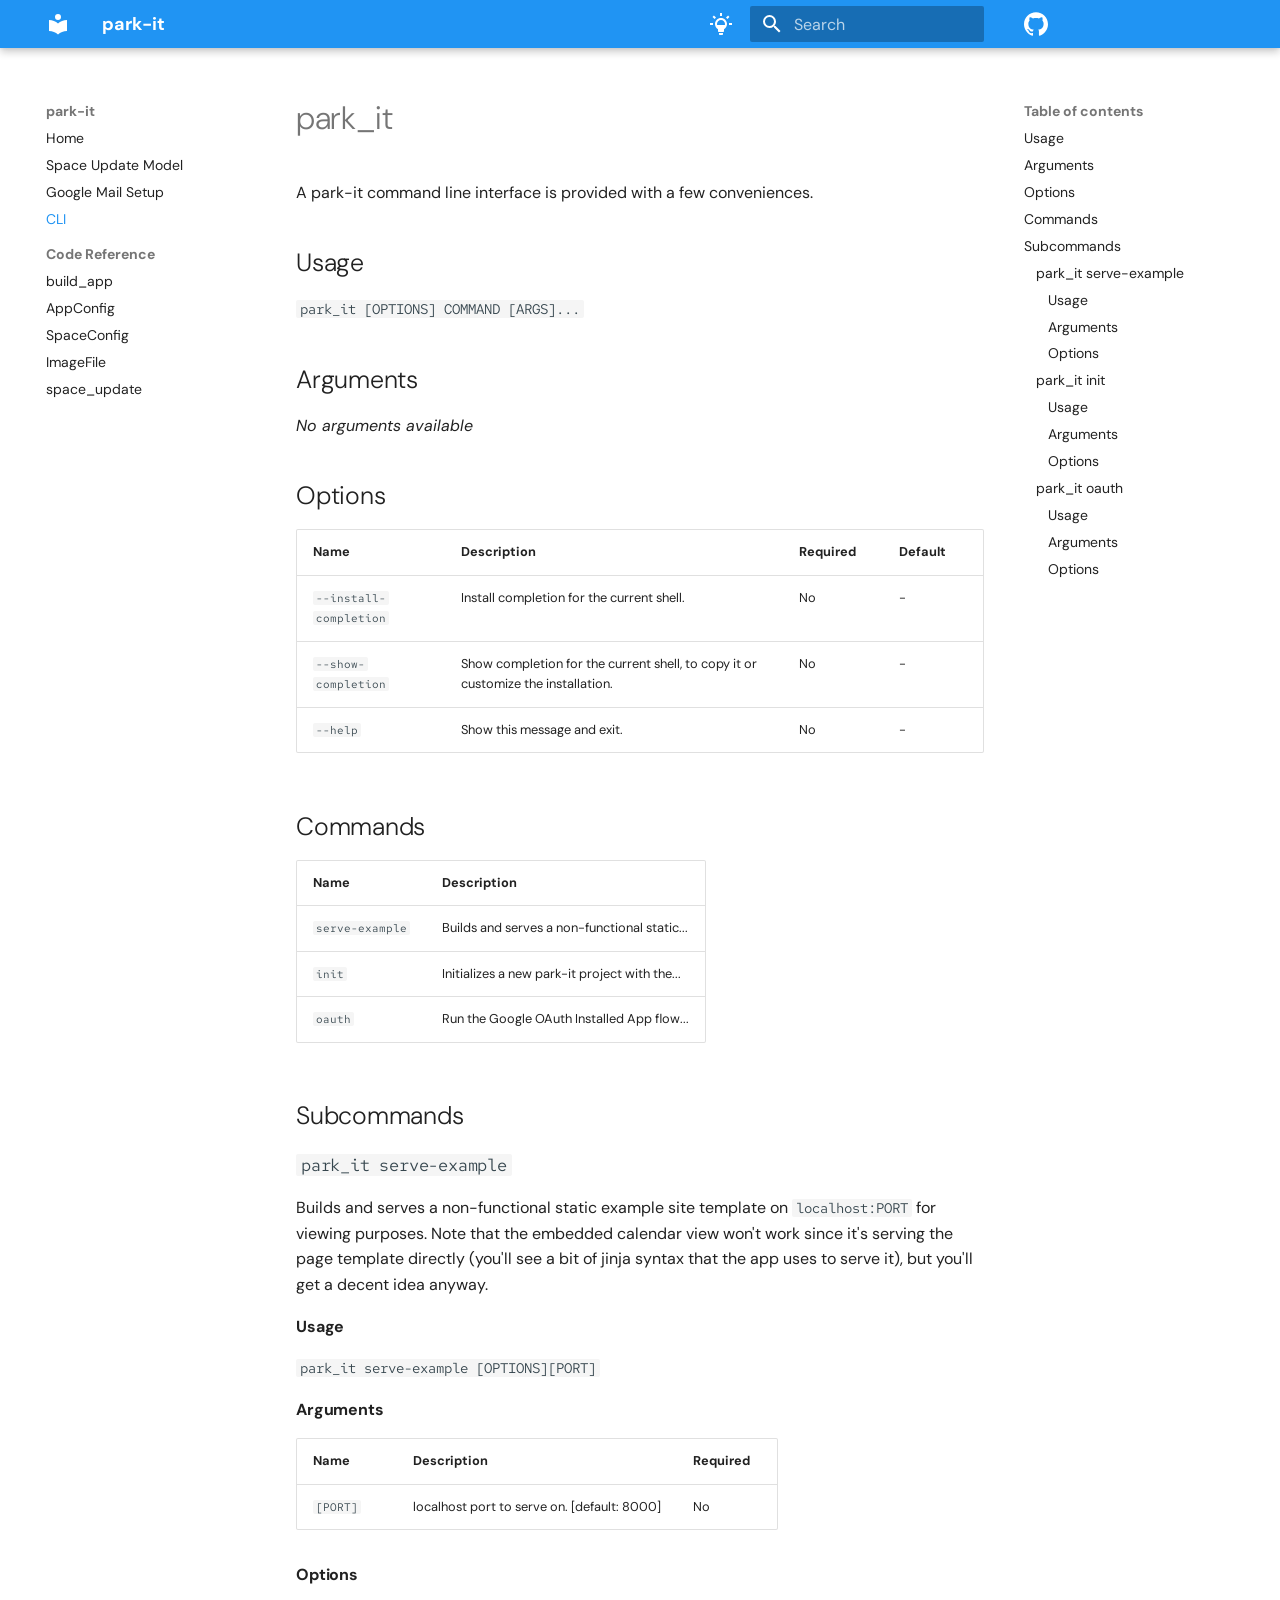
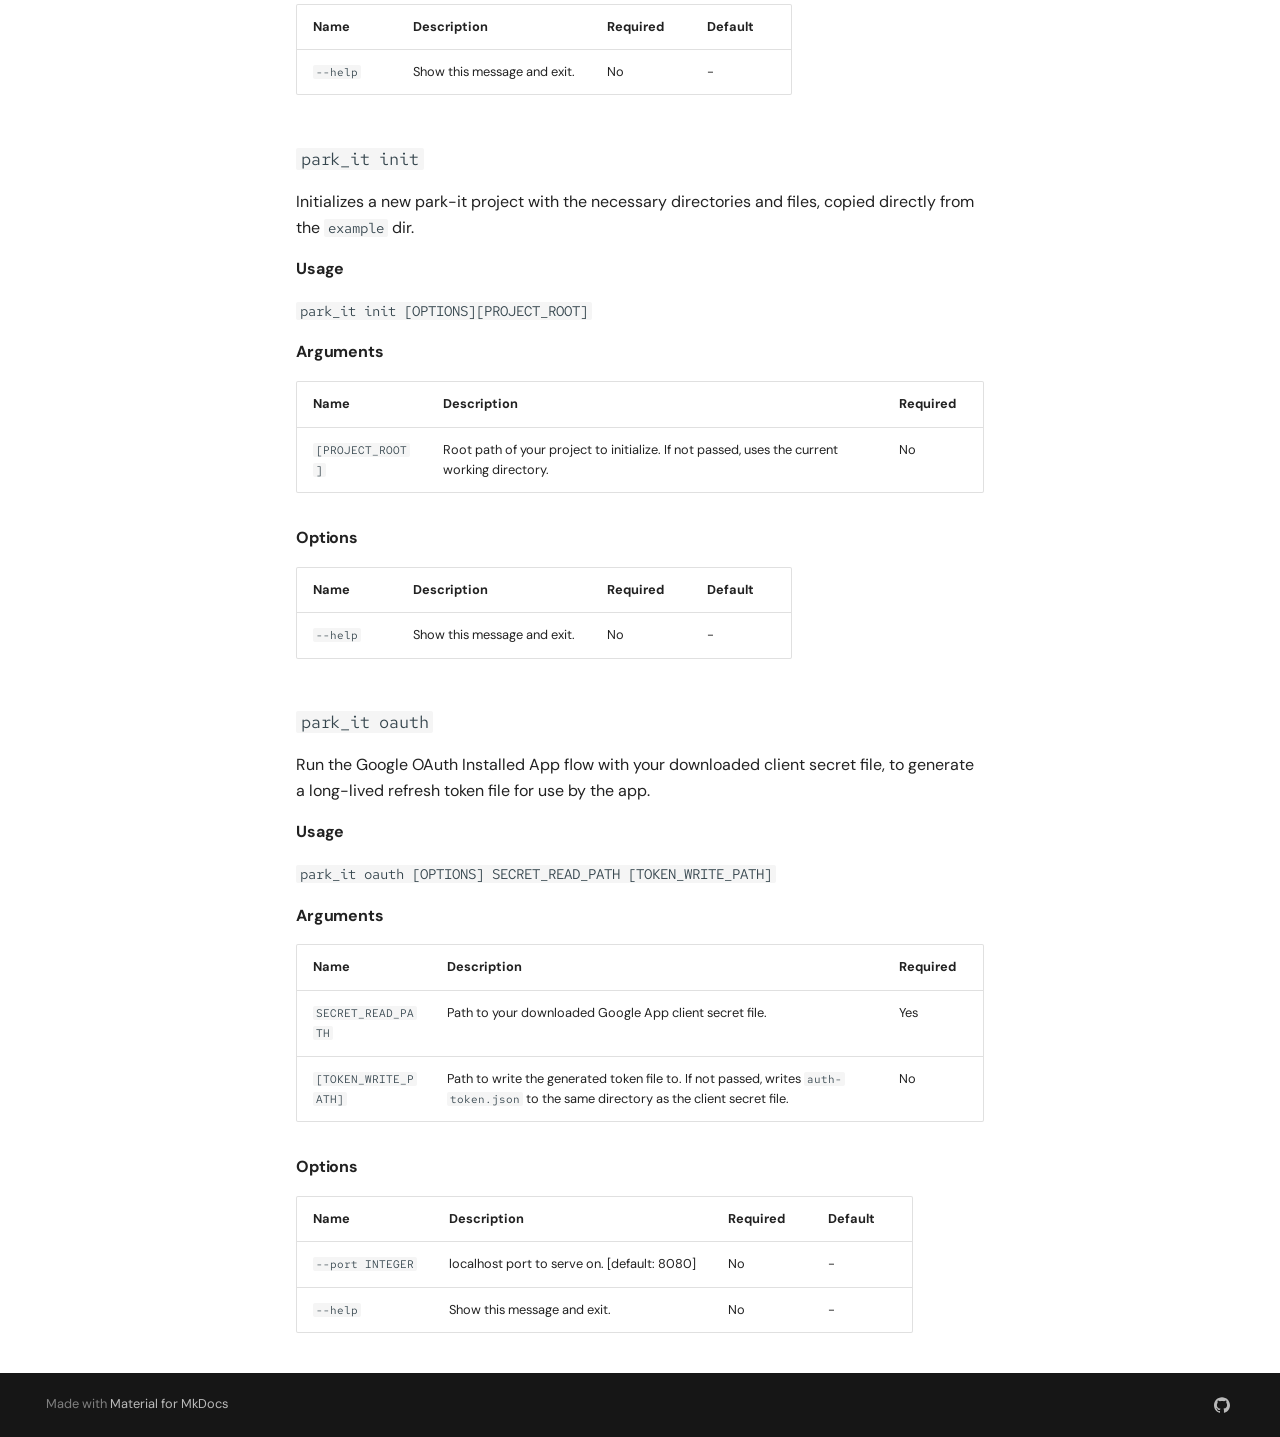
<file: cli/index.html>
<!doctype html>
<html lang="en" class="no-js">
  <head>
    
      <meta charset="utf-8">
      <meta name="viewport" content="width=device-width,initial-scale=1">
      
      
      
        <link rel="canonical" href="https://joshhubert-dsp.github.io/park-it/cli/">
      
      
        <link rel="prev" href="../gmail-setup/">
      
      
        <link rel="next" href="../reference/build_app/">
      
      
        
      
      
      <link rel="icon" href="../assets/images/favicon.png">
      <meta name="generator" content="mkdocs-1.6.1, mkdocs-material-9.7.6">
    
    
      
        <title>CLI - park-it</title>
      
    
    
      <link rel="stylesheet" href="../assets/stylesheets/main.484c7ddc.min.css">
      
        
        <link rel="stylesheet" href="../assets/stylesheets/palette.ab4e12ef.min.css">
      
      


    
    
      
    
    
      
        
        
        <link rel="preconnect" href="https://fonts.gstatic.com" crossorigin>
        <link rel="stylesheet" href="https://fonts.googleapis.com/css?family=DM+Sans:300,300i,400,400i,700,700i%7CRed+Hat+Mono:400,400i,700,700i&display=fallback">
        <style>:root{--md-text-font:"DM Sans";--md-code-font:"Red Hat Mono"}</style>
      
    
    
      <link rel="stylesheet" href="../assets/_mkdocstrings.css">
    
      <link rel="stylesheet" href="../stylesheets/extra.css">
    
    <script>__md_scope=new URL("..",location),__md_hash=e=>[...e].reduce(((e,_)=>(e<<5)-e+_.charCodeAt(0)),0),__md_get=(e,_=localStorage,t=__md_scope)=>JSON.parse(_.getItem(t.pathname+"."+e)),__md_set=(e,_,t=localStorage,a=__md_scope)=>{try{t.setItem(a.pathname+"."+e,JSON.stringify(_))}catch(e){}}</script>
    
      

    
    
  </head>
  
  
    
    
      
    
    
    
    
    <body dir="ltr" data-md-color-scheme="default" data-md-color-primary="blue" data-md-color-accent="deep-purple">
  
    
    <input class="md-toggle" data-md-toggle="drawer" type="checkbox" id="__drawer" autocomplete="off">
    <input class="md-toggle" data-md-toggle="search" type="checkbox" id="__search" autocomplete="off">
    <label class="md-overlay" for="__drawer"></label>
    <div data-md-component="skip">
      
        
        <a href="#park_it" class="md-skip">
          Skip to content
        </a>
      
    </div>
    <div data-md-component="announce">
      
    </div>
    
    
      

  

<header class="md-header md-header--shadow" data-md-component="header">
  <nav class="md-header__inner md-grid" aria-label="Header">
    <a href=".." title="park-it" class="md-header__button md-logo" aria-label="park-it" data-md-component="logo">
      
  
  <svg xmlns="http://www.w3.org/2000/svg" viewBox="0 0 24 24"><path d="M12 8a3 3 0 0 0 3-3 3 3 0 0 0-3-3 3 3 0 0 0-3 3 3 3 0 0 0 3 3m0 3.54C9.64 9.35 6.5 8 3 8v11c3.5 0 6.64 1.35 9 3.54 2.36-2.19 5.5-3.54 9-3.54V8c-3.5 0-6.64 1.35-9 3.54"/></svg>

    </a>
    <label class="md-header__button md-icon" for="__drawer">
      
      <svg xmlns="http://www.w3.org/2000/svg" viewBox="0 0 24 24"><path d="M3 6h18v2H3zm0 5h18v2H3zm0 5h18v2H3z"/></svg>
    </label>
    <div class="md-header__title" data-md-component="header-title">
      <div class="md-header__ellipsis">
        <div class="md-header__topic">
          <span class="md-ellipsis">
            park-it
          </span>
        </div>
        <div class="md-header__topic" data-md-component="header-topic">
          <span class="md-ellipsis">
            
              CLI
            
          </span>
        </div>
      </div>
    </div>
    
      
        <form class="md-header__option" data-md-component="palette">
  
    
    
    
    <input class="md-option" data-md-color-media="(prefers-color-scheme)" data-md-color-scheme="default" data-md-color-primary="blue" data-md-color-accent="deep-purple"  aria-label="Using system preference. Switch to dark mode"  type="radio" name="__palette" id="__palette_0">
    
      <label class="md-header__button md-icon" title="Using system preference. Switch to dark mode" for="__palette_1" hidden>
        <svg xmlns="http://www.w3.org/2000/svg" viewBox="0 0 24 24"><path d="M1 11h3v2H1zm9 11c0 .6.4 1 1 1h2c.6 0 1-.4 1-1v-1h-4zm3-21h-2v3h2zM4.9 3.5 3.5 4.9 5.6 7 7 5.6zM20 11v2h3v-2zm-.9-7.5L17 5.6 18.4 7l2.1-2.1zM18 12c0 2.2-1.2 4.2-3 5.2V19c0 .6-.4 1-1 1h-4c-.6 0-1-.4-1-1v-1.8c-1.8-1-3-3-3-5.2 0-3.3 2.7-6 6-6s6 2.7 6 6M8 12c0 .35.05.68.14 1h7.72c.09-.32.14-.65.14-1 0-2.21-1.79-4-4-4s-4 1.79-4 4"/></svg>
      </label>
    
  
    
    
    
    <input class="md-option" data-md-color-media="(prefers-color-scheme: dark)" data-md-color-scheme="slate" data-md-color-primary="blue" data-md-color-accent="deep-purple"  aria-label="Using dark mode. Switch to light mode."  type="radio" name="__palette" id="__palette_1">
    
      <label class="md-header__button md-icon" title="Using dark mode. Switch to light mode." for="__palette_2" hidden>
        <svg xmlns="http://www.w3.org/2000/svg" viewBox="0 0 24 24"><path d="M20 11h3v2h-3zM1 11h3v2H1zM13 1v3h-2V1zM4.92 3.5l2.13 2.14-1.42 1.41L3.5 4.93zm12.03 2.13 2.12-2.13 1.43 1.43-2.13 2.12zM12 6a6 6 0 0 1 6 6c0 2.22-1.21 4.16-3 5.2V19a1 1 0 0 1-1 1h-4a1 1 0 0 1-1-1v-1.8c-1.79-1.04-3-2.98-3-5.2a6 6 0 0 1 6-6m2 15v1a1 1 0 0 1-1 1h-2a1 1 0 0 1-1-1v-1zm-3-3h2v-2.13c1.73-.44 3-2.01 3-3.87a4 4 0 0 0-4-4 4 4 0 0 0-4 4c0 1.86 1.27 3.43 3 3.87z"/></svg>
      </label>
    
  
    
    
    
    <input class="md-option" data-md-color-media="(prefers-color-scheme: light)" data-md-color-scheme="default" data-md-color-primary="blue" data-md-color-accent="deep-purple"  aria-label="Using light mode. Switch to system preference."  type="radio" name="__palette" id="__palette_2">
    
      <label class="md-header__button md-icon" title="Using light mode. Switch to system preference." for="__palette_0" hidden>
        <svg xmlns="http://www.w3.org/2000/svg" viewBox="0 0 24 24"><path d="M12 6a6 6 0 0 1 6 6c0 2.22-1.21 4.16-3 5.2V19a1 1 0 0 1-1 1h-4a1 1 0 0 1-1-1v-1.8c-1.79-1.04-3-2.98-3-5.2a6 6 0 0 1 6-6m2 15v1a1 1 0 0 1-1 1h-2a1 1 0 0 1-1-1v-1zm6-10h3v2h-3zM1 11h3v2H1zM13 1v3h-2V1zM4.92 3.5l2.13 2.14-1.42 1.41L3.5 4.93zm12.03 2.13 2.12-2.13 1.43 1.43-2.13 2.12z"/></svg>
      </label>
    
  
</form>
      
    
    
      <script>var palette=__md_get("__palette");if(palette&&palette.color){if("(prefers-color-scheme)"===palette.color.media){var media=matchMedia("(prefers-color-scheme: light)"),input=document.querySelector(media.matches?"[data-md-color-media='(prefers-color-scheme: light)']":"[data-md-color-media='(prefers-color-scheme: dark)']");palette.color.media=input.getAttribute("data-md-color-media"),palette.color.scheme=input.getAttribute("data-md-color-scheme"),palette.color.primary=input.getAttribute("data-md-color-primary"),palette.color.accent=input.getAttribute("data-md-color-accent")}for(var[key,value]of Object.entries(palette.color))document.body.setAttribute("data-md-color-"+key,value)}</script>
    
    
    
      
      
        <label class="md-header__button md-icon" for="__search">
          
          <svg xmlns="http://www.w3.org/2000/svg" viewBox="0 0 24 24"><path d="M9.5 3A6.5 6.5 0 0 1 16 9.5c0 1.61-.59 3.09-1.56 4.23l.27.27h.79l5 5-1.5 1.5-5-5v-.79l-.27-.27A6.52 6.52 0 0 1 9.5 16 6.5 6.5 0 0 1 3 9.5 6.5 6.5 0 0 1 9.5 3m0 2C7 5 5 7 5 9.5S7 14 9.5 14 14 12 14 9.5 12 5 9.5 5"/></svg>
        </label>
        <div class="md-search" data-md-component="search" role="dialog">
  <label class="md-search__overlay" for="__search"></label>
  <div class="md-search__inner" role="search">
    <form class="md-search__form" name="search">
      <input type="text" class="md-search__input" name="query" aria-label="Search" placeholder="Search" autocapitalize="off" autocorrect="off" autocomplete="off" spellcheck="false" data-md-component="search-query" required>
      <label class="md-search__icon md-icon" for="__search">
        
        <svg xmlns="http://www.w3.org/2000/svg" viewBox="0 0 24 24"><path d="M9.5 3A6.5 6.5 0 0 1 16 9.5c0 1.61-.59 3.09-1.56 4.23l.27.27h.79l5 5-1.5 1.5-5-5v-.79l-.27-.27A6.52 6.52 0 0 1 9.5 16 6.5 6.5 0 0 1 3 9.5 6.5 6.5 0 0 1 9.5 3m0 2C7 5 5 7 5 9.5S7 14 9.5 14 14 12 14 9.5 12 5 9.5 5"/></svg>
        
        <svg xmlns="http://www.w3.org/2000/svg" viewBox="0 0 24 24"><path d="M20 11v2H8l5.5 5.5-1.42 1.42L4.16 12l7.92-7.92L13.5 5.5 8 11z"/></svg>
      </label>
      <nav class="md-search__options" aria-label="Search">
        
        <button type="reset" class="md-search__icon md-icon" title="Clear" aria-label="Clear" tabindex="-1">
          
          <svg xmlns="http://www.w3.org/2000/svg" viewBox="0 0 24 24"><path d="M19 6.41 17.59 5 12 10.59 6.41 5 5 6.41 10.59 12 5 17.59 6.41 19 12 13.41 17.59 19 19 17.59 13.41 12z"/></svg>
        </button>
      </nav>
      
    </form>
    <div class="md-search__output">
      <div class="md-search__scrollwrap" tabindex="0" data-md-scrollfix>
        <div class="md-search-result" data-md-component="search-result">
          <div class="md-search-result__meta">
            Initializing search
          </div>
          <ol class="md-search-result__list" role="presentation"></ol>
        </div>
      </div>
    </div>
  </div>
</div>
      
    
    
      <div class="md-header__source">
        <a href="https://github.com/joshhubert-dsp/park-it" title="Go to repository" class="md-source" data-md-component="source">
  <div class="md-source__icon md-icon">
    
    <svg xmlns="http://www.w3.org/2000/svg" viewBox="0 0 24 24"><path d="M12 .297c-6.63 0-12 5.373-12 12 0 5.303 3.438 9.8 8.205 11.385.6.113.82-.258.82-.577 0-.285-.01-1.04-.015-2.04-3.338.724-4.042-1.61-4.042-1.61C4.422 18.07 3.633 17.7 3.633 17.7c-1.087-.744.084-.729.084-.729 1.205.084 1.838 1.236 1.838 1.236 1.07 1.835 2.809 1.305 3.495.998.108-.776.417-1.305.76-1.605-2.665-.3-5.466-1.332-5.466-5.93 0-1.31.465-2.38 1.235-3.22-.135-.303-.54-1.523.105-3.176 0 0 1.005-.322 3.3 1.23.96-.267 1.98-.399 3-.405 1.02.006 2.04.138 3 .405 2.28-1.552 3.285-1.23 3.285-1.23.645 1.653.24 2.873.12 3.176.765.84 1.23 1.91 1.23 3.22 0 4.61-2.805 5.625-5.475 5.92.42.36.81 1.096.81 2.22 0 1.606-.015 2.896-.015 3.286 0 .315.21.69.825.57C20.565 22.092 24 17.592 24 12.297c0-6.627-5.373-12-12-12"/></svg>
  </div>
  <div class="md-source__repository">
    GitHub
  </div>
</a>
      </div>
    
  </nav>
  
</header>
    
    <div class="md-container" data-md-component="container">
      
      
        
          
        
      
      <main class="md-main" data-md-component="main">
        <div class="md-main__inner md-grid">
          
            
              
              <div class="md-sidebar md-sidebar--primary" data-md-component="sidebar" data-md-type="navigation" >
                <div class="md-sidebar__scrollwrap">
                  <div class="md-sidebar__inner">
                    



<nav class="md-nav md-nav--primary" aria-label="Navigation" data-md-level="0">
  <label class="md-nav__title" for="__drawer">
    <a href=".." title="park-it" class="md-nav__button md-logo" aria-label="park-it" data-md-component="logo">
      
  
  <svg xmlns="http://www.w3.org/2000/svg" viewBox="0 0 24 24"><path d="M12 8a3 3 0 0 0 3-3 3 3 0 0 0-3-3 3 3 0 0 0-3 3 3 3 0 0 0 3 3m0 3.54C9.64 9.35 6.5 8 3 8v11c3.5 0 6.64 1.35 9 3.54 2.36-2.19 5.5-3.54 9-3.54V8c-3.5 0-6.64 1.35-9 3.54"/></svg>

    </a>
    park-it
  </label>
  
    <div class="md-nav__source">
      <a href="https://github.com/joshhubert-dsp/park-it" title="Go to repository" class="md-source" data-md-component="source">
  <div class="md-source__icon md-icon">
    
    <svg xmlns="http://www.w3.org/2000/svg" viewBox="0 0 24 24"><path d="M12 .297c-6.63 0-12 5.373-12 12 0 5.303 3.438 9.8 8.205 11.385.6.113.82-.258.82-.577 0-.285-.01-1.04-.015-2.04-3.338.724-4.042-1.61-4.042-1.61C4.422 18.07 3.633 17.7 3.633 17.7c-1.087-.744.084-.729.084-.729 1.205.084 1.838 1.236 1.838 1.236 1.07 1.835 2.809 1.305 3.495.998.108-.776.417-1.305.76-1.605-2.665-.3-5.466-1.332-5.466-5.93 0-1.31.465-2.38 1.235-3.22-.135-.303-.54-1.523.105-3.176 0 0 1.005-.322 3.3 1.23.96-.267 1.98-.399 3-.405 1.02.006 2.04.138 3 .405 2.28-1.552 3.285-1.23 3.285-1.23.645 1.653.24 2.873.12 3.176.765.84 1.23 1.91 1.23 3.22 0 4.61-2.805 5.625-5.475 5.92.42.36.81 1.096.81 2.22 0 1.606-.015 2.896-.015 3.286 0 .315.21.69.825.57C20.565 22.092 24 17.592 24 12.297c0-6.627-5.373-12-12-12"/></svg>
  </div>
  <div class="md-source__repository">
    GitHub
  </div>
</a>
    </div>
  
  <ul class="md-nav__list" data-md-scrollfix>
    
      
      
  
  
  
  
    <li class="md-nav__item">
      <a href=".." class="md-nav__link">
        
  
  
  <span class="md-ellipsis">
    
  
    Home
  

    
  </span>
  
  

      </a>
    </li>
  

    
      
      
  
  
  
  
    <li class="md-nav__item">
      <a href="../model-gen/" class="md-nav__link">
        
  
  
  <span class="md-ellipsis">
    
  
    Space Update Model
  

    
  </span>
  
  

      </a>
    </li>
  

    
      
      
  
  
  
  
    <li class="md-nav__item">
      <a href="../gmail-setup/" class="md-nav__link">
        
  
  
  <span class="md-ellipsis">
    
  
    Google Mail Setup
  

    
  </span>
  
  

      </a>
    </li>
  

    
      
      
  
  
    
  
  
  
    <li class="md-nav__item md-nav__item--active">
      
      <input class="md-nav__toggle md-toggle" type="checkbox" id="__toc">
      
      
        
      
      
        <label class="md-nav__link md-nav__link--active" for="__toc">
          
  
  
  <span class="md-ellipsis">
    
  
    CLI
  

    
  </span>
  
  

          <span class="md-nav__icon md-icon"></span>
        </label>
      
      <a href="./" class="md-nav__link md-nav__link--active">
        
  
  
  <span class="md-ellipsis">
    
  
    CLI
  

    
  </span>
  
  

      </a>
      
        

<nav class="md-nav md-nav--secondary" aria-label="Table of contents">
  
  
  
    
  
  
    <label class="md-nav__title" for="__toc">
      <span class="md-nav__icon md-icon"></span>
      Table of contents
    </label>
    <ul class="md-nav__list" data-md-component="toc" data-md-scrollfix>
      
        <li class="md-nav__item">
  <a href="#usage" class="md-nav__link">
    <span class="md-ellipsis">
      
        Usage
      
    </span>
  </a>
  
</li>
      
        <li class="md-nav__item">
  <a href="#arguments" class="md-nav__link">
    <span class="md-ellipsis">
      
        Arguments
      
    </span>
  </a>
  
</li>
      
        <li class="md-nav__item">
  <a href="#options" class="md-nav__link">
    <span class="md-ellipsis">
      
        Options
      
    </span>
  </a>
  
</li>
      
        <li class="md-nav__item">
  <a href="#commands" class="md-nav__link">
    <span class="md-ellipsis">
      
        Commands
      
    </span>
  </a>
  
</li>
      
        <li class="md-nav__item">
  <a href="#subcommands" class="md-nav__link">
    <span class="md-ellipsis">
      
        Subcommands
      
    </span>
  </a>
  
    <nav class="md-nav" aria-label="Subcommands">
      <ul class="md-nav__list">
        
          <li class="md-nav__item">
  <a href="#park_it-serve-example" class="md-nav__link">
    <span class="md-ellipsis">
      
        park_it serve-example
      
    </span>
  </a>
  
    <nav class="md-nav" aria-label="park_it serve-example">
      <ul class="md-nav__list">
        
          <li class="md-nav__item">
  <a href="#usage_1" class="md-nav__link">
    <span class="md-ellipsis">
      
        Usage
      
    </span>
  </a>
  
</li>
        
          <li class="md-nav__item">
  <a href="#arguments_1" class="md-nav__link">
    <span class="md-ellipsis">
      
        Arguments
      
    </span>
  </a>
  
</li>
        
          <li class="md-nav__item">
  <a href="#options_1" class="md-nav__link">
    <span class="md-ellipsis">
      
        Options
      
    </span>
  </a>
  
</li>
        
      </ul>
    </nav>
  
</li>
        
          <li class="md-nav__item">
  <a href="#park_it-init" class="md-nav__link">
    <span class="md-ellipsis">
      
        park_it init
      
    </span>
  </a>
  
    <nav class="md-nav" aria-label="park_it init">
      <ul class="md-nav__list">
        
          <li class="md-nav__item">
  <a href="#usage_2" class="md-nav__link">
    <span class="md-ellipsis">
      
        Usage
      
    </span>
  </a>
  
</li>
        
          <li class="md-nav__item">
  <a href="#arguments_2" class="md-nav__link">
    <span class="md-ellipsis">
      
        Arguments
      
    </span>
  </a>
  
</li>
        
          <li class="md-nav__item">
  <a href="#options_2" class="md-nav__link">
    <span class="md-ellipsis">
      
        Options
      
    </span>
  </a>
  
</li>
        
      </ul>
    </nav>
  
</li>
        
          <li class="md-nav__item">
  <a href="#park_it-oauth" class="md-nav__link">
    <span class="md-ellipsis">
      
        park_it oauth
      
    </span>
  </a>
  
    <nav class="md-nav" aria-label="park_it oauth">
      <ul class="md-nav__list">
        
          <li class="md-nav__item">
  <a href="#usage_3" class="md-nav__link">
    <span class="md-ellipsis">
      
        Usage
      
    </span>
  </a>
  
</li>
        
          <li class="md-nav__item">
  <a href="#arguments_3" class="md-nav__link">
    <span class="md-ellipsis">
      
        Arguments
      
    </span>
  </a>
  
</li>
        
          <li class="md-nav__item">
  <a href="#options_3" class="md-nav__link">
    <span class="md-ellipsis">
      
        Options
      
    </span>
  </a>
  
</li>
        
      </ul>
    </nav>
  
</li>
        
      </ul>
    </nav>
  
</li>
      
    </ul>
  
</nav>
      
    </li>
  

    
      
      
  
  
  
  
    
    
    
    
      
        
        
      
    
    
    <li class="md-nav__item md-nav__item--section md-nav__item--nested">
      
        
        
          
        
        <input class="md-nav__toggle md-toggle md-toggle--indeterminate" type="checkbox" id="__nav_5" >
        
          
          <label class="md-nav__link" for="__nav_5" id="__nav_5_label" tabindex="">
            
  
  
  <span class="md-ellipsis">
    
  
    Code Reference
  

    
  </span>
  
  

            <span class="md-nav__icon md-icon"></span>
          </label>
        
        <nav class="md-nav" data-md-level="1" aria-labelledby="__nav_5_label" aria-expanded="false">
          <label class="md-nav__title" for="__nav_5">
            <span class="md-nav__icon md-icon"></span>
            
  
    Code Reference
  

          </label>
          <ul class="md-nav__list" data-md-scrollfix>
            
              
                
  
  
  
  
    <li class="md-nav__item">
      <a href="../reference/build_app/" class="md-nav__link">
        
  
  
  <span class="md-ellipsis">
    
  
    build_app
  

    
  </span>
  
  

      </a>
    </li>
  

              
            
              
                
  
  
  
  
    <li class="md-nav__item">
      <a href="../reference/AppConfig/" class="md-nav__link">
        
  
  
  <span class="md-ellipsis">
    
  
    AppConfig
  

    
  </span>
  
  

      </a>
    </li>
  

              
            
              
                
  
  
  
  
    <li class="md-nav__item">
      <a href="../reference/SpaceConfig/" class="md-nav__link">
        
  
  
  <span class="md-ellipsis">
    
  
    SpaceConfig
  

    
  </span>
  
  

      </a>
    </li>
  

              
            
              
                
  
  
  
  
    <li class="md-nav__item">
      <a href="../reference/ImageFile/" class="md-nav__link">
        
  
  
  <span class="md-ellipsis">
    
  
    ImageFile
  

    
  </span>
  
  

      </a>
    </li>
  

              
            
              
                
  
  
  
  
    <li class="md-nav__item">
      <a href="../reference/space_update/" class="md-nav__link">
        
  
  
  <span class="md-ellipsis">
    
  
    space_update
  

    
  </span>
  
  

      </a>
    </li>
  

              
            
          </ul>
        </nav>
      
    </li>
  

    
  </ul>
</nav>
                  </div>
                </div>
              </div>
            
            
              
              <div class="md-sidebar md-sidebar--secondary" data-md-component="sidebar" data-md-type="toc" >
                <div class="md-sidebar__scrollwrap">
                  <div class="md-sidebar__inner">
                    

<nav class="md-nav md-nav--secondary" aria-label="Table of contents">
  
  
  
    
  
  
    <label class="md-nav__title" for="__toc">
      <span class="md-nav__icon md-icon"></span>
      Table of contents
    </label>
    <ul class="md-nav__list" data-md-component="toc" data-md-scrollfix>
      
        <li class="md-nav__item">
  <a href="#usage" class="md-nav__link">
    <span class="md-ellipsis">
      
        Usage
      
    </span>
  </a>
  
</li>
      
        <li class="md-nav__item">
  <a href="#arguments" class="md-nav__link">
    <span class="md-ellipsis">
      
        Arguments
      
    </span>
  </a>
  
</li>
      
        <li class="md-nav__item">
  <a href="#options" class="md-nav__link">
    <span class="md-ellipsis">
      
        Options
      
    </span>
  </a>
  
</li>
      
        <li class="md-nav__item">
  <a href="#commands" class="md-nav__link">
    <span class="md-ellipsis">
      
        Commands
      
    </span>
  </a>
  
</li>
      
        <li class="md-nav__item">
  <a href="#subcommands" class="md-nav__link">
    <span class="md-ellipsis">
      
        Subcommands
      
    </span>
  </a>
  
    <nav class="md-nav" aria-label="Subcommands">
      <ul class="md-nav__list">
        
          <li class="md-nav__item">
  <a href="#park_it-serve-example" class="md-nav__link">
    <span class="md-ellipsis">
      
        park_it serve-example
      
    </span>
  </a>
  
    <nav class="md-nav" aria-label="park_it serve-example">
      <ul class="md-nav__list">
        
          <li class="md-nav__item">
  <a href="#usage_1" class="md-nav__link">
    <span class="md-ellipsis">
      
        Usage
      
    </span>
  </a>
  
</li>
        
          <li class="md-nav__item">
  <a href="#arguments_1" class="md-nav__link">
    <span class="md-ellipsis">
      
        Arguments
      
    </span>
  </a>
  
</li>
        
          <li class="md-nav__item">
  <a href="#options_1" class="md-nav__link">
    <span class="md-ellipsis">
      
        Options
      
    </span>
  </a>
  
</li>
        
      </ul>
    </nav>
  
</li>
        
          <li class="md-nav__item">
  <a href="#park_it-init" class="md-nav__link">
    <span class="md-ellipsis">
      
        park_it init
      
    </span>
  </a>
  
    <nav class="md-nav" aria-label="park_it init">
      <ul class="md-nav__list">
        
          <li class="md-nav__item">
  <a href="#usage_2" class="md-nav__link">
    <span class="md-ellipsis">
      
        Usage
      
    </span>
  </a>
  
</li>
        
          <li class="md-nav__item">
  <a href="#arguments_2" class="md-nav__link">
    <span class="md-ellipsis">
      
        Arguments
      
    </span>
  </a>
  
</li>
        
          <li class="md-nav__item">
  <a href="#options_2" class="md-nav__link">
    <span class="md-ellipsis">
      
        Options
      
    </span>
  </a>
  
</li>
        
      </ul>
    </nav>
  
</li>
        
          <li class="md-nav__item">
  <a href="#park_it-oauth" class="md-nav__link">
    <span class="md-ellipsis">
      
        park_it oauth
      
    </span>
  </a>
  
    <nav class="md-nav" aria-label="park_it oauth">
      <ul class="md-nav__list">
        
          <li class="md-nav__item">
  <a href="#usage_3" class="md-nav__link">
    <span class="md-ellipsis">
      
        Usage
      
    </span>
  </a>
  
</li>
        
          <li class="md-nav__item">
  <a href="#arguments_3" class="md-nav__link">
    <span class="md-ellipsis">
      
        Arguments
      
    </span>
  </a>
  
</li>
        
          <li class="md-nav__item">
  <a href="#options_3" class="md-nav__link">
    <span class="md-ellipsis">
      
        Options
      
    </span>
  </a>
  
</li>
        
      </ul>
    </nav>
  
</li>
        
      </ul>
    </nav>
  
</li>
      
    </ul>
  
</nav>
                  </div>
                </div>
              </div>
            
          
          
            <div class="md-content" data-md-component="content">
              
                



  


              
              <article class="md-content__inner md-typeset">
                
                  


  
  


<div class="typer-docs">
<h1 id="park_it">park_it</h1>
<p>A park-it command line interface is provided with a few conveniences.</p>
<h2 id="usage">Usage</h2>
<p><code>park_it [OPTIONS] COMMAND [ARGS]...</code></p>
<h2 id="arguments">Arguments</h2>
<p><em>No arguments available</em></p>
<h2 id="options">Options</h2>
<table>
<thead>
<tr>
<th>Name</th>
<th>Description</th>
<th>Required</th>
<th>Default</th>
</tr>
</thead>
<tbody>
<tr>
<td><code>--install-completion</code></td>
<td>Install completion for the current shell.</td>
<td>No</td>
<td>-</td>
</tr>
<tr>
<td><code>--show-completion</code></td>
<td>Show completion for the current shell, to copy it or customize the installation.</td>
<td>No</td>
<td>-</td>
</tr>
<tr>
<td><code>--help</code></td>
<td>Show this message and exit.</td>
<td>No</td>
<td>-</td>
</tr>
</tbody>
</table>
<h2 id="commands">Commands</h2>
<table>
<thead>
<tr>
<th>Name</th>
<th>Description</th>
</tr>
</thead>
<tbody>
<tr>
<td><code>serve-example</code></td>
<td>Builds and serves a non-functional static...</td>
</tr>
<tr>
<td><code>init</code></td>
<td>Initializes a new park-it project with the...</td>
</tr>
<tr>
<td><code>oauth</code></td>
<td>Run the Google OAuth Installed App flow...</td>
</tr>
</tbody>
</table>
<h2 id="subcommands">Subcommands</h2>
<h3 id="park_it-serve-example"><code>park_it serve-example</code></h3>
<p>Builds and serves a non-functional static example site template on <code>localhost:PORT</code> for viewing purposes. Note that the embedded calendar view won't work since it's serving the page template directly (you'll see a bit of jinja syntax that the app uses to serve it), but you'll get a decent idea anyway.</p>
<h4 id="usage_1">Usage</h4>
<p><code>park_it serve-example [OPTIONS][PORT]</code></p>
<h4 id="arguments_1">Arguments</h4>
<table>
<thead>
<tr>
<th>Name</th>
<th>Description</th>
<th>Required</th>
</tr>
</thead>
<tbody>
<tr>
<td><code>[PORT]</code></td>
<td>localhost port to serve on.  [default: 8000]</td>
<td>No</td>
</tr>
</tbody>
</table>
<h4 id="options_1">Options</h4>
<table>
<thead>
<tr>
<th>Name</th>
<th>Description</th>
<th>Required</th>
<th>Default</th>
</tr>
</thead>
<tbody>
<tr>
<td><code>--help</code></td>
<td>Show this message and exit.</td>
<td>No</td>
<td>-</td>
</tr>
</tbody>
</table>
<h3 id="park_it-init"><code>park_it init</code></h3>
<p>Initializes a new park-it project with the necessary directories and files, copied directly from the <code>example</code> dir.</p>
<h4 id="usage_2">Usage</h4>
<p><code>park_it init [OPTIONS][PROJECT_ROOT]</code></p>
<h4 id="arguments_2">Arguments</h4>
<table>
<thead>
<tr>
<th>Name</th>
<th>Description</th>
<th>Required</th>
</tr>
</thead>
<tbody>
<tr>
<td><code>[PROJECT_ROOT]</code></td>
<td>Root path of your project to initialize. If not passed, uses the current working directory.</td>
<td>No</td>
</tr>
</tbody>
</table>
<h4 id="options_2">Options</h4>
<table>
<thead>
<tr>
<th>Name</th>
<th>Description</th>
<th>Required</th>
<th>Default</th>
</tr>
</thead>
<tbody>
<tr>
<td><code>--help</code></td>
<td>Show this message and exit.</td>
<td>No</td>
<td>-</td>
</tr>
</tbody>
</table>
<h3 id="park_it-oauth"><code>park_it oauth</code></h3>
<p>Run the Google OAuth Installed App flow with your downloaded client secret file, to generate a long-lived refresh token file for use by the app.</p>
<h4 id="usage_3">Usage</h4>
<p><code>park_it oauth [OPTIONS] SECRET_READ_PATH [TOKEN_WRITE_PATH]</code></p>
<h4 id="arguments_3">Arguments</h4>
<table>
<thead>
<tr>
<th>Name</th>
<th>Description</th>
<th>Required</th>
</tr>
</thead>
<tbody>
<tr>
<td><code>SECRET_READ_PATH</code></td>
<td>Path to your downloaded Google App client secret file.</td>
<td>Yes</td>
</tr>
<tr>
<td><code>[TOKEN_WRITE_PATH]</code></td>
<td>Path to write the generated token file to. If not passed, writes <code>auth-token.json</code> to the same directory as the client secret file.</td>
<td>No</td>
</tr>
</tbody>
</table>
<h4 id="options_3">Options</h4>
<table>
<thead>
<tr>
<th>Name</th>
<th>Description</th>
<th>Required</th>
<th>Default</th>
</tr>
</thead>
<tbody>
<tr>
<td><code>--port INTEGER</code></td>
<td>localhost port to serve on.  [default: 8080]</td>
<td>No</td>
<td>-</td>
</tr>
<tr>
<td><code>--help</code></td>
<td>Show this message and exit.</td>
<td>No</td>
<td>-</td>
</tr>
</tbody>
</table>
</div>












                
              </article>
            </div>
          
          
  <script>var tabs=__md_get("__tabs");if(Array.isArray(tabs))e:for(var set of document.querySelectorAll(".tabbed-set")){var labels=set.querySelector(".tabbed-labels");for(var tab of tabs)for(var label of labels.getElementsByTagName("label"))if(label.innerText.trim()===tab){var input=document.getElementById(label.htmlFor);input.checked=!0;continue e}}</script>

<script>var target=document.getElementById(location.hash.slice(1));target&&target.name&&(target.checked=target.name.startsWith("__tabbed_"))</script>
        </div>
        
      </main>
      
        <footer class="md-footer">
  
  <div class="md-footer-meta md-typeset">
    <div class="md-footer-meta__inner md-grid">
      <div class="md-copyright">
  
  
    Made with
    <a href="https://squidfunk.github.io/mkdocs-material/" target="_blank" rel="noopener">
      Material for MkDocs
    </a>
  
</div>
      
        
<div class="md-social">
  
    
    
    
    
      
      
    
    <a href="https://github.com/joshhubert-dsp/park-it" target="_blank" rel="noopener" title="github.com" class="md-social__link">
      <svg xmlns="http://www.w3.org/2000/svg" viewBox="0 0 24 24"><path d="M12 .297c-6.63 0-12 5.373-12 12 0 5.303 3.438 9.8 8.205 11.385.6.113.82-.258.82-.577 0-.285-.01-1.04-.015-2.04-3.338.724-4.042-1.61-4.042-1.61C4.422 18.07 3.633 17.7 3.633 17.7c-1.087-.744.084-.729.084-.729 1.205.084 1.838 1.236 1.838 1.236 1.07 1.835 2.809 1.305 3.495.998.108-.776.417-1.305.76-1.605-2.665-.3-5.466-1.332-5.466-5.93 0-1.31.465-2.38 1.235-3.22-.135-.303-.54-1.523.105-3.176 0 0 1.005-.322 3.3 1.23.96-.267 1.98-.399 3-.405 1.02.006 2.04.138 3 .405 2.28-1.552 3.285-1.23 3.285-1.23.645 1.653.24 2.873.12 3.176.765.84 1.23 1.91 1.23 3.22 0 4.61-2.805 5.625-5.475 5.92.42.36.81 1.096.81 2.22 0 1.606-.015 2.896-.015 3.286 0 .315.21.69.825.57C20.565 22.092 24 17.592 24 12.297c0-6.627-5.373-12-12-12"/></svg>
    </a>
  
</div>
      
    </div>
  </div>
</footer>
      
    </div>
    <div class="md-dialog" data-md-component="dialog">
      <div class="md-dialog__inner md-typeset"></div>
    </div>
    
    
    
      
      
      <script id="__config" type="application/json">{"annotate": null, "base": "..", "features": ["content.tabs.link", "content.code.copy", "navigation.sections", "navigation.expand", "navigation.path", "navigation.tracking"], "search": "../assets/javascripts/workers/search.2c215733.min.js", "tags": null, "translations": {"clipboard.copied": "Copied to clipboard", "clipboard.copy": "Copy to clipboard", "search.result.more.one": "1 more on this page", "search.result.more.other": "# more on this page", "search.result.none": "No matching documents", "search.result.one": "1 matching document", "search.result.other": "# matching documents", "search.result.placeholder": "Type to start searching", "search.result.term.missing": "Missing", "select.version": "Select version"}, "version": null}</script>
    
    
      <script src="../assets/javascripts/bundle.79ae519e.min.js"></script>
      
    
  </body>
</html>
</file>
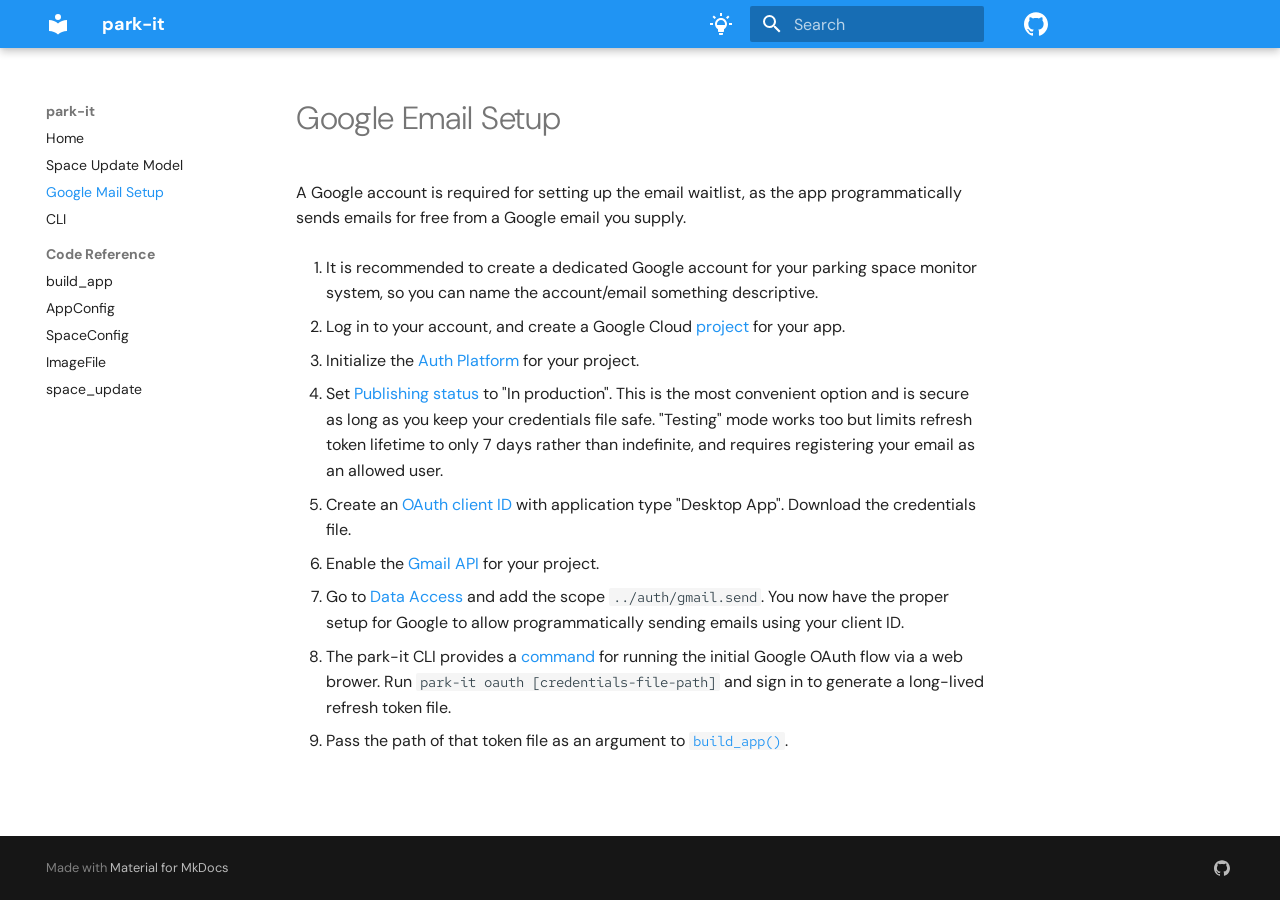
<file: gmail-setup/index.html>
<!doctype html>
<html lang="en" class="no-js">
  <head>
    
      <meta charset="utf-8">
      <meta name="viewport" content="width=device-width,initial-scale=1">
      
      
      
        <link rel="canonical" href="https://joshhubert-dsp.github.io/park-it/gmail-setup/">
      
      
        <link rel="prev" href="../model-gen/">
      
      
        <link rel="next" href="../cli/">
      
      
        
      
      
      <link rel="icon" href="../assets/images/favicon.png">
      <meta name="generator" content="mkdocs-1.6.1, mkdocs-material-9.7.6">
    
    
      
        <title>Google Mail Setup - park-it</title>
      
    
    
      <link rel="stylesheet" href="../assets/stylesheets/main.484c7ddc.min.css">
      
        
        <link rel="stylesheet" href="../assets/stylesheets/palette.ab4e12ef.min.css">
      
      


    
    
      
    
    
      
        
        
        <link rel="preconnect" href="https://fonts.gstatic.com" crossorigin>
        <link rel="stylesheet" href="https://fonts.googleapis.com/css?family=DM+Sans:300,300i,400,400i,700,700i%7CRed+Hat+Mono:400,400i,700,700i&display=fallback">
        <style>:root{--md-text-font:"DM Sans";--md-code-font:"Red Hat Mono"}</style>
      
    
    
      <link rel="stylesheet" href="../assets/_mkdocstrings.css">
    
      <link rel="stylesheet" href="../stylesheets/extra.css">
    
    <script>__md_scope=new URL("..",location),__md_hash=e=>[...e].reduce(((e,_)=>(e<<5)-e+_.charCodeAt(0)),0),__md_get=(e,_=localStorage,t=__md_scope)=>JSON.parse(_.getItem(t.pathname+"."+e)),__md_set=(e,_,t=localStorage,a=__md_scope)=>{try{t.setItem(a.pathname+"."+e,JSON.stringify(_))}catch(e){}}</script>
    
      

    
    
  </head>
  
  
    
    
      
    
    
    
    
    <body dir="ltr" data-md-color-scheme="default" data-md-color-primary="blue" data-md-color-accent="deep-purple">
  
    
    <input class="md-toggle" data-md-toggle="drawer" type="checkbox" id="__drawer" autocomplete="off">
    <input class="md-toggle" data-md-toggle="search" type="checkbox" id="__search" autocomplete="off">
    <label class="md-overlay" for="__drawer"></label>
    <div data-md-component="skip">
      
        
        <a href="#google-email-setup" class="md-skip">
          Skip to content
        </a>
      
    </div>
    <div data-md-component="announce">
      
    </div>
    
    
      

  

<header class="md-header md-header--shadow" data-md-component="header">
  <nav class="md-header__inner md-grid" aria-label="Header">
    <a href=".." title="park-it" class="md-header__button md-logo" aria-label="park-it" data-md-component="logo">
      
  
  <svg xmlns="http://www.w3.org/2000/svg" viewBox="0 0 24 24"><path d="M12 8a3 3 0 0 0 3-3 3 3 0 0 0-3-3 3 3 0 0 0-3 3 3 3 0 0 0 3 3m0 3.54C9.64 9.35 6.5 8 3 8v11c3.5 0 6.64 1.35 9 3.54 2.36-2.19 5.5-3.54 9-3.54V8c-3.5 0-6.64 1.35-9 3.54"/></svg>

    </a>
    <label class="md-header__button md-icon" for="__drawer">
      
      <svg xmlns="http://www.w3.org/2000/svg" viewBox="0 0 24 24"><path d="M3 6h18v2H3zm0 5h18v2H3zm0 5h18v2H3z"/></svg>
    </label>
    <div class="md-header__title" data-md-component="header-title">
      <div class="md-header__ellipsis">
        <div class="md-header__topic">
          <span class="md-ellipsis">
            park-it
          </span>
        </div>
        <div class="md-header__topic" data-md-component="header-topic">
          <span class="md-ellipsis">
            
              Google Mail Setup
            
          </span>
        </div>
      </div>
    </div>
    
      
        <form class="md-header__option" data-md-component="palette">
  
    
    
    
    <input class="md-option" data-md-color-media="(prefers-color-scheme)" data-md-color-scheme="default" data-md-color-primary="blue" data-md-color-accent="deep-purple"  aria-label="Using system preference. Switch to dark mode"  type="radio" name="__palette" id="__palette_0">
    
      <label class="md-header__button md-icon" title="Using system preference. Switch to dark mode" for="__palette_1" hidden>
        <svg xmlns="http://www.w3.org/2000/svg" viewBox="0 0 24 24"><path d="M1 11h3v2H1zm9 11c0 .6.4 1 1 1h2c.6 0 1-.4 1-1v-1h-4zm3-21h-2v3h2zM4.9 3.5 3.5 4.9 5.6 7 7 5.6zM20 11v2h3v-2zm-.9-7.5L17 5.6 18.4 7l2.1-2.1zM18 12c0 2.2-1.2 4.2-3 5.2V19c0 .6-.4 1-1 1h-4c-.6 0-1-.4-1-1v-1.8c-1.8-1-3-3-3-5.2 0-3.3 2.7-6 6-6s6 2.7 6 6M8 12c0 .35.05.68.14 1h7.72c.09-.32.14-.65.14-1 0-2.21-1.79-4-4-4s-4 1.79-4 4"/></svg>
      </label>
    
  
    
    
    
    <input class="md-option" data-md-color-media="(prefers-color-scheme: dark)" data-md-color-scheme="slate" data-md-color-primary="blue" data-md-color-accent="deep-purple"  aria-label="Using dark mode. Switch to light mode."  type="radio" name="__palette" id="__palette_1">
    
      <label class="md-header__button md-icon" title="Using dark mode. Switch to light mode." for="__palette_2" hidden>
        <svg xmlns="http://www.w3.org/2000/svg" viewBox="0 0 24 24"><path d="M20 11h3v2h-3zM1 11h3v2H1zM13 1v3h-2V1zM4.92 3.5l2.13 2.14-1.42 1.41L3.5 4.93zm12.03 2.13 2.12-2.13 1.43 1.43-2.13 2.12zM12 6a6 6 0 0 1 6 6c0 2.22-1.21 4.16-3 5.2V19a1 1 0 0 1-1 1h-4a1 1 0 0 1-1-1v-1.8c-1.79-1.04-3-2.98-3-5.2a6 6 0 0 1 6-6m2 15v1a1 1 0 0 1-1 1h-2a1 1 0 0 1-1-1v-1zm-3-3h2v-2.13c1.73-.44 3-2.01 3-3.87a4 4 0 0 0-4-4 4 4 0 0 0-4 4c0 1.86 1.27 3.43 3 3.87z"/></svg>
      </label>
    
  
    
    
    
    <input class="md-option" data-md-color-media="(prefers-color-scheme: light)" data-md-color-scheme="default" data-md-color-primary="blue" data-md-color-accent="deep-purple"  aria-label="Using light mode. Switch to system preference."  type="radio" name="__palette" id="__palette_2">
    
      <label class="md-header__button md-icon" title="Using light mode. Switch to system preference." for="__palette_0" hidden>
        <svg xmlns="http://www.w3.org/2000/svg" viewBox="0 0 24 24"><path d="M12 6a6 6 0 0 1 6 6c0 2.22-1.21 4.16-3 5.2V19a1 1 0 0 1-1 1h-4a1 1 0 0 1-1-1v-1.8c-1.79-1.04-3-2.98-3-5.2a6 6 0 0 1 6-6m2 15v1a1 1 0 0 1-1 1h-2a1 1 0 0 1-1-1v-1zm6-10h3v2h-3zM1 11h3v2H1zM13 1v3h-2V1zM4.92 3.5l2.13 2.14-1.42 1.41L3.5 4.93zm12.03 2.13 2.12-2.13 1.43 1.43-2.13 2.12z"/></svg>
      </label>
    
  
</form>
      
    
    
      <script>var palette=__md_get("__palette");if(palette&&palette.color){if("(prefers-color-scheme)"===palette.color.media){var media=matchMedia("(prefers-color-scheme: light)"),input=document.querySelector(media.matches?"[data-md-color-media='(prefers-color-scheme: light)']":"[data-md-color-media='(prefers-color-scheme: dark)']");palette.color.media=input.getAttribute("data-md-color-media"),palette.color.scheme=input.getAttribute("data-md-color-scheme"),palette.color.primary=input.getAttribute("data-md-color-primary"),palette.color.accent=input.getAttribute("data-md-color-accent")}for(var[key,value]of Object.entries(palette.color))document.body.setAttribute("data-md-color-"+key,value)}</script>
    
    
    
      
      
        <label class="md-header__button md-icon" for="__search">
          
          <svg xmlns="http://www.w3.org/2000/svg" viewBox="0 0 24 24"><path d="M9.5 3A6.5 6.5 0 0 1 16 9.5c0 1.61-.59 3.09-1.56 4.23l.27.27h.79l5 5-1.5 1.5-5-5v-.79l-.27-.27A6.52 6.52 0 0 1 9.5 16 6.5 6.5 0 0 1 3 9.5 6.5 6.5 0 0 1 9.5 3m0 2C7 5 5 7 5 9.5S7 14 9.5 14 14 12 14 9.5 12 5 9.5 5"/></svg>
        </label>
        <div class="md-search" data-md-component="search" role="dialog">
  <label class="md-search__overlay" for="__search"></label>
  <div class="md-search__inner" role="search">
    <form class="md-search__form" name="search">
      <input type="text" class="md-search__input" name="query" aria-label="Search" placeholder="Search" autocapitalize="off" autocorrect="off" autocomplete="off" spellcheck="false" data-md-component="search-query" required>
      <label class="md-search__icon md-icon" for="__search">
        
        <svg xmlns="http://www.w3.org/2000/svg" viewBox="0 0 24 24"><path d="M9.5 3A6.5 6.5 0 0 1 16 9.5c0 1.61-.59 3.09-1.56 4.23l.27.27h.79l5 5-1.5 1.5-5-5v-.79l-.27-.27A6.52 6.52 0 0 1 9.5 16 6.5 6.5 0 0 1 3 9.5 6.5 6.5 0 0 1 9.5 3m0 2C7 5 5 7 5 9.5S7 14 9.5 14 14 12 14 9.5 12 5 9.5 5"/></svg>
        
        <svg xmlns="http://www.w3.org/2000/svg" viewBox="0 0 24 24"><path d="M20 11v2H8l5.5 5.5-1.42 1.42L4.16 12l7.92-7.92L13.5 5.5 8 11z"/></svg>
      </label>
      <nav class="md-search__options" aria-label="Search">
        
        <button type="reset" class="md-search__icon md-icon" title="Clear" aria-label="Clear" tabindex="-1">
          
          <svg xmlns="http://www.w3.org/2000/svg" viewBox="0 0 24 24"><path d="M19 6.41 17.59 5 12 10.59 6.41 5 5 6.41 10.59 12 5 17.59 6.41 19 12 13.41 17.59 19 19 17.59 13.41 12z"/></svg>
        </button>
      </nav>
      
    </form>
    <div class="md-search__output">
      <div class="md-search__scrollwrap" tabindex="0" data-md-scrollfix>
        <div class="md-search-result" data-md-component="search-result">
          <div class="md-search-result__meta">
            Initializing search
          </div>
          <ol class="md-search-result__list" role="presentation"></ol>
        </div>
      </div>
    </div>
  </div>
</div>
      
    
    
      <div class="md-header__source">
        <a href="https://github.com/joshhubert-dsp/park-it" title="Go to repository" class="md-source" data-md-component="source">
  <div class="md-source__icon md-icon">
    
    <svg xmlns="http://www.w3.org/2000/svg" viewBox="0 0 24 24"><path d="M12 .297c-6.63 0-12 5.373-12 12 0 5.303 3.438 9.8 8.205 11.385.6.113.82-.258.82-.577 0-.285-.01-1.04-.015-2.04-3.338.724-4.042-1.61-4.042-1.61C4.422 18.07 3.633 17.7 3.633 17.7c-1.087-.744.084-.729.084-.729 1.205.084 1.838 1.236 1.838 1.236 1.07 1.835 2.809 1.305 3.495.998.108-.776.417-1.305.76-1.605-2.665-.3-5.466-1.332-5.466-5.93 0-1.31.465-2.38 1.235-3.22-.135-.303-.54-1.523.105-3.176 0 0 1.005-.322 3.3 1.23.96-.267 1.98-.399 3-.405 1.02.006 2.04.138 3 .405 2.28-1.552 3.285-1.23 3.285-1.23.645 1.653.24 2.873.12 3.176.765.84 1.23 1.91 1.23 3.22 0 4.61-2.805 5.625-5.475 5.92.42.36.81 1.096.81 2.22 0 1.606-.015 2.896-.015 3.286 0 .315.21.69.825.57C20.565 22.092 24 17.592 24 12.297c0-6.627-5.373-12-12-12"/></svg>
  </div>
  <div class="md-source__repository">
    GitHub
  </div>
</a>
      </div>
    
  </nav>
  
</header>
    
    <div class="md-container" data-md-component="container">
      
      
        
          
        
      
      <main class="md-main" data-md-component="main">
        <div class="md-main__inner md-grid">
          
            
              
              <div class="md-sidebar md-sidebar--primary" data-md-component="sidebar" data-md-type="navigation" >
                <div class="md-sidebar__scrollwrap">
                  <div class="md-sidebar__inner">
                    



<nav class="md-nav md-nav--primary" aria-label="Navigation" data-md-level="0">
  <label class="md-nav__title" for="__drawer">
    <a href=".." title="park-it" class="md-nav__button md-logo" aria-label="park-it" data-md-component="logo">
      
  
  <svg xmlns="http://www.w3.org/2000/svg" viewBox="0 0 24 24"><path d="M12 8a3 3 0 0 0 3-3 3 3 0 0 0-3-3 3 3 0 0 0-3 3 3 3 0 0 0 3 3m0 3.54C9.64 9.35 6.5 8 3 8v11c3.5 0 6.64 1.35 9 3.54 2.36-2.19 5.5-3.54 9-3.54V8c-3.5 0-6.64 1.35-9 3.54"/></svg>

    </a>
    park-it
  </label>
  
    <div class="md-nav__source">
      <a href="https://github.com/joshhubert-dsp/park-it" title="Go to repository" class="md-source" data-md-component="source">
  <div class="md-source__icon md-icon">
    
    <svg xmlns="http://www.w3.org/2000/svg" viewBox="0 0 24 24"><path d="M12 .297c-6.63 0-12 5.373-12 12 0 5.303 3.438 9.8 8.205 11.385.6.113.82-.258.82-.577 0-.285-.01-1.04-.015-2.04-3.338.724-4.042-1.61-4.042-1.61C4.422 18.07 3.633 17.7 3.633 17.7c-1.087-.744.084-.729.084-.729 1.205.084 1.838 1.236 1.838 1.236 1.07 1.835 2.809 1.305 3.495.998.108-.776.417-1.305.76-1.605-2.665-.3-5.466-1.332-5.466-5.93 0-1.31.465-2.38 1.235-3.22-.135-.303-.54-1.523.105-3.176 0 0 1.005-.322 3.3 1.23.96-.267 1.98-.399 3-.405 1.02.006 2.04.138 3 .405 2.28-1.552 3.285-1.23 3.285-1.23.645 1.653.24 2.873.12 3.176.765.84 1.23 1.91 1.23 3.22 0 4.61-2.805 5.625-5.475 5.92.42.36.81 1.096.81 2.22 0 1.606-.015 2.896-.015 3.286 0 .315.21.69.825.57C20.565 22.092 24 17.592 24 12.297c0-6.627-5.373-12-12-12"/></svg>
  </div>
  <div class="md-source__repository">
    GitHub
  </div>
</a>
    </div>
  
  <ul class="md-nav__list" data-md-scrollfix>
    
      
      
  
  
  
  
    <li class="md-nav__item">
      <a href=".." class="md-nav__link">
        
  
  
  <span class="md-ellipsis">
    
  
    Home
  

    
  </span>
  
  

      </a>
    </li>
  

    
      
      
  
  
  
  
    <li class="md-nav__item">
      <a href="../model-gen/" class="md-nav__link">
        
  
  
  <span class="md-ellipsis">
    
  
    Space Update Model
  

    
  </span>
  
  

      </a>
    </li>
  

    
      
      
  
  
    
  
  
  
    <li class="md-nav__item md-nav__item--active">
      
      <input class="md-nav__toggle md-toggle" type="checkbox" id="__toc">
      
      
        
      
      
      <a href="./" class="md-nav__link md-nav__link--active">
        
  
  
  <span class="md-ellipsis">
    
  
    Google Mail Setup
  

    
  </span>
  
  

      </a>
      
    </li>
  

    
      
      
  
  
  
  
    <li class="md-nav__item">
      <a href="../cli/" class="md-nav__link">
        
  
  
  <span class="md-ellipsis">
    
  
    CLI
  

    
  </span>
  
  

      </a>
    </li>
  

    
      
      
  
  
  
  
    
    
    
    
      
        
        
      
    
    
    <li class="md-nav__item md-nav__item--section md-nav__item--nested">
      
        
        
          
        
        <input class="md-nav__toggle md-toggle md-toggle--indeterminate" type="checkbox" id="__nav_5" >
        
          
          <label class="md-nav__link" for="__nav_5" id="__nav_5_label" tabindex="">
            
  
  
  <span class="md-ellipsis">
    
  
    Code Reference
  

    
  </span>
  
  

            <span class="md-nav__icon md-icon"></span>
          </label>
        
        <nav class="md-nav" data-md-level="1" aria-labelledby="__nav_5_label" aria-expanded="false">
          <label class="md-nav__title" for="__nav_5">
            <span class="md-nav__icon md-icon"></span>
            
  
    Code Reference
  

          </label>
          <ul class="md-nav__list" data-md-scrollfix>
            
              
                
  
  
  
  
    <li class="md-nav__item">
      <a href="../reference/build_app/" class="md-nav__link">
        
  
  
  <span class="md-ellipsis">
    
  
    build_app
  

    
  </span>
  
  

      </a>
    </li>
  

              
            
              
                
  
  
  
  
    <li class="md-nav__item">
      <a href="../reference/AppConfig/" class="md-nav__link">
        
  
  
  <span class="md-ellipsis">
    
  
    AppConfig
  

    
  </span>
  
  

      </a>
    </li>
  

              
            
              
                
  
  
  
  
    <li class="md-nav__item">
      <a href="../reference/SpaceConfig/" class="md-nav__link">
        
  
  
  <span class="md-ellipsis">
    
  
    SpaceConfig
  

    
  </span>
  
  

      </a>
    </li>
  

              
            
              
                
  
  
  
  
    <li class="md-nav__item">
      <a href="../reference/ImageFile/" class="md-nav__link">
        
  
  
  <span class="md-ellipsis">
    
  
    ImageFile
  

    
  </span>
  
  

      </a>
    </li>
  

              
            
              
                
  
  
  
  
    <li class="md-nav__item">
      <a href="../reference/space_update/" class="md-nav__link">
        
  
  
  <span class="md-ellipsis">
    
  
    space_update
  

    
  </span>
  
  

      </a>
    </li>
  

              
            
          </ul>
        </nav>
      
    </li>
  

    
  </ul>
</nav>
                  </div>
                </div>
              </div>
            
            
              
              <div class="md-sidebar md-sidebar--secondary" data-md-component="sidebar" data-md-type="toc" >
                <div class="md-sidebar__scrollwrap">
                  <div class="md-sidebar__inner">
                    

<nav class="md-nav md-nav--secondary" aria-label="Table of contents">
  
  
  
    
  
  
</nav>
                  </div>
                </div>
              </div>
            
          
          
            <div class="md-content" data-md-component="content">
              
                



  


              
              <article class="md-content__inner md-typeset">
                
                  


  
  


<h1 id="google-email-setup">Google Email Setup</h1>
<p>A Google account is required for setting up the email waitlist, as the app
programmatically sends emails for free from a Google email you supply.</p>
<ol>
<li>
<p>It is recommended to create a dedicated Google account for your parking space monitor
   system, so you can name the account/email something descriptive.</p>
</li>
<li>
<p>Log in to your account, and create a Google Cloud
   <a href="https://console.cloud.google.com/projectcreate">project</a> for
   your app.</p>
</li>
<li>
<p>Initialize the <a href="https://console.cloud.google.com/auth/overview">Auth Platform</a> for
   your project.</p>
</li>
<li>
<p>Set <a href="https://console.cloud.google.com/auth/audience">Publishing status</a> to "In
   production". This is the most convenient option and is secure as long as you keep
   your credentials file safe. "Testing" mode works too but limits refresh token
   lifetime to only 7 days rather than indefinite, and requires registering your email as
   an allowed user.</p>
</li>
<li>
<p>Create an <a href="https://console.cloud.google.com/auth/clients">OAuth client ID</a> with
   application type "Desktop App". Download the credentials file.</p>
</li>
<li>
<p>Enable the <a href="https://console.cloud.google.com/apis/library/gmail.googleapis.com">Gmail API</a> for your
   project.</p>
</li>
<li>
<p>Go to <a href="https://console.cloud.google.com/auth/scopes">Data Access</a> and add the scope
   <code>../auth/gmail.send</code>. You now have the proper setup for Google to allow programmatically
    sending emails using your client ID.</p>
</li>
<li>
<p>The park-it CLI provides a
   <a href="https://joshhubert-dsp.github.io/park-it/cli/#park_it-oauth">command</a> for running
   the initial Google OAuth flow via a web brower. Run <code>park-it oauth
   [credentials-file-path]</code> and sign in to generate a long-lived refresh token file.</p>
</li>
<li>
<p>Pass the path of that token file as an argument to <a href="../reference/build_app/"><code>build_app()</code></a>. </p>
</li>
</ol>












                
              </article>
            </div>
          
          
  <script>var tabs=__md_get("__tabs");if(Array.isArray(tabs))e:for(var set of document.querySelectorAll(".tabbed-set")){var labels=set.querySelector(".tabbed-labels");for(var tab of tabs)for(var label of labels.getElementsByTagName("label"))if(label.innerText.trim()===tab){var input=document.getElementById(label.htmlFor);input.checked=!0;continue e}}</script>

<script>var target=document.getElementById(location.hash.slice(1));target&&target.name&&(target.checked=target.name.startsWith("__tabbed_"))</script>
        </div>
        
      </main>
      
        <footer class="md-footer">
  
  <div class="md-footer-meta md-typeset">
    <div class="md-footer-meta__inner md-grid">
      <div class="md-copyright">
  
  
    Made with
    <a href="https://squidfunk.github.io/mkdocs-material/" target="_blank" rel="noopener">
      Material for MkDocs
    </a>
  
</div>
      
        
<div class="md-social">
  
    
    
    
    
      
      
    
    <a href="https://github.com/joshhubert-dsp/park-it" target="_blank" rel="noopener" title="github.com" class="md-social__link">
      <svg xmlns="http://www.w3.org/2000/svg" viewBox="0 0 24 24"><path d="M12 .297c-6.63 0-12 5.373-12 12 0 5.303 3.438 9.8 8.205 11.385.6.113.82-.258.82-.577 0-.285-.01-1.04-.015-2.04-3.338.724-4.042-1.61-4.042-1.61C4.422 18.07 3.633 17.7 3.633 17.7c-1.087-.744.084-.729.084-.729 1.205.084 1.838 1.236 1.838 1.236 1.07 1.835 2.809 1.305 3.495.998.108-.776.417-1.305.76-1.605-2.665-.3-5.466-1.332-5.466-5.93 0-1.31.465-2.38 1.235-3.22-.135-.303-.54-1.523.105-3.176 0 0 1.005-.322 3.3 1.23.96-.267 1.98-.399 3-.405 1.02.006 2.04.138 3 .405 2.28-1.552 3.285-1.23 3.285-1.23.645 1.653.24 2.873.12 3.176.765.84 1.23 1.91 1.23 3.22 0 4.61-2.805 5.625-5.475 5.92.42.36.81 1.096.81 2.22 0 1.606-.015 2.896-.015 3.286 0 .315.21.69.825.57C20.565 22.092 24 17.592 24 12.297c0-6.627-5.373-12-12-12"/></svg>
    </a>
  
</div>
      
    </div>
  </div>
</footer>
      
    </div>
    <div class="md-dialog" data-md-component="dialog">
      <div class="md-dialog__inner md-typeset"></div>
    </div>
    
    
    
      
      
      <script id="__config" type="application/json">{"annotate": null, "base": "..", "features": ["content.tabs.link", "content.code.copy", "navigation.sections", "navigation.expand", "navigation.path", "navigation.tracking"], "search": "../assets/javascripts/workers/search.2c215733.min.js", "tags": null, "translations": {"clipboard.copied": "Copied to clipboard", "clipboard.copy": "Copy to clipboard", "search.result.more.one": "1 more on this page", "search.result.more.other": "# more on this page", "search.result.none": "No matching documents", "search.result.one": "1 matching document", "search.result.other": "# matching documents", "search.result.placeholder": "Type to start searching", "search.result.term.missing": "Missing", "select.version": "Select version"}, "version": null}</script>
    
    
      <script src="../assets/javascripts/bundle.79ae519e.min.js"></script>
      
    
  </body>
</html>
</file>
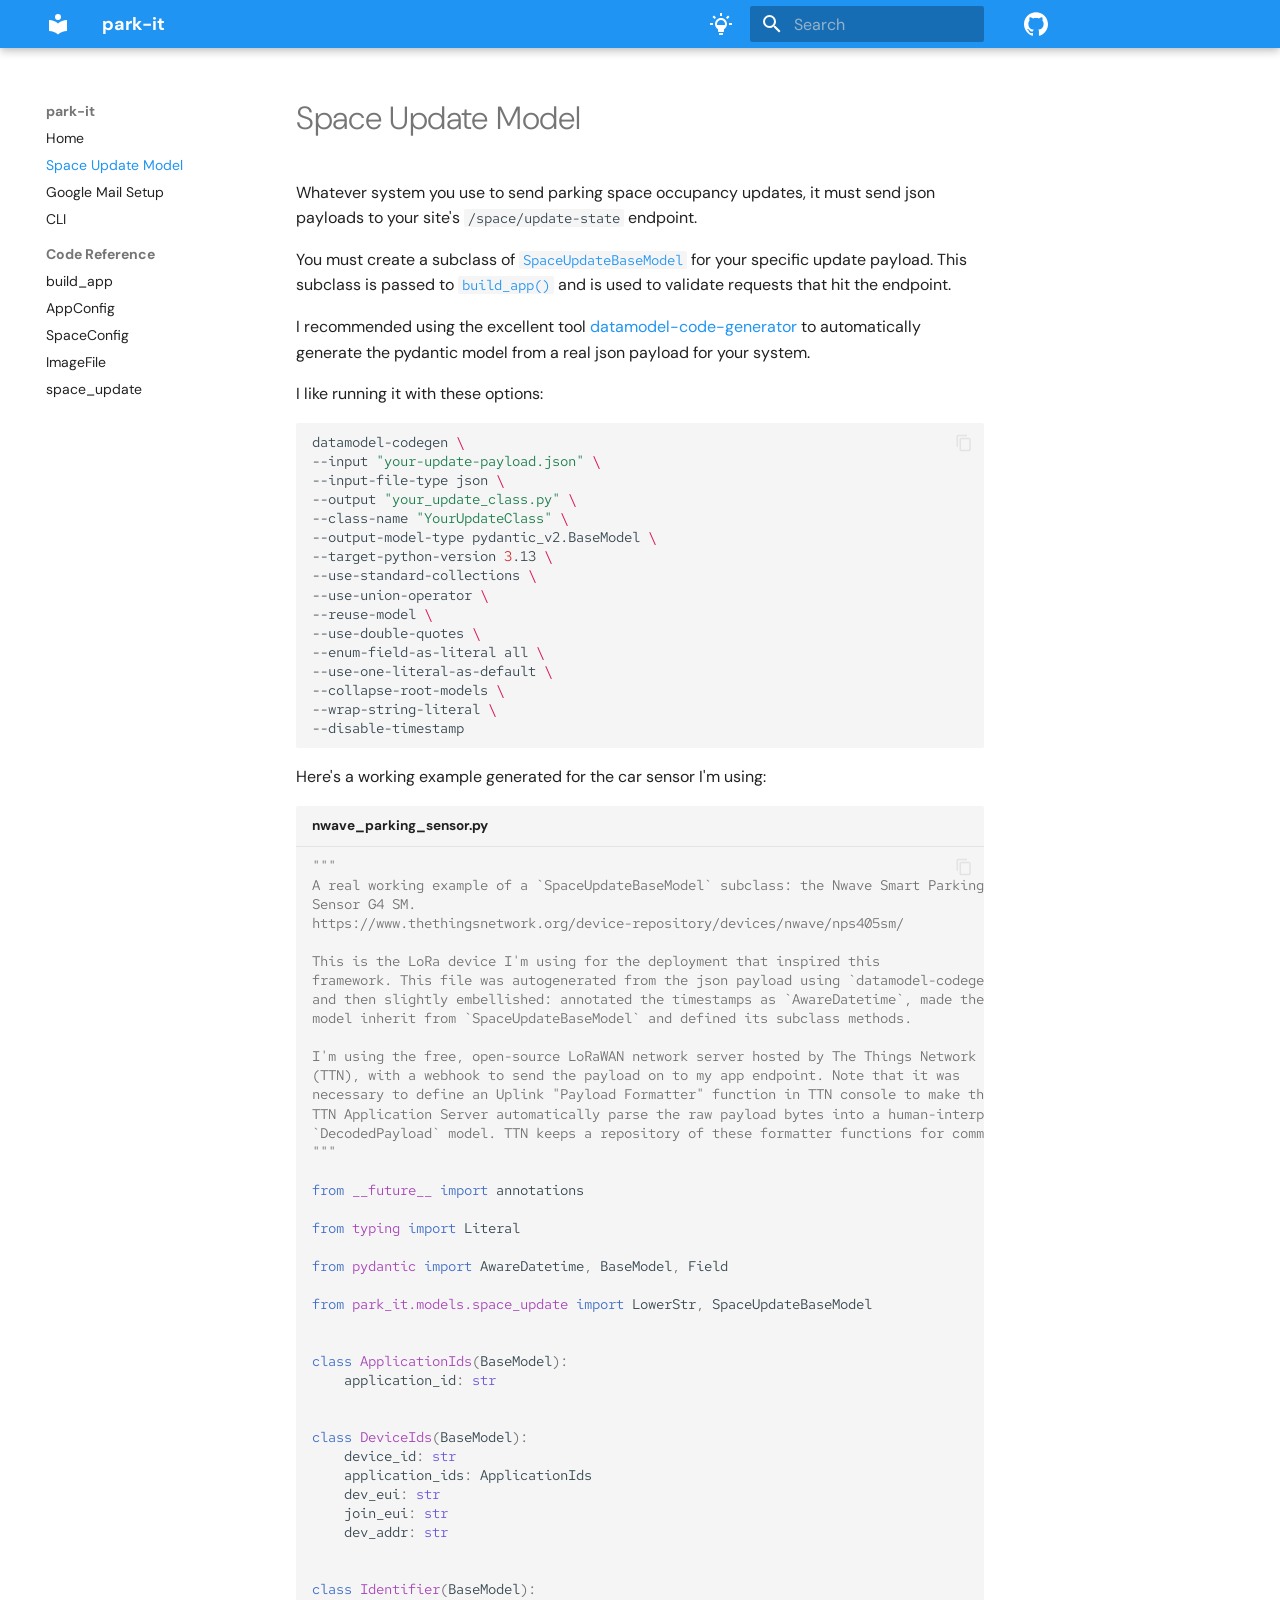
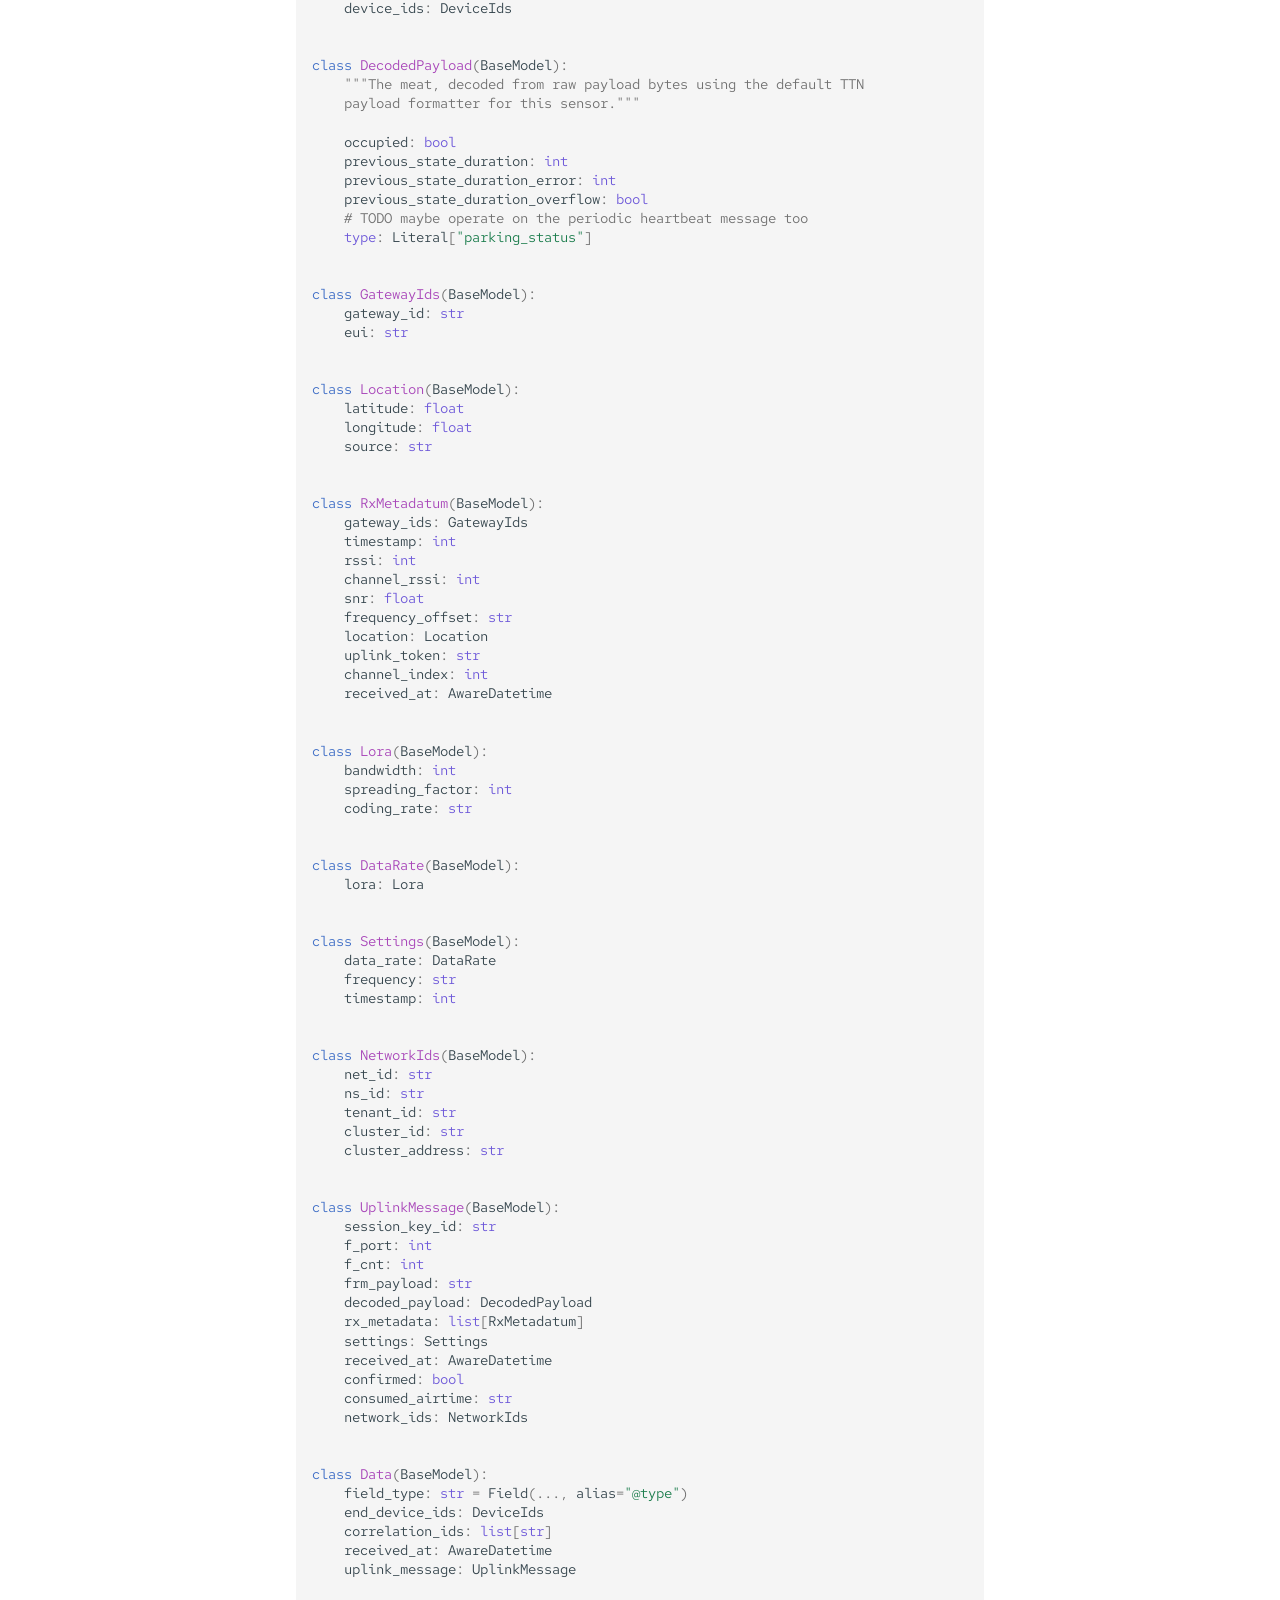
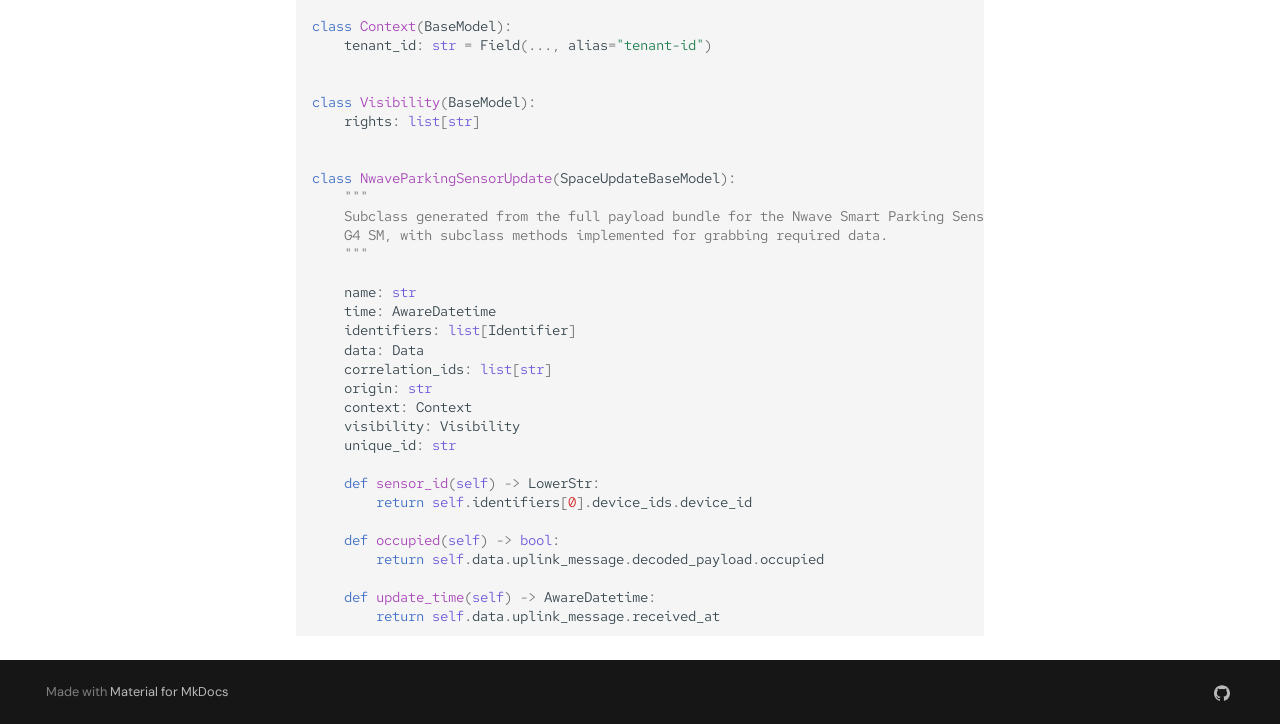
<file: model-gen/index.html>
<!doctype html>
<html lang="en" class="no-js">
  <head>
    
      <meta charset="utf-8">
      <meta name="viewport" content="width=device-width,initial-scale=1">
      
      
      
        <link rel="canonical" href="https://joshhubert-dsp.github.io/park-it/model-gen/">
      
      
        <link rel="prev" href="..">
      
      
        <link rel="next" href="../gmail-setup/">
      
      
        
      
      
      <link rel="icon" href="../assets/images/favicon.png">
      <meta name="generator" content="mkdocs-1.6.1, mkdocs-material-9.7.6">
    
    
      
        <title>Space Update Model - park-it</title>
      
    
    
      <link rel="stylesheet" href="../assets/stylesheets/main.484c7ddc.min.css">
      
        
        <link rel="stylesheet" href="../assets/stylesheets/palette.ab4e12ef.min.css">
      
      


    
    
      
    
    
      
        
        
        <link rel="preconnect" href="https://fonts.gstatic.com" crossorigin>
        <link rel="stylesheet" href="https://fonts.googleapis.com/css?family=DM+Sans:300,300i,400,400i,700,700i%7CRed+Hat+Mono:400,400i,700,700i&display=fallback">
        <style>:root{--md-text-font:"DM Sans";--md-code-font:"Red Hat Mono"}</style>
      
    
    
      <link rel="stylesheet" href="../assets/_mkdocstrings.css">
    
      <link rel="stylesheet" href="../stylesheets/extra.css">
    
    <script>__md_scope=new URL("..",location),__md_hash=e=>[...e].reduce(((e,_)=>(e<<5)-e+_.charCodeAt(0)),0),__md_get=(e,_=localStorage,t=__md_scope)=>JSON.parse(_.getItem(t.pathname+"."+e)),__md_set=(e,_,t=localStorage,a=__md_scope)=>{try{t.setItem(a.pathname+"."+e,JSON.stringify(_))}catch(e){}}</script>
    
      

    
    
  </head>
  
  
    
    
      
    
    
    
    
    <body dir="ltr" data-md-color-scheme="default" data-md-color-primary="blue" data-md-color-accent="deep-purple">
  
    
    <input class="md-toggle" data-md-toggle="drawer" type="checkbox" id="__drawer" autocomplete="off">
    <input class="md-toggle" data-md-toggle="search" type="checkbox" id="__search" autocomplete="off">
    <label class="md-overlay" for="__drawer"></label>
    <div data-md-component="skip">
      
        
        <a href="#space-update-model" class="md-skip">
          Skip to content
        </a>
      
    </div>
    <div data-md-component="announce">
      
    </div>
    
    
      

  

<header class="md-header md-header--shadow" data-md-component="header">
  <nav class="md-header__inner md-grid" aria-label="Header">
    <a href=".." title="park-it" class="md-header__button md-logo" aria-label="park-it" data-md-component="logo">
      
  
  <svg xmlns="http://www.w3.org/2000/svg" viewBox="0 0 24 24"><path d="M12 8a3 3 0 0 0 3-3 3 3 0 0 0-3-3 3 3 0 0 0-3 3 3 3 0 0 0 3 3m0 3.54C9.64 9.35 6.5 8 3 8v11c3.5 0 6.64 1.35 9 3.54 2.36-2.19 5.5-3.54 9-3.54V8c-3.5 0-6.64 1.35-9 3.54"/></svg>

    </a>
    <label class="md-header__button md-icon" for="__drawer">
      
      <svg xmlns="http://www.w3.org/2000/svg" viewBox="0 0 24 24"><path d="M3 6h18v2H3zm0 5h18v2H3zm0 5h18v2H3z"/></svg>
    </label>
    <div class="md-header__title" data-md-component="header-title">
      <div class="md-header__ellipsis">
        <div class="md-header__topic">
          <span class="md-ellipsis">
            park-it
          </span>
        </div>
        <div class="md-header__topic" data-md-component="header-topic">
          <span class="md-ellipsis">
            
              Space Update Model
            
          </span>
        </div>
      </div>
    </div>
    
      
        <form class="md-header__option" data-md-component="palette">
  
    
    
    
    <input class="md-option" data-md-color-media="(prefers-color-scheme)" data-md-color-scheme="default" data-md-color-primary="blue" data-md-color-accent="deep-purple"  aria-label="Using system preference. Switch to dark mode"  type="radio" name="__palette" id="__palette_0">
    
      <label class="md-header__button md-icon" title="Using system preference. Switch to dark mode" for="__palette_1" hidden>
        <svg xmlns="http://www.w3.org/2000/svg" viewBox="0 0 24 24"><path d="M1 11h3v2H1zm9 11c0 .6.4 1 1 1h2c.6 0 1-.4 1-1v-1h-4zm3-21h-2v3h2zM4.9 3.5 3.5 4.9 5.6 7 7 5.6zM20 11v2h3v-2zm-.9-7.5L17 5.6 18.4 7l2.1-2.1zM18 12c0 2.2-1.2 4.2-3 5.2V19c0 .6-.4 1-1 1h-4c-.6 0-1-.4-1-1v-1.8c-1.8-1-3-3-3-5.2 0-3.3 2.7-6 6-6s6 2.7 6 6M8 12c0 .35.05.68.14 1h7.72c.09-.32.14-.65.14-1 0-2.21-1.79-4-4-4s-4 1.79-4 4"/></svg>
      </label>
    
  
    
    
    
    <input class="md-option" data-md-color-media="(prefers-color-scheme: dark)" data-md-color-scheme="slate" data-md-color-primary="blue" data-md-color-accent="deep-purple"  aria-label="Using dark mode. Switch to light mode."  type="radio" name="__palette" id="__palette_1">
    
      <label class="md-header__button md-icon" title="Using dark mode. Switch to light mode." for="__palette_2" hidden>
        <svg xmlns="http://www.w3.org/2000/svg" viewBox="0 0 24 24"><path d="M20 11h3v2h-3zM1 11h3v2H1zM13 1v3h-2V1zM4.92 3.5l2.13 2.14-1.42 1.41L3.5 4.93zm12.03 2.13 2.12-2.13 1.43 1.43-2.13 2.12zM12 6a6 6 0 0 1 6 6c0 2.22-1.21 4.16-3 5.2V19a1 1 0 0 1-1 1h-4a1 1 0 0 1-1-1v-1.8c-1.79-1.04-3-2.98-3-5.2a6 6 0 0 1 6-6m2 15v1a1 1 0 0 1-1 1h-2a1 1 0 0 1-1-1v-1zm-3-3h2v-2.13c1.73-.44 3-2.01 3-3.87a4 4 0 0 0-4-4 4 4 0 0 0-4 4c0 1.86 1.27 3.43 3 3.87z"/></svg>
      </label>
    
  
    
    
    
    <input class="md-option" data-md-color-media="(prefers-color-scheme: light)" data-md-color-scheme="default" data-md-color-primary="blue" data-md-color-accent="deep-purple"  aria-label="Using light mode. Switch to system preference."  type="radio" name="__palette" id="__palette_2">
    
      <label class="md-header__button md-icon" title="Using light mode. Switch to system preference." for="__palette_0" hidden>
        <svg xmlns="http://www.w3.org/2000/svg" viewBox="0 0 24 24"><path d="M12 6a6 6 0 0 1 6 6c0 2.22-1.21 4.16-3 5.2V19a1 1 0 0 1-1 1h-4a1 1 0 0 1-1-1v-1.8c-1.79-1.04-3-2.98-3-5.2a6 6 0 0 1 6-6m2 15v1a1 1 0 0 1-1 1h-2a1 1 0 0 1-1-1v-1zm6-10h3v2h-3zM1 11h3v2H1zM13 1v3h-2V1zM4.92 3.5l2.13 2.14-1.42 1.41L3.5 4.93zm12.03 2.13 2.12-2.13 1.43 1.43-2.13 2.12z"/></svg>
      </label>
    
  
</form>
      
    
    
      <script>var palette=__md_get("__palette");if(palette&&palette.color){if("(prefers-color-scheme)"===palette.color.media){var media=matchMedia("(prefers-color-scheme: light)"),input=document.querySelector(media.matches?"[data-md-color-media='(prefers-color-scheme: light)']":"[data-md-color-media='(prefers-color-scheme: dark)']");palette.color.media=input.getAttribute("data-md-color-media"),palette.color.scheme=input.getAttribute("data-md-color-scheme"),palette.color.primary=input.getAttribute("data-md-color-primary"),palette.color.accent=input.getAttribute("data-md-color-accent")}for(var[key,value]of Object.entries(palette.color))document.body.setAttribute("data-md-color-"+key,value)}</script>
    
    
    
      
      
        <label class="md-header__button md-icon" for="__search">
          
          <svg xmlns="http://www.w3.org/2000/svg" viewBox="0 0 24 24"><path d="M9.5 3A6.5 6.5 0 0 1 16 9.5c0 1.61-.59 3.09-1.56 4.23l.27.27h.79l5 5-1.5 1.5-5-5v-.79l-.27-.27A6.52 6.52 0 0 1 9.5 16 6.5 6.5 0 0 1 3 9.5 6.5 6.5 0 0 1 9.5 3m0 2C7 5 5 7 5 9.5S7 14 9.5 14 14 12 14 9.5 12 5 9.5 5"/></svg>
        </label>
        <div class="md-search" data-md-component="search" role="dialog">
  <label class="md-search__overlay" for="__search"></label>
  <div class="md-search__inner" role="search">
    <form class="md-search__form" name="search">
      <input type="text" class="md-search__input" name="query" aria-label="Search" placeholder="Search" autocapitalize="off" autocorrect="off" autocomplete="off" spellcheck="false" data-md-component="search-query" required>
      <label class="md-search__icon md-icon" for="__search">
        
        <svg xmlns="http://www.w3.org/2000/svg" viewBox="0 0 24 24"><path d="M9.5 3A6.5 6.5 0 0 1 16 9.5c0 1.61-.59 3.09-1.56 4.23l.27.27h.79l5 5-1.5 1.5-5-5v-.79l-.27-.27A6.52 6.52 0 0 1 9.5 16 6.5 6.5 0 0 1 3 9.5 6.5 6.5 0 0 1 9.5 3m0 2C7 5 5 7 5 9.5S7 14 9.5 14 14 12 14 9.5 12 5 9.5 5"/></svg>
        
        <svg xmlns="http://www.w3.org/2000/svg" viewBox="0 0 24 24"><path d="M20 11v2H8l5.5 5.5-1.42 1.42L4.16 12l7.92-7.92L13.5 5.5 8 11z"/></svg>
      </label>
      <nav class="md-search__options" aria-label="Search">
        
        <button type="reset" class="md-search__icon md-icon" title="Clear" aria-label="Clear" tabindex="-1">
          
          <svg xmlns="http://www.w3.org/2000/svg" viewBox="0 0 24 24"><path d="M19 6.41 17.59 5 12 10.59 6.41 5 5 6.41 10.59 12 5 17.59 6.41 19 12 13.41 17.59 19 19 17.59 13.41 12z"/></svg>
        </button>
      </nav>
      
    </form>
    <div class="md-search__output">
      <div class="md-search__scrollwrap" tabindex="0" data-md-scrollfix>
        <div class="md-search-result" data-md-component="search-result">
          <div class="md-search-result__meta">
            Initializing search
          </div>
          <ol class="md-search-result__list" role="presentation"></ol>
        </div>
      </div>
    </div>
  </div>
</div>
      
    
    
      <div class="md-header__source">
        <a href="https://github.com/joshhubert-dsp/park-it" title="Go to repository" class="md-source" data-md-component="source">
  <div class="md-source__icon md-icon">
    
    <svg xmlns="http://www.w3.org/2000/svg" viewBox="0 0 24 24"><path d="M12 .297c-6.63 0-12 5.373-12 12 0 5.303 3.438 9.8 8.205 11.385.6.113.82-.258.82-.577 0-.285-.01-1.04-.015-2.04-3.338.724-4.042-1.61-4.042-1.61C4.422 18.07 3.633 17.7 3.633 17.7c-1.087-.744.084-.729.084-.729 1.205.084 1.838 1.236 1.838 1.236 1.07 1.835 2.809 1.305 3.495.998.108-.776.417-1.305.76-1.605-2.665-.3-5.466-1.332-5.466-5.93 0-1.31.465-2.38 1.235-3.22-.135-.303-.54-1.523.105-3.176 0 0 1.005-.322 3.3 1.23.96-.267 1.98-.399 3-.405 1.02.006 2.04.138 3 .405 2.28-1.552 3.285-1.23 3.285-1.23.645 1.653.24 2.873.12 3.176.765.84 1.23 1.91 1.23 3.22 0 4.61-2.805 5.625-5.475 5.92.42.36.81 1.096.81 2.22 0 1.606-.015 2.896-.015 3.286 0 .315.21.69.825.57C20.565 22.092 24 17.592 24 12.297c0-6.627-5.373-12-12-12"/></svg>
  </div>
  <div class="md-source__repository">
    GitHub
  </div>
</a>
      </div>
    
  </nav>
  
</header>
    
    <div class="md-container" data-md-component="container">
      
      
        
          
        
      
      <main class="md-main" data-md-component="main">
        <div class="md-main__inner md-grid">
          
            
              
              <div class="md-sidebar md-sidebar--primary" data-md-component="sidebar" data-md-type="navigation" >
                <div class="md-sidebar__scrollwrap">
                  <div class="md-sidebar__inner">
                    



<nav class="md-nav md-nav--primary" aria-label="Navigation" data-md-level="0">
  <label class="md-nav__title" for="__drawer">
    <a href=".." title="park-it" class="md-nav__button md-logo" aria-label="park-it" data-md-component="logo">
      
  
  <svg xmlns="http://www.w3.org/2000/svg" viewBox="0 0 24 24"><path d="M12 8a3 3 0 0 0 3-3 3 3 0 0 0-3-3 3 3 0 0 0-3 3 3 3 0 0 0 3 3m0 3.54C9.64 9.35 6.5 8 3 8v11c3.5 0 6.64 1.35 9 3.54 2.36-2.19 5.5-3.54 9-3.54V8c-3.5 0-6.64 1.35-9 3.54"/></svg>

    </a>
    park-it
  </label>
  
    <div class="md-nav__source">
      <a href="https://github.com/joshhubert-dsp/park-it" title="Go to repository" class="md-source" data-md-component="source">
  <div class="md-source__icon md-icon">
    
    <svg xmlns="http://www.w3.org/2000/svg" viewBox="0 0 24 24"><path d="M12 .297c-6.63 0-12 5.373-12 12 0 5.303 3.438 9.8 8.205 11.385.6.113.82-.258.82-.577 0-.285-.01-1.04-.015-2.04-3.338.724-4.042-1.61-4.042-1.61C4.422 18.07 3.633 17.7 3.633 17.7c-1.087-.744.084-.729.084-.729 1.205.084 1.838 1.236 1.838 1.236 1.07 1.835 2.809 1.305 3.495.998.108-.776.417-1.305.76-1.605-2.665-.3-5.466-1.332-5.466-5.93 0-1.31.465-2.38 1.235-3.22-.135-.303-.54-1.523.105-3.176 0 0 1.005-.322 3.3 1.23.96-.267 1.98-.399 3-.405 1.02.006 2.04.138 3 .405 2.28-1.552 3.285-1.23 3.285-1.23.645 1.653.24 2.873.12 3.176.765.84 1.23 1.91 1.23 3.22 0 4.61-2.805 5.625-5.475 5.92.42.36.81 1.096.81 2.22 0 1.606-.015 2.896-.015 3.286 0 .315.21.69.825.57C20.565 22.092 24 17.592 24 12.297c0-6.627-5.373-12-12-12"/></svg>
  </div>
  <div class="md-source__repository">
    GitHub
  </div>
</a>
    </div>
  
  <ul class="md-nav__list" data-md-scrollfix>
    
      
      
  
  
  
  
    <li class="md-nav__item">
      <a href=".." class="md-nav__link">
        
  
  
  <span class="md-ellipsis">
    
  
    Home
  

    
  </span>
  
  

      </a>
    </li>
  

    
      
      
  
  
    
  
  
  
    <li class="md-nav__item md-nav__item--active">
      
      <input class="md-nav__toggle md-toggle" type="checkbox" id="__toc">
      
      
        
      
      
      <a href="./" class="md-nav__link md-nav__link--active">
        
  
  
  <span class="md-ellipsis">
    
  
    Space Update Model
  

    
  </span>
  
  

      </a>
      
    </li>
  

    
      
      
  
  
  
  
    <li class="md-nav__item">
      <a href="../gmail-setup/" class="md-nav__link">
        
  
  
  <span class="md-ellipsis">
    
  
    Google Mail Setup
  

    
  </span>
  
  

      </a>
    </li>
  

    
      
      
  
  
  
  
    <li class="md-nav__item">
      <a href="../cli/" class="md-nav__link">
        
  
  
  <span class="md-ellipsis">
    
  
    CLI
  

    
  </span>
  
  

      </a>
    </li>
  

    
      
      
  
  
  
  
    
    
    
    
      
        
        
      
    
    
    <li class="md-nav__item md-nav__item--section md-nav__item--nested">
      
        
        
          
        
        <input class="md-nav__toggle md-toggle md-toggle--indeterminate" type="checkbox" id="__nav_5" >
        
          
          <label class="md-nav__link" for="__nav_5" id="__nav_5_label" tabindex="">
            
  
  
  <span class="md-ellipsis">
    
  
    Code Reference
  

    
  </span>
  
  

            <span class="md-nav__icon md-icon"></span>
          </label>
        
        <nav class="md-nav" data-md-level="1" aria-labelledby="__nav_5_label" aria-expanded="false">
          <label class="md-nav__title" for="__nav_5">
            <span class="md-nav__icon md-icon"></span>
            
  
    Code Reference
  

          </label>
          <ul class="md-nav__list" data-md-scrollfix>
            
              
                
  
  
  
  
    <li class="md-nav__item">
      <a href="../reference/build_app/" class="md-nav__link">
        
  
  
  <span class="md-ellipsis">
    
  
    build_app
  

    
  </span>
  
  

      </a>
    </li>
  

              
            
              
                
  
  
  
  
    <li class="md-nav__item">
      <a href="../reference/AppConfig/" class="md-nav__link">
        
  
  
  <span class="md-ellipsis">
    
  
    AppConfig
  

    
  </span>
  
  

      </a>
    </li>
  

              
            
              
                
  
  
  
  
    <li class="md-nav__item">
      <a href="../reference/SpaceConfig/" class="md-nav__link">
        
  
  
  <span class="md-ellipsis">
    
  
    SpaceConfig
  

    
  </span>
  
  

      </a>
    </li>
  

              
            
              
                
  
  
  
  
    <li class="md-nav__item">
      <a href="../reference/ImageFile/" class="md-nav__link">
        
  
  
  <span class="md-ellipsis">
    
  
    ImageFile
  

    
  </span>
  
  

      </a>
    </li>
  

              
            
              
                
  
  
  
  
    <li class="md-nav__item">
      <a href="../reference/space_update/" class="md-nav__link">
        
  
  
  <span class="md-ellipsis">
    
  
    space_update
  

    
  </span>
  
  

      </a>
    </li>
  

              
            
          </ul>
        </nav>
      
    </li>
  

    
  </ul>
</nav>
                  </div>
                </div>
              </div>
            
            
              
              <div class="md-sidebar md-sidebar--secondary" data-md-component="sidebar" data-md-type="toc" >
                <div class="md-sidebar__scrollwrap">
                  <div class="md-sidebar__inner">
                    

<nav class="md-nav md-nav--secondary" aria-label="Table of contents">
  
  
  
    
  
  
</nav>
                  </div>
                </div>
              </div>
            
          
          
            <div class="md-content" data-md-component="content">
              
                



  


              
              <article class="md-content__inner md-typeset">
                
                  


  
  


<h1 id="space-update-model">Space Update Model</h1>
<p>Whatever system you use to send parking space occupancy updates, it must send json payloads
to your site's <code>/space/update-state</code> endpoint.</p>
<p>You must create a subclass of
<a href="https://joshhubert-dsp.github.io/park-it/reference/space_update/#park_it.models.space_update.SpaceUpdateBaseModel"><code>SpaceUpdateBaseModel</code></a>
for your specific update payload. This subclass is passed to <a href="../reference/build_app/"><code>build_app()</code></a>
and is used to validate requests that hit the endpoint.</p>
<p>I recommended using the excellent tool
<a href="https://github.com/koxudaxi/datamodel-code-generator">datamodel-code-generator</a> to
automatically generate the pydantic model from a real json payload for your system.</p>
<p>I like running it with these options:
<div class="language-bash highlight"><pre><span></span><code><span id="__span-0-1"><a id="__codelineno-0-1" name="__codelineno-0-1" href="#__codelineno-0-1"></a>datamodel-codegen<span class="w"> </span><span class="se">\</span>
</span><span id="__span-0-2"><a id="__codelineno-0-2" name="__codelineno-0-2" href="#__codelineno-0-2"></a>--input<span class="w"> </span><span class="s2">&quot;your-update-payload.json&quot;</span><span class="w"> </span><span class="se">\</span>
</span><span id="__span-0-3"><a id="__codelineno-0-3" name="__codelineno-0-3" href="#__codelineno-0-3"></a>--input-file-type<span class="w"> </span>json<span class="w"> </span><span class="se">\</span>
</span><span id="__span-0-4"><a id="__codelineno-0-4" name="__codelineno-0-4" href="#__codelineno-0-4"></a>--output<span class="w"> </span><span class="s2">&quot;your_update_class.py&quot;</span><span class="w"> </span><span class="se">\</span>
</span><span id="__span-0-5"><a id="__codelineno-0-5" name="__codelineno-0-5" href="#__codelineno-0-5"></a>--class-name<span class="w"> </span><span class="s2">&quot;YourUpdateClass&quot;</span><span class="w"> </span><span class="se">\</span>
</span><span id="__span-0-6"><a id="__codelineno-0-6" name="__codelineno-0-6" href="#__codelineno-0-6"></a>--output-model-type<span class="w"> </span>pydantic_v2.BaseModel<span class="w"> </span><span class="se">\</span>
</span><span id="__span-0-7"><a id="__codelineno-0-7" name="__codelineno-0-7" href="#__codelineno-0-7"></a>--target-python-version<span class="w"> </span><span class="m">3</span>.13<span class="w"> </span><span class="se">\</span>
</span><span id="__span-0-8"><a id="__codelineno-0-8" name="__codelineno-0-8" href="#__codelineno-0-8"></a>--use-standard-collections<span class="w"> </span><span class="se">\</span>
</span><span id="__span-0-9"><a id="__codelineno-0-9" name="__codelineno-0-9" href="#__codelineno-0-9"></a>--use-union-operator<span class="w"> </span><span class="se">\</span>
</span><span id="__span-0-10"><a id="__codelineno-0-10" name="__codelineno-0-10" href="#__codelineno-0-10"></a>--reuse-model<span class="w"> </span><span class="se">\</span>
</span><span id="__span-0-11"><a id="__codelineno-0-11" name="__codelineno-0-11" href="#__codelineno-0-11"></a>--use-double-quotes<span class="w"> </span><span class="se">\</span>
</span><span id="__span-0-12"><a id="__codelineno-0-12" name="__codelineno-0-12" href="#__codelineno-0-12"></a>--enum-field-as-literal<span class="w"> </span>all<span class="w"> </span><span class="se">\</span>
</span><span id="__span-0-13"><a id="__codelineno-0-13" name="__codelineno-0-13" href="#__codelineno-0-13"></a>--use-one-literal-as-default<span class="w"> </span><span class="se">\</span>
</span><span id="__span-0-14"><a id="__codelineno-0-14" name="__codelineno-0-14" href="#__codelineno-0-14"></a>--collapse-root-models<span class="w"> </span><span class="se">\</span>
</span><span id="__span-0-15"><a id="__codelineno-0-15" name="__codelineno-0-15" href="#__codelineno-0-15"></a>--wrap-string-literal<span class="w"> </span><span class="se">\</span>
</span><span id="__span-0-16"><a id="__codelineno-0-16" name="__codelineno-0-16" href="#__codelineno-0-16"></a>--disable-timestamp
</span></code></pre></div></p>
<p>Here's a working example generated for the car sensor I'm using:
<div class="language-py highlight"><span class="filename">nwave_parking_sensor.py</span><pre><span></span><code><span id="__span-1-1"><a id="__codelineno-1-1" name="__codelineno-1-1" href="#__codelineno-1-1"></a><span class="sd">&quot;&quot;&quot;</span>
</span><span id="__span-1-2"><a id="__codelineno-1-2" name="__codelineno-1-2" href="#__codelineno-1-2"></a><span class="sd">A real working example of a `SpaceUpdateBaseModel` subclass: the Nwave Smart Parking</span>
</span><span id="__span-1-3"><a id="__codelineno-1-3" name="__codelineno-1-3" href="#__codelineno-1-3"></a><span class="sd">Sensor G4 SM.</span>
</span><span id="__span-1-4"><a id="__codelineno-1-4" name="__codelineno-1-4" href="#__codelineno-1-4"></a><span class="sd">https://www.thethingsnetwork.org/device-repository/devices/nwave/nps405sm/</span>
</span><span id="__span-1-5"><a id="__codelineno-1-5" name="__codelineno-1-5" href="#__codelineno-1-5"></a>
</span><span id="__span-1-6"><a id="__codelineno-1-6" name="__codelineno-1-6" href="#__codelineno-1-6"></a><span class="sd">This is the LoRa device I&#39;m using for the deployment that inspired this</span>
</span><span id="__span-1-7"><a id="__codelineno-1-7" name="__codelineno-1-7" href="#__codelineno-1-7"></a><span class="sd">framework. This file was autogenerated from the json payload using `datamodel-codegen`</span>
</span><span id="__span-1-8"><a id="__codelineno-1-8" name="__codelineno-1-8" href="#__codelineno-1-8"></a><span class="sd">and then slightly embellished: annotated the timestamps as `AwareDatetime`, made the</span>
</span><span id="__span-1-9"><a id="__codelineno-1-9" name="__codelineno-1-9" href="#__codelineno-1-9"></a><span class="sd">model inherit from `SpaceUpdateBaseModel` and defined its subclass methods.</span>
</span><span id="__span-1-10"><a id="__codelineno-1-10" name="__codelineno-1-10" href="#__codelineno-1-10"></a>
</span><span id="__span-1-11"><a id="__codelineno-1-11" name="__codelineno-1-11" href="#__codelineno-1-11"></a><span class="sd">I&#39;m using the free, open-source LoRaWAN network server hosted by The Things Network</span>
</span><span id="__span-1-12"><a id="__codelineno-1-12" name="__codelineno-1-12" href="#__codelineno-1-12"></a><span class="sd">(TTN), with a webhook to send the payload on to my app endpoint. Note that it was</span>
</span><span id="__span-1-13"><a id="__codelineno-1-13" name="__codelineno-1-13" href="#__codelineno-1-13"></a><span class="sd">necessary to define an Uplink &quot;Payload Formatter&quot; function in TTN console to make the</span>
</span><span id="__span-1-14"><a id="__codelineno-1-14" name="__codelineno-1-14" href="#__codelineno-1-14"></a><span class="sd">TTN Application Server automatically parse the raw payload bytes into a human-interpretable</span>
</span><span id="__span-1-15"><a id="__codelineno-1-15" name="__codelineno-1-15" href="#__codelineno-1-15"></a><span class="sd">`DecodedPayload` model. TTN keeps a repository of these formatter functions for common devices.</span>
</span><span id="__span-1-16"><a id="__codelineno-1-16" name="__codelineno-1-16" href="#__codelineno-1-16"></a><span class="sd">&quot;&quot;&quot;</span>
</span><span id="__span-1-17"><a id="__codelineno-1-17" name="__codelineno-1-17" href="#__codelineno-1-17"></a>
</span><span id="__span-1-18"><a id="__codelineno-1-18" name="__codelineno-1-18" href="#__codelineno-1-18"></a><span class="kn">from</span><span class="w"> </span><span class="nn">__future__</span><span class="w"> </span><span class="kn">import</span> <span class="n">annotations</span>
</span><span id="__span-1-19"><a id="__codelineno-1-19" name="__codelineno-1-19" href="#__codelineno-1-19"></a>
</span><span id="__span-1-20"><a id="__codelineno-1-20" name="__codelineno-1-20" href="#__codelineno-1-20"></a><span class="kn">from</span><span class="w"> </span><span class="nn">typing</span><span class="w"> </span><span class="kn">import</span> <span class="n">Literal</span>
</span><span id="__span-1-21"><a id="__codelineno-1-21" name="__codelineno-1-21" href="#__codelineno-1-21"></a>
</span><span id="__span-1-22"><a id="__codelineno-1-22" name="__codelineno-1-22" href="#__codelineno-1-22"></a><span class="kn">from</span><span class="w"> </span><span class="nn">pydantic</span><span class="w"> </span><span class="kn">import</span> <span class="n">AwareDatetime</span><span class="p">,</span> <span class="n">BaseModel</span><span class="p">,</span> <span class="n">Field</span>
</span><span id="__span-1-23"><a id="__codelineno-1-23" name="__codelineno-1-23" href="#__codelineno-1-23"></a>
</span><span id="__span-1-24"><a id="__codelineno-1-24" name="__codelineno-1-24" href="#__codelineno-1-24"></a><span class="kn">from</span><span class="w"> </span><span class="nn">park_it.models.space_update</span><span class="w"> </span><span class="kn">import</span> <span class="n">LowerStr</span><span class="p">,</span> <span class="n">SpaceUpdateBaseModel</span>
</span><span id="__span-1-25"><a id="__codelineno-1-25" name="__codelineno-1-25" href="#__codelineno-1-25"></a>
</span><span id="__span-1-26"><a id="__codelineno-1-26" name="__codelineno-1-26" href="#__codelineno-1-26"></a>
</span><span id="__span-1-27"><a id="__codelineno-1-27" name="__codelineno-1-27" href="#__codelineno-1-27"></a><span class="k">class</span><span class="w"> </span><span class="nc">ApplicationIds</span><span class="p">(</span><span class="n">BaseModel</span><span class="p">):</span>
</span><span id="__span-1-28"><a id="__codelineno-1-28" name="__codelineno-1-28" href="#__codelineno-1-28"></a>    <span class="n">application_id</span><span class="p">:</span> <span class="nb">str</span>
</span><span id="__span-1-29"><a id="__codelineno-1-29" name="__codelineno-1-29" href="#__codelineno-1-29"></a>
</span><span id="__span-1-30"><a id="__codelineno-1-30" name="__codelineno-1-30" href="#__codelineno-1-30"></a>
</span><span id="__span-1-31"><a id="__codelineno-1-31" name="__codelineno-1-31" href="#__codelineno-1-31"></a><span class="k">class</span><span class="w"> </span><span class="nc">DeviceIds</span><span class="p">(</span><span class="n">BaseModel</span><span class="p">):</span>
</span><span id="__span-1-32"><a id="__codelineno-1-32" name="__codelineno-1-32" href="#__codelineno-1-32"></a>    <span class="n">device_id</span><span class="p">:</span> <span class="nb">str</span>
</span><span id="__span-1-33"><a id="__codelineno-1-33" name="__codelineno-1-33" href="#__codelineno-1-33"></a>    <span class="n">application_ids</span><span class="p">:</span> <span class="n">ApplicationIds</span>
</span><span id="__span-1-34"><a id="__codelineno-1-34" name="__codelineno-1-34" href="#__codelineno-1-34"></a>    <span class="n">dev_eui</span><span class="p">:</span> <span class="nb">str</span>
</span><span id="__span-1-35"><a id="__codelineno-1-35" name="__codelineno-1-35" href="#__codelineno-1-35"></a>    <span class="n">join_eui</span><span class="p">:</span> <span class="nb">str</span>
</span><span id="__span-1-36"><a id="__codelineno-1-36" name="__codelineno-1-36" href="#__codelineno-1-36"></a>    <span class="n">dev_addr</span><span class="p">:</span> <span class="nb">str</span>
</span><span id="__span-1-37"><a id="__codelineno-1-37" name="__codelineno-1-37" href="#__codelineno-1-37"></a>
</span><span id="__span-1-38"><a id="__codelineno-1-38" name="__codelineno-1-38" href="#__codelineno-1-38"></a>
</span><span id="__span-1-39"><a id="__codelineno-1-39" name="__codelineno-1-39" href="#__codelineno-1-39"></a><span class="k">class</span><span class="w"> </span><span class="nc">Identifier</span><span class="p">(</span><span class="n">BaseModel</span><span class="p">):</span>
</span><span id="__span-1-40"><a id="__codelineno-1-40" name="__codelineno-1-40" href="#__codelineno-1-40"></a>    <span class="n">device_ids</span><span class="p">:</span> <span class="n">DeviceIds</span>
</span><span id="__span-1-41"><a id="__codelineno-1-41" name="__codelineno-1-41" href="#__codelineno-1-41"></a>
</span><span id="__span-1-42"><a id="__codelineno-1-42" name="__codelineno-1-42" href="#__codelineno-1-42"></a>
</span><span id="__span-1-43"><a id="__codelineno-1-43" name="__codelineno-1-43" href="#__codelineno-1-43"></a><span class="k">class</span><span class="w"> </span><span class="nc">DecodedPayload</span><span class="p">(</span><span class="n">BaseModel</span><span class="p">):</span>
</span><span id="__span-1-44"><a id="__codelineno-1-44" name="__codelineno-1-44" href="#__codelineno-1-44"></a><span class="w">    </span><span class="sd">&quot;&quot;&quot;The meat, decoded from raw payload bytes using the default TTN</span>
</span><span id="__span-1-45"><a id="__codelineno-1-45" name="__codelineno-1-45" href="#__codelineno-1-45"></a><span class="sd">    payload formatter for this sensor.&quot;&quot;&quot;</span>
</span><span id="__span-1-46"><a id="__codelineno-1-46" name="__codelineno-1-46" href="#__codelineno-1-46"></a>
</span><span id="__span-1-47"><a id="__codelineno-1-47" name="__codelineno-1-47" href="#__codelineno-1-47"></a>    <span class="n">occupied</span><span class="p">:</span> <span class="nb">bool</span>
</span><span id="__span-1-48"><a id="__codelineno-1-48" name="__codelineno-1-48" href="#__codelineno-1-48"></a>    <span class="n">previous_state_duration</span><span class="p">:</span> <span class="nb">int</span>
</span><span id="__span-1-49"><a id="__codelineno-1-49" name="__codelineno-1-49" href="#__codelineno-1-49"></a>    <span class="n">previous_state_duration_error</span><span class="p">:</span> <span class="nb">int</span>
</span><span id="__span-1-50"><a id="__codelineno-1-50" name="__codelineno-1-50" href="#__codelineno-1-50"></a>    <span class="n">previous_state_duration_overflow</span><span class="p">:</span> <span class="nb">bool</span>
</span><span id="__span-1-51"><a id="__codelineno-1-51" name="__codelineno-1-51" href="#__codelineno-1-51"></a>    <span class="c1"># TODO maybe operate on the periodic heartbeat message too</span>
</span><span id="__span-1-52"><a id="__codelineno-1-52" name="__codelineno-1-52" href="#__codelineno-1-52"></a>    <span class="nb">type</span><span class="p">:</span> <span class="n">Literal</span><span class="p">[</span><span class="s2">&quot;parking_status&quot;</span><span class="p">]</span>
</span><span id="__span-1-53"><a id="__codelineno-1-53" name="__codelineno-1-53" href="#__codelineno-1-53"></a>
</span><span id="__span-1-54"><a id="__codelineno-1-54" name="__codelineno-1-54" href="#__codelineno-1-54"></a>
</span><span id="__span-1-55"><a id="__codelineno-1-55" name="__codelineno-1-55" href="#__codelineno-1-55"></a><span class="k">class</span><span class="w"> </span><span class="nc">GatewayIds</span><span class="p">(</span><span class="n">BaseModel</span><span class="p">):</span>
</span><span id="__span-1-56"><a id="__codelineno-1-56" name="__codelineno-1-56" href="#__codelineno-1-56"></a>    <span class="n">gateway_id</span><span class="p">:</span> <span class="nb">str</span>
</span><span id="__span-1-57"><a id="__codelineno-1-57" name="__codelineno-1-57" href="#__codelineno-1-57"></a>    <span class="n">eui</span><span class="p">:</span> <span class="nb">str</span>
</span><span id="__span-1-58"><a id="__codelineno-1-58" name="__codelineno-1-58" href="#__codelineno-1-58"></a>
</span><span id="__span-1-59"><a id="__codelineno-1-59" name="__codelineno-1-59" href="#__codelineno-1-59"></a>
</span><span id="__span-1-60"><a id="__codelineno-1-60" name="__codelineno-1-60" href="#__codelineno-1-60"></a><span class="k">class</span><span class="w"> </span><span class="nc">Location</span><span class="p">(</span><span class="n">BaseModel</span><span class="p">):</span>
</span><span id="__span-1-61"><a id="__codelineno-1-61" name="__codelineno-1-61" href="#__codelineno-1-61"></a>    <span class="n">latitude</span><span class="p">:</span> <span class="nb">float</span>
</span><span id="__span-1-62"><a id="__codelineno-1-62" name="__codelineno-1-62" href="#__codelineno-1-62"></a>    <span class="n">longitude</span><span class="p">:</span> <span class="nb">float</span>
</span><span id="__span-1-63"><a id="__codelineno-1-63" name="__codelineno-1-63" href="#__codelineno-1-63"></a>    <span class="n">source</span><span class="p">:</span> <span class="nb">str</span>
</span><span id="__span-1-64"><a id="__codelineno-1-64" name="__codelineno-1-64" href="#__codelineno-1-64"></a>
</span><span id="__span-1-65"><a id="__codelineno-1-65" name="__codelineno-1-65" href="#__codelineno-1-65"></a>
</span><span id="__span-1-66"><a id="__codelineno-1-66" name="__codelineno-1-66" href="#__codelineno-1-66"></a><span class="k">class</span><span class="w"> </span><span class="nc">RxMetadatum</span><span class="p">(</span><span class="n">BaseModel</span><span class="p">):</span>
</span><span id="__span-1-67"><a id="__codelineno-1-67" name="__codelineno-1-67" href="#__codelineno-1-67"></a>    <span class="n">gateway_ids</span><span class="p">:</span> <span class="n">GatewayIds</span>
</span><span id="__span-1-68"><a id="__codelineno-1-68" name="__codelineno-1-68" href="#__codelineno-1-68"></a>    <span class="n">timestamp</span><span class="p">:</span> <span class="nb">int</span>
</span><span id="__span-1-69"><a id="__codelineno-1-69" name="__codelineno-1-69" href="#__codelineno-1-69"></a>    <span class="n">rssi</span><span class="p">:</span> <span class="nb">int</span>
</span><span id="__span-1-70"><a id="__codelineno-1-70" name="__codelineno-1-70" href="#__codelineno-1-70"></a>    <span class="n">channel_rssi</span><span class="p">:</span> <span class="nb">int</span>
</span><span id="__span-1-71"><a id="__codelineno-1-71" name="__codelineno-1-71" href="#__codelineno-1-71"></a>    <span class="n">snr</span><span class="p">:</span> <span class="nb">float</span>
</span><span id="__span-1-72"><a id="__codelineno-1-72" name="__codelineno-1-72" href="#__codelineno-1-72"></a>    <span class="n">frequency_offset</span><span class="p">:</span> <span class="nb">str</span>
</span><span id="__span-1-73"><a id="__codelineno-1-73" name="__codelineno-1-73" href="#__codelineno-1-73"></a>    <span class="n">location</span><span class="p">:</span> <span class="n">Location</span>
</span><span id="__span-1-74"><a id="__codelineno-1-74" name="__codelineno-1-74" href="#__codelineno-1-74"></a>    <span class="n">uplink_token</span><span class="p">:</span> <span class="nb">str</span>
</span><span id="__span-1-75"><a id="__codelineno-1-75" name="__codelineno-1-75" href="#__codelineno-1-75"></a>    <span class="n">channel_index</span><span class="p">:</span> <span class="nb">int</span>
</span><span id="__span-1-76"><a id="__codelineno-1-76" name="__codelineno-1-76" href="#__codelineno-1-76"></a>    <span class="n">received_at</span><span class="p">:</span> <span class="n">AwareDatetime</span>
</span><span id="__span-1-77"><a id="__codelineno-1-77" name="__codelineno-1-77" href="#__codelineno-1-77"></a>
</span><span id="__span-1-78"><a id="__codelineno-1-78" name="__codelineno-1-78" href="#__codelineno-1-78"></a>
</span><span id="__span-1-79"><a id="__codelineno-1-79" name="__codelineno-1-79" href="#__codelineno-1-79"></a><span class="k">class</span><span class="w"> </span><span class="nc">Lora</span><span class="p">(</span><span class="n">BaseModel</span><span class="p">):</span>
</span><span id="__span-1-80"><a id="__codelineno-1-80" name="__codelineno-1-80" href="#__codelineno-1-80"></a>    <span class="n">bandwidth</span><span class="p">:</span> <span class="nb">int</span>
</span><span id="__span-1-81"><a id="__codelineno-1-81" name="__codelineno-1-81" href="#__codelineno-1-81"></a>    <span class="n">spreading_factor</span><span class="p">:</span> <span class="nb">int</span>
</span><span id="__span-1-82"><a id="__codelineno-1-82" name="__codelineno-1-82" href="#__codelineno-1-82"></a>    <span class="n">coding_rate</span><span class="p">:</span> <span class="nb">str</span>
</span><span id="__span-1-83"><a id="__codelineno-1-83" name="__codelineno-1-83" href="#__codelineno-1-83"></a>
</span><span id="__span-1-84"><a id="__codelineno-1-84" name="__codelineno-1-84" href="#__codelineno-1-84"></a>
</span><span id="__span-1-85"><a id="__codelineno-1-85" name="__codelineno-1-85" href="#__codelineno-1-85"></a><span class="k">class</span><span class="w"> </span><span class="nc">DataRate</span><span class="p">(</span><span class="n">BaseModel</span><span class="p">):</span>
</span><span id="__span-1-86"><a id="__codelineno-1-86" name="__codelineno-1-86" href="#__codelineno-1-86"></a>    <span class="n">lora</span><span class="p">:</span> <span class="n">Lora</span>
</span><span id="__span-1-87"><a id="__codelineno-1-87" name="__codelineno-1-87" href="#__codelineno-1-87"></a>
</span><span id="__span-1-88"><a id="__codelineno-1-88" name="__codelineno-1-88" href="#__codelineno-1-88"></a>
</span><span id="__span-1-89"><a id="__codelineno-1-89" name="__codelineno-1-89" href="#__codelineno-1-89"></a><span class="k">class</span><span class="w"> </span><span class="nc">Settings</span><span class="p">(</span><span class="n">BaseModel</span><span class="p">):</span>
</span><span id="__span-1-90"><a id="__codelineno-1-90" name="__codelineno-1-90" href="#__codelineno-1-90"></a>    <span class="n">data_rate</span><span class="p">:</span> <span class="n">DataRate</span>
</span><span id="__span-1-91"><a id="__codelineno-1-91" name="__codelineno-1-91" href="#__codelineno-1-91"></a>    <span class="n">frequency</span><span class="p">:</span> <span class="nb">str</span>
</span><span id="__span-1-92"><a id="__codelineno-1-92" name="__codelineno-1-92" href="#__codelineno-1-92"></a>    <span class="n">timestamp</span><span class="p">:</span> <span class="nb">int</span>
</span><span id="__span-1-93"><a id="__codelineno-1-93" name="__codelineno-1-93" href="#__codelineno-1-93"></a>
</span><span id="__span-1-94"><a id="__codelineno-1-94" name="__codelineno-1-94" href="#__codelineno-1-94"></a>
</span><span id="__span-1-95"><a id="__codelineno-1-95" name="__codelineno-1-95" href="#__codelineno-1-95"></a><span class="k">class</span><span class="w"> </span><span class="nc">NetworkIds</span><span class="p">(</span><span class="n">BaseModel</span><span class="p">):</span>
</span><span id="__span-1-96"><a id="__codelineno-1-96" name="__codelineno-1-96" href="#__codelineno-1-96"></a>    <span class="n">net_id</span><span class="p">:</span> <span class="nb">str</span>
</span><span id="__span-1-97"><a id="__codelineno-1-97" name="__codelineno-1-97" href="#__codelineno-1-97"></a>    <span class="n">ns_id</span><span class="p">:</span> <span class="nb">str</span>
</span><span id="__span-1-98"><a id="__codelineno-1-98" name="__codelineno-1-98" href="#__codelineno-1-98"></a>    <span class="n">tenant_id</span><span class="p">:</span> <span class="nb">str</span>
</span><span id="__span-1-99"><a id="__codelineno-1-99" name="__codelineno-1-99" href="#__codelineno-1-99"></a>    <span class="n">cluster_id</span><span class="p">:</span> <span class="nb">str</span>
</span><span id="__span-1-100"><a id="__codelineno-1-100" name="__codelineno-1-100" href="#__codelineno-1-100"></a>    <span class="n">cluster_address</span><span class="p">:</span> <span class="nb">str</span>
</span><span id="__span-1-101"><a id="__codelineno-1-101" name="__codelineno-1-101" href="#__codelineno-1-101"></a>
</span><span id="__span-1-102"><a id="__codelineno-1-102" name="__codelineno-1-102" href="#__codelineno-1-102"></a>
</span><span id="__span-1-103"><a id="__codelineno-1-103" name="__codelineno-1-103" href="#__codelineno-1-103"></a><span class="k">class</span><span class="w"> </span><span class="nc">UplinkMessage</span><span class="p">(</span><span class="n">BaseModel</span><span class="p">):</span>
</span><span id="__span-1-104"><a id="__codelineno-1-104" name="__codelineno-1-104" href="#__codelineno-1-104"></a>    <span class="n">session_key_id</span><span class="p">:</span> <span class="nb">str</span>
</span><span id="__span-1-105"><a id="__codelineno-1-105" name="__codelineno-1-105" href="#__codelineno-1-105"></a>    <span class="n">f_port</span><span class="p">:</span> <span class="nb">int</span>
</span><span id="__span-1-106"><a id="__codelineno-1-106" name="__codelineno-1-106" href="#__codelineno-1-106"></a>    <span class="n">f_cnt</span><span class="p">:</span> <span class="nb">int</span>
</span><span id="__span-1-107"><a id="__codelineno-1-107" name="__codelineno-1-107" href="#__codelineno-1-107"></a>    <span class="n">frm_payload</span><span class="p">:</span> <span class="nb">str</span>
</span><span id="__span-1-108"><a id="__codelineno-1-108" name="__codelineno-1-108" href="#__codelineno-1-108"></a>    <span class="n">decoded_payload</span><span class="p">:</span> <span class="n">DecodedPayload</span>
</span><span id="__span-1-109"><a id="__codelineno-1-109" name="__codelineno-1-109" href="#__codelineno-1-109"></a>    <span class="n">rx_metadata</span><span class="p">:</span> <span class="nb">list</span><span class="p">[</span><span class="n">RxMetadatum</span><span class="p">]</span>
</span><span id="__span-1-110"><a id="__codelineno-1-110" name="__codelineno-1-110" href="#__codelineno-1-110"></a>    <span class="n">settings</span><span class="p">:</span> <span class="n">Settings</span>
</span><span id="__span-1-111"><a id="__codelineno-1-111" name="__codelineno-1-111" href="#__codelineno-1-111"></a>    <span class="n">received_at</span><span class="p">:</span> <span class="n">AwareDatetime</span>
</span><span id="__span-1-112"><a id="__codelineno-1-112" name="__codelineno-1-112" href="#__codelineno-1-112"></a>    <span class="n">confirmed</span><span class="p">:</span> <span class="nb">bool</span>
</span><span id="__span-1-113"><a id="__codelineno-1-113" name="__codelineno-1-113" href="#__codelineno-1-113"></a>    <span class="n">consumed_airtime</span><span class="p">:</span> <span class="nb">str</span>
</span><span id="__span-1-114"><a id="__codelineno-1-114" name="__codelineno-1-114" href="#__codelineno-1-114"></a>    <span class="n">network_ids</span><span class="p">:</span> <span class="n">NetworkIds</span>
</span><span id="__span-1-115"><a id="__codelineno-1-115" name="__codelineno-1-115" href="#__codelineno-1-115"></a>
</span><span id="__span-1-116"><a id="__codelineno-1-116" name="__codelineno-1-116" href="#__codelineno-1-116"></a>
</span><span id="__span-1-117"><a id="__codelineno-1-117" name="__codelineno-1-117" href="#__codelineno-1-117"></a><span class="k">class</span><span class="w"> </span><span class="nc">Data</span><span class="p">(</span><span class="n">BaseModel</span><span class="p">):</span>
</span><span id="__span-1-118"><a id="__codelineno-1-118" name="__codelineno-1-118" href="#__codelineno-1-118"></a>    <span class="n">field_type</span><span class="p">:</span> <span class="nb">str</span> <span class="o">=</span> <span class="n">Field</span><span class="p">(</span><span class="o">...</span><span class="p">,</span> <span class="n">alias</span><span class="o">=</span><span class="s2">&quot;@type&quot;</span><span class="p">)</span>
</span><span id="__span-1-119"><a id="__codelineno-1-119" name="__codelineno-1-119" href="#__codelineno-1-119"></a>    <span class="n">end_device_ids</span><span class="p">:</span> <span class="n">DeviceIds</span>
</span><span id="__span-1-120"><a id="__codelineno-1-120" name="__codelineno-1-120" href="#__codelineno-1-120"></a>    <span class="n">correlation_ids</span><span class="p">:</span> <span class="nb">list</span><span class="p">[</span><span class="nb">str</span><span class="p">]</span>
</span><span id="__span-1-121"><a id="__codelineno-1-121" name="__codelineno-1-121" href="#__codelineno-1-121"></a>    <span class="n">received_at</span><span class="p">:</span> <span class="n">AwareDatetime</span>
</span><span id="__span-1-122"><a id="__codelineno-1-122" name="__codelineno-1-122" href="#__codelineno-1-122"></a>    <span class="n">uplink_message</span><span class="p">:</span> <span class="n">UplinkMessage</span>
</span><span id="__span-1-123"><a id="__codelineno-1-123" name="__codelineno-1-123" href="#__codelineno-1-123"></a>
</span><span id="__span-1-124"><a id="__codelineno-1-124" name="__codelineno-1-124" href="#__codelineno-1-124"></a>
</span><span id="__span-1-125"><a id="__codelineno-1-125" name="__codelineno-1-125" href="#__codelineno-1-125"></a><span class="k">class</span><span class="w"> </span><span class="nc">Context</span><span class="p">(</span><span class="n">BaseModel</span><span class="p">):</span>
</span><span id="__span-1-126"><a id="__codelineno-1-126" name="__codelineno-1-126" href="#__codelineno-1-126"></a>    <span class="n">tenant_id</span><span class="p">:</span> <span class="nb">str</span> <span class="o">=</span> <span class="n">Field</span><span class="p">(</span><span class="o">...</span><span class="p">,</span> <span class="n">alias</span><span class="o">=</span><span class="s2">&quot;tenant-id&quot;</span><span class="p">)</span>
</span><span id="__span-1-127"><a id="__codelineno-1-127" name="__codelineno-1-127" href="#__codelineno-1-127"></a>
</span><span id="__span-1-128"><a id="__codelineno-1-128" name="__codelineno-1-128" href="#__codelineno-1-128"></a>
</span><span id="__span-1-129"><a id="__codelineno-1-129" name="__codelineno-1-129" href="#__codelineno-1-129"></a><span class="k">class</span><span class="w"> </span><span class="nc">Visibility</span><span class="p">(</span><span class="n">BaseModel</span><span class="p">):</span>
</span><span id="__span-1-130"><a id="__codelineno-1-130" name="__codelineno-1-130" href="#__codelineno-1-130"></a>    <span class="n">rights</span><span class="p">:</span> <span class="nb">list</span><span class="p">[</span><span class="nb">str</span><span class="p">]</span>
</span><span id="__span-1-131"><a id="__codelineno-1-131" name="__codelineno-1-131" href="#__codelineno-1-131"></a>
</span><span id="__span-1-132"><a id="__codelineno-1-132" name="__codelineno-1-132" href="#__codelineno-1-132"></a>
</span><span id="__span-1-133"><a id="__codelineno-1-133" name="__codelineno-1-133" href="#__codelineno-1-133"></a><span class="k">class</span><span class="w"> </span><span class="nc">NwaveParkingSensorUpdate</span><span class="p">(</span><span class="n">SpaceUpdateBaseModel</span><span class="p">):</span>
</span><span id="__span-1-134"><a id="__codelineno-1-134" name="__codelineno-1-134" href="#__codelineno-1-134"></a><span class="w">    </span><span class="sd">&quot;&quot;&quot;</span>
</span><span id="__span-1-135"><a id="__codelineno-1-135" name="__codelineno-1-135" href="#__codelineno-1-135"></a><span class="sd">    Subclass generated from the full payload bundle for the Nwave Smart Parking Sensor</span>
</span><span id="__span-1-136"><a id="__codelineno-1-136" name="__codelineno-1-136" href="#__codelineno-1-136"></a><span class="sd">    G4 SM, with subclass methods implemented for grabbing required data.</span>
</span><span id="__span-1-137"><a id="__codelineno-1-137" name="__codelineno-1-137" href="#__codelineno-1-137"></a><span class="sd">    &quot;&quot;&quot;</span>
</span><span id="__span-1-138"><a id="__codelineno-1-138" name="__codelineno-1-138" href="#__codelineno-1-138"></a>
</span><span id="__span-1-139"><a id="__codelineno-1-139" name="__codelineno-1-139" href="#__codelineno-1-139"></a>    <span class="n">name</span><span class="p">:</span> <span class="nb">str</span>
</span><span id="__span-1-140"><a id="__codelineno-1-140" name="__codelineno-1-140" href="#__codelineno-1-140"></a>    <span class="n">time</span><span class="p">:</span> <span class="n">AwareDatetime</span>
</span><span id="__span-1-141"><a id="__codelineno-1-141" name="__codelineno-1-141" href="#__codelineno-1-141"></a>    <span class="n">identifiers</span><span class="p">:</span> <span class="nb">list</span><span class="p">[</span><span class="n">Identifier</span><span class="p">]</span>
</span><span id="__span-1-142"><a id="__codelineno-1-142" name="__codelineno-1-142" href="#__codelineno-1-142"></a>    <span class="n">data</span><span class="p">:</span> <span class="n">Data</span>
</span><span id="__span-1-143"><a id="__codelineno-1-143" name="__codelineno-1-143" href="#__codelineno-1-143"></a>    <span class="n">correlation_ids</span><span class="p">:</span> <span class="nb">list</span><span class="p">[</span><span class="nb">str</span><span class="p">]</span>
</span><span id="__span-1-144"><a id="__codelineno-1-144" name="__codelineno-1-144" href="#__codelineno-1-144"></a>    <span class="n">origin</span><span class="p">:</span> <span class="nb">str</span>
</span><span id="__span-1-145"><a id="__codelineno-1-145" name="__codelineno-1-145" href="#__codelineno-1-145"></a>    <span class="n">context</span><span class="p">:</span> <span class="n">Context</span>
</span><span id="__span-1-146"><a id="__codelineno-1-146" name="__codelineno-1-146" href="#__codelineno-1-146"></a>    <span class="n">visibility</span><span class="p">:</span> <span class="n">Visibility</span>
</span><span id="__span-1-147"><a id="__codelineno-1-147" name="__codelineno-1-147" href="#__codelineno-1-147"></a>    <span class="n">unique_id</span><span class="p">:</span> <span class="nb">str</span>
</span><span id="__span-1-148"><a id="__codelineno-1-148" name="__codelineno-1-148" href="#__codelineno-1-148"></a>
</span><span id="__span-1-149"><a id="__codelineno-1-149" name="__codelineno-1-149" href="#__codelineno-1-149"></a>    <span class="k">def</span><span class="w"> </span><span class="nf">sensor_id</span><span class="p">(</span><span class="bp">self</span><span class="p">)</span> <span class="o">-&gt;</span> <span class="n">LowerStr</span><span class="p">:</span>
</span><span id="__span-1-150"><a id="__codelineno-1-150" name="__codelineno-1-150" href="#__codelineno-1-150"></a>        <span class="k">return</span> <span class="bp">self</span><span class="o">.</span><span class="n">identifiers</span><span class="p">[</span><span class="mi">0</span><span class="p">]</span><span class="o">.</span><span class="n">device_ids</span><span class="o">.</span><span class="n">device_id</span>
</span><span id="__span-1-151"><a id="__codelineno-1-151" name="__codelineno-1-151" href="#__codelineno-1-151"></a>
</span><span id="__span-1-152"><a id="__codelineno-1-152" name="__codelineno-1-152" href="#__codelineno-1-152"></a>    <span class="k">def</span><span class="w"> </span><span class="nf">occupied</span><span class="p">(</span><span class="bp">self</span><span class="p">)</span> <span class="o">-&gt;</span> <span class="nb">bool</span><span class="p">:</span>
</span><span id="__span-1-153"><a id="__codelineno-1-153" name="__codelineno-1-153" href="#__codelineno-1-153"></a>        <span class="k">return</span> <span class="bp">self</span><span class="o">.</span><span class="n">data</span><span class="o">.</span><span class="n">uplink_message</span><span class="o">.</span><span class="n">decoded_payload</span><span class="o">.</span><span class="n">occupied</span>
</span><span id="__span-1-154"><a id="__codelineno-1-154" name="__codelineno-1-154" href="#__codelineno-1-154"></a>
</span><span id="__span-1-155"><a id="__codelineno-1-155" name="__codelineno-1-155" href="#__codelineno-1-155"></a>    <span class="k">def</span><span class="w"> </span><span class="nf">update_time</span><span class="p">(</span><span class="bp">self</span><span class="p">)</span> <span class="o">-&gt;</span> <span class="n">AwareDatetime</span><span class="p">:</span>
</span><span id="__span-1-156"><a id="__codelineno-1-156" name="__codelineno-1-156" href="#__codelineno-1-156"></a>        <span class="k">return</span> <span class="bp">self</span><span class="o">.</span><span class="n">data</span><span class="o">.</span><span class="n">uplink_message</span><span class="o">.</span><span class="n">received_at</span>
</span></code></pre></div></p>












                
              </article>
            </div>
          
          
  <script>var tabs=__md_get("__tabs");if(Array.isArray(tabs))e:for(var set of document.querySelectorAll(".tabbed-set")){var labels=set.querySelector(".tabbed-labels");for(var tab of tabs)for(var label of labels.getElementsByTagName("label"))if(label.innerText.trim()===tab){var input=document.getElementById(label.htmlFor);input.checked=!0;continue e}}</script>

<script>var target=document.getElementById(location.hash.slice(1));target&&target.name&&(target.checked=target.name.startsWith("__tabbed_"))</script>
        </div>
        
      </main>
      
        <footer class="md-footer">
  
  <div class="md-footer-meta md-typeset">
    <div class="md-footer-meta__inner md-grid">
      <div class="md-copyright">
  
  
    Made with
    <a href="https://squidfunk.github.io/mkdocs-material/" target="_blank" rel="noopener">
      Material for MkDocs
    </a>
  
</div>
      
        
<div class="md-social">
  
    
    
    
    
      
      
    
    <a href="https://github.com/joshhubert-dsp/park-it" target="_blank" rel="noopener" title="github.com" class="md-social__link">
      <svg xmlns="http://www.w3.org/2000/svg" viewBox="0 0 24 24"><path d="M12 .297c-6.63 0-12 5.373-12 12 0 5.303 3.438 9.8 8.205 11.385.6.113.82-.258.82-.577 0-.285-.01-1.04-.015-2.04-3.338.724-4.042-1.61-4.042-1.61C4.422 18.07 3.633 17.7 3.633 17.7c-1.087-.744.084-.729.084-.729 1.205.084 1.838 1.236 1.838 1.236 1.07 1.835 2.809 1.305 3.495.998.108-.776.417-1.305.76-1.605-2.665-.3-5.466-1.332-5.466-5.93 0-1.31.465-2.38 1.235-3.22-.135-.303-.54-1.523.105-3.176 0 0 1.005-.322 3.3 1.23.96-.267 1.98-.399 3-.405 1.02.006 2.04.138 3 .405 2.28-1.552 3.285-1.23 3.285-1.23.645 1.653.24 2.873.12 3.176.765.84 1.23 1.91 1.23 3.22 0 4.61-2.805 5.625-5.475 5.92.42.36.81 1.096.81 2.22 0 1.606-.015 2.896-.015 3.286 0 .315.21.69.825.57C20.565 22.092 24 17.592 24 12.297c0-6.627-5.373-12-12-12"/></svg>
    </a>
  
</div>
      
    </div>
  </div>
</footer>
      
    </div>
    <div class="md-dialog" data-md-component="dialog">
      <div class="md-dialog__inner md-typeset"></div>
    </div>
    
    
    
      
      
      <script id="__config" type="application/json">{"annotate": null, "base": "..", "features": ["content.tabs.link", "content.code.copy", "navigation.sections", "navigation.expand", "navigation.path", "navigation.tracking"], "search": "../assets/javascripts/workers/search.2c215733.min.js", "tags": null, "translations": {"clipboard.copied": "Copied to clipboard", "clipboard.copy": "Copy to clipboard", "search.result.more.one": "1 more on this page", "search.result.more.other": "# more on this page", "search.result.none": "No matching documents", "search.result.one": "1 matching document", "search.result.other": "# matching documents", "search.result.placeholder": "Type to start searching", "search.result.term.missing": "Missing", "select.version": "Select version"}, "version": null}</script>
    
    
      <script src="../assets/javascripts/bundle.79ae519e.min.js"></script>
      
    
  </body>
</html>
</file>
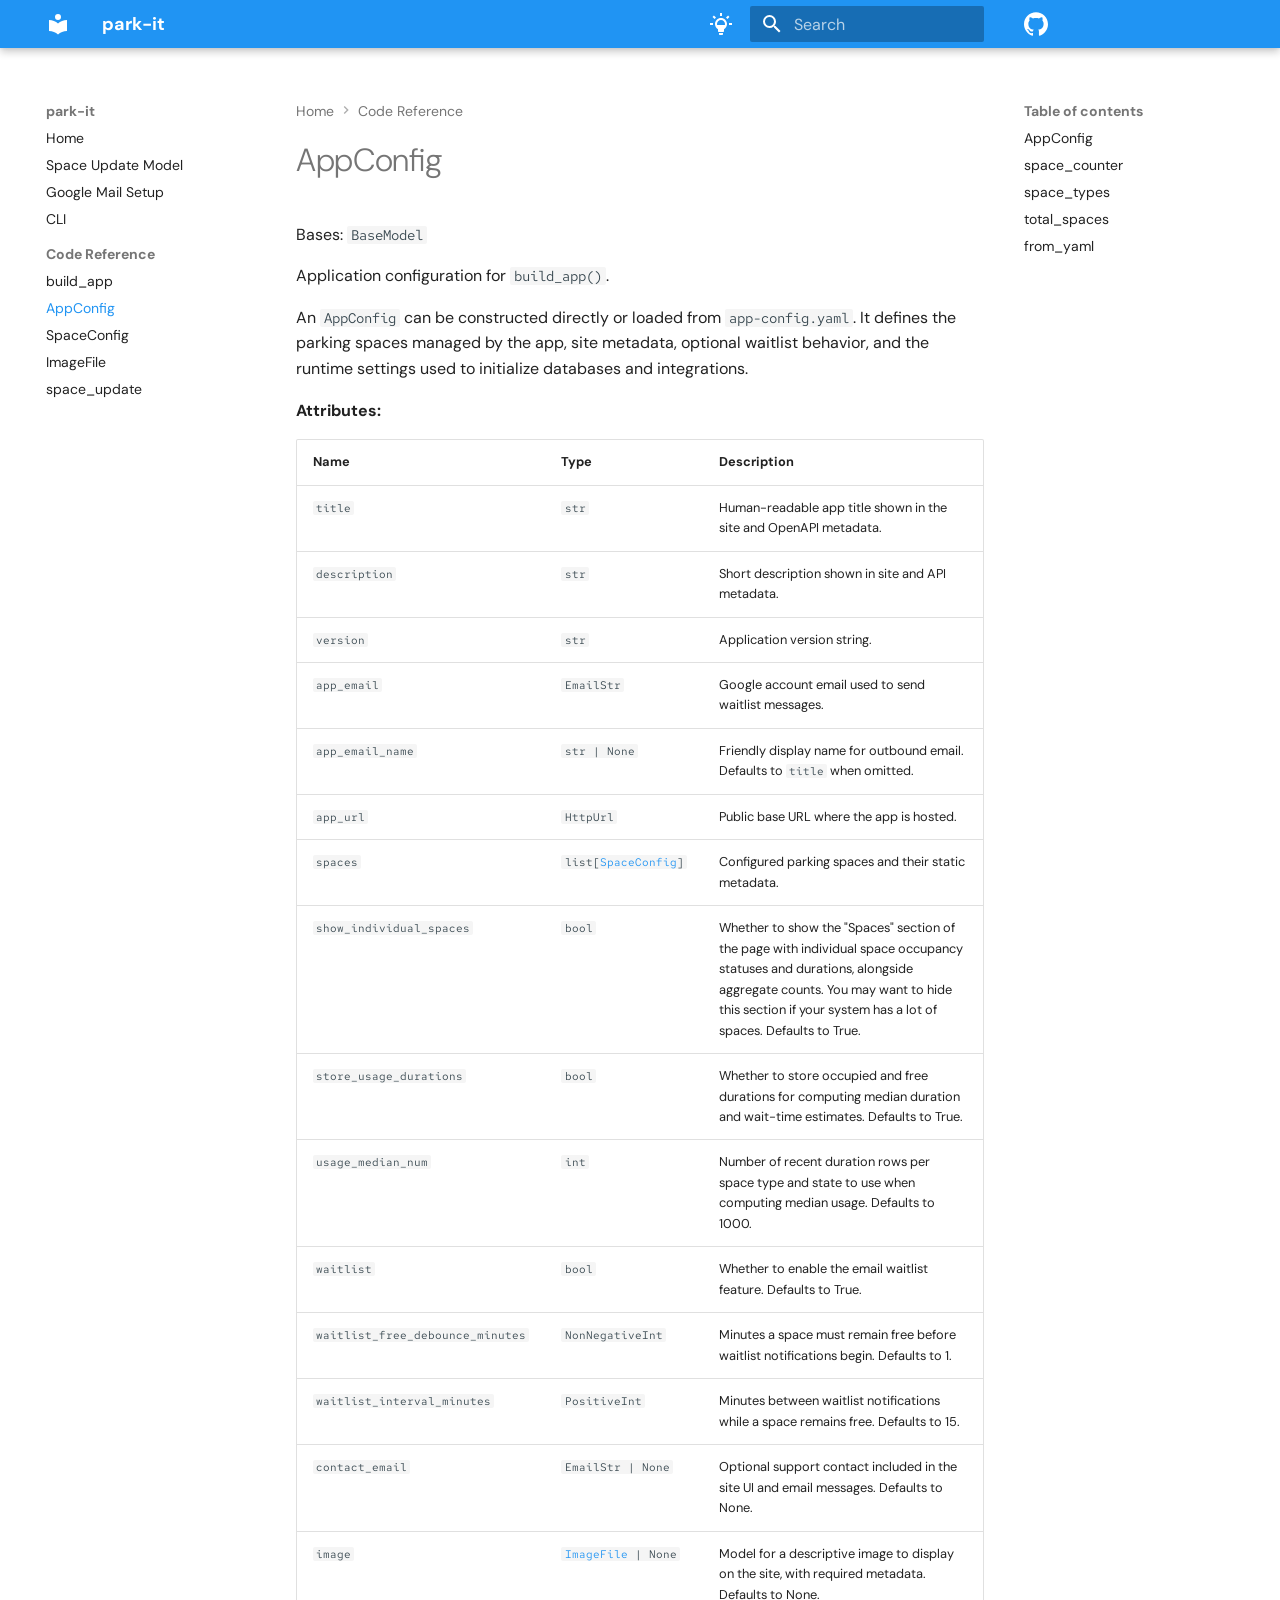
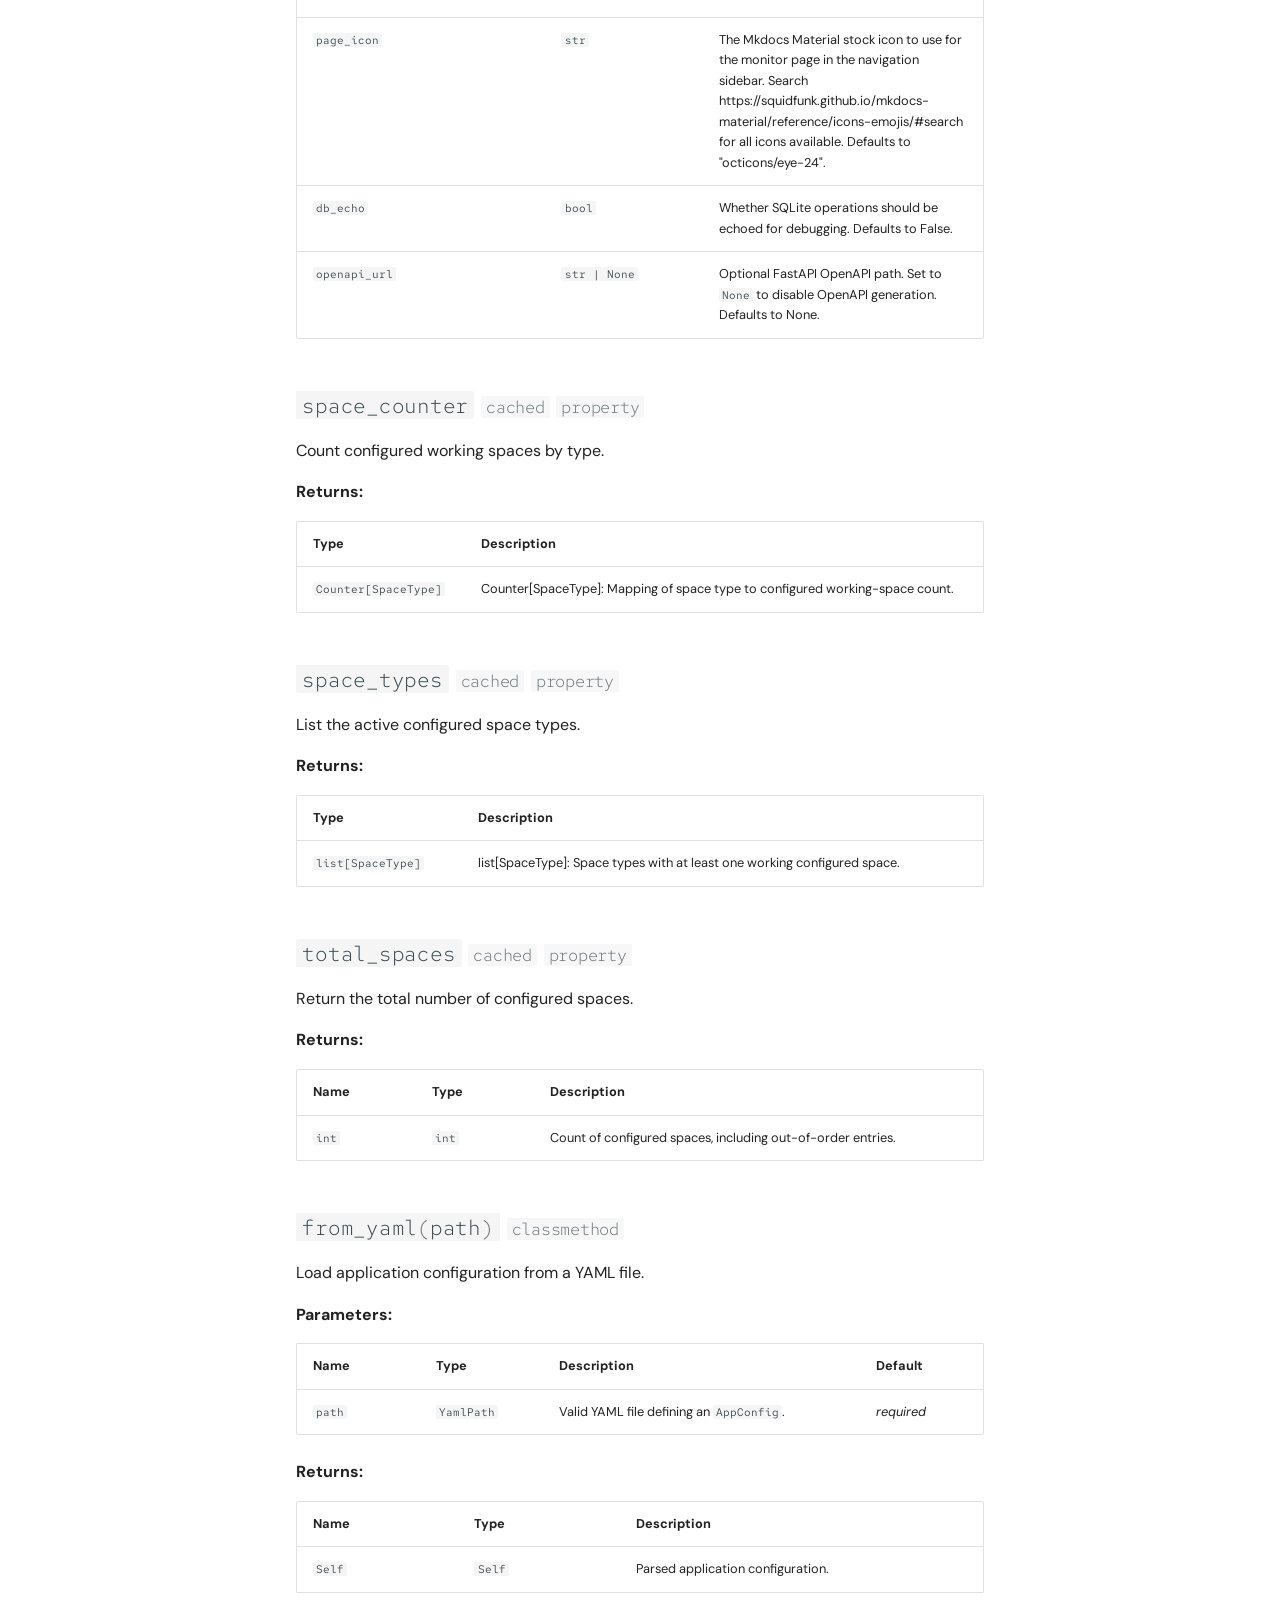
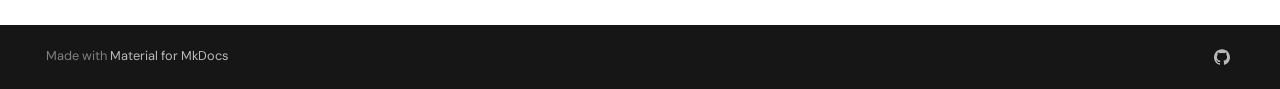
<file: reference/AppConfig/index.html>
<!doctype html>
<html lang="en" class="no-js">
  <head>
    
      <meta charset="utf-8">
      <meta name="viewport" content="width=device-width,initial-scale=1">
      
      
      
        <link rel="canonical" href="https://joshhubert-dsp.github.io/park-it/reference/AppConfig/">
      
      
        <link rel="prev" href="../build_app/">
      
      
        <link rel="next" href="../SpaceConfig/">
      
      
        
      
      
      <link rel="icon" href="../../assets/images/favicon.png">
      <meta name="generator" content="mkdocs-1.6.1, mkdocs-material-9.7.6">
    
    
      
        <title>AppConfig - park-it</title>
      
    
    
      <link rel="stylesheet" href="../../assets/stylesheets/main.484c7ddc.min.css">
      
        
        <link rel="stylesheet" href="../../assets/stylesheets/palette.ab4e12ef.min.css">
      
      


    
    
      
    
    
      
        
        
        <link rel="preconnect" href="https://fonts.gstatic.com" crossorigin>
        <link rel="stylesheet" href="https://fonts.googleapis.com/css?family=DM+Sans:300,300i,400,400i,700,700i%7CRed+Hat+Mono:400,400i,700,700i&display=fallback">
        <style>:root{--md-text-font:"DM Sans";--md-code-font:"Red Hat Mono"}</style>
      
    
    
      <link rel="stylesheet" href="../../assets/_mkdocstrings.css">
    
      <link rel="stylesheet" href="../../stylesheets/extra.css">
    
    <script>__md_scope=new URL("../..",location),__md_hash=e=>[...e].reduce(((e,_)=>(e<<5)-e+_.charCodeAt(0)),0),__md_get=(e,_=localStorage,t=__md_scope)=>JSON.parse(_.getItem(t.pathname+"."+e)),__md_set=(e,_,t=localStorage,a=__md_scope)=>{try{t.setItem(a.pathname+"."+e,JSON.stringify(_))}catch(e){}}</script>
    
      

    
    
  </head>
  
  
    
    
      
    
    
    
    
    <body dir="ltr" data-md-color-scheme="default" data-md-color-primary="blue" data-md-color-accent="deep-purple">
  
    
    <input class="md-toggle" data-md-toggle="drawer" type="checkbox" id="__drawer" autocomplete="off">
    <input class="md-toggle" data-md-toggle="search" type="checkbox" id="__search" autocomplete="off">
    <label class="md-overlay" for="__drawer"></label>
    <div data-md-component="skip">
      
        
        <a href="#park_it.models.app_config.AppConfig" class="md-skip">
          Skip to content
        </a>
      
    </div>
    <div data-md-component="announce">
      
    </div>
    
    
      

  

<header class="md-header md-header--shadow" data-md-component="header">
  <nav class="md-header__inner md-grid" aria-label="Header">
    <a href="../.." title="park-it" class="md-header__button md-logo" aria-label="park-it" data-md-component="logo">
      
  
  <svg xmlns="http://www.w3.org/2000/svg" viewBox="0 0 24 24"><path d="M12 8a3 3 0 0 0 3-3 3 3 0 0 0-3-3 3 3 0 0 0-3 3 3 3 0 0 0 3 3m0 3.54C9.64 9.35 6.5 8 3 8v11c3.5 0 6.64 1.35 9 3.54 2.36-2.19 5.5-3.54 9-3.54V8c-3.5 0-6.64 1.35-9 3.54"/></svg>

    </a>
    <label class="md-header__button md-icon" for="__drawer">
      
      <svg xmlns="http://www.w3.org/2000/svg" viewBox="0 0 24 24"><path d="M3 6h18v2H3zm0 5h18v2H3zm0 5h18v2H3z"/></svg>
    </label>
    <div class="md-header__title" data-md-component="header-title">
      <div class="md-header__ellipsis">
        <div class="md-header__topic">
          <span class="md-ellipsis">
            park-it
          </span>
        </div>
        <div class="md-header__topic" data-md-component="header-topic">
          <span class="md-ellipsis">
            
              AppConfig
            
          </span>
        </div>
      </div>
    </div>
    
      
        <form class="md-header__option" data-md-component="palette">
  
    
    
    
    <input class="md-option" data-md-color-media="(prefers-color-scheme)" data-md-color-scheme="default" data-md-color-primary="blue" data-md-color-accent="deep-purple"  aria-label="Using system preference. Switch to dark mode"  type="radio" name="__palette" id="__palette_0">
    
      <label class="md-header__button md-icon" title="Using system preference. Switch to dark mode" for="__palette_1" hidden>
        <svg xmlns="http://www.w3.org/2000/svg" viewBox="0 0 24 24"><path d="M1 11h3v2H1zm9 11c0 .6.4 1 1 1h2c.6 0 1-.4 1-1v-1h-4zm3-21h-2v3h2zM4.9 3.5 3.5 4.9 5.6 7 7 5.6zM20 11v2h3v-2zm-.9-7.5L17 5.6 18.4 7l2.1-2.1zM18 12c0 2.2-1.2 4.2-3 5.2V19c0 .6-.4 1-1 1h-4c-.6 0-1-.4-1-1v-1.8c-1.8-1-3-3-3-5.2 0-3.3 2.7-6 6-6s6 2.7 6 6M8 12c0 .35.05.68.14 1h7.72c.09-.32.14-.65.14-1 0-2.21-1.79-4-4-4s-4 1.79-4 4"/></svg>
      </label>
    
  
    
    
    
    <input class="md-option" data-md-color-media="(prefers-color-scheme: dark)" data-md-color-scheme="slate" data-md-color-primary="blue" data-md-color-accent="deep-purple"  aria-label="Using dark mode. Switch to light mode."  type="radio" name="__palette" id="__palette_1">
    
      <label class="md-header__button md-icon" title="Using dark mode. Switch to light mode." for="__palette_2" hidden>
        <svg xmlns="http://www.w3.org/2000/svg" viewBox="0 0 24 24"><path d="M20 11h3v2h-3zM1 11h3v2H1zM13 1v3h-2V1zM4.92 3.5l2.13 2.14-1.42 1.41L3.5 4.93zm12.03 2.13 2.12-2.13 1.43 1.43-2.13 2.12zM12 6a6 6 0 0 1 6 6c0 2.22-1.21 4.16-3 5.2V19a1 1 0 0 1-1 1h-4a1 1 0 0 1-1-1v-1.8c-1.79-1.04-3-2.98-3-5.2a6 6 0 0 1 6-6m2 15v1a1 1 0 0 1-1 1h-2a1 1 0 0 1-1-1v-1zm-3-3h2v-2.13c1.73-.44 3-2.01 3-3.87a4 4 0 0 0-4-4 4 4 0 0 0-4 4c0 1.86 1.27 3.43 3 3.87z"/></svg>
      </label>
    
  
    
    
    
    <input class="md-option" data-md-color-media="(prefers-color-scheme: light)" data-md-color-scheme="default" data-md-color-primary="blue" data-md-color-accent="deep-purple"  aria-label="Using light mode. Switch to system preference."  type="radio" name="__palette" id="__palette_2">
    
      <label class="md-header__button md-icon" title="Using light mode. Switch to system preference." for="__palette_0" hidden>
        <svg xmlns="http://www.w3.org/2000/svg" viewBox="0 0 24 24"><path d="M12 6a6 6 0 0 1 6 6c0 2.22-1.21 4.16-3 5.2V19a1 1 0 0 1-1 1h-4a1 1 0 0 1-1-1v-1.8c-1.79-1.04-3-2.98-3-5.2a6 6 0 0 1 6-6m2 15v1a1 1 0 0 1-1 1h-2a1 1 0 0 1-1-1v-1zm6-10h3v2h-3zM1 11h3v2H1zM13 1v3h-2V1zM4.92 3.5l2.13 2.14-1.42 1.41L3.5 4.93zm12.03 2.13 2.12-2.13 1.43 1.43-2.13 2.12z"/></svg>
      </label>
    
  
</form>
      
    
    
      <script>var palette=__md_get("__palette");if(palette&&palette.color){if("(prefers-color-scheme)"===palette.color.media){var media=matchMedia("(prefers-color-scheme: light)"),input=document.querySelector(media.matches?"[data-md-color-media='(prefers-color-scheme: light)']":"[data-md-color-media='(prefers-color-scheme: dark)']");palette.color.media=input.getAttribute("data-md-color-media"),palette.color.scheme=input.getAttribute("data-md-color-scheme"),palette.color.primary=input.getAttribute("data-md-color-primary"),palette.color.accent=input.getAttribute("data-md-color-accent")}for(var[key,value]of Object.entries(palette.color))document.body.setAttribute("data-md-color-"+key,value)}</script>
    
    
    
      
      
        <label class="md-header__button md-icon" for="__search">
          
          <svg xmlns="http://www.w3.org/2000/svg" viewBox="0 0 24 24"><path d="M9.5 3A6.5 6.5 0 0 1 16 9.5c0 1.61-.59 3.09-1.56 4.23l.27.27h.79l5 5-1.5 1.5-5-5v-.79l-.27-.27A6.52 6.52 0 0 1 9.5 16 6.5 6.5 0 0 1 3 9.5 6.5 6.5 0 0 1 9.5 3m0 2C7 5 5 7 5 9.5S7 14 9.5 14 14 12 14 9.5 12 5 9.5 5"/></svg>
        </label>
        <div class="md-search" data-md-component="search" role="dialog">
  <label class="md-search__overlay" for="__search"></label>
  <div class="md-search__inner" role="search">
    <form class="md-search__form" name="search">
      <input type="text" class="md-search__input" name="query" aria-label="Search" placeholder="Search" autocapitalize="off" autocorrect="off" autocomplete="off" spellcheck="false" data-md-component="search-query" required>
      <label class="md-search__icon md-icon" for="__search">
        
        <svg xmlns="http://www.w3.org/2000/svg" viewBox="0 0 24 24"><path d="M9.5 3A6.5 6.5 0 0 1 16 9.5c0 1.61-.59 3.09-1.56 4.23l.27.27h.79l5 5-1.5 1.5-5-5v-.79l-.27-.27A6.52 6.52 0 0 1 9.5 16 6.5 6.5 0 0 1 3 9.5 6.5 6.5 0 0 1 9.5 3m0 2C7 5 5 7 5 9.5S7 14 9.5 14 14 12 14 9.5 12 5 9.5 5"/></svg>
        
        <svg xmlns="http://www.w3.org/2000/svg" viewBox="0 0 24 24"><path d="M20 11v2H8l5.5 5.5-1.42 1.42L4.16 12l7.92-7.92L13.5 5.5 8 11z"/></svg>
      </label>
      <nav class="md-search__options" aria-label="Search">
        
        <button type="reset" class="md-search__icon md-icon" title="Clear" aria-label="Clear" tabindex="-1">
          
          <svg xmlns="http://www.w3.org/2000/svg" viewBox="0 0 24 24"><path d="M19 6.41 17.59 5 12 10.59 6.41 5 5 6.41 10.59 12 5 17.59 6.41 19 12 13.41 17.59 19 19 17.59 13.41 12z"/></svg>
        </button>
      </nav>
      
    </form>
    <div class="md-search__output">
      <div class="md-search__scrollwrap" tabindex="0" data-md-scrollfix>
        <div class="md-search-result" data-md-component="search-result">
          <div class="md-search-result__meta">
            Initializing search
          </div>
          <ol class="md-search-result__list" role="presentation"></ol>
        </div>
      </div>
    </div>
  </div>
</div>
      
    
    
      <div class="md-header__source">
        <a href="https://github.com/joshhubert-dsp/park-it" title="Go to repository" class="md-source" data-md-component="source">
  <div class="md-source__icon md-icon">
    
    <svg xmlns="http://www.w3.org/2000/svg" viewBox="0 0 24 24"><path d="M12 .297c-6.63 0-12 5.373-12 12 0 5.303 3.438 9.8 8.205 11.385.6.113.82-.258.82-.577 0-.285-.01-1.04-.015-2.04-3.338.724-4.042-1.61-4.042-1.61C4.422 18.07 3.633 17.7 3.633 17.7c-1.087-.744.084-.729.084-.729 1.205.084 1.838 1.236 1.838 1.236 1.07 1.835 2.809 1.305 3.495.998.108-.776.417-1.305.76-1.605-2.665-.3-5.466-1.332-5.466-5.93 0-1.31.465-2.38 1.235-3.22-.135-.303-.54-1.523.105-3.176 0 0 1.005-.322 3.3 1.23.96-.267 1.98-.399 3-.405 1.02.006 2.04.138 3 .405 2.28-1.552 3.285-1.23 3.285-1.23.645 1.653.24 2.873.12 3.176.765.84 1.23 1.91 1.23 3.22 0 4.61-2.805 5.625-5.475 5.92.42.36.81 1.096.81 2.22 0 1.606-.015 2.896-.015 3.286 0 .315.21.69.825.57C20.565 22.092 24 17.592 24 12.297c0-6.627-5.373-12-12-12"/></svg>
  </div>
  <div class="md-source__repository">
    GitHub
  </div>
</a>
      </div>
    
  </nav>
  
</header>
    
    <div class="md-container" data-md-component="container">
      
      
        
          
        
      
      <main class="md-main" data-md-component="main">
        <div class="md-main__inner md-grid">
          
            
              
              <div class="md-sidebar md-sidebar--primary" data-md-component="sidebar" data-md-type="navigation" >
                <div class="md-sidebar__scrollwrap">
                  <div class="md-sidebar__inner">
                    



<nav class="md-nav md-nav--primary" aria-label="Navigation" data-md-level="0">
  <label class="md-nav__title" for="__drawer">
    <a href="../.." title="park-it" class="md-nav__button md-logo" aria-label="park-it" data-md-component="logo">
      
  
  <svg xmlns="http://www.w3.org/2000/svg" viewBox="0 0 24 24"><path d="M12 8a3 3 0 0 0 3-3 3 3 0 0 0-3-3 3 3 0 0 0-3 3 3 3 0 0 0 3 3m0 3.54C9.64 9.35 6.5 8 3 8v11c3.5 0 6.64 1.35 9 3.54 2.36-2.19 5.5-3.54 9-3.54V8c-3.5 0-6.64 1.35-9 3.54"/></svg>

    </a>
    park-it
  </label>
  
    <div class="md-nav__source">
      <a href="https://github.com/joshhubert-dsp/park-it" title="Go to repository" class="md-source" data-md-component="source">
  <div class="md-source__icon md-icon">
    
    <svg xmlns="http://www.w3.org/2000/svg" viewBox="0 0 24 24"><path d="M12 .297c-6.63 0-12 5.373-12 12 0 5.303 3.438 9.8 8.205 11.385.6.113.82-.258.82-.577 0-.285-.01-1.04-.015-2.04-3.338.724-4.042-1.61-4.042-1.61C4.422 18.07 3.633 17.7 3.633 17.7c-1.087-.744.084-.729.084-.729 1.205.084 1.838 1.236 1.838 1.236 1.07 1.835 2.809 1.305 3.495.998.108-.776.417-1.305.76-1.605-2.665-.3-5.466-1.332-5.466-5.93 0-1.31.465-2.38 1.235-3.22-.135-.303-.54-1.523.105-3.176 0 0 1.005-.322 3.3 1.23.96-.267 1.98-.399 3-.405 1.02.006 2.04.138 3 .405 2.28-1.552 3.285-1.23 3.285-1.23.645 1.653.24 2.873.12 3.176.765.84 1.23 1.91 1.23 3.22 0 4.61-2.805 5.625-5.475 5.92.42.36.81 1.096.81 2.22 0 1.606-.015 2.896-.015 3.286 0 .315.21.69.825.57C20.565 22.092 24 17.592 24 12.297c0-6.627-5.373-12-12-12"/></svg>
  </div>
  <div class="md-source__repository">
    GitHub
  </div>
</a>
    </div>
  
  <ul class="md-nav__list" data-md-scrollfix>
    
      
      
  
  
  
  
    <li class="md-nav__item">
      <a href="../.." class="md-nav__link">
        
  
  
  <span class="md-ellipsis">
    
  
    Home
  

    
  </span>
  
  

      </a>
    </li>
  

    
      
      
  
  
  
  
    <li class="md-nav__item">
      <a href="../../model-gen/" class="md-nav__link">
        
  
  
  <span class="md-ellipsis">
    
  
    Space Update Model
  

    
  </span>
  
  

      </a>
    </li>
  

    
      
      
  
  
  
  
    <li class="md-nav__item">
      <a href="../../gmail-setup/" class="md-nav__link">
        
  
  
  <span class="md-ellipsis">
    
  
    Google Mail Setup
  

    
  </span>
  
  

      </a>
    </li>
  

    
      
      
  
  
  
  
    <li class="md-nav__item">
      <a href="../../cli/" class="md-nav__link">
        
  
  
  <span class="md-ellipsis">
    
  
    CLI
  

    
  </span>
  
  

      </a>
    </li>
  

    
      
      
  
  
    
  
  
  
    
    
    
    
      
        
        
      
    
    
    <li class="md-nav__item md-nav__item--active md-nav__item--section md-nav__item--nested">
      
        
        
        <input class="md-nav__toggle md-toggle " type="checkbox" id="__nav_5" checked>
        
          
          <label class="md-nav__link" for="__nav_5" id="__nav_5_label" tabindex="">
            
  
  
  <span class="md-ellipsis">
    
  
    Code Reference
  

    
  </span>
  
  

            <span class="md-nav__icon md-icon"></span>
          </label>
        
        <nav class="md-nav" data-md-level="1" aria-labelledby="__nav_5_label" aria-expanded="true">
          <label class="md-nav__title" for="__nav_5">
            <span class="md-nav__icon md-icon"></span>
            
  
    Code Reference
  

          </label>
          <ul class="md-nav__list" data-md-scrollfix>
            
              
                
  
  
  
  
    <li class="md-nav__item">
      <a href="../build_app/" class="md-nav__link">
        
  
  
  <span class="md-ellipsis">
    
  
    build_app
  

    
  </span>
  
  

      </a>
    </li>
  

              
            
              
                
  
  
    
  
  
  
    <li class="md-nav__item md-nav__item--active">
      
      <input class="md-nav__toggle md-toggle" type="checkbox" id="__toc">
      
      
      
        <label class="md-nav__link md-nav__link--active" for="__toc">
          
  
  
  <span class="md-ellipsis">
    
  
    AppConfig
  

    
  </span>
  
  

          <span class="md-nav__icon md-icon"></span>
        </label>
      
      <a href="./" class="md-nav__link md-nav__link--active">
        
  
  
  <span class="md-ellipsis">
    
  
    AppConfig
  

    
  </span>
  
  

      </a>
      
        

<nav class="md-nav md-nav--secondary" aria-label="Table of contents">
  
  
  
  
    <label class="md-nav__title" for="__toc">
      <span class="md-nav__icon md-icon"></span>
      Table of contents
    </label>
    <ul class="md-nav__list" data-md-component="toc" data-md-scrollfix>
      
        <li class="md-nav__item">
  <a href="#park_it.models.app_config.AppConfig" class="md-nav__link">
    <span class="md-ellipsis">
      
        AppConfig
      
    </span>
  </a>
  
</li>
      
        <li class="md-nav__item">
  <a href="#park_it.models.app_config.AppConfig.space_counter" class="md-nav__link">
    <span class="md-ellipsis">
      
        space_counter
      
    </span>
  </a>
  
</li>
      
        <li class="md-nav__item">
  <a href="#park_it.models.app_config.AppConfig.space_types" class="md-nav__link">
    <span class="md-ellipsis">
      
        space_types
      
    </span>
  </a>
  
</li>
      
        <li class="md-nav__item">
  <a href="#park_it.models.app_config.AppConfig.total_spaces" class="md-nav__link">
    <span class="md-ellipsis">
      
        total_spaces
      
    </span>
  </a>
  
</li>
      
        <li class="md-nav__item">
  <a href="#park_it.models.app_config.AppConfig.from_yaml" class="md-nav__link">
    <span class="md-ellipsis">
      
        from_yaml
      
    </span>
  </a>
  
</li>
      
    </ul>
  
</nav>
      
    </li>
  

              
            
              
                
  
  
  
  
    <li class="md-nav__item">
      <a href="../SpaceConfig/" class="md-nav__link">
        
  
  
  <span class="md-ellipsis">
    
  
    SpaceConfig
  

    
  </span>
  
  

      </a>
    </li>
  

              
            
              
                
  
  
  
  
    <li class="md-nav__item">
      <a href="../ImageFile/" class="md-nav__link">
        
  
  
  <span class="md-ellipsis">
    
  
    ImageFile
  

    
  </span>
  
  

      </a>
    </li>
  

              
            
              
                
  
  
  
  
    <li class="md-nav__item">
      <a href="../space_update/" class="md-nav__link">
        
  
  
  <span class="md-ellipsis">
    
  
    space_update
  

    
  </span>
  
  

      </a>
    </li>
  

              
            
          </ul>
        </nav>
      
    </li>
  

    
  </ul>
</nav>
                  </div>
                </div>
              </div>
            
            
              
              <div class="md-sidebar md-sidebar--secondary" data-md-component="sidebar" data-md-type="toc" >
                <div class="md-sidebar__scrollwrap">
                  <div class="md-sidebar__inner">
                    

<nav class="md-nav md-nav--secondary" aria-label="Table of contents">
  
  
  
  
    <label class="md-nav__title" for="__toc">
      <span class="md-nav__icon md-icon"></span>
      Table of contents
    </label>
    <ul class="md-nav__list" data-md-component="toc" data-md-scrollfix>
      
        <li class="md-nav__item">
  <a href="#park_it.models.app_config.AppConfig" class="md-nav__link">
    <span class="md-ellipsis">
      
        AppConfig
      
    </span>
  </a>
  
</li>
      
        <li class="md-nav__item">
  <a href="#park_it.models.app_config.AppConfig.space_counter" class="md-nav__link">
    <span class="md-ellipsis">
      
        space_counter
      
    </span>
  </a>
  
</li>
      
        <li class="md-nav__item">
  <a href="#park_it.models.app_config.AppConfig.space_types" class="md-nav__link">
    <span class="md-ellipsis">
      
        space_types
      
    </span>
  </a>
  
</li>
      
        <li class="md-nav__item">
  <a href="#park_it.models.app_config.AppConfig.total_spaces" class="md-nav__link">
    <span class="md-ellipsis">
      
        total_spaces
      
    </span>
  </a>
  
</li>
      
        <li class="md-nav__item">
  <a href="#park_it.models.app_config.AppConfig.from_yaml" class="md-nav__link">
    <span class="md-ellipsis">
      
        from_yaml
      
    </span>
  </a>
  
</li>
      
    </ul>
  
</nav>
                  </div>
                </div>
              </div>
            
          
          
            <div class="md-content" data-md-component="content">
              
                



  


  <nav class="md-path" aria-label="Navigation" >
    <ol class="md-path__list">
      
        
  
  
    <li class="md-path__item">
      <a href="../.." class="md-path__link">
        
  <span class="md-ellipsis">
    Home
  </span>

      </a>
    </li>
  

      
      
        
  
  
    
    
      <li class="md-path__item">
        <a href="../build_app/" class="md-path__link">
          
  <span class="md-ellipsis">
    Code Reference
  </span>

        </a>
      </li>
    
  

      
    </ol>
  </nav>

              
              <article class="md-content__inner md-typeset">
                
                  



  <h1>AppConfig</h1>

<div class="doc doc-object doc-class">



<a id="park_it.models.app_config.AppConfig"></a>
    <div class="doc doc-contents first">
            <p class="doc doc-class-bases">
              Bases: <code><span title="pydantic.BaseModel">BaseModel</span></code></p>



        <p>Application configuration for <code>build_app()</code>.</p>
<p>An <code>AppConfig</code> can be constructed directly or loaded from <code>app-config.yaml</code>. It
defines the parking spaces managed by the app, site metadata, optional waitlist
behavior, and the runtime settings used to initialize databases and integrations.</p>


<p><span class="doc-section-title">Attributes:</span></p>
    <table>
      <thead>
        <tr>
          <th>Name</th>
          <th>Type</th>
          <th>Description</th>
        </tr>
      </thead>
      <tbody>
          <tr class="doc-section-item">
            <td><code><span title="park_it.models.app_config.AppConfig.title">title</span></code></td>
            <td>
                  <code><span title="str">str</span></code>
            </td>
            <td>
              <div class="doc-md-description">
                <p>Human-readable app title shown in the site and OpenAPI metadata.</p>
              </div>
            </td>
          </tr>
          <tr class="doc-section-item">
            <td><code><span title="park_it.models.app_config.AppConfig.description">description</span></code></td>
            <td>
                  <code><span title="str">str</span></code>
            </td>
            <td>
              <div class="doc-md-description">
                <p>Short description shown in site and API metadata.</p>
              </div>
            </td>
          </tr>
          <tr class="doc-section-item">
            <td><code><span title="park_it.models.app_config.AppConfig.version">version</span></code></td>
            <td>
                  <code><span title="str">str</span></code>
            </td>
            <td>
              <div class="doc-md-description">
                <p>Application version string.</p>
              </div>
            </td>
          </tr>
          <tr class="doc-section-item">
            <td><code><span title="park_it.models.app_config.AppConfig.app_email">app_email</span></code></td>
            <td>
                  <code><span title="pydantic.EmailStr">EmailStr</span></code>
            </td>
            <td>
              <div class="doc-md-description">
                <p>Google account email used to send waitlist messages.</p>
              </div>
            </td>
          </tr>
          <tr class="doc-section-item">
            <td><code><span title="park_it.models.app_config.AppConfig.app_email_name">app_email_name</span></code></td>
            <td>
                  <code><span title="str">str</span> | None</code>
            </td>
            <td>
              <div class="doc-md-description">
                <p>Friendly display name for outbound email.
Defaults to <code>title</code> when omitted.</p>
              </div>
            </td>
          </tr>
          <tr class="doc-section-item">
            <td><code><span title="park_it.models.app_config.AppConfig.app_url">app_url</span></code></td>
            <td>
                  <code><span title="pydantic.HttpUrl">HttpUrl</span></code>
            </td>
            <td>
              <div class="doc-md-description">
                <p>Public base URL where the app is hosted.</p>
              </div>
            </td>
          </tr>
          <tr class="doc-section-item">
            <td><code><span title="park_it.models.app_config.AppConfig.spaces">spaces</span></code></td>
            <td>
                  <code><span title="list">list</span>[<a class="autorefs autorefs-internal" title="park_it.models.space.SpaceConfig" href="../SpaceConfig/#park_it.models.space.SpaceConfig">SpaceConfig</a>]</code>
            </td>
            <td>
              <div class="doc-md-description">
                <p>Configured parking spaces and their static metadata.</p>
              </div>
            </td>
          </tr>
          <tr class="doc-section-item">
            <td><code><span title="park_it.models.app_config.AppConfig.show_individual_spaces">show_individual_spaces</span></code></td>
            <td>
                  <code><span title="bool">bool</span></code>
            </td>
            <td>
              <div class="doc-md-description">
                <p>Whether to show the "Spaces" section of
the page with individual space occupancy statuses and durations, alongside aggregate
counts. You may want to hide this section if your system has a lot of
spaces. Defaults to True.</p>
              </div>
            </td>
          </tr>
          <tr class="doc-section-item">
            <td><code><span title="park_it.models.app_config.AppConfig.store_usage_durations">store_usage_durations</span></code></td>
            <td>
                  <code><span title="bool">bool</span></code>
            </td>
            <td>
              <div class="doc-md-description">
                <p>Whether to store occupied and free
durations for computing median duration and wait-time estimates. Defaults to True.</p>
              </div>
            </td>
          </tr>
          <tr class="doc-section-item">
            <td><code><span title="park_it.models.app_config.AppConfig.usage_median_num">usage_median_num</span></code></td>
            <td>
                  <code><span title="int">int</span></code>
            </td>
            <td>
              <div class="doc-md-description">
                <p>Number of recent duration rows per space type
and state to use when computing median usage. Defaults to 1000.</p>
              </div>
            </td>
          </tr>
          <tr class="doc-section-item">
            <td><code><span title="park_it.models.app_config.AppConfig.waitlist">waitlist</span></code></td>
            <td>
                  <code><span title="bool">bool</span></code>
            </td>
            <td>
              <div class="doc-md-description">
                <p>Whether to enable the email waitlist feature.
Defaults to True.</p>
              </div>
            </td>
          </tr>
          <tr class="doc-section-item">
            <td><code><span title="park_it.models.app_config.AppConfig.waitlist_free_debounce_minutes">waitlist_free_debounce_minutes</span></code></td>
            <td>
                  <code><span title="pydantic.NonNegativeInt">NonNegativeInt</span></code>
            </td>
            <td>
              <div class="doc-md-description">
                <p>Minutes a space must
remain free before waitlist notifications begin. Defaults to 1.</p>
              </div>
            </td>
          </tr>
          <tr class="doc-section-item">
            <td><code><span title="park_it.models.app_config.AppConfig.waitlist_interval_minutes">waitlist_interval_minutes</span></code></td>
            <td>
                  <code><span title="pydantic.PositiveInt">PositiveInt</span></code>
            </td>
            <td>
              <div class="doc-md-description">
                <p>Minutes between waitlist
notifications while a space remains free. Defaults to 15.</p>
              </div>
            </td>
          </tr>
          <tr class="doc-section-item">
            <td><code><span title="park_it.models.app_config.AppConfig.contact_email">contact_email</span></code></td>
            <td>
                  <code><span title="pydantic.EmailStr">EmailStr</span> | None</code>
            </td>
            <td>
              <div class="doc-md-description">
                <p>Optional support contact included in
the site UI and email messages. Defaults to None.</p>
              </div>
            </td>
          </tr>
          <tr class="doc-section-item">
            <td><code><span title="park_it.models.app_config.AppConfig.image">image</span></code></td>
            <td>
                  <code><a class="autorefs autorefs-internal" title="park_it.models.field_types.ImageFile" href="../ImageFile/#park_it.models.field_types.ImageFile">ImageFile</a> | None</code>
            </td>
            <td>
              <div class="doc-md-description">
                <p>Model for a descriptive image to display on
the site, with required metadata. Defaults to None.</p>
              </div>
            </td>
          </tr>
          <tr class="doc-section-item">
            <td><code><span title="park_it.models.app_config.AppConfig.page_icon">page_icon</span></code></td>
            <td>
                  <code><span title="str">str</span></code>
            </td>
            <td>
              <div class="doc-md-description">
                <p>The Mkdocs Material stock icon to use for the monitor page in the
navigation sidebar. Search
https://squidfunk.github.io/mkdocs-material/reference/icons-emojis/#search
for all icons available. Defaults to "octicons/eye-24".</p>
              </div>
            </td>
          </tr>
          <tr class="doc-section-item">
            <td><code><span title="park_it.models.app_config.AppConfig.db_echo">db_echo</span></code></td>
            <td>
                  <code><span title="bool">bool</span></code>
            </td>
            <td>
              <div class="doc-md-description">
                <p>Whether SQLite operations should be echoed for
debugging. Defaults to False.</p>
              </div>
            </td>
          </tr>
          <tr class="doc-section-item">
            <td><code><span title="park_it.models.app_config.AppConfig.openapi_url">openapi_url</span></code></td>
            <td>
                  <code><span title="str">str</span> | None</code>
            </td>
            <td>
              <div class="doc-md-description">
                <p>Optional FastAPI OpenAPI path. Set to <code>None</code>
to disable OpenAPI generation. Defaults to None.</p>
              </div>
            </td>
          </tr>
      </tbody>
    </table>











<div class="doc doc-children">







<div class="doc doc-object doc-attribute">



<h2 id="park_it.models.app_config.AppConfig.space_counter" class="doc doc-heading">
            <code class="highlight language-python"><span class="n">space_counter</span></code>

  <span class="doc doc-labels">
      <small class="doc doc-label doc-label-cached"><code>cached</code></small>
      <small class="doc doc-label doc-label-property"><code>property</code></small>
  </span>

</h2>


    <div class="doc doc-contents ">

        <p>Count configured working spaces by type.</p>


    <p><span class="doc-section-title">Returns:</span></p>
    <table>
      <thead>
        <tr>
          <th>Type</th>
          <th>Description</th>
        </tr>
      </thead>
      <tbody>
          <tr class="doc-section-item">
            <td>
                  <code><span title="collections.Counter">Counter</span>[<span title="park_it.models.space.SpaceType">SpaceType</span>]</code>
            </td>
            <td>
              <div class="doc-md-description">
                <p>Counter[SpaceType]: Mapping of space type to configured working-space count.</p>
              </div>
            </td>
          </tr>
      </tbody>
    </table>

    </div>

</div>

<div class="doc doc-object doc-attribute">



<h2 id="park_it.models.app_config.AppConfig.space_types" class="doc doc-heading">
            <code class="highlight language-python"><span class="n">space_types</span></code>

  <span class="doc doc-labels">
      <small class="doc doc-label doc-label-cached"><code>cached</code></small>
      <small class="doc doc-label doc-label-property"><code>property</code></small>
  </span>

</h2>


    <div class="doc doc-contents ">

        <p>List the active configured space types.</p>


    <p><span class="doc-section-title">Returns:</span></p>
    <table>
      <thead>
        <tr>
          <th>Type</th>
          <th>Description</th>
        </tr>
      </thead>
      <tbody>
          <tr class="doc-section-item">
            <td>
                  <code><span title="list">list</span>[<span title="park_it.models.space.SpaceType">SpaceType</span>]</code>
            </td>
            <td>
              <div class="doc-md-description">
                <p>list[SpaceType]: Space types with at least one working configured space.</p>
              </div>
            </td>
          </tr>
      </tbody>
    </table>

    </div>

</div>

<div class="doc doc-object doc-attribute">



<h2 id="park_it.models.app_config.AppConfig.total_spaces" class="doc doc-heading">
            <code class="highlight language-python"><span class="n">total_spaces</span></code>

  <span class="doc doc-labels">
      <small class="doc doc-label doc-label-cached"><code>cached</code></small>
      <small class="doc doc-label doc-label-property"><code>property</code></small>
  </span>

</h2>


    <div class="doc doc-contents ">

        <p>Return the total number of configured spaces.</p>


    <p><span class="doc-section-title">Returns:</span></p>
    <table>
      <thead>
        <tr>
<th>Name</th>          <th>Type</th>
          <th>Description</th>
        </tr>
      </thead>
      <tbody>
          <tr class="doc-section-item">
<td><code>int</code></td>            <td>
                  <code><span title="int">int</span></code>
            </td>
            <td>
              <div class="doc-md-description">
                <p>Count of configured spaces, including out-of-order entries.</p>
              </div>
            </td>
          </tr>
      </tbody>
    </table>

    </div>

</div>




<div class="doc doc-object doc-function">


<h2 id="park_it.models.app_config.AppConfig.from_yaml" class="doc doc-heading">
            <code class="highlight language-python"><span class="n">from_yaml</span><span class="p">(</span><span class="n">path</span><span class="p">)</span></code>

  <span class="doc doc-labels">
      <small class="doc doc-label doc-label-classmethod"><code>classmethod</code></small>
  </span>

</h2>


    <div class="doc doc-contents ">

        <p>Load application configuration from a YAML file.</p>


<p><span class="doc-section-title">Parameters:</span></p>
    <table>
      <thead>
        <tr>
          <th>Name</th>
          <th>Type</th>
          <th>Description</th>
          <th>Default</th>
        </tr>
      </thead>
      <tbody>
          <tr class="doc-section-item">
            <td>
                <code>path</code>
            </td>
            <td>
                  <code><span title="park_it.models.field_types.YamlPath">YamlPath</span></code>
            </td>
            <td>
              <div class="doc-md-description">
                <p>Valid YAML file defining an <code>AppConfig</code>.</p>
              </div>
            </td>
            <td>
                <em>required</em>
            </td>
          </tr>
      </tbody>
    </table>


    <p><span class="doc-section-title">Returns:</span></p>
    <table>
      <thead>
        <tr>
<th>Name</th>          <th>Type</th>
          <th>Description</th>
        </tr>
      </thead>
      <tbody>
          <tr class="doc-section-item">
<td><code>Self</code></td>            <td>
                  <code><span title="typing.Self">Self</span></code>
            </td>
            <td>
              <div class="doc-md-description">
                <p>Parsed application configuration.</p>
              </div>
            </td>
          </tr>
      </tbody>
    </table>


    </div>

</div>



  </div>

    </div>

</div>












                
              </article>
            </div>
          
          
  <script>var tabs=__md_get("__tabs");if(Array.isArray(tabs))e:for(var set of document.querySelectorAll(".tabbed-set")){var labels=set.querySelector(".tabbed-labels");for(var tab of tabs)for(var label of labels.getElementsByTagName("label"))if(label.innerText.trim()===tab){var input=document.getElementById(label.htmlFor);input.checked=!0;continue e}}</script>

<script>var target=document.getElementById(location.hash.slice(1));target&&target.name&&(target.checked=target.name.startsWith("__tabbed_"))</script>
        </div>
        
      </main>
      
        <footer class="md-footer">
  
  <div class="md-footer-meta md-typeset">
    <div class="md-footer-meta__inner md-grid">
      <div class="md-copyright">
  
  
    Made with
    <a href="https://squidfunk.github.io/mkdocs-material/" target="_blank" rel="noopener">
      Material for MkDocs
    </a>
  
</div>
      
        
<div class="md-social">
  
    
    
    
    
      
      
    
    <a href="https://github.com/joshhubert-dsp/park-it" target="_blank" rel="noopener" title="github.com" class="md-social__link">
      <svg xmlns="http://www.w3.org/2000/svg" viewBox="0 0 24 24"><path d="M12 .297c-6.63 0-12 5.373-12 12 0 5.303 3.438 9.8 8.205 11.385.6.113.82-.258.82-.577 0-.285-.01-1.04-.015-2.04-3.338.724-4.042-1.61-4.042-1.61C4.422 18.07 3.633 17.7 3.633 17.7c-1.087-.744.084-.729.084-.729 1.205.084 1.838 1.236 1.838 1.236 1.07 1.835 2.809 1.305 3.495.998.108-.776.417-1.305.76-1.605-2.665-.3-5.466-1.332-5.466-5.93 0-1.31.465-2.38 1.235-3.22-.135-.303-.54-1.523.105-3.176 0 0 1.005-.322 3.3 1.23.96-.267 1.98-.399 3-.405 1.02.006 2.04.138 3 .405 2.28-1.552 3.285-1.23 3.285-1.23.645 1.653.24 2.873.12 3.176.765.84 1.23 1.91 1.23 3.22 0 4.61-2.805 5.625-5.475 5.92.42.36.81 1.096.81 2.22 0 1.606-.015 2.896-.015 3.286 0 .315.21.69.825.57C20.565 22.092 24 17.592 24 12.297c0-6.627-5.373-12-12-12"/></svg>
    </a>
  
</div>
      
    </div>
  </div>
</footer>
      
    </div>
    <div class="md-dialog" data-md-component="dialog">
      <div class="md-dialog__inner md-typeset"></div>
    </div>
    
    
    
      
      
      <script id="__config" type="application/json">{"annotate": null, "base": "../..", "features": ["content.tabs.link", "content.code.copy", "navigation.sections", "navigation.expand", "navigation.path", "navigation.tracking"], "search": "../../assets/javascripts/workers/search.2c215733.min.js", "tags": null, "translations": {"clipboard.copied": "Copied to clipboard", "clipboard.copy": "Copy to clipboard", "search.result.more.one": "1 more on this page", "search.result.more.other": "# more on this page", "search.result.none": "No matching documents", "search.result.one": "1 matching document", "search.result.other": "# matching documents", "search.result.placeholder": "Type to start searching", "search.result.term.missing": "Missing", "select.version": "Select version"}, "version": null}</script>
    
    
      <script src="../../assets/javascripts/bundle.79ae519e.min.js"></script>
      
    
  </body>
</html>
</file>
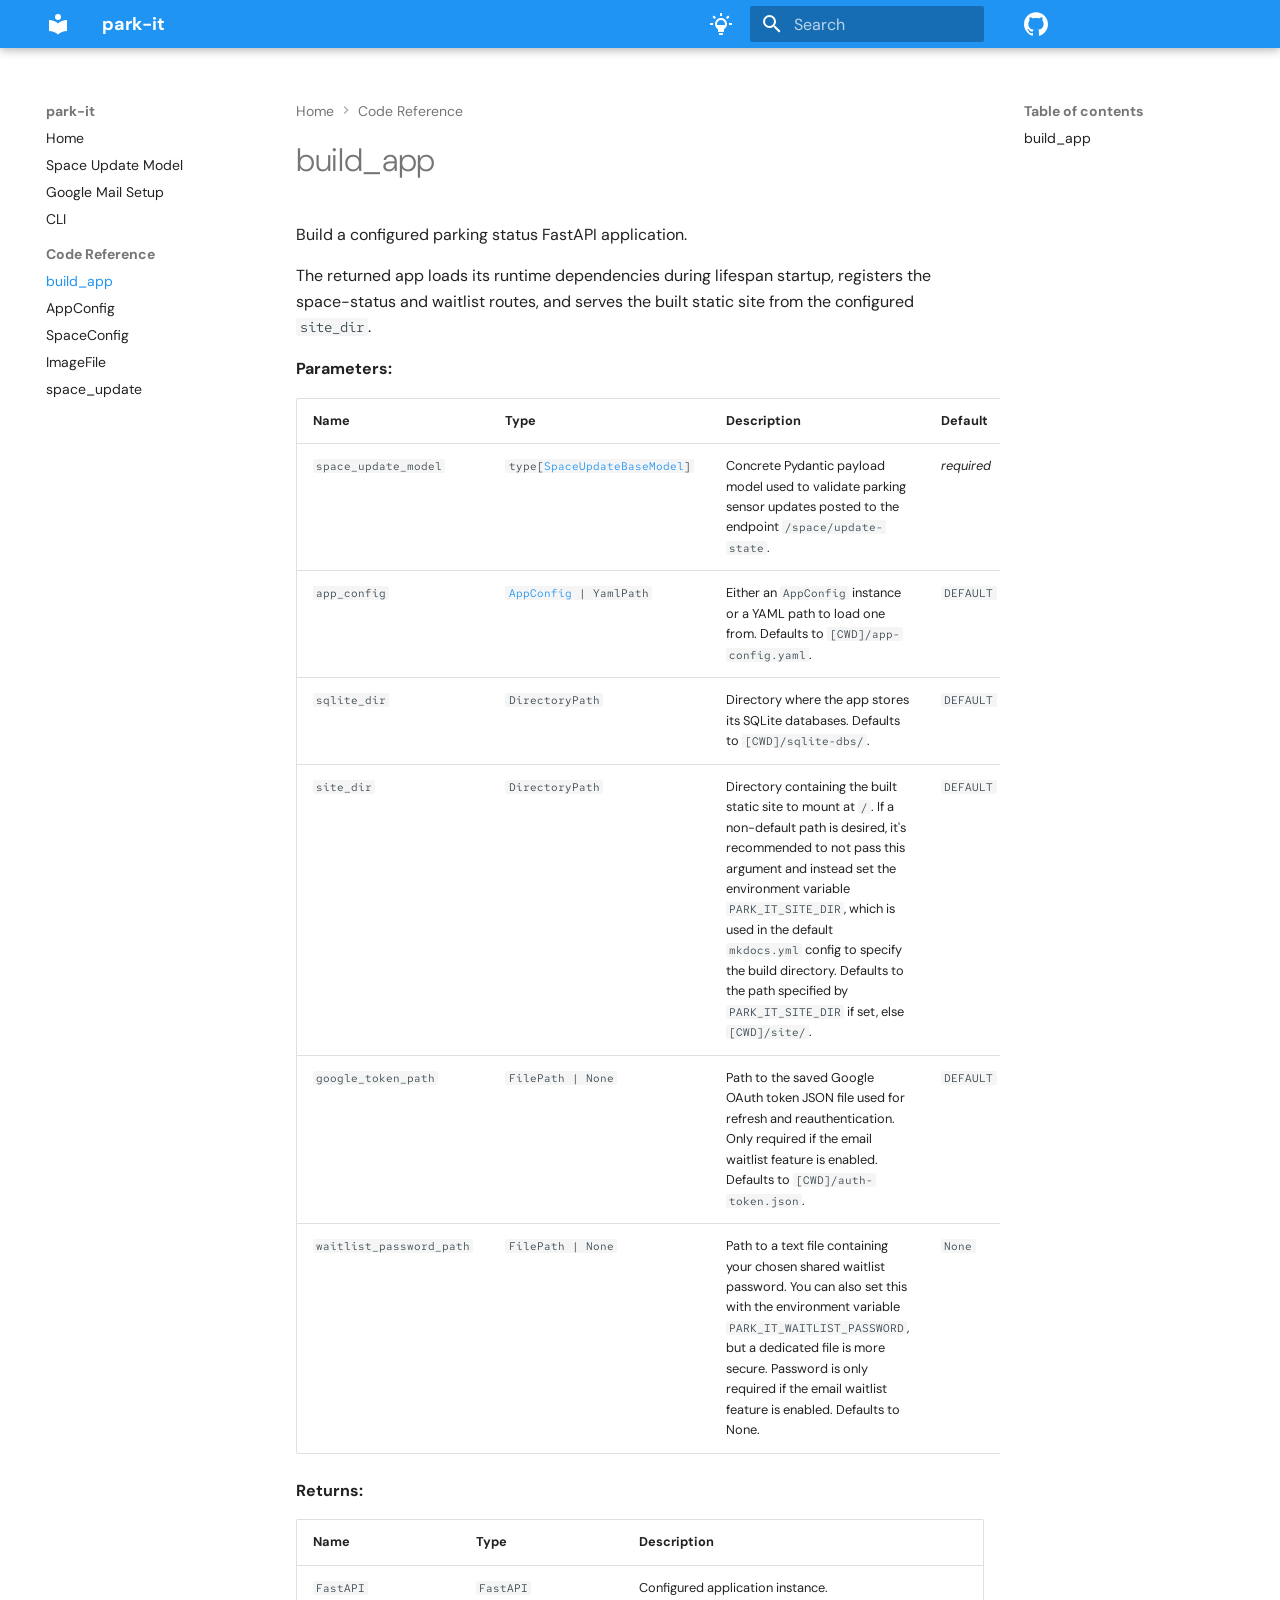
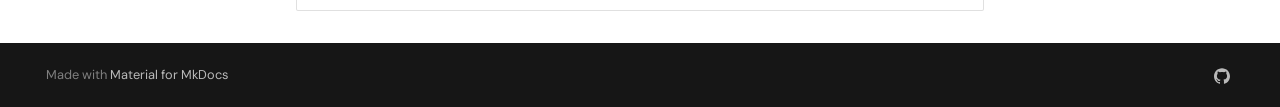
<file: reference/build_app/index.html>
<!doctype html>
<html lang="en" class="no-js">
  <head>
    
      <meta charset="utf-8">
      <meta name="viewport" content="width=device-width,initial-scale=1">
      
      
      
        <link rel="canonical" href="https://joshhubert-dsp.github.io/park-it/reference/build_app/">
      
      
        <link rel="prev" href="../../cli/">
      
      
        <link rel="next" href="../AppConfig/">
      
      
        
      
      
      <link rel="icon" href="../../assets/images/favicon.png">
      <meta name="generator" content="mkdocs-1.6.1, mkdocs-material-9.7.6">
    
    
      
        <title>build_app - park-it</title>
      
    
    
      <link rel="stylesheet" href="../../assets/stylesheets/main.484c7ddc.min.css">
      
        
        <link rel="stylesheet" href="../../assets/stylesheets/palette.ab4e12ef.min.css">
      
      


    
    
      
    
    
      
        
        
        <link rel="preconnect" href="https://fonts.gstatic.com" crossorigin>
        <link rel="stylesheet" href="https://fonts.googleapis.com/css?family=DM+Sans:300,300i,400,400i,700,700i%7CRed+Hat+Mono:400,400i,700,700i&display=fallback">
        <style>:root{--md-text-font:"DM Sans";--md-code-font:"Red Hat Mono"}</style>
      
    
    
      <link rel="stylesheet" href="../../assets/_mkdocstrings.css">
    
      <link rel="stylesheet" href="../../stylesheets/extra.css">
    
    <script>__md_scope=new URL("../..",location),__md_hash=e=>[...e].reduce(((e,_)=>(e<<5)-e+_.charCodeAt(0)),0),__md_get=(e,_=localStorage,t=__md_scope)=>JSON.parse(_.getItem(t.pathname+"."+e)),__md_set=(e,_,t=localStorage,a=__md_scope)=>{try{t.setItem(a.pathname+"."+e,JSON.stringify(_))}catch(e){}}</script>
    
      

    
    
  </head>
  
  
    
    
      
    
    
    
    
    <body dir="ltr" data-md-color-scheme="default" data-md-color-primary="blue" data-md-color-accent="deep-purple">
  
    
    <input class="md-toggle" data-md-toggle="drawer" type="checkbox" id="__drawer" autocomplete="off">
    <input class="md-toggle" data-md-toggle="search" type="checkbox" id="__search" autocomplete="off">
    <label class="md-overlay" for="__drawer"></label>
    <div data-md-component="skip">
      
        
        <a href="#park_it.app.build_app.build_app" class="md-skip">
          Skip to content
        </a>
      
    </div>
    <div data-md-component="announce">
      
    </div>
    
    
      

  

<header class="md-header md-header--shadow" data-md-component="header">
  <nav class="md-header__inner md-grid" aria-label="Header">
    <a href="../.." title="park-it" class="md-header__button md-logo" aria-label="park-it" data-md-component="logo">
      
  
  <svg xmlns="http://www.w3.org/2000/svg" viewBox="0 0 24 24"><path d="M12 8a3 3 0 0 0 3-3 3 3 0 0 0-3-3 3 3 0 0 0-3 3 3 3 0 0 0 3 3m0 3.54C9.64 9.35 6.5 8 3 8v11c3.5 0 6.64 1.35 9 3.54 2.36-2.19 5.5-3.54 9-3.54V8c-3.5 0-6.64 1.35-9 3.54"/></svg>

    </a>
    <label class="md-header__button md-icon" for="__drawer">
      
      <svg xmlns="http://www.w3.org/2000/svg" viewBox="0 0 24 24"><path d="M3 6h18v2H3zm0 5h18v2H3zm0 5h18v2H3z"/></svg>
    </label>
    <div class="md-header__title" data-md-component="header-title">
      <div class="md-header__ellipsis">
        <div class="md-header__topic">
          <span class="md-ellipsis">
            park-it
          </span>
        </div>
        <div class="md-header__topic" data-md-component="header-topic">
          <span class="md-ellipsis">
            
              build_app
            
          </span>
        </div>
      </div>
    </div>
    
      
        <form class="md-header__option" data-md-component="palette">
  
    
    
    
    <input class="md-option" data-md-color-media="(prefers-color-scheme)" data-md-color-scheme="default" data-md-color-primary="blue" data-md-color-accent="deep-purple"  aria-label="Using system preference. Switch to dark mode"  type="radio" name="__palette" id="__palette_0">
    
      <label class="md-header__button md-icon" title="Using system preference. Switch to dark mode" for="__palette_1" hidden>
        <svg xmlns="http://www.w3.org/2000/svg" viewBox="0 0 24 24"><path d="M1 11h3v2H1zm9 11c0 .6.4 1 1 1h2c.6 0 1-.4 1-1v-1h-4zm3-21h-2v3h2zM4.9 3.5 3.5 4.9 5.6 7 7 5.6zM20 11v2h3v-2zm-.9-7.5L17 5.6 18.4 7l2.1-2.1zM18 12c0 2.2-1.2 4.2-3 5.2V19c0 .6-.4 1-1 1h-4c-.6 0-1-.4-1-1v-1.8c-1.8-1-3-3-3-5.2 0-3.3 2.7-6 6-6s6 2.7 6 6M8 12c0 .35.05.68.14 1h7.72c.09-.32.14-.65.14-1 0-2.21-1.79-4-4-4s-4 1.79-4 4"/></svg>
      </label>
    
  
    
    
    
    <input class="md-option" data-md-color-media="(prefers-color-scheme: dark)" data-md-color-scheme="slate" data-md-color-primary="blue" data-md-color-accent="deep-purple"  aria-label="Using dark mode. Switch to light mode."  type="radio" name="__palette" id="__palette_1">
    
      <label class="md-header__button md-icon" title="Using dark mode. Switch to light mode." for="__palette_2" hidden>
        <svg xmlns="http://www.w3.org/2000/svg" viewBox="0 0 24 24"><path d="M20 11h3v2h-3zM1 11h3v2H1zM13 1v3h-2V1zM4.92 3.5l2.13 2.14-1.42 1.41L3.5 4.93zm12.03 2.13 2.12-2.13 1.43 1.43-2.13 2.12zM12 6a6 6 0 0 1 6 6c0 2.22-1.21 4.16-3 5.2V19a1 1 0 0 1-1 1h-4a1 1 0 0 1-1-1v-1.8c-1.79-1.04-3-2.98-3-5.2a6 6 0 0 1 6-6m2 15v1a1 1 0 0 1-1 1h-2a1 1 0 0 1-1-1v-1zm-3-3h2v-2.13c1.73-.44 3-2.01 3-3.87a4 4 0 0 0-4-4 4 4 0 0 0-4 4c0 1.86 1.27 3.43 3 3.87z"/></svg>
      </label>
    
  
    
    
    
    <input class="md-option" data-md-color-media="(prefers-color-scheme: light)" data-md-color-scheme="default" data-md-color-primary="blue" data-md-color-accent="deep-purple"  aria-label="Using light mode. Switch to system preference."  type="radio" name="__palette" id="__palette_2">
    
      <label class="md-header__button md-icon" title="Using light mode. Switch to system preference." for="__palette_0" hidden>
        <svg xmlns="http://www.w3.org/2000/svg" viewBox="0 0 24 24"><path d="M12 6a6 6 0 0 1 6 6c0 2.22-1.21 4.16-3 5.2V19a1 1 0 0 1-1 1h-4a1 1 0 0 1-1-1v-1.8c-1.79-1.04-3-2.98-3-5.2a6 6 0 0 1 6-6m2 15v1a1 1 0 0 1-1 1h-2a1 1 0 0 1-1-1v-1zm6-10h3v2h-3zM1 11h3v2H1zM13 1v3h-2V1zM4.92 3.5l2.13 2.14-1.42 1.41L3.5 4.93zm12.03 2.13 2.12-2.13 1.43 1.43-2.13 2.12z"/></svg>
      </label>
    
  
</form>
      
    
    
      <script>var palette=__md_get("__palette");if(palette&&palette.color){if("(prefers-color-scheme)"===palette.color.media){var media=matchMedia("(prefers-color-scheme: light)"),input=document.querySelector(media.matches?"[data-md-color-media='(prefers-color-scheme: light)']":"[data-md-color-media='(prefers-color-scheme: dark)']");palette.color.media=input.getAttribute("data-md-color-media"),palette.color.scheme=input.getAttribute("data-md-color-scheme"),palette.color.primary=input.getAttribute("data-md-color-primary"),palette.color.accent=input.getAttribute("data-md-color-accent")}for(var[key,value]of Object.entries(palette.color))document.body.setAttribute("data-md-color-"+key,value)}</script>
    
    
    
      
      
        <label class="md-header__button md-icon" for="__search">
          
          <svg xmlns="http://www.w3.org/2000/svg" viewBox="0 0 24 24"><path d="M9.5 3A6.5 6.5 0 0 1 16 9.5c0 1.61-.59 3.09-1.56 4.23l.27.27h.79l5 5-1.5 1.5-5-5v-.79l-.27-.27A6.52 6.52 0 0 1 9.5 16 6.5 6.5 0 0 1 3 9.5 6.5 6.5 0 0 1 9.5 3m0 2C7 5 5 7 5 9.5S7 14 9.5 14 14 12 14 9.5 12 5 9.5 5"/></svg>
        </label>
        <div class="md-search" data-md-component="search" role="dialog">
  <label class="md-search__overlay" for="__search"></label>
  <div class="md-search__inner" role="search">
    <form class="md-search__form" name="search">
      <input type="text" class="md-search__input" name="query" aria-label="Search" placeholder="Search" autocapitalize="off" autocorrect="off" autocomplete="off" spellcheck="false" data-md-component="search-query" required>
      <label class="md-search__icon md-icon" for="__search">
        
        <svg xmlns="http://www.w3.org/2000/svg" viewBox="0 0 24 24"><path d="M9.5 3A6.5 6.5 0 0 1 16 9.5c0 1.61-.59 3.09-1.56 4.23l.27.27h.79l5 5-1.5 1.5-5-5v-.79l-.27-.27A6.52 6.52 0 0 1 9.5 16 6.5 6.5 0 0 1 3 9.5 6.5 6.5 0 0 1 9.5 3m0 2C7 5 5 7 5 9.5S7 14 9.5 14 14 12 14 9.5 12 5 9.5 5"/></svg>
        
        <svg xmlns="http://www.w3.org/2000/svg" viewBox="0 0 24 24"><path d="M20 11v2H8l5.5 5.5-1.42 1.42L4.16 12l7.92-7.92L13.5 5.5 8 11z"/></svg>
      </label>
      <nav class="md-search__options" aria-label="Search">
        
        <button type="reset" class="md-search__icon md-icon" title="Clear" aria-label="Clear" tabindex="-1">
          
          <svg xmlns="http://www.w3.org/2000/svg" viewBox="0 0 24 24"><path d="M19 6.41 17.59 5 12 10.59 6.41 5 5 6.41 10.59 12 5 17.59 6.41 19 12 13.41 17.59 19 19 17.59 13.41 12z"/></svg>
        </button>
      </nav>
      
    </form>
    <div class="md-search__output">
      <div class="md-search__scrollwrap" tabindex="0" data-md-scrollfix>
        <div class="md-search-result" data-md-component="search-result">
          <div class="md-search-result__meta">
            Initializing search
          </div>
          <ol class="md-search-result__list" role="presentation"></ol>
        </div>
      </div>
    </div>
  </div>
</div>
      
    
    
      <div class="md-header__source">
        <a href="https://github.com/joshhubert-dsp/park-it" title="Go to repository" class="md-source" data-md-component="source">
  <div class="md-source__icon md-icon">
    
    <svg xmlns="http://www.w3.org/2000/svg" viewBox="0 0 24 24"><path d="M12 .297c-6.63 0-12 5.373-12 12 0 5.303 3.438 9.8 8.205 11.385.6.113.82-.258.82-.577 0-.285-.01-1.04-.015-2.04-3.338.724-4.042-1.61-4.042-1.61C4.422 18.07 3.633 17.7 3.633 17.7c-1.087-.744.084-.729.084-.729 1.205.084 1.838 1.236 1.838 1.236 1.07 1.835 2.809 1.305 3.495.998.108-.776.417-1.305.76-1.605-2.665-.3-5.466-1.332-5.466-5.93 0-1.31.465-2.38 1.235-3.22-.135-.303-.54-1.523.105-3.176 0 0 1.005-.322 3.3 1.23.96-.267 1.98-.399 3-.405 1.02.006 2.04.138 3 .405 2.28-1.552 3.285-1.23 3.285-1.23.645 1.653.24 2.873.12 3.176.765.84 1.23 1.91 1.23 3.22 0 4.61-2.805 5.625-5.475 5.92.42.36.81 1.096.81 2.22 0 1.606-.015 2.896-.015 3.286 0 .315.21.69.825.57C20.565 22.092 24 17.592 24 12.297c0-6.627-5.373-12-12-12"/></svg>
  </div>
  <div class="md-source__repository">
    GitHub
  </div>
</a>
      </div>
    
  </nav>
  
</header>
    
    <div class="md-container" data-md-component="container">
      
      
        
          
        
      
      <main class="md-main" data-md-component="main">
        <div class="md-main__inner md-grid">
          
            
              
              <div class="md-sidebar md-sidebar--primary" data-md-component="sidebar" data-md-type="navigation" >
                <div class="md-sidebar__scrollwrap">
                  <div class="md-sidebar__inner">
                    



<nav class="md-nav md-nav--primary" aria-label="Navigation" data-md-level="0">
  <label class="md-nav__title" for="__drawer">
    <a href="../.." title="park-it" class="md-nav__button md-logo" aria-label="park-it" data-md-component="logo">
      
  
  <svg xmlns="http://www.w3.org/2000/svg" viewBox="0 0 24 24"><path d="M12 8a3 3 0 0 0 3-3 3 3 0 0 0-3-3 3 3 0 0 0-3 3 3 3 0 0 0 3 3m0 3.54C9.64 9.35 6.5 8 3 8v11c3.5 0 6.64 1.35 9 3.54 2.36-2.19 5.5-3.54 9-3.54V8c-3.5 0-6.64 1.35-9 3.54"/></svg>

    </a>
    park-it
  </label>
  
    <div class="md-nav__source">
      <a href="https://github.com/joshhubert-dsp/park-it" title="Go to repository" class="md-source" data-md-component="source">
  <div class="md-source__icon md-icon">
    
    <svg xmlns="http://www.w3.org/2000/svg" viewBox="0 0 24 24"><path d="M12 .297c-6.63 0-12 5.373-12 12 0 5.303 3.438 9.8 8.205 11.385.6.113.82-.258.82-.577 0-.285-.01-1.04-.015-2.04-3.338.724-4.042-1.61-4.042-1.61C4.422 18.07 3.633 17.7 3.633 17.7c-1.087-.744.084-.729.084-.729 1.205.084 1.838 1.236 1.838 1.236 1.07 1.835 2.809 1.305 3.495.998.108-.776.417-1.305.76-1.605-2.665-.3-5.466-1.332-5.466-5.93 0-1.31.465-2.38 1.235-3.22-.135-.303-.54-1.523.105-3.176 0 0 1.005-.322 3.3 1.23.96-.267 1.98-.399 3-.405 1.02.006 2.04.138 3 .405 2.28-1.552 3.285-1.23 3.285-1.23.645 1.653.24 2.873.12 3.176.765.84 1.23 1.91 1.23 3.22 0 4.61-2.805 5.625-5.475 5.92.42.36.81 1.096.81 2.22 0 1.606-.015 2.896-.015 3.286 0 .315.21.69.825.57C20.565 22.092 24 17.592 24 12.297c0-6.627-5.373-12-12-12"/></svg>
  </div>
  <div class="md-source__repository">
    GitHub
  </div>
</a>
    </div>
  
  <ul class="md-nav__list" data-md-scrollfix>
    
      
      
  
  
  
  
    <li class="md-nav__item">
      <a href="../.." class="md-nav__link">
        
  
  
  <span class="md-ellipsis">
    
  
    Home
  

    
  </span>
  
  

      </a>
    </li>
  

    
      
      
  
  
  
  
    <li class="md-nav__item">
      <a href="../../model-gen/" class="md-nav__link">
        
  
  
  <span class="md-ellipsis">
    
  
    Space Update Model
  

    
  </span>
  
  

      </a>
    </li>
  

    
      
      
  
  
  
  
    <li class="md-nav__item">
      <a href="../../gmail-setup/" class="md-nav__link">
        
  
  
  <span class="md-ellipsis">
    
  
    Google Mail Setup
  

    
  </span>
  
  

      </a>
    </li>
  

    
      
      
  
  
  
  
    <li class="md-nav__item">
      <a href="../../cli/" class="md-nav__link">
        
  
  
  <span class="md-ellipsis">
    
  
    CLI
  

    
  </span>
  
  

      </a>
    </li>
  

    
      
      
  
  
    
  
  
  
    
    
    
    
      
        
        
      
    
    
    <li class="md-nav__item md-nav__item--active md-nav__item--section md-nav__item--nested">
      
        
        
        <input class="md-nav__toggle md-toggle " type="checkbox" id="__nav_5" checked>
        
          
          <label class="md-nav__link" for="__nav_5" id="__nav_5_label" tabindex="">
            
  
  
  <span class="md-ellipsis">
    
  
    Code Reference
  

    
  </span>
  
  

            <span class="md-nav__icon md-icon"></span>
          </label>
        
        <nav class="md-nav" data-md-level="1" aria-labelledby="__nav_5_label" aria-expanded="true">
          <label class="md-nav__title" for="__nav_5">
            <span class="md-nav__icon md-icon"></span>
            
  
    Code Reference
  

          </label>
          <ul class="md-nav__list" data-md-scrollfix>
            
              
                
  
  
    
  
  
  
    <li class="md-nav__item md-nav__item--active">
      
      <input class="md-nav__toggle md-toggle" type="checkbox" id="__toc">
      
      
      
        <label class="md-nav__link md-nav__link--active" for="__toc">
          
  
  
  <span class="md-ellipsis">
    
  
    build_app
  

    
  </span>
  
  

          <span class="md-nav__icon md-icon"></span>
        </label>
      
      <a href="./" class="md-nav__link md-nav__link--active">
        
  
  
  <span class="md-ellipsis">
    
  
    build_app
  

    
  </span>
  
  

      </a>
      
        

<nav class="md-nav md-nav--secondary" aria-label="Table of contents">
  
  
  
  
    <label class="md-nav__title" for="__toc">
      <span class="md-nav__icon md-icon"></span>
      Table of contents
    </label>
    <ul class="md-nav__list" data-md-component="toc" data-md-scrollfix>
      
        <li class="md-nav__item">
  <a href="#park_it.app.build_app.build_app" class="md-nav__link">
    <span class="md-ellipsis">
      
        build_app
      
    </span>
  </a>
  
</li>
      
    </ul>
  
</nav>
      
    </li>
  

              
            
              
                
  
  
  
  
    <li class="md-nav__item">
      <a href="../AppConfig/" class="md-nav__link">
        
  
  
  <span class="md-ellipsis">
    
  
    AppConfig
  

    
  </span>
  
  

      </a>
    </li>
  

              
            
              
                
  
  
  
  
    <li class="md-nav__item">
      <a href="../SpaceConfig/" class="md-nav__link">
        
  
  
  <span class="md-ellipsis">
    
  
    SpaceConfig
  

    
  </span>
  
  

      </a>
    </li>
  

              
            
              
                
  
  
  
  
    <li class="md-nav__item">
      <a href="../ImageFile/" class="md-nav__link">
        
  
  
  <span class="md-ellipsis">
    
  
    ImageFile
  

    
  </span>
  
  

      </a>
    </li>
  

              
            
              
                
  
  
  
  
    <li class="md-nav__item">
      <a href="../space_update/" class="md-nav__link">
        
  
  
  <span class="md-ellipsis">
    
  
    space_update
  

    
  </span>
  
  

      </a>
    </li>
  

              
            
          </ul>
        </nav>
      
    </li>
  

    
  </ul>
</nav>
                  </div>
                </div>
              </div>
            
            
              
              <div class="md-sidebar md-sidebar--secondary" data-md-component="sidebar" data-md-type="toc" >
                <div class="md-sidebar__scrollwrap">
                  <div class="md-sidebar__inner">
                    

<nav class="md-nav md-nav--secondary" aria-label="Table of contents">
  
  
  
  
    <label class="md-nav__title" for="__toc">
      <span class="md-nav__icon md-icon"></span>
      Table of contents
    </label>
    <ul class="md-nav__list" data-md-component="toc" data-md-scrollfix>
      
        <li class="md-nav__item">
  <a href="#park_it.app.build_app.build_app" class="md-nav__link">
    <span class="md-ellipsis">
      
        build_app
      
    </span>
  </a>
  
</li>
      
    </ul>
  
</nav>
                  </div>
                </div>
              </div>
            
          
          
            <div class="md-content" data-md-component="content">
              
                



  


  <nav class="md-path" aria-label="Navigation" >
    <ol class="md-path__list">
      
        
  
  
    <li class="md-path__item">
      <a href="../.." class="md-path__link">
        
  <span class="md-ellipsis">
    Home
  </span>

      </a>
    </li>
  

      
      
        
  
  
    
    
      <li class="md-path__item">
        <a href="./" class="md-path__link">
          
  <span class="md-ellipsis">
    Code Reference
  </span>

        </a>
      </li>
    
  

      
    </ol>
  </nav>

              
              <article class="md-content__inner md-typeset">
                
                  



  <h1>build_app</h1>

<div class="doc doc-object doc-function">



<a id="park_it.app.build_app.build_app"></a>
    <div class="doc doc-contents first">

        <p>Build a configured parking status FastAPI application.</p>
<p>The returned app loads its runtime dependencies during lifespan startup, registers
the space-status and waitlist routes, and serves the built static site from the
configured <code>site_dir</code>.</p>


<p><span class="doc-section-title">Parameters:</span></p>
    <table>
      <thead>
        <tr>
          <th>Name</th>
          <th>Type</th>
          <th>Description</th>
          <th>Default</th>
        </tr>
      </thead>
      <tbody>
          <tr class="doc-section-item">
            <td>
                <code>space_update_model</code>
            </td>
            <td>
                  <code><span title="type">type</span>[<a class="autorefs autorefs-internal" title="SpaceUpdateBaseModel (park_it.models.space_update.SpaceUpdateBaseModel)" href="../space_update/#park_it.models.space_update.SpaceUpdateBaseModel">SpaceUpdateBaseModel</a>]</code>
            </td>
            <td>
              <div class="doc-md-description">
                <p>Concrete Pydantic payload model
used to validate parking sensor updates posted to the endpoint <code>/space/update-state</code>.</p>
              </div>
            </td>
            <td>
                <em>required</em>
            </td>
          </tr>
          <tr class="doc-section-item">
            <td>
                <code>app_config</code>
            </td>
            <td>
                  <code><a class="autorefs autorefs-internal" title="park_it.models.app_config.AppConfig" href="../AppConfig/#park_it.models.app_config.AppConfig">AppConfig</a> | <span title="park_it.models.field_types.YamlPath">YamlPath</span></code>
            </td>
            <td>
              <div class="doc-md-description">
                <p>Either an <code>AppConfig</code> instance or a YAML path
to load one from. Defaults to <code>[CWD]/app-config.yaml</code>.</p>
              </div>
            </td>
            <td>
                  <code><span title="park_it.app.build_app.DEFAULT">DEFAULT</span></code>
            </td>
          </tr>
          <tr class="doc-section-item">
            <td>
                <code>sqlite_dir</code>
            </td>
            <td>
                  <code><span title="pydantic.DirectoryPath">DirectoryPath</span></code>
            </td>
            <td>
              <div class="doc-md-description">
                <p>Directory where the app stores its SQLite databases. Defaults to
<code>[CWD]/sqlite-dbs/</code>.</p>
              </div>
            </td>
            <td>
                  <code><span title="park_it.app.build_app.DEFAULT">DEFAULT</span></code>
            </td>
          </tr>
          <tr class="doc-section-item">
            <td>
                <code>site_dir</code>
            </td>
            <td>
                  <code><span title="pydantic.DirectoryPath">DirectoryPath</span></code>
            </td>
            <td>
              <div class="doc-md-description">
                <p>Directory containing the built static site
to mount at <code>/</code>. If a non-default path is desired, it's recommended to not
pass this argument and instead set the environment variable
<code>PARK_IT_SITE_DIR</code>, which is used in the default <code>mkdocs.yml</code> config to
specify the build directory. Defaults to the path specified by
<code>PARK_IT_SITE_DIR</code> if set, else <code>[CWD]/site/</code>.</p>
              </div>
            </td>
            <td>
                  <code><span title="park_it.app.build_app.DEFAULT">DEFAULT</span></code>
            </td>
          </tr>
          <tr class="doc-section-item">
            <td>
                <code>google_token_path</code>
            </td>
            <td>
                  <code><span title="pydantic.FilePath">FilePath</span> | None</code>
            </td>
            <td>
              <div class="doc-md-description">
                <p>Path to the saved Google OAuth
token JSON file used for refresh and reauthentication. Only required if the
email waitlist feature is enabled. Defaults to <code>[CWD]/auth-token.json</code>.</p>
              </div>
            </td>
            <td>
                  <code><span title="park_it.app.build_app.DEFAULT">DEFAULT</span></code>
            </td>
          </tr>
          <tr class="doc-section-item">
            <td>
                <code>waitlist_password_path</code>
            </td>
            <td>
                  <code><span title="pydantic.FilePath">FilePath</span> | None</code>
            </td>
            <td>
              <div class="doc-md-description">
                <p>Path to a text file
containing your chosen shared waitlist password. You can also set this with
the environment variable <code>PARK_IT_WAITLIST_PASSWORD</code>, but a dedicated file
is more secure. Password is only required if the email waitlist feature is
enabled. Defaults to None.</p>
              </div>
            </td>
            <td>
                  <code>None</code>
            </td>
          </tr>
      </tbody>
    </table>


    <p><span class="doc-section-title">Returns:</span></p>
    <table>
      <thead>
        <tr>
<th>Name</th>          <th>Type</th>
          <th>Description</th>
        </tr>
      </thead>
      <tbody>
          <tr class="doc-section-item">
<td><code>FastAPI</code></td>            <td>
                  <code><span title="fastapi.FastAPI">FastAPI</span></code>
            </td>
            <td>
              <div class="doc-md-description">
                <p>Configured application instance.</p>
              </div>
            </td>
          </tr>
      </tbody>
    </table>


    </div>

</div>












                
              </article>
            </div>
          
          
  <script>var tabs=__md_get("__tabs");if(Array.isArray(tabs))e:for(var set of document.querySelectorAll(".tabbed-set")){var labels=set.querySelector(".tabbed-labels");for(var tab of tabs)for(var label of labels.getElementsByTagName("label"))if(label.innerText.trim()===tab){var input=document.getElementById(label.htmlFor);input.checked=!0;continue e}}</script>

<script>var target=document.getElementById(location.hash.slice(1));target&&target.name&&(target.checked=target.name.startsWith("__tabbed_"))</script>
        </div>
        
      </main>
      
        <footer class="md-footer">
  
  <div class="md-footer-meta md-typeset">
    <div class="md-footer-meta__inner md-grid">
      <div class="md-copyright">
  
  
    Made with
    <a href="https://squidfunk.github.io/mkdocs-material/" target="_blank" rel="noopener">
      Material for MkDocs
    </a>
  
</div>
      
        
<div class="md-social">
  
    
    
    
    
      
      
    
    <a href="https://github.com/joshhubert-dsp/park-it" target="_blank" rel="noopener" title="github.com" class="md-social__link">
      <svg xmlns="http://www.w3.org/2000/svg" viewBox="0 0 24 24"><path d="M12 .297c-6.63 0-12 5.373-12 12 0 5.303 3.438 9.8 8.205 11.385.6.113.82-.258.82-.577 0-.285-.01-1.04-.015-2.04-3.338.724-4.042-1.61-4.042-1.61C4.422 18.07 3.633 17.7 3.633 17.7c-1.087-.744.084-.729.084-.729 1.205.084 1.838 1.236 1.838 1.236 1.07 1.835 2.809 1.305 3.495.998.108-.776.417-1.305.76-1.605-2.665-.3-5.466-1.332-5.466-5.93 0-1.31.465-2.38 1.235-3.22-.135-.303-.54-1.523.105-3.176 0 0 1.005-.322 3.3 1.23.96-.267 1.98-.399 3-.405 1.02.006 2.04.138 3 .405 2.28-1.552 3.285-1.23 3.285-1.23.645 1.653.24 2.873.12 3.176.765.84 1.23 1.91 1.23 3.22 0 4.61-2.805 5.625-5.475 5.92.42.36.81 1.096.81 2.22 0 1.606-.015 2.896-.015 3.286 0 .315.21.69.825.57C20.565 22.092 24 17.592 24 12.297c0-6.627-5.373-12-12-12"/></svg>
    </a>
  
</div>
      
    </div>
  </div>
</footer>
      
    </div>
    <div class="md-dialog" data-md-component="dialog">
      <div class="md-dialog__inner md-typeset"></div>
    </div>
    
    
    
      
      
      <script id="__config" type="application/json">{"annotate": null, "base": "../..", "features": ["content.tabs.link", "content.code.copy", "navigation.sections", "navigation.expand", "navigation.path", "navigation.tracking"], "search": "../../assets/javascripts/workers/search.2c215733.min.js", "tags": null, "translations": {"clipboard.copied": "Copied to clipboard", "clipboard.copy": "Copy to clipboard", "search.result.more.one": "1 more on this page", "search.result.more.other": "# more on this page", "search.result.none": "No matching documents", "search.result.one": "1 matching document", "search.result.other": "# matching documents", "search.result.placeholder": "Type to start searching", "search.result.term.missing": "Missing", "select.version": "Select version"}, "version": null}</script>
    
    
      <script src="../../assets/javascripts/bundle.79ae519e.min.js"></script>
      
    
  </body>
</html>
</file>
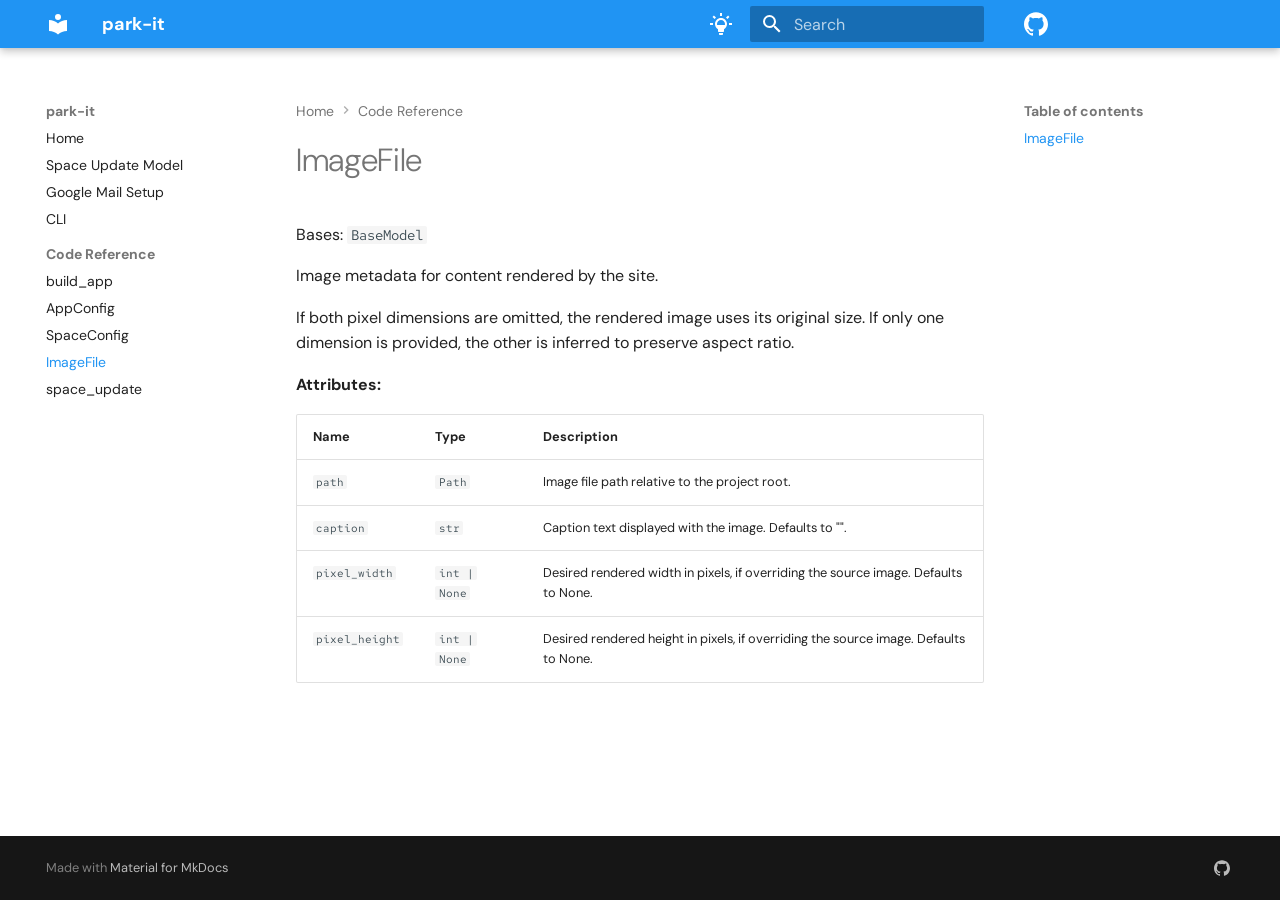
<file: reference/ImageFile/index.html>
<!doctype html>
<html lang="en" class="no-js">
  <head>
    
      <meta charset="utf-8">
      <meta name="viewport" content="width=device-width,initial-scale=1">
      
      
      
        <link rel="canonical" href="https://joshhubert-dsp.github.io/park-it/reference/ImageFile/">
      
      
        <link rel="prev" href="../SpaceConfig/">
      
      
        <link rel="next" href="../space_update/">
      
      
        
      
      
      <link rel="icon" href="../../assets/images/favicon.png">
      <meta name="generator" content="mkdocs-1.6.1, mkdocs-material-9.7.6">
    
    
      
        <title>ImageFile - park-it</title>
      
    
    
      <link rel="stylesheet" href="../../assets/stylesheets/main.484c7ddc.min.css">
      
        
        <link rel="stylesheet" href="../../assets/stylesheets/palette.ab4e12ef.min.css">
      
      


    
    
      
    
    
      
        
        
        <link rel="preconnect" href="https://fonts.gstatic.com" crossorigin>
        <link rel="stylesheet" href="https://fonts.googleapis.com/css?family=DM+Sans:300,300i,400,400i,700,700i%7CRed+Hat+Mono:400,400i,700,700i&display=fallback">
        <style>:root{--md-text-font:"DM Sans";--md-code-font:"Red Hat Mono"}</style>
      
    
    
      <link rel="stylesheet" href="../../assets/_mkdocstrings.css">
    
      <link rel="stylesheet" href="../../stylesheets/extra.css">
    
    <script>__md_scope=new URL("../..",location),__md_hash=e=>[...e].reduce(((e,_)=>(e<<5)-e+_.charCodeAt(0)),0),__md_get=(e,_=localStorage,t=__md_scope)=>JSON.parse(_.getItem(t.pathname+"."+e)),__md_set=(e,_,t=localStorage,a=__md_scope)=>{try{t.setItem(a.pathname+"."+e,JSON.stringify(_))}catch(e){}}</script>
    
      

    
    
  </head>
  
  
    
    
      
    
    
    
    
    <body dir="ltr" data-md-color-scheme="default" data-md-color-primary="blue" data-md-color-accent="deep-purple">
  
    
    <input class="md-toggle" data-md-toggle="drawer" type="checkbox" id="__drawer" autocomplete="off">
    <input class="md-toggle" data-md-toggle="search" type="checkbox" id="__search" autocomplete="off">
    <label class="md-overlay" for="__drawer"></label>
    <div data-md-component="skip">
      
        
        <a href="#park_it.models.field_types.ImageFile" class="md-skip">
          Skip to content
        </a>
      
    </div>
    <div data-md-component="announce">
      
    </div>
    
    
      

  

<header class="md-header md-header--shadow" data-md-component="header">
  <nav class="md-header__inner md-grid" aria-label="Header">
    <a href="../.." title="park-it" class="md-header__button md-logo" aria-label="park-it" data-md-component="logo">
      
  
  <svg xmlns="http://www.w3.org/2000/svg" viewBox="0 0 24 24"><path d="M12 8a3 3 0 0 0 3-3 3 3 0 0 0-3-3 3 3 0 0 0-3 3 3 3 0 0 0 3 3m0 3.54C9.64 9.35 6.5 8 3 8v11c3.5 0 6.64 1.35 9 3.54 2.36-2.19 5.5-3.54 9-3.54V8c-3.5 0-6.64 1.35-9 3.54"/></svg>

    </a>
    <label class="md-header__button md-icon" for="__drawer">
      
      <svg xmlns="http://www.w3.org/2000/svg" viewBox="0 0 24 24"><path d="M3 6h18v2H3zm0 5h18v2H3zm0 5h18v2H3z"/></svg>
    </label>
    <div class="md-header__title" data-md-component="header-title">
      <div class="md-header__ellipsis">
        <div class="md-header__topic">
          <span class="md-ellipsis">
            park-it
          </span>
        </div>
        <div class="md-header__topic" data-md-component="header-topic">
          <span class="md-ellipsis">
            
              ImageFile
            
          </span>
        </div>
      </div>
    </div>
    
      
        <form class="md-header__option" data-md-component="palette">
  
    
    
    
    <input class="md-option" data-md-color-media="(prefers-color-scheme)" data-md-color-scheme="default" data-md-color-primary="blue" data-md-color-accent="deep-purple"  aria-label="Using system preference. Switch to dark mode"  type="radio" name="__palette" id="__palette_0">
    
      <label class="md-header__button md-icon" title="Using system preference. Switch to dark mode" for="__palette_1" hidden>
        <svg xmlns="http://www.w3.org/2000/svg" viewBox="0 0 24 24"><path d="M1 11h3v2H1zm9 11c0 .6.4 1 1 1h2c.6 0 1-.4 1-1v-1h-4zm3-21h-2v3h2zM4.9 3.5 3.5 4.9 5.6 7 7 5.6zM20 11v2h3v-2zm-.9-7.5L17 5.6 18.4 7l2.1-2.1zM18 12c0 2.2-1.2 4.2-3 5.2V19c0 .6-.4 1-1 1h-4c-.6 0-1-.4-1-1v-1.8c-1.8-1-3-3-3-5.2 0-3.3 2.7-6 6-6s6 2.7 6 6M8 12c0 .35.05.68.14 1h7.72c.09-.32.14-.65.14-1 0-2.21-1.79-4-4-4s-4 1.79-4 4"/></svg>
      </label>
    
  
    
    
    
    <input class="md-option" data-md-color-media="(prefers-color-scheme: dark)" data-md-color-scheme="slate" data-md-color-primary="blue" data-md-color-accent="deep-purple"  aria-label="Using dark mode. Switch to light mode."  type="radio" name="__palette" id="__palette_1">
    
      <label class="md-header__button md-icon" title="Using dark mode. Switch to light mode." for="__palette_2" hidden>
        <svg xmlns="http://www.w3.org/2000/svg" viewBox="0 0 24 24"><path d="M20 11h3v2h-3zM1 11h3v2H1zM13 1v3h-2V1zM4.92 3.5l2.13 2.14-1.42 1.41L3.5 4.93zm12.03 2.13 2.12-2.13 1.43 1.43-2.13 2.12zM12 6a6 6 0 0 1 6 6c0 2.22-1.21 4.16-3 5.2V19a1 1 0 0 1-1 1h-4a1 1 0 0 1-1-1v-1.8c-1.79-1.04-3-2.98-3-5.2a6 6 0 0 1 6-6m2 15v1a1 1 0 0 1-1 1h-2a1 1 0 0 1-1-1v-1zm-3-3h2v-2.13c1.73-.44 3-2.01 3-3.87a4 4 0 0 0-4-4 4 4 0 0 0-4 4c0 1.86 1.27 3.43 3 3.87z"/></svg>
      </label>
    
  
    
    
    
    <input class="md-option" data-md-color-media="(prefers-color-scheme: light)" data-md-color-scheme="default" data-md-color-primary="blue" data-md-color-accent="deep-purple"  aria-label="Using light mode. Switch to system preference."  type="radio" name="__palette" id="__palette_2">
    
      <label class="md-header__button md-icon" title="Using light mode. Switch to system preference." for="__palette_0" hidden>
        <svg xmlns="http://www.w3.org/2000/svg" viewBox="0 0 24 24"><path d="M12 6a6 6 0 0 1 6 6c0 2.22-1.21 4.16-3 5.2V19a1 1 0 0 1-1 1h-4a1 1 0 0 1-1-1v-1.8c-1.79-1.04-3-2.98-3-5.2a6 6 0 0 1 6-6m2 15v1a1 1 0 0 1-1 1h-2a1 1 0 0 1-1-1v-1zm6-10h3v2h-3zM1 11h3v2H1zM13 1v3h-2V1zM4.92 3.5l2.13 2.14-1.42 1.41L3.5 4.93zm12.03 2.13 2.12-2.13 1.43 1.43-2.13 2.12z"/></svg>
      </label>
    
  
</form>
      
    
    
      <script>var palette=__md_get("__palette");if(palette&&palette.color){if("(prefers-color-scheme)"===palette.color.media){var media=matchMedia("(prefers-color-scheme: light)"),input=document.querySelector(media.matches?"[data-md-color-media='(prefers-color-scheme: light)']":"[data-md-color-media='(prefers-color-scheme: dark)']");palette.color.media=input.getAttribute("data-md-color-media"),palette.color.scheme=input.getAttribute("data-md-color-scheme"),palette.color.primary=input.getAttribute("data-md-color-primary"),palette.color.accent=input.getAttribute("data-md-color-accent")}for(var[key,value]of Object.entries(palette.color))document.body.setAttribute("data-md-color-"+key,value)}</script>
    
    
    
      
      
        <label class="md-header__button md-icon" for="__search">
          
          <svg xmlns="http://www.w3.org/2000/svg" viewBox="0 0 24 24"><path d="M9.5 3A6.5 6.5 0 0 1 16 9.5c0 1.61-.59 3.09-1.56 4.23l.27.27h.79l5 5-1.5 1.5-5-5v-.79l-.27-.27A6.52 6.52 0 0 1 9.5 16 6.5 6.5 0 0 1 3 9.5 6.5 6.5 0 0 1 9.5 3m0 2C7 5 5 7 5 9.5S7 14 9.5 14 14 12 14 9.5 12 5 9.5 5"/></svg>
        </label>
        <div class="md-search" data-md-component="search" role="dialog">
  <label class="md-search__overlay" for="__search"></label>
  <div class="md-search__inner" role="search">
    <form class="md-search__form" name="search">
      <input type="text" class="md-search__input" name="query" aria-label="Search" placeholder="Search" autocapitalize="off" autocorrect="off" autocomplete="off" spellcheck="false" data-md-component="search-query" required>
      <label class="md-search__icon md-icon" for="__search">
        
        <svg xmlns="http://www.w3.org/2000/svg" viewBox="0 0 24 24"><path d="M9.5 3A6.5 6.5 0 0 1 16 9.5c0 1.61-.59 3.09-1.56 4.23l.27.27h.79l5 5-1.5 1.5-5-5v-.79l-.27-.27A6.52 6.52 0 0 1 9.5 16 6.5 6.5 0 0 1 3 9.5 6.5 6.5 0 0 1 9.5 3m0 2C7 5 5 7 5 9.5S7 14 9.5 14 14 12 14 9.5 12 5 9.5 5"/></svg>
        
        <svg xmlns="http://www.w3.org/2000/svg" viewBox="0 0 24 24"><path d="M20 11v2H8l5.5 5.5-1.42 1.42L4.16 12l7.92-7.92L13.5 5.5 8 11z"/></svg>
      </label>
      <nav class="md-search__options" aria-label="Search">
        
        <button type="reset" class="md-search__icon md-icon" title="Clear" aria-label="Clear" tabindex="-1">
          
          <svg xmlns="http://www.w3.org/2000/svg" viewBox="0 0 24 24"><path d="M19 6.41 17.59 5 12 10.59 6.41 5 5 6.41 10.59 12 5 17.59 6.41 19 12 13.41 17.59 19 19 17.59 13.41 12z"/></svg>
        </button>
      </nav>
      
    </form>
    <div class="md-search__output">
      <div class="md-search__scrollwrap" tabindex="0" data-md-scrollfix>
        <div class="md-search-result" data-md-component="search-result">
          <div class="md-search-result__meta">
            Initializing search
          </div>
          <ol class="md-search-result__list" role="presentation"></ol>
        </div>
      </div>
    </div>
  </div>
</div>
      
    
    
      <div class="md-header__source">
        <a href="https://github.com/joshhubert-dsp/park-it" title="Go to repository" class="md-source" data-md-component="source">
  <div class="md-source__icon md-icon">
    
    <svg xmlns="http://www.w3.org/2000/svg" viewBox="0 0 24 24"><path d="M12 .297c-6.63 0-12 5.373-12 12 0 5.303 3.438 9.8 8.205 11.385.6.113.82-.258.82-.577 0-.285-.01-1.04-.015-2.04-3.338.724-4.042-1.61-4.042-1.61C4.422 18.07 3.633 17.7 3.633 17.7c-1.087-.744.084-.729.084-.729 1.205.084 1.838 1.236 1.838 1.236 1.07 1.835 2.809 1.305 3.495.998.108-.776.417-1.305.76-1.605-2.665-.3-5.466-1.332-5.466-5.93 0-1.31.465-2.38 1.235-3.22-.135-.303-.54-1.523.105-3.176 0 0 1.005-.322 3.3 1.23.96-.267 1.98-.399 3-.405 1.02.006 2.04.138 3 .405 2.28-1.552 3.285-1.23 3.285-1.23.645 1.653.24 2.873.12 3.176.765.84 1.23 1.91 1.23 3.22 0 4.61-2.805 5.625-5.475 5.92.42.36.81 1.096.81 2.22 0 1.606-.015 2.896-.015 3.286 0 .315.21.69.825.57C20.565 22.092 24 17.592 24 12.297c0-6.627-5.373-12-12-12"/></svg>
  </div>
  <div class="md-source__repository">
    GitHub
  </div>
</a>
      </div>
    
  </nav>
  
</header>
    
    <div class="md-container" data-md-component="container">
      
      
        
          
        
      
      <main class="md-main" data-md-component="main">
        <div class="md-main__inner md-grid">
          
            
              
              <div class="md-sidebar md-sidebar--primary" data-md-component="sidebar" data-md-type="navigation" >
                <div class="md-sidebar__scrollwrap">
                  <div class="md-sidebar__inner">
                    



<nav class="md-nav md-nav--primary" aria-label="Navigation" data-md-level="0">
  <label class="md-nav__title" for="__drawer">
    <a href="../.." title="park-it" class="md-nav__button md-logo" aria-label="park-it" data-md-component="logo">
      
  
  <svg xmlns="http://www.w3.org/2000/svg" viewBox="0 0 24 24"><path d="M12 8a3 3 0 0 0 3-3 3 3 0 0 0-3-3 3 3 0 0 0-3 3 3 3 0 0 0 3 3m0 3.54C9.64 9.35 6.5 8 3 8v11c3.5 0 6.64 1.35 9 3.54 2.36-2.19 5.5-3.54 9-3.54V8c-3.5 0-6.64 1.35-9 3.54"/></svg>

    </a>
    park-it
  </label>
  
    <div class="md-nav__source">
      <a href="https://github.com/joshhubert-dsp/park-it" title="Go to repository" class="md-source" data-md-component="source">
  <div class="md-source__icon md-icon">
    
    <svg xmlns="http://www.w3.org/2000/svg" viewBox="0 0 24 24"><path d="M12 .297c-6.63 0-12 5.373-12 12 0 5.303 3.438 9.8 8.205 11.385.6.113.82-.258.82-.577 0-.285-.01-1.04-.015-2.04-3.338.724-4.042-1.61-4.042-1.61C4.422 18.07 3.633 17.7 3.633 17.7c-1.087-.744.084-.729.084-.729 1.205.084 1.838 1.236 1.838 1.236 1.07 1.835 2.809 1.305 3.495.998.108-.776.417-1.305.76-1.605-2.665-.3-5.466-1.332-5.466-5.93 0-1.31.465-2.38 1.235-3.22-.135-.303-.54-1.523.105-3.176 0 0 1.005-.322 3.3 1.23.96-.267 1.98-.399 3-.405 1.02.006 2.04.138 3 .405 2.28-1.552 3.285-1.23 3.285-1.23.645 1.653.24 2.873.12 3.176.765.84 1.23 1.91 1.23 3.22 0 4.61-2.805 5.625-5.475 5.92.42.36.81 1.096.81 2.22 0 1.606-.015 2.896-.015 3.286 0 .315.21.69.825.57C20.565 22.092 24 17.592 24 12.297c0-6.627-5.373-12-12-12"/></svg>
  </div>
  <div class="md-source__repository">
    GitHub
  </div>
</a>
    </div>
  
  <ul class="md-nav__list" data-md-scrollfix>
    
      
      
  
  
  
  
    <li class="md-nav__item">
      <a href="../.." class="md-nav__link">
        
  
  
  <span class="md-ellipsis">
    
  
    Home
  

    
  </span>
  
  

      </a>
    </li>
  

    
      
      
  
  
  
  
    <li class="md-nav__item">
      <a href="../../model-gen/" class="md-nav__link">
        
  
  
  <span class="md-ellipsis">
    
  
    Space Update Model
  

    
  </span>
  
  

      </a>
    </li>
  

    
      
      
  
  
  
  
    <li class="md-nav__item">
      <a href="../../gmail-setup/" class="md-nav__link">
        
  
  
  <span class="md-ellipsis">
    
  
    Google Mail Setup
  

    
  </span>
  
  

      </a>
    </li>
  

    
      
      
  
  
  
  
    <li class="md-nav__item">
      <a href="../../cli/" class="md-nav__link">
        
  
  
  <span class="md-ellipsis">
    
  
    CLI
  

    
  </span>
  
  

      </a>
    </li>
  

    
      
      
  
  
    
  
  
  
    
    
    
    
      
        
        
      
    
    
    <li class="md-nav__item md-nav__item--active md-nav__item--section md-nav__item--nested">
      
        
        
        <input class="md-nav__toggle md-toggle " type="checkbox" id="__nav_5" checked>
        
          
          <label class="md-nav__link" for="__nav_5" id="__nav_5_label" tabindex="">
            
  
  
  <span class="md-ellipsis">
    
  
    Code Reference
  

    
  </span>
  
  

            <span class="md-nav__icon md-icon"></span>
          </label>
        
        <nav class="md-nav" data-md-level="1" aria-labelledby="__nav_5_label" aria-expanded="true">
          <label class="md-nav__title" for="__nav_5">
            <span class="md-nav__icon md-icon"></span>
            
  
    Code Reference
  

          </label>
          <ul class="md-nav__list" data-md-scrollfix>
            
              
                
  
  
  
  
    <li class="md-nav__item">
      <a href="../build_app/" class="md-nav__link">
        
  
  
  <span class="md-ellipsis">
    
  
    build_app
  

    
  </span>
  
  

      </a>
    </li>
  

              
            
              
                
  
  
  
  
    <li class="md-nav__item">
      <a href="../AppConfig/" class="md-nav__link">
        
  
  
  <span class="md-ellipsis">
    
  
    AppConfig
  

    
  </span>
  
  

      </a>
    </li>
  

              
            
              
                
  
  
  
  
    <li class="md-nav__item">
      <a href="../SpaceConfig/" class="md-nav__link">
        
  
  
  <span class="md-ellipsis">
    
  
    SpaceConfig
  

    
  </span>
  
  

      </a>
    </li>
  

              
            
              
                
  
  
    
  
  
  
    <li class="md-nav__item md-nav__item--active">
      
      <input class="md-nav__toggle md-toggle" type="checkbox" id="__toc">
      
      
      
        <label class="md-nav__link md-nav__link--active" for="__toc">
          
  
  
  <span class="md-ellipsis">
    
  
    ImageFile
  

    
  </span>
  
  

          <span class="md-nav__icon md-icon"></span>
        </label>
      
      <a href="./" class="md-nav__link md-nav__link--active">
        
  
  
  <span class="md-ellipsis">
    
  
    ImageFile
  

    
  </span>
  
  

      </a>
      
        

<nav class="md-nav md-nav--secondary" aria-label="Table of contents">
  
  
  
  
    <label class="md-nav__title" for="__toc">
      <span class="md-nav__icon md-icon"></span>
      Table of contents
    </label>
    <ul class="md-nav__list" data-md-component="toc" data-md-scrollfix>
      
        <li class="md-nav__item">
  <a href="#park_it.models.field_types.ImageFile" class="md-nav__link">
    <span class="md-ellipsis">
      
        ImageFile
      
    </span>
  </a>
  
</li>
      
    </ul>
  
</nav>
      
    </li>
  

              
            
              
                
  
  
  
  
    <li class="md-nav__item">
      <a href="../space_update/" class="md-nav__link">
        
  
  
  <span class="md-ellipsis">
    
  
    space_update
  

    
  </span>
  
  

      </a>
    </li>
  

              
            
          </ul>
        </nav>
      
    </li>
  

    
  </ul>
</nav>
                  </div>
                </div>
              </div>
            
            
              
              <div class="md-sidebar md-sidebar--secondary" data-md-component="sidebar" data-md-type="toc" >
                <div class="md-sidebar__scrollwrap">
                  <div class="md-sidebar__inner">
                    

<nav class="md-nav md-nav--secondary" aria-label="Table of contents">
  
  
  
  
    <label class="md-nav__title" for="__toc">
      <span class="md-nav__icon md-icon"></span>
      Table of contents
    </label>
    <ul class="md-nav__list" data-md-component="toc" data-md-scrollfix>
      
        <li class="md-nav__item">
  <a href="#park_it.models.field_types.ImageFile" class="md-nav__link">
    <span class="md-ellipsis">
      
        ImageFile
      
    </span>
  </a>
  
</li>
      
    </ul>
  
</nav>
                  </div>
                </div>
              </div>
            
          
          
            <div class="md-content" data-md-component="content">
              
                



  


  <nav class="md-path" aria-label="Navigation" >
    <ol class="md-path__list">
      
        
  
  
    <li class="md-path__item">
      <a href="../.." class="md-path__link">
        
  <span class="md-ellipsis">
    Home
  </span>

      </a>
    </li>
  

      
      
        
  
  
    
    
      <li class="md-path__item">
        <a href="../build_app/" class="md-path__link">
          
  <span class="md-ellipsis">
    Code Reference
  </span>

        </a>
      </li>
    
  

      
    </ol>
  </nav>

              
              <article class="md-content__inner md-typeset">
                
                  



  <h1>ImageFile</h1>

<div class="doc doc-object doc-class">



<a id="park_it.models.field_types.ImageFile"></a>
    <div class="doc doc-contents first">
            <p class="doc doc-class-bases">
              Bases: <code><span title="pydantic.BaseModel">BaseModel</span></code></p>



        <p>Image metadata for content rendered by the site.</p>
<p>If both pixel dimensions are omitted, the rendered image uses its original size. If
only one dimension is provided, the other is inferred to preserve aspect ratio.</p>


<p><span class="doc-section-title">Attributes:</span></p>
    <table>
      <thead>
        <tr>
          <th>Name</th>
          <th>Type</th>
          <th>Description</th>
        </tr>
      </thead>
      <tbody>
          <tr class="doc-section-item">
            <td><code><span title="park_it.models.field_types.ImageFile.path">path</span></code></td>
            <td>
                  <code><span title="pathlib.Path">Path</span></code>
            </td>
            <td>
              <div class="doc-md-description">
                <p>Image file path relative to the project root.</p>
              </div>
            </td>
          </tr>
          <tr class="doc-section-item">
            <td><code><span title="park_it.models.field_types.ImageFile.caption">caption</span></code></td>
            <td>
                  <code><span title="str">str</span></code>
            </td>
            <td>
              <div class="doc-md-description">
                <p>Caption text displayed with the image. Defaults to "".</p>
              </div>
            </td>
          </tr>
          <tr class="doc-section-item">
            <td><code><span title="park_it.models.field_types.ImageFile.pixel_width">pixel_width</span></code></td>
            <td>
                  <code><span title="int">int</span> | None</code>
            </td>
            <td>
              <div class="doc-md-description">
                <p>Desired rendered width in pixels, if
overriding the source image. Defaults to None.</p>
              </div>
            </td>
          </tr>
          <tr class="doc-section-item">
            <td><code><span title="park_it.models.field_types.ImageFile.pixel_height">pixel_height</span></code></td>
            <td>
                  <code><span title="int">int</span> | None</code>
            </td>
            <td>
              <div class="doc-md-description">
                <p>Desired rendered height in pixels, if
overriding the source image. Defaults to None.</p>
              </div>
            </td>
          </tr>
      </tbody>
    </table>











<div class="doc doc-children">












  </div>

    </div>

</div>












                
              </article>
            </div>
          
          
  <script>var tabs=__md_get("__tabs");if(Array.isArray(tabs))e:for(var set of document.querySelectorAll(".tabbed-set")){var labels=set.querySelector(".tabbed-labels");for(var tab of tabs)for(var label of labels.getElementsByTagName("label"))if(label.innerText.trim()===tab){var input=document.getElementById(label.htmlFor);input.checked=!0;continue e}}</script>

<script>var target=document.getElementById(location.hash.slice(1));target&&target.name&&(target.checked=target.name.startsWith("__tabbed_"))</script>
        </div>
        
      </main>
      
        <footer class="md-footer">
  
  <div class="md-footer-meta md-typeset">
    <div class="md-footer-meta__inner md-grid">
      <div class="md-copyright">
  
  
    Made with
    <a href="https://squidfunk.github.io/mkdocs-material/" target="_blank" rel="noopener">
      Material for MkDocs
    </a>
  
</div>
      
        
<div class="md-social">
  
    
    
    
    
      
      
    
    <a href="https://github.com/joshhubert-dsp/park-it" target="_blank" rel="noopener" title="github.com" class="md-social__link">
      <svg xmlns="http://www.w3.org/2000/svg" viewBox="0 0 24 24"><path d="M12 .297c-6.63 0-12 5.373-12 12 0 5.303 3.438 9.8 8.205 11.385.6.113.82-.258.82-.577 0-.285-.01-1.04-.015-2.04-3.338.724-4.042-1.61-4.042-1.61C4.422 18.07 3.633 17.7 3.633 17.7c-1.087-.744.084-.729.084-.729 1.205.084 1.838 1.236 1.838 1.236 1.07 1.835 2.809 1.305 3.495.998.108-.776.417-1.305.76-1.605-2.665-.3-5.466-1.332-5.466-5.93 0-1.31.465-2.38 1.235-3.22-.135-.303-.54-1.523.105-3.176 0 0 1.005-.322 3.3 1.23.96-.267 1.98-.399 3-.405 1.02.006 2.04.138 3 .405 2.28-1.552 3.285-1.23 3.285-1.23.645 1.653.24 2.873.12 3.176.765.84 1.23 1.91 1.23 3.22 0 4.61-2.805 5.625-5.475 5.92.42.36.81 1.096.81 2.22 0 1.606-.015 2.896-.015 3.286 0 .315.21.69.825.57C20.565 22.092 24 17.592 24 12.297c0-6.627-5.373-12-12-12"/></svg>
    </a>
  
</div>
      
    </div>
  </div>
</footer>
      
    </div>
    <div class="md-dialog" data-md-component="dialog">
      <div class="md-dialog__inner md-typeset"></div>
    </div>
    
    
    
      
      
      <script id="__config" type="application/json">{"annotate": null, "base": "../..", "features": ["content.tabs.link", "content.code.copy", "navigation.sections", "navigation.expand", "navigation.path", "navigation.tracking"], "search": "../../assets/javascripts/workers/search.2c215733.min.js", "tags": null, "translations": {"clipboard.copied": "Copied to clipboard", "clipboard.copy": "Copy to clipboard", "search.result.more.one": "1 more on this page", "search.result.more.other": "# more on this page", "search.result.none": "No matching documents", "search.result.one": "1 matching document", "search.result.other": "# matching documents", "search.result.placeholder": "Type to start searching", "search.result.term.missing": "Missing", "select.version": "Select version"}, "version": null}</script>
    
    
      <script src="../../assets/javascripts/bundle.79ae519e.min.js"></script>
      
    
  </body>
</html>
</file>
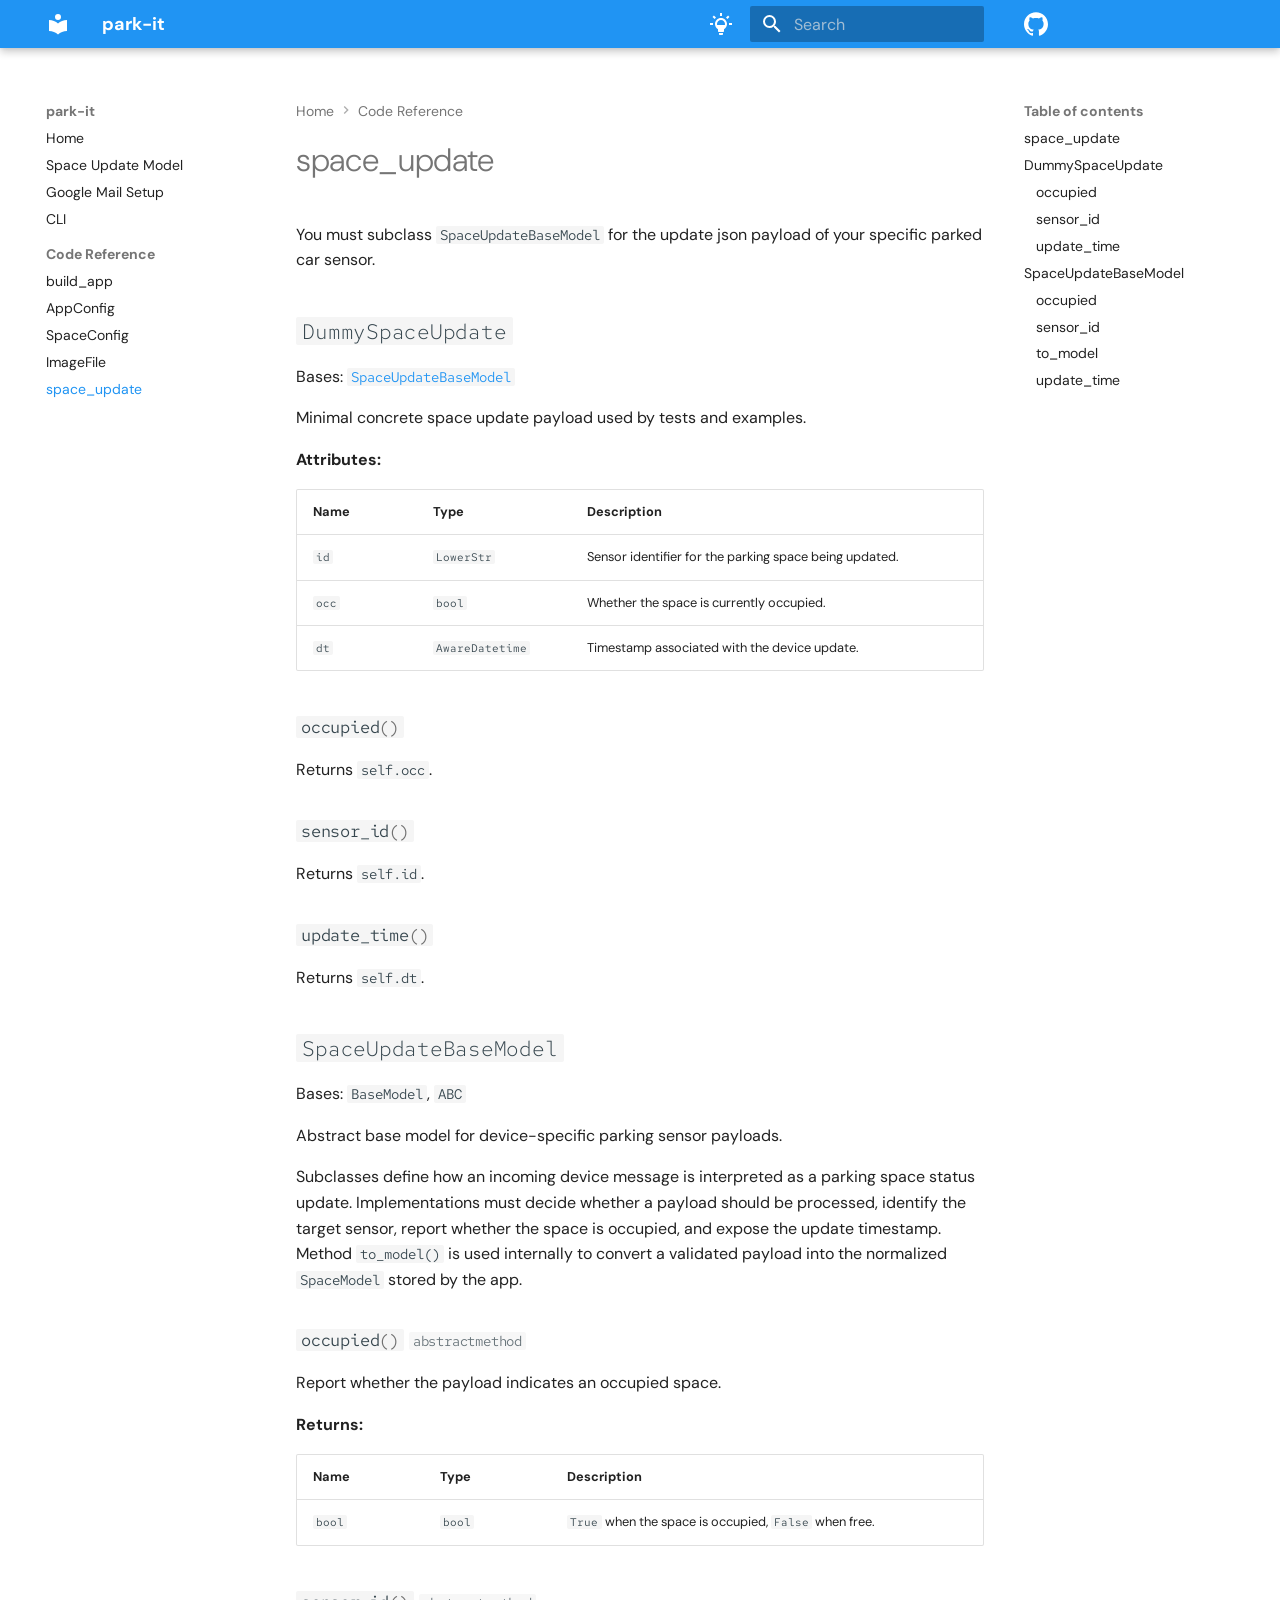
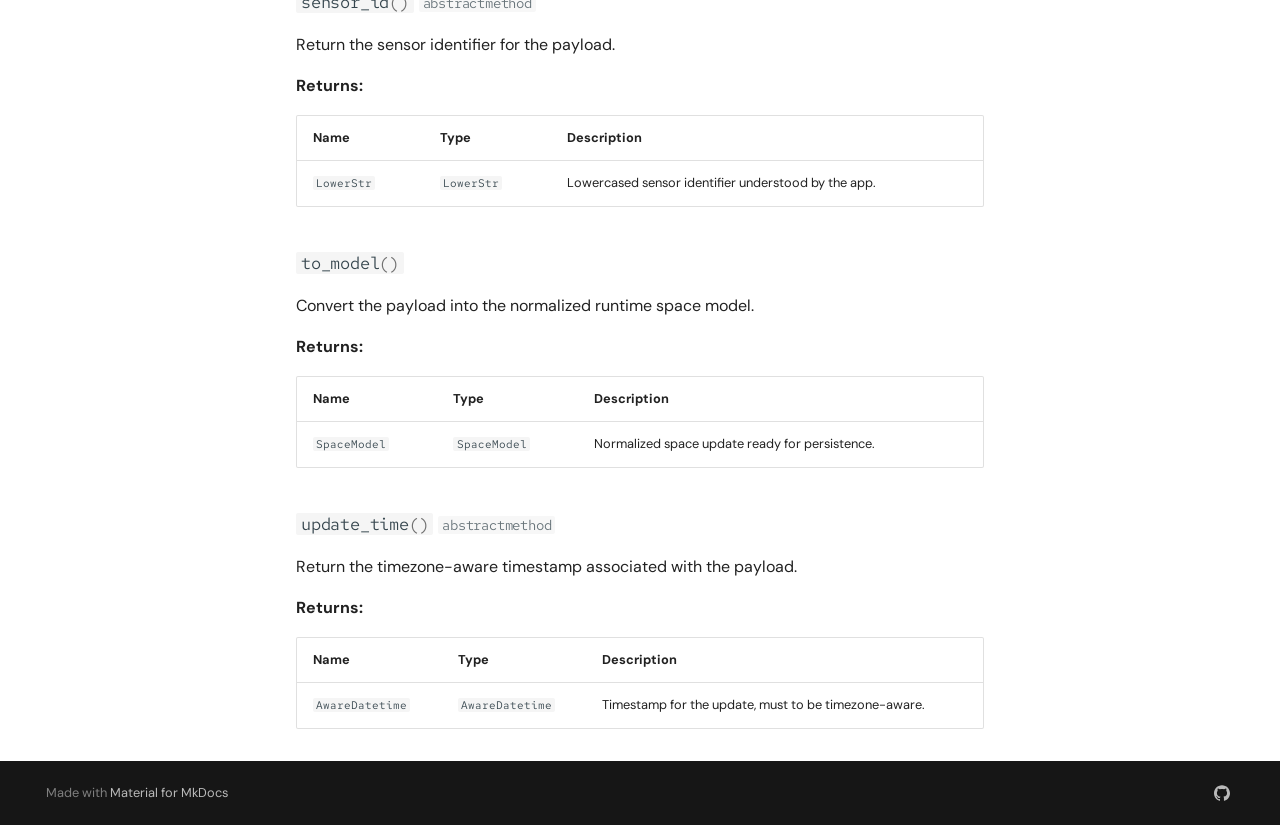
<file: reference/space_update/index.html>
<!doctype html>
<html lang="en" class="no-js">
  <head>
    
      <meta charset="utf-8">
      <meta name="viewport" content="width=device-width,initial-scale=1">
      
      
      
        <link rel="canonical" href="https://joshhubert-dsp.github.io/park-it/reference/space_update/">
      
      
        <link rel="prev" href="../ImageFile/">
      
      
      
        
      
      
      <link rel="icon" href="../../assets/images/favicon.png">
      <meta name="generator" content="mkdocs-1.6.1, mkdocs-material-9.7.6">
    
    
      
        <title>space_update - park-it</title>
      
    
    
      <link rel="stylesheet" href="../../assets/stylesheets/main.484c7ddc.min.css">
      
        
        <link rel="stylesheet" href="../../assets/stylesheets/palette.ab4e12ef.min.css">
      
      


    
    
      
    
    
      
        
        
        <link rel="preconnect" href="https://fonts.gstatic.com" crossorigin>
        <link rel="stylesheet" href="https://fonts.googleapis.com/css?family=DM+Sans:300,300i,400,400i,700,700i%7CRed+Hat+Mono:400,400i,700,700i&display=fallback">
        <style>:root{--md-text-font:"DM Sans";--md-code-font:"Red Hat Mono"}</style>
      
    
    
      <link rel="stylesheet" href="../../assets/_mkdocstrings.css">
    
      <link rel="stylesheet" href="../../stylesheets/extra.css">
    
    <script>__md_scope=new URL("../..",location),__md_hash=e=>[...e].reduce(((e,_)=>(e<<5)-e+_.charCodeAt(0)),0),__md_get=(e,_=localStorage,t=__md_scope)=>JSON.parse(_.getItem(t.pathname+"."+e)),__md_set=(e,_,t=localStorage,a=__md_scope)=>{try{t.setItem(a.pathname+"."+e,JSON.stringify(_))}catch(e){}}</script>
    
      

    
    
  </head>
  
  
    
    
      
    
    
    
    
    <body dir="ltr" data-md-color-scheme="default" data-md-color-primary="blue" data-md-color-accent="deep-purple">
  
    
    <input class="md-toggle" data-md-toggle="drawer" type="checkbox" id="__drawer" autocomplete="off">
    <input class="md-toggle" data-md-toggle="search" type="checkbox" id="__search" autocomplete="off">
    <label class="md-overlay" for="__drawer"></label>
    <div data-md-component="skip">
      
        
        <a href="#park_it.models.space_update" class="md-skip">
          Skip to content
        </a>
      
    </div>
    <div data-md-component="announce">
      
    </div>
    
    
      

  

<header class="md-header md-header--shadow" data-md-component="header">
  <nav class="md-header__inner md-grid" aria-label="Header">
    <a href="../.." title="park-it" class="md-header__button md-logo" aria-label="park-it" data-md-component="logo">
      
  
  <svg xmlns="http://www.w3.org/2000/svg" viewBox="0 0 24 24"><path d="M12 8a3 3 0 0 0 3-3 3 3 0 0 0-3-3 3 3 0 0 0-3 3 3 3 0 0 0 3 3m0 3.54C9.64 9.35 6.5 8 3 8v11c3.5 0 6.64 1.35 9 3.54 2.36-2.19 5.5-3.54 9-3.54V8c-3.5 0-6.64 1.35-9 3.54"/></svg>

    </a>
    <label class="md-header__button md-icon" for="__drawer">
      
      <svg xmlns="http://www.w3.org/2000/svg" viewBox="0 0 24 24"><path d="M3 6h18v2H3zm0 5h18v2H3zm0 5h18v2H3z"/></svg>
    </label>
    <div class="md-header__title" data-md-component="header-title">
      <div class="md-header__ellipsis">
        <div class="md-header__topic">
          <span class="md-ellipsis">
            park-it
          </span>
        </div>
        <div class="md-header__topic" data-md-component="header-topic">
          <span class="md-ellipsis">
            
              space_update
            
          </span>
        </div>
      </div>
    </div>
    
      
        <form class="md-header__option" data-md-component="palette">
  
    
    
    
    <input class="md-option" data-md-color-media="(prefers-color-scheme)" data-md-color-scheme="default" data-md-color-primary="blue" data-md-color-accent="deep-purple"  aria-label="Using system preference. Switch to dark mode"  type="radio" name="__palette" id="__palette_0">
    
      <label class="md-header__button md-icon" title="Using system preference. Switch to dark mode" for="__palette_1" hidden>
        <svg xmlns="http://www.w3.org/2000/svg" viewBox="0 0 24 24"><path d="M1 11h3v2H1zm9 11c0 .6.4 1 1 1h2c.6 0 1-.4 1-1v-1h-4zm3-21h-2v3h2zM4.9 3.5 3.5 4.9 5.6 7 7 5.6zM20 11v2h3v-2zm-.9-7.5L17 5.6 18.4 7l2.1-2.1zM18 12c0 2.2-1.2 4.2-3 5.2V19c0 .6-.4 1-1 1h-4c-.6 0-1-.4-1-1v-1.8c-1.8-1-3-3-3-5.2 0-3.3 2.7-6 6-6s6 2.7 6 6M8 12c0 .35.05.68.14 1h7.72c.09-.32.14-.65.14-1 0-2.21-1.79-4-4-4s-4 1.79-4 4"/></svg>
      </label>
    
  
    
    
    
    <input class="md-option" data-md-color-media="(prefers-color-scheme: dark)" data-md-color-scheme="slate" data-md-color-primary="blue" data-md-color-accent="deep-purple"  aria-label="Using dark mode. Switch to light mode."  type="radio" name="__palette" id="__palette_1">
    
      <label class="md-header__button md-icon" title="Using dark mode. Switch to light mode." for="__palette_2" hidden>
        <svg xmlns="http://www.w3.org/2000/svg" viewBox="0 0 24 24"><path d="M20 11h3v2h-3zM1 11h3v2H1zM13 1v3h-2V1zM4.92 3.5l2.13 2.14-1.42 1.41L3.5 4.93zm12.03 2.13 2.12-2.13 1.43 1.43-2.13 2.12zM12 6a6 6 0 0 1 6 6c0 2.22-1.21 4.16-3 5.2V19a1 1 0 0 1-1 1h-4a1 1 0 0 1-1-1v-1.8c-1.79-1.04-3-2.98-3-5.2a6 6 0 0 1 6-6m2 15v1a1 1 0 0 1-1 1h-2a1 1 0 0 1-1-1v-1zm-3-3h2v-2.13c1.73-.44 3-2.01 3-3.87a4 4 0 0 0-4-4 4 4 0 0 0-4 4c0 1.86 1.27 3.43 3 3.87z"/></svg>
      </label>
    
  
    
    
    
    <input class="md-option" data-md-color-media="(prefers-color-scheme: light)" data-md-color-scheme="default" data-md-color-primary="blue" data-md-color-accent="deep-purple"  aria-label="Using light mode. Switch to system preference."  type="radio" name="__palette" id="__palette_2">
    
      <label class="md-header__button md-icon" title="Using light mode. Switch to system preference." for="__palette_0" hidden>
        <svg xmlns="http://www.w3.org/2000/svg" viewBox="0 0 24 24"><path d="M12 6a6 6 0 0 1 6 6c0 2.22-1.21 4.16-3 5.2V19a1 1 0 0 1-1 1h-4a1 1 0 0 1-1-1v-1.8c-1.79-1.04-3-2.98-3-5.2a6 6 0 0 1 6-6m2 15v1a1 1 0 0 1-1 1h-2a1 1 0 0 1-1-1v-1zm6-10h3v2h-3zM1 11h3v2H1zM13 1v3h-2V1zM4.92 3.5l2.13 2.14-1.42 1.41L3.5 4.93zm12.03 2.13 2.12-2.13 1.43 1.43-2.13 2.12z"/></svg>
      </label>
    
  
</form>
      
    
    
      <script>var palette=__md_get("__palette");if(palette&&palette.color){if("(prefers-color-scheme)"===palette.color.media){var media=matchMedia("(prefers-color-scheme: light)"),input=document.querySelector(media.matches?"[data-md-color-media='(prefers-color-scheme: light)']":"[data-md-color-media='(prefers-color-scheme: dark)']");palette.color.media=input.getAttribute("data-md-color-media"),palette.color.scheme=input.getAttribute("data-md-color-scheme"),palette.color.primary=input.getAttribute("data-md-color-primary"),palette.color.accent=input.getAttribute("data-md-color-accent")}for(var[key,value]of Object.entries(palette.color))document.body.setAttribute("data-md-color-"+key,value)}</script>
    
    
    
      
      
        <label class="md-header__button md-icon" for="__search">
          
          <svg xmlns="http://www.w3.org/2000/svg" viewBox="0 0 24 24"><path d="M9.5 3A6.5 6.5 0 0 1 16 9.5c0 1.61-.59 3.09-1.56 4.23l.27.27h.79l5 5-1.5 1.5-5-5v-.79l-.27-.27A6.52 6.52 0 0 1 9.5 16 6.5 6.5 0 0 1 3 9.5 6.5 6.5 0 0 1 9.5 3m0 2C7 5 5 7 5 9.5S7 14 9.5 14 14 12 14 9.5 12 5 9.5 5"/></svg>
        </label>
        <div class="md-search" data-md-component="search" role="dialog">
  <label class="md-search__overlay" for="__search"></label>
  <div class="md-search__inner" role="search">
    <form class="md-search__form" name="search">
      <input type="text" class="md-search__input" name="query" aria-label="Search" placeholder="Search" autocapitalize="off" autocorrect="off" autocomplete="off" spellcheck="false" data-md-component="search-query" required>
      <label class="md-search__icon md-icon" for="__search">
        
        <svg xmlns="http://www.w3.org/2000/svg" viewBox="0 0 24 24"><path d="M9.5 3A6.5 6.5 0 0 1 16 9.5c0 1.61-.59 3.09-1.56 4.23l.27.27h.79l5 5-1.5 1.5-5-5v-.79l-.27-.27A6.52 6.52 0 0 1 9.5 16 6.5 6.5 0 0 1 3 9.5 6.5 6.5 0 0 1 9.5 3m0 2C7 5 5 7 5 9.5S7 14 9.5 14 14 12 14 9.5 12 5 9.5 5"/></svg>
        
        <svg xmlns="http://www.w3.org/2000/svg" viewBox="0 0 24 24"><path d="M20 11v2H8l5.5 5.5-1.42 1.42L4.16 12l7.92-7.92L13.5 5.5 8 11z"/></svg>
      </label>
      <nav class="md-search__options" aria-label="Search">
        
        <button type="reset" class="md-search__icon md-icon" title="Clear" aria-label="Clear" tabindex="-1">
          
          <svg xmlns="http://www.w3.org/2000/svg" viewBox="0 0 24 24"><path d="M19 6.41 17.59 5 12 10.59 6.41 5 5 6.41 10.59 12 5 17.59 6.41 19 12 13.41 17.59 19 19 17.59 13.41 12z"/></svg>
        </button>
      </nav>
      
    </form>
    <div class="md-search__output">
      <div class="md-search__scrollwrap" tabindex="0" data-md-scrollfix>
        <div class="md-search-result" data-md-component="search-result">
          <div class="md-search-result__meta">
            Initializing search
          </div>
          <ol class="md-search-result__list" role="presentation"></ol>
        </div>
      </div>
    </div>
  </div>
</div>
      
    
    
      <div class="md-header__source">
        <a href="https://github.com/joshhubert-dsp/park-it" title="Go to repository" class="md-source" data-md-component="source">
  <div class="md-source__icon md-icon">
    
    <svg xmlns="http://www.w3.org/2000/svg" viewBox="0 0 24 24"><path d="M12 .297c-6.63 0-12 5.373-12 12 0 5.303 3.438 9.8 8.205 11.385.6.113.82-.258.82-.577 0-.285-.01-1.04-.015-2.04-3.338.724-4.042-1.61-4.042-1.61C4.422 18.07 3.633 17.7 3.633 17.7c-1.087-.744.084-.729.084-.729 1.205.084 1.838 1.236 1.838 1.236 1.07 1.835 2.809 1.305 3.495.998.108-.776.417-1.305.76-1.605-2.665-.3-5.466-1.332-5.466-5.93 0-1.31.465-2.38 1.235-3.22-.135-.303-.54-1.523.105-3.176 0 0 1.005-.322 3.3 1.23.96-.267 1.98-.399 3-.405 1.02.006 2.04.138 3 .405 2.28-1.552 3.285-1.23 3.285-1.23.645 1.653.24 2.873.12 3.176.765.84 1.23 1.91 1.23 3.22 0 4.61-2.805 5.625-5.475 5.92.42.36.81 1.096.81 2.22 0 1.606-.015 2.896-.015 3.286 0 .315.21.69.825.57C20.565 22.092 24 17.592 24 12.297c0-6.627-5.373-12-12-12"/></svg>
  </div>
  <div class="md-source__repository">
    GitHub
  </div>
</a>
      </div>
    
  </nav>
  
</header>
    
    <div class="md-container" data-md-component="container">
      
      
        
          
        
      
      <main class="md-main" data-md-component="main">
        <div class="md-main__inner md-grid">
          
            
              
              <div class="md-sidebar md-sidebar--primary" data-md-component="sidebar" data-md-type="navigation" >
                <div class="md-sidebar__scrollwrap">
                  <div class="md-sidebar__inner">
                    



<nav class="md-nav md-nav--primary" aria-label="Navigation" data-md-level="0">
  <label class="md-nav__title" for="__drawer">
    <a href="../.." title="park-it" class="md-nav__button md-logo" aria-label="park-it" data-md-component="logo">
      
  
  <svg xmlns="http://www.w3.org/2000/svg" viewBox="0 0 24 24"><path d="M12 8a3 3 0 0 0 3-3 3 3 0 0 0-3-3 3 3 0 0 0-3 3 3 3 0 0 0 3 3m0 3.54C9.64 9.35 6.5 8 3 8v11c3.5 0 6.64 1.35 9 3.54 2.36-2.19 5.5-3.54 9-3.54V8c-3.5 0-6.64 1.35-9 3.54"/></svg>

    </a>
    park-it
  </label>
  
    <div class="md-nav__source">
      <a href="https://github.com/joshhubert-dsp/park-it" title="Go to repository" class="md-source" data-md-component="source">
  <div class="md-source__icon md-icon">
    
    <svg xmlns="http://www.w3.org/2000/svg" viewBox="0 0 24 24"><path d="M12 .297c-6.63 0-12 5.373-12 12 0 5.303 3.438 9.8 8.205 11.385.6.113.82-.258.82-.577 0-.285-.01-1.04-.015-2.04-3.338.724-4.042-1.61-4.042-1.61C4.422 18.07 3.633 17.7 3.633 17.7c-1.087-.744.084-.729.084-.729 1.205.084 1.838 1.236 1.838 1.236 1.07 1.835 2.809 1.305 3.495.998.108-.776.417-1.305.76-1.605-2.665-.3-5.466-1.332-5.466-5.93 0-1.31.465-2.38 1.235-3.22-.135-.303-.54-1.523.105-3.176 0 0 1.005-.322 3.3 1.23.96-.267 1.98-.399 3-.405 1.02.006 2.04.138 3 .405 2.28-1.552 3.285-1.23 3.285-1.23.645 1.653.24 2.873.12 3.176.765.84 1.23 1.91 1.23 3.22 0 4.61-2.805 5.625-5.475 5.92.42.36.81 1.096.81 2.22 0 1.606-.015 2.896-.015 3.286 0 .315.21.69.825.57C20.565 22.092 24 17.592 24 12.297c0-6.627-5.373-12-12-12"/></svg>
  </div>
  <div class="md-source__repository">
    GitHub
  </div>
</a>
    </div>
  
  <ul class="md-nav__list" data-md-scrollfix>
    
      
      
  
  
  
  
    <li class="md-nav__item">
      <a href="../.." class="md-nav__link">
        
  
  
  <span class="md-ellipsis">
    
  
    Home
  

    
  </span>
  
  

      </a>
    </li>
  

    
      
      
  
  
  
  
    <li class="md-nav__item">
      <a href="../../model-gen/" class="md-nav__link">
        
  
  
  <span class="md-ellipsis">
    
  
    Space Update Model
  

    
  </span>
  
  

      </a>
    </li>
  

    
      
      
  
  
  
  
    <li class="md-nav__item">
      <a href="../../gmail-setup/" class="md-nav__link">
        
  
  
  <span class="md-ellipsis">
    
  
    Google Mail Setup
  

    
  </span>
  
  

      </a>
    </li>
  

    
      
      
  
  
  
  
    <li class="md-nav__item">
      <a href="../../cli/" class="md-nav__link">
        
  
  
  <span class="md-ellipsis">
    
  
    CLI
  

    
  </span>
  
  

      </a>
    </li>
  

    
      
      
  
  
    
  
  
  
    
    
    
    
      
        
        
      
    
    
    <li class="md-nav__item md-nav__item--active md-nav__item--section md-nav__item--nested">
      
        
        
        <input class="md-nav__toggle md-toggle " type="checkbox" id="__nav_5" checked>
        
          
          <label class="md-nav__link" for="__nav_5" id="__nav_5_label" tabindex="">
            
  
  
  <span class="md-ellipsis">
    
  
    Code Reference
  

    
  </span>
  
  

            <span class="md-nav__icon md-icon"></span>
          </label>
        
        <nav class="md-nav" data-md-level="1" aria-labelledby="__nav_5_label" aria-expanded="true">
          <label class="md-nav__title" for="__nav_5">
            <span class="md-nav__icon md-icon"></span>
            
  
    Code Reference
  

          </label>
          <ul class="md-nav__list" data-md-scrollfix>
            
              
                
  
  
  
  
    <li class="md-nav__item">
      <a href="../build_app/" class="md-nav__link">
        
  
  
  <span class="md-ellipsis">
    
  
    build_app
  

    
  </span>
  
  

      </a>
    </li>
  

              
            
              
                
  
  
  
  
    <li class="md-nav__item">
      <a href="../AppConfig/" class="md-nav__link">
        
  
  
  <span class="md-ellipsis">
    
  
    AppConfig
  

    
  </span>
  
  

      </a>
    </li>
  

              
            
              
                
  
  
  
  
    <li class="md-nav__item">
      <a href="../SpaceConfig/" class="md-nav__link">
        
  
  
  <span class="md-ellipsis">
    
  
    SpaceConfig
  

    
  </span>
  
  

      </a>
    </li>
  

              
            
              
                
  
  
  
  
    <li class="md-nav__item">
      <a href="../ImageFile/" class="md-nav__link">
        
  
  
  <span class="md-ellipsis">
    
  
    ImageFile
  

    
  </span>
  
  

      </a>
    </li>
  

              
            
              
                
  
  
    
  
  
  
    <li class="md-nav__item md-nav__item--active">
      
      <input class="md-nav__toggle md-toggle" type="checkbox" id="__toc">
      
      
      
        <label class="md-nav__link md-nav__link--active" for="__toc">
          
  
  
  <span class="md-ellipsis">
    
  
    space_update
  

    
  </span>
  
  

          <span class="md-nav__icon md-icon"></span>
        </label>
      
      <a href="./" class="md-nav__link md-nav__link--active">
        
  
  
  <span class="md-ellipsis">
    
  
    space_update
  

    
  </span>
  
  

      </a>
      
        

<nav class="md-nav md-nav--secondary" aria-label="Table of contents">
  
  
  
  
    <label class="md-nav__title" for="__toc">
      <span class="md-nav__icon md-icon"></span>
      Table of contents
    </label>
    <ul class="md-nav__list" data-md-component="toc" data-md-scrollfix>
      
        <li class="md-nav__item">
  <a href="#park_it.models.space_update" class="md-nav__link">
    <span class="md-ellipsis">
      
        space_update
      
    </span>
  </a>
  
</li>
      
        <li class="md-nav__item">
  <a href="#park_it.models.space_update.DummySpaceUpdate" class="md-nav__link">
    <span class="md-ellipsis">
      
        DummySpaceUpdate
      
    </span>
  </a>
  
    <nav class="md-nav" aria-label="DummySpaceUpdate">
      <ul class="md-nav__list">
        
          <li class="md-nav__item">
  <a href="#park_it.models.space_update.DummySpaceUpdate.occupied" class="md-nav__link">
    <span class="md-ellipsis">
      
        occupied
      
    </span>
  </a>
  
</li>
        
          <li class="md-nav__item">
  <a href="#park_it.models.space_update.DummySpaceUpdate.sensor_id" class="md-nav__link">
    <span class="md-ellipsis">
      
        sensor_id
      
    </span>
  </a>
  
</li>
        
          <li class="md-nav__item">
  <a href="#park_it.models.space_update.DummySpaceUpdate.update_time" class="md-nav__link">
    <span class="md-ellipsis">
      
        update_time
      
    </span>
  </a>
  
</li>
        
      </ul>
    </nav>
  
</li>
      
        <li class="md-nav__item">
  <a href="#park_it.models.space_update.SpaceUpdateBaseModel" class="md-nav__link">
    <span class="md-ellipsis">
      
        SpaceUpdateBaseModel
      
    </span>
  </a>
  
    <nav class="md-nav" aria-label="SpaceUpdateBaseModel">
      <ul class="md-nav__list">
        
          <li class="md-nav__item">
  <a href="#park_it.models.space_update.SpaceUpdateBaseModel.occupied" class="md-nav__link">
    <span class="md-ellipsis">
      
        occupied
      
    </span>
  </a>
  
</li>
        
          <li class="md-nav__item">
  <a href="#park_it.models.space_update.SpaceUpdateBaseModel.sensor_id" class="md-nav__link">
    <span class="md-ellipsis">
      
        sensor_id
      
    </span>
  </a>
  
</li>
        
          <li class="md-nav__item">
  <a href="#park_it.models.space_update.SpaceUpdateBaseModel.to_model" class="md-nav__link">
    <span class="md-ellipsis">
      
        to_model
      
    </span>
  </a>
  
</li>
        
          <li class="md-nav__item">
  <a href="#park_it.models.space_update.SpaceUpdateBaseModel.update_time" class="md-nav__link">
    <span class="md-ellipsis">
      
        update_time
      
    </span>
  </a>
  
</li>
        
      </ul>
    </nav>
  
</li>
      
    </ul>
  
</nav>
      
    </li>
  

              
            
          </ul>
        </nav>
      
    </li>
  

    
  </ul>
</nav>
                  </div>
                </div>
              </div>
            
            
              
              <div class="md-sidebar md-sidebar--secondary" data-md-component="sidebar" data-md-type="toc" >
                <div class="md-sidebar__scrollwrap">
                  <div class="md-sidebar__inner">
                    

<nav class="md-nav md-nav--secondary" aria-label="Table of contents">
  
  
  
  
    <label class="md-nav__title" for="__toc">
      <span class="md-nav__icon md-icon"></span>
      Table of contents
    </label>
    <ul class="md-nav__list" data-md-component="toc" data-md-scrollfix>
      
        <li class="md-nav__item">
  <a href="#park_it.models.space_update" class="md-nav__link">
    <span class="md-ellipsis">
      
        space_update
      
    </span>
  </a>
  
</li>
      
        <li class="md-nav__item">
  <a href="#park_it.models.space_update.DummySpaceUpdate" class="md-nav__link">
    <span class="md-ellipsis">
      
        DummySpaceUpdate
      
    </span>
  </a>
  
    <nav class="md-nav" aria-label="DummySpaceUpdate">
      <ul class="md-nav__list">
        
          <li class="md-nav__item">
  <a href="#park_it.models.space_update.DummySpaceUpdate.occupied" class="md-nav__link">
    <span class="md-ellipsis">
      
        occupied
      
    </span>
  </a>
  
</li>
        
          <li class="md-nav__item">
  <a href="#park_it.models.space_update.DummySpaceUpdate.sensor_id" class="md-nav__link">
    <span class="md-ellipsis">
      
        sensor_id
      
    </span>
  </a>
  
</li>
        
          <li class="md-nav__item">
  <a href="#park_it.models.space_update.DummySpaceUpdate.update_time" class="md-nav__link">
    <span class="md-ellipsis">
      
        update_time
      
    </span>
  </a>
  
</li>
        
      </ul>
    </nav>
  
</li>
      
        <li class="md-nav__item">
  <a href="#park_it.models.space_update.SpaceUpdateBaseModel" class="md-nav__link">
    <span class="md-ellipsis">
      
        SpaceUpdateBaseModel
      
    </span>
  </a>
  
    <nav class="md-nav" aria-label="SpaceUpdateBaseModel">
      <ul class="md-nav__list">
        
          <li class="md-nav__item">
  <a href="#park_it.models.space_update.SpaceUpdateBaseModel.occupied" class="md-nav__link">
    <span class="md-ellipsis">
      
        occupied
      
    </span>
  </a>
  
</li>
        
          <li class="md-nav__item">
  <a href="#park_it.models.space_update.SpaceUpdateBaseModel.sensor_id" class="md-nav__link">
    <span class="md-ellipsis">
      
        sensor_id
      
    </span>
  </a>
  
</li>
        
          <li class="md-nav__item">
  <a href="#park_it.models.space_update.SpaceUpdateBaseModel.to_model" class="md-nav__link">
    <span class="md-ellipsis">
      
        to_model
      
    </span>
  </a>
  
</li>
        
          <li class="md-nav__item">
  <a href="#park_it.models.space_update.SpaceUpdateBaseModel.update_time" class="md-nav__link">
    <span class="md-ellipsis">
      
        update_time
      
    </span>
  </a>
  
</li>
        
      </ul>
    </nav>
  
</li>
      
    </ul>
  
</nav>
                  </div>
                </div>
              </div>
            
          
          
            <div class="md-content" data-md-component="content">
              
                



  


  <nav class="md-path" aria-label="Navigation" >
    <ol class="md-path__list">
      
        
  
  
    <li class="md-path__item">
      <a href="../.." class="md-path__link">
        
  <span class="md-ellipsis">
    Home
  </span>

      </a>
    </li>
  

      
      
        
  
  
    
    
      <li class="md-path__item">
        <a href="../build_app/" class="md-path__link">
          
  <span class="md-ellipsis">
    Code Reference
  </span>

        </a>
      </li>
    
  

      
    </ol>
  </nav>

              
              <article class="md-content__inner md-typeset">
                
                  



  <h1>space_update</h1>

<div class="doc doc-object doc-module">



<a id="park_it.models.space_update"></a>
    <div class="doc doc-contents first">

        <p>You must subclass <code>SpaceUpdateBaseModel</code> for the update json payload of your specific
parked car sensor.</p>










<div class="doc doc-children">









<div class="doc doc-object doc-class">



<h2 id="park_it.models.space_update.DummySpaceUpdate" class="doc doc-heading">
            <code>DummySpaceUpdate</code>


</h2>


    <div class="doc doc-contents ">
            <p class="doc doc-class-bases">
              Bases: <code><a class="autorefs autorefs-internal" title="SpaceUpdateBaseModel (park_it.models.space_update.SpaceUpdateBaseModel)" href="#park_it.models.space_update.SpaceUpdateBaseModel">SpaceUpdateBaseModel</a></code></p>



        <p>Minimal concrete space update payload used by tests and examples.</p>


<p><span class="doc-section-title">Attributes:</span></p>
    <table>
      <thead>
        <tr>
          <th>Name</th>
          <th>Type</th>
          <th>Description</th>
        </tr>
      </thead>
      <tbody>
          <tr class="doc-section-item">
            <td><code><span title="park_it.models.space_update.DummySpaceUpdate.id">id</span></code></td>
            <td>
                  <code><span title="park_it.models.space.LowerStr">LowerStr</span></code>
            </td>
            <td>
              <div class="doc-md-description">
                <p>Sensor identifier for the parking space being updated.</p>
              </div>
            </td>
          </tr>
          <tr class="doc-section-item">
            <td><code><span title="park_it.models.space_update.DummySpaceUpdate.occ">occ</span></code></td>
            <td>
                  <code><span title="bool">bool</span></code>
            </td>
            <td>
              <div class="doc-md-description">
                <p>Whether the space is currently occupied.</p>
              </div>
            </td>
          </tr>
          <tr class="doc-section-item">
            <td><code><span title="park_it.models.space_update.DummySpaceUpdate.dt">dt</span></code></td>
            <td>
                  <code><span title="pydantic.AwareDatetime">AwareDatetime</span></code>
            </td>
            <td>
              <div class="doc-md-description">
                <p>Timestamp associated with the device update.</p>
              </div>
            </td>
          </tr>
      </tbody>
    </table>











<div class="doc doc-children">










<div class="doc doc-object doc-function">


<h3 id="park_it.models.space_update.DummySpaceUpdate.occupied" class="doc doc-heading">
            <code class="highlight language-python"><span class="n">occupied</span><span class="p">()</span></code>

</h3>


    <div class="doc doc-contents ">

        <p>Returns <code>self.occ</code>.</p>


    </div>

</div>

<div class="doc doc-object doc-function">


<h3 id="park_it.models.space_update.DummySpaceUpdate.sensor_id" class="doc doc-heading">
            <code class="highlight language-python"><span class="n">sensor_id</span><span class="p">()</span></code>

</h3>


    <div class="doc doc-contents ">

        <p>Returns <code>self.id</code>.</p>


    </div>

</div>

<div class="doc doc-object doc-function">


<h3 id="park_it.models.space_update.DummySpaceUpdate.update_time" class="doc doc-heading">
            <code class="highlight language-python"><span class="n">update_time</span><span class="p">()</span></code>

</h3>


    <div class="doc doc-contents ">

        <p>Returns <code>self.dt</code>.</p>


    </div>

</div>



  </div>

    </div>

</div>

<div class="doc doc-object doc-class">



<h2 id="park_it.models.space_update.SpaceUpdateBaseModel" class="doc doc-heading">
            <code>SpaceUpdateBaseModel</code>


</h2>


    <div class="doc doc-contents ">
            <p class="doc doc-class-bases">
              Bases: <code><span title="pydantic.BaseModel">BaseModel</span></code>, <code><span title="abc.ABC">ABC</span></code></p>



        <p>Abstract base model for device-specific parking sensor payloads.</p>
<p>Subclasses define how an incoming device message is interpreted as a parking space
status update. Implementations must decide whether a payload should be processed,
identify the target sensor, report whether the space is occupied, and expose the
update timestamp. Method <code>to_model()</code> is used internally to convert a validated
payload into the normalized <code>SpaceModel</code> stored by the app.</p>











<div class="doc doc-children">










<div class="doc doc-object doc-function">


<h3 id="park_it.models.space_update.SpaceUpdateBaseModel.occupied" class="doc doc-heading">
            <code class="highlight language-python"><span class="n">occupied</span><span class="p">()</span></code>

  <span class="doc doc-labels">
      <small class="doc doc-label doc-label-abstractmethod"><code>abstractmethod</code></small>
  </span>

</h3>


    <div class="doc doc-contents ">

        <p>Report whether the payload indicates an occupied space.</p>


    <p><span class="doc-section-title">Returns:</span></p>
    <table>
      <thead>
        <tr>
<th>Name</th>          <th>Type</th>
          <th>Description</th>
        </tr>
      </thead>
      <tbody>
          <tr class="doc-section-item">
<td><code>bool</code></td>            <td>
                  <code><span title="bool">bool</span></code>
            </td>
            <td>
              <div class="doc-md-description">
                <p><code>True</code> when the space is occupied, <code>False</code> when free.</p>
              </div>
            </td>
          </tr>
      </tbody>
    </table>


    </div>

</div>

<div class="doc doc-object doc-function">


<h3 id="park_it.models.space_update.SpaceUpdateBaseModel.sensor_id" class="doc doc-heading">
            <code class="highlight language-python"><span class="n">sensor_id</span><span class="p">()</span></code>

  <span class="doc doc-labels">
      <small class="doc doc-label doc-label-abstractmethod"><code>abstractmethod</code></small>
  </span>

</h3>


    <div class="doc doc-contents ">

        <p>Return the sensor identifier for the payload.</p>


    <p><span class="doc-section-title">Returns:</span></p>
    <table>
      <thead>
        <tr>
<th>Name</th>          <th>Type</th>
          <th>Description</th>
        </tr>
      </thead>
      <tbody>
          <tr class="doc-section-item">
<td><code>LowerStr</code></td>            <td>
                  <code><span title="park_it.models.space.LowerStr">LowerStr</span></code>
            </td>
            <td>
              <div class="doc-md-description">
                <p>Lowercased sensor identifier understood by the app.</p>
              </div>
            </td>
          </tr>
      </tbody>
    </table>


    </div>

</div>

<div class="doc doc-object doc-function">


<h3 id="park_it.models.space_update.SpaceUpdateBaseModel.to_model" class="doc doc-heading">
            <code class="highlight language-python"><span class="n">to_model</span><span class="p">()</span></code>

</h3>


    <div class="doc doc-contents ">

        <p>Convert the payload into the normalized runtime space model.</p>


    <p><span class="doc-section-title">Returns:</span></p>
    <table>
      <thead>
        <tr>
<th>Name</th>          <th>Type</th>
          <th>Description</th>
        </tr>
      </thead>
      <tbody>
          <tr class="doc-section-item">
<td><code>SpaceModel</code></td>            <td>
                  <code><span title="park_it.models.space.SpaceModel">SpaceModel</span></code>
            </td>
            <td>
              <div class="doc-md-description">
                <p>Normalized space update ready for persistence.</p>
              </div>
            </td>
          </tr>
      </tbody>
    </table>


    </div>

</div>

<div class="doc doc-object doc-function">


<h3 id="park_it.models.space_update.SpaceUpdateBaseModel.update_time" class="doc doc-heading">
            <code class="highlight language-python"><span class="n">update_time</span><span class="p">()</span></code>

  <span class="doc doc-labels">
      <small class="doc doc-label doc-label-abstractmethod"><code>abstractmethod</code></small>
  </span>

</h3>


    <div class="doc doc-contents ">

        <p>Return the timezone-aware timestamp associated with the payload.</p>


    <p><span class="doc-section-title">Returns:</span></p>
    <table>
      <thead>
        <tr>
<th>Name</th>          <th>Type</th>
          <th>Description</th>
        </tr>
      </thead>
      <tbody>
          <tr class="doc-section-item">
<td><code>AwareDatetime</code></td>            <td>
                  <code><span title="pydantic.AwareDatetime">AwareDatetime</span></code>
            </td>
            <td>
              <div class="doc-md-description">
                <p>Timestamp for the update, must to be timezone-aware.</p>
              </div>
            </td>
          </tr>
      </tbody>
    </table>


    </div>

</div>



  </div>

    </div>

</div>




  </div>

    </div>

</div>












                
              </article>
            </div>
          
          
  <script>var tabs=__md_get("__tabs");if(Array.isArray(tabs))e:for(var set of document.querySelectorAll(".tabbed-set")){var labels=set.querySelector(".tabbed-labels");for(var tab of tabs)for(var label of labels.getElementsByTagName("label"))if(label.innerText.trim()===tab){var input=document.getElementById(label.htmlFor);input.checked=!0;continue e}}</script>

<script>var target=document.getElementById(location.hash.slice(1));target&&target.name&&(target.checked=target.name.startsWith("__tabbed_"))</script>
        </div>
        
      </main>
      
        <footer class="md-footer">
  
  <div class="md-footer-meta md-typeset">
    <div class="md-footer-meta__inner md-grid">
      <div class="md-copyright">
  
  
    Made with
    <a href="https://squidfunk.github.io/mkdocs-material/" target="_blank" rel="noopener">
      Material for MkDocs
    </a>
  
</div>
      
        
<div class="md-social">
  
    
    
    
    
      
      
    
    <a href="https://github.com/joshhubert-dsp/park-it" target="_blank" rel="noopener" title="github.com" class="md-social__link">
      <svg xmlns="http://www.w3.org/2000/svg" viewBox="0 0 24 24"><path d="M12 .297c-6.63 0-12 5.373-12 12 0 5.303 3.438 9.8 8.205 11.385.6.113.82-.258.82-.577 0-.285-.01-1.04-.015-2.04-3.338.724-4.042-1.61-4.042-1.61C4.422 18.07 3.633 17.7 3.633 17.7c-1.087-.744.084-.729.084-.729 1.205.084 1.838 1.236 1.838 1.236 1.07 1.835 2.809 1.305 3.495.998.108-.776.417-1.305.76-1.605-2.665-.3-5.466-1.332-5.466-5.93 0-1.31.465-2.38 1.235-3.22-.135-.303-.54-1.523.105-3.176 0 0 1.005-.322 3.3 1.23.96-.267 1.98-.399 3-.405 1.02.006 2.04.138 3 .405 2.28-1.552 3.285-1.23 3.285-1.23.645 1.653.24 2.873.12 3.176.765.84 1.23 1.91 1.23 3.22 0 4.61-2.805 5.625-5.475 5.92.42.36.81 1.096.81 2.22 0 1.606-.015 2.896-.015 3.286 0 .315.21.69.825.57C20.565 22.092 24 17.592 24 12.297c0-6.627-5.373-12-12-12"/></svg>
    </a>
  
</div>
      
    </div>
  </div>
</footer>
      
    </div>
    <div class="md-dialog" data-md-component="dialog">
      <div class="md-dialog__inner md-typeset"></div>
    </div>
    
    
    
      
      
      <script id="__config" type="application/json">{"annotate": null, "base": "../..", "features": ["content.tabs.link", "content.code.copy", "navigation.sections", "navigation.expand", "navigation.path", "navigation.tracking"], "search": "../../assets/javascripts/workers/search.2c215733.min.js", "tags": null, "translations": {"clipboard.copied": "Copied to clipboard", "clipboard.copy": "Copy to clipboard", "search.result.more.one": "1 more on this page", "search.result.more.other": "# more on this page", "search.result.none": "No matching documents", "search.result.one": "1 matching document", "search.result.other": "# matching documents", "search.result.placeholder": "Type to start searching", "search.result.term.missing": "Missing", "select.version": "Select version"}, "version": null}</script>
    
    
      <script src="../../assets/javascripts/bundle.79ae519e.min.js"></script>
      
    
  </body>
</html>
</file>
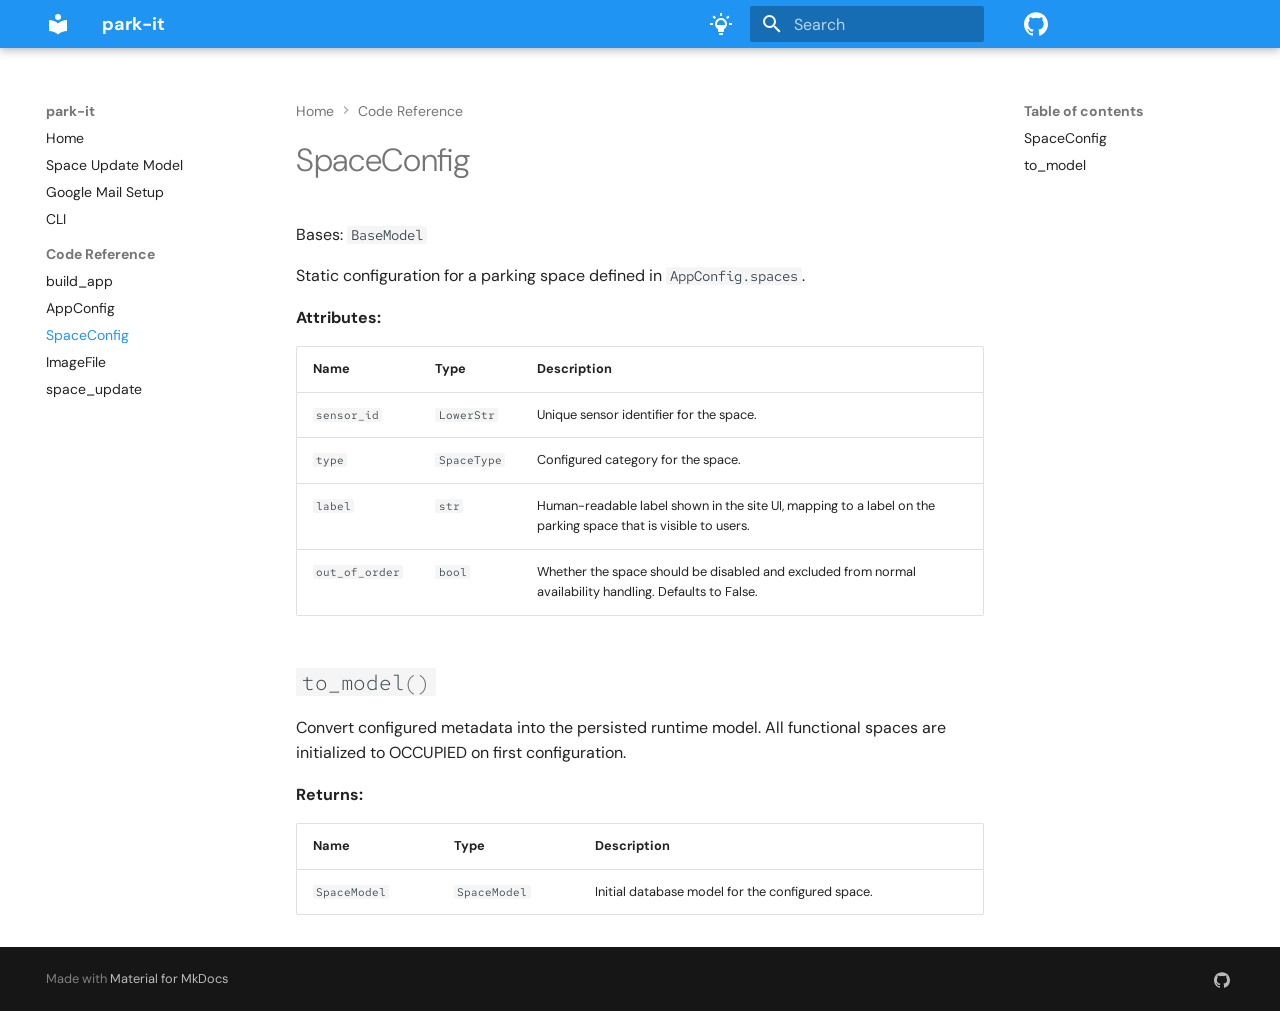
<file: reference/SpaceConfig/index.html>
<!doctype html>
<html lang="en" class="no-js">
  <head>
    
      <meta charset="utf-8">
      <meta name="viewport" content="width=device-width,initial-scale=1">
      
      
      
        <link rel="canonical" href="https://joshhubert-dsp.github.io/park-it/reference/SpaceConfig/">
      
      
        <link rel="prev" href="../AppConfig/">
      
      
        <link rel="next" href="../ImageFile/">
      
      
        
      
      
      <link rel="icon" href="../../assets/images/favicon.png">
      <meta name="generator" content="mkdocs-1.6.1, mkdocs-material-9.7.6">
    
    
      
        <title>SpaceConfig - park-it</title>
      
    
    
      <link rel="stylesheet" href="../../assets/stylesheets/main.484c7ddc.min.css">
      
        
        <link rel="stylesheet" href="../../assets/stylesheets/palette.ab4e12ef.min.css">
      
      


    
    
      
    
    
      
        
        
        <link rel="preconnect" href="https://fonts.gstatic.com" crossorigin>
        <link rel="stylesheet" href="https://fonts.googleapis.com/css?family=DM+Sans:300,300i,400,400i,700,700i%7CRed+Hat+Mono:400,400i,700,700i&display=fallback">
        <style>:root{--md-text-font:"DM Sans";--md-code-font:"Red Hat Mono"}</style>
      
    
    
      <link rel="stylesheet" href="../../assets/_mkdocstrings.css">
    
      <link rel="stylesheet" href="../../stylesheets/extra.css">
    
    <script>__md_scope=new URL("../..",location),__md_hash=e=>[...e].reduce(((e,_)=>(e<<5)-e+_.charCodeAt(0)),0),__md_get=(e,_=localStorage,t=__md_scope)=>JSON.parse(_.getItem(t.pathname+"."+e)),__md_set=(e,_,t=localStorage,a=__md_scope)=>{try{t.setItem(a.pathname+"."+e,JSON.stringify(_))}catch(e){}}</script>
    
      

    
    
  </head>
  
  
    
    
      
    
    
    
    
    <body dir="ltr" data-md-color-scheme="default" data-md-color-primary="blue" data-md-color-accent="deep-purple">
  
    
    <input class="md-toggle" data-md-toggle="drawer" type="checkbox" id="__drawer" autocomplete="off">
    <input class="md-toggle" data-md-toggle="search" type="checkbox" id="__search" autocomplete="off">
    <label class="md-overlay" for="__drawer"></label>
    <div data-md-component="skip">
      
        
        <a href="#park_it.models.space.SpaceConfig" class="md-skip">
          Skip to content
        </a>
      
    </div>
    <div data-md-component="announce">
      
    </div>
    
    
      

  

<header class="md-header md-header--shadow" data-md-component="header">
  <nav class="md-header__inner md-grid" aria-label="Header">
    <a href="../.." title="park-it" class="md-header__button md-logo" aria-label="park-it" data-md-component="logo">
      
  
  <svg xmlns="http://www.w3.org/2000/svg" viewBox="0 0 24 24"><path d="M12 8a3 3 0 0 0 3-3 3 3 0 0 0-3-3 3 3 0 0 0-3 3 3 3 0 0 0 3 3m0 3.54C9.64 9.35 6.5 8 3 8v11c3.5 0 6.64 1.35 9 3.54 2.36-2.19 5.5-3.54 9-3.54V8c-3.5 0-6.64 1.35-9 3.54"/></svg>

    </a>
    <label class="md-header__button md-icon" for="__drawer">
      
      <svg xmlns="http://www.w3.org/2000/svg" viewBox="0 0 24 24"><path d="M3 6h18v2H3zm0 5h18v2H3zm0 5h18v2H3z"/></svg>
    </label>
    <div class="md-header__title" data-md-component="header-title">
      <div class="md-header__ellipsis">
        <div class="md-header__topic">
          <span class="md-ellipsis">
            park-it
          </span>
        </div>
        <div class="md-header__topic" data-md-component="header-topic">
          <span class="md-ellipsis">
            
              SpaceConfig
            
          </span>
        </div>
      </div>
    </div>
    
      
        <form class="md-header__option" data-md-component="palette">
  
    
    
    
    <input class="md-option" data-md-color-media="(prefers-color-scheme)" data-md-color-scheme="default" data-md-color-primary="blue" data-md-color-accent="deep-purple"  aria-label="Using system preference. Switch to dark mode"  type="radio" name="__palette" id="__palette_0">
    
      <label class="md-header__button md-icon" title="Using system preference. Switch to dark mode" for="__palette_1" hidden>
        <svg xmlns="http://www.w3.org/2000/svg" viewBox="0 0 24 24"><path d="M1 11h3v2H1zm9 11c0 .6.4 1 1 1h2c.6 0 1-.4 1-1v-1h-4zm3-21h-2v3h2zM4.9 3.5 3.5 4.9 5.6 7 7 5.6zM20 11v2h3v-2zm-.9-7.5L17 5.6 18.4 7l2.1-2.1zM18 12c0 2.2-1.2 4.2-3 5.2V19c0 .6-.4 1-1 1h-4c-.6 0-1-.4-1-1v-1.8c-1.8-1-3-3-3-5.2 0-3.3 2.7-6 6-6s6 2.7 6 6M8 12c0 .35.05.68.14 1h7.72c.09-.32.14-.65.14-1 0-2.21-1.79-4-4-4s-4 1.79-4 4"/></svg>
      </label>
    
  
    
    
    
    <input class="md-option" data-md-color-media="(prefers-color-scheme: dark)" data-md-color-scheme="slate" data-md-color-primary="blue" data-md-color-accent="deep-purple"  aria-label="Using dark mode. Switch to light mode."  type="radio" name="__palette" id="__palette_1">
    
      <label class="md-header__button md-icon" title="Using dark mode. Switch to light mode." for="__palette_2" hidden>
        <svg xmlns="http://www.w3.org/2000/svg" viewBox="0 0 24 24"><path d="M20 11h3v2h-3zM1 11h3v2H1zM13 1v3h-2V1zM4.92 3.5l2.13 2.14-1.42 1.41L3.5 4.93zm12.03 2.13 2.12-2.13 1.43 1.43-2.13 2.12zM12 6a6 6 0 0 1 6 6c0 2.22-1.21 4.16-3 5.2V19a1 1 0 0 1-1 1h-4a1 1 0 0 1-1-1v-1.8c-1.79-1.04-3-2.98-3-5.2a6 6 0 0 1 6-6m2 15v1a1 1 0 0 1-1 1h-2a1 1 0 0 1-1-1v-1zm-3-3h2v-2.13c1.73-.44 3-2.01 3-3.87a4 4 0 0 0-4-4 4 4 0 0 0-4 4c0 1.86 1.27 3.43 3 3.87z"/></svg>
      </label>
    
  
    
    
    
    <input class="md-option" data-md-color-media="(prefers-color-scheme: light)" data-md-color-scheme="default" data-md-color-primary="blue" data-md-color-accent="deep-purple"  aria-label="Using light mode. Switch to system preference."  type="radio" name="__palette" id="__palette_2">
    
      <label class="md-header__button md-icon" title="Using light mode. Switch to system preference." for="__palette_0" hidden>
        <svg xmlns="http://www.w3.org/2000/svg" viewBox="0 0 24 24"><path d="M12 6a6 6 0 0 1 6 6c0 2.22-1.21 4.16-3 5.2V19a1 1 0 0 1-1 1h-4a1 1 0 0 1-1-1v-1.8c-1.79-1.04-3-2.98-3-5.2a6 6 0 0 1 6-6m2 15v1a1 1 0 0 1-1 1h-2a1 1 0 0 1-1-1v-1zm6-10h3v2h-3zM1 11h3v2H1zM13 1v3h-2V1zM4.92 3.5l2.13 2.14-1.42 1.41L3.5 4.93zm12.03 2.13 2.12-2.13 1.43 1.43-2.13 2.12z"/></svg>
      </label>
    
  
</form>
      
    
    
      <script>var palette=__md_get("__palette");if(palette&&palette.color){if("(prefers-color-scheme)"===palette.color.media){var media=matchMedia("(prefers-color-scheme: light)"),input=document.querySelector(media.matches?"[data-md-color-media='(prefers-color-scheme: light)']":"[data-md-color-media='(prefers-color-scheme: dark)']");palette.color.media=input.getAttribute("data-md-color-media"),palette.color.scheme=input.getAttribute("data-md-color-scheme"),palette.color.primary=input.getAttribute("data-md-color-primary"),palette.color.accent=input.getAttribute("data-md-color-accent")}for(var[key,value]of Object.entries(palette.color))document.body.setAttribute("data-md-color-"+key,value)}</script>
    
    
    
      
      
        <label class="md-header__button md-icon" for="__search">
          
          <svg xmlns="http://www.w3.org/2000/svg" viewBox="0 0 24 24"><path d="M9.5 3A6.5 6.5 0 0 1 16 9.5c0 1.61-.59 3.09-1.56 4.23l.27.27h.79l5 5-1.5 1.5-5-5v-.79l-.27-.27A6.52 6.52 0 0 1 9.5 16 6.5 6.5 0 0 1 3 9.5 6.5 6.5 0 0 1 9.5 3m0 2C7 5 5 7 5 9.5S7 14 9.5 14 14 12 14 9.5 12 5 9.5 5"/></svg>
        </label>
        <div class="md-search" data-md-component="search" role="dialog">
  <label class="md-search__overlay" for="__search"></label>
  <div class="md-search__inner" role="search">
    <form class="md-search__form" name="search">
      <input type="text" class="md-search__input" name="query" aria-label="Search" placeholder="Search" autocapitalize="off" autocorrect="off" autocomplete="off" spellcheck="false" data-md-component="search-query" required>
      <label class="md-search__icon md-icon" for="__search">
        
        <svg xmlns="http://www.w3.org/2000/svg" viewBox="0 0 24 24"><path d="M9.5 3A6.5 6.5 0 0 1 16 9.5c0 1.61-.59 3.09-1.56 4.23l.27.27h.79l5 5-1.5 1.5-5-5v-.79l-.27-.27A6.52 6.52 0 0 1 9.5 16 6.5 6.5 0 0 1 3 9.5 6.5 6.5 0 0 1 9.5 3m0 2C7 5 5 7 5 9.5S7 14 9.5 14 14 12 14 9.5 12 5 9.5 5"/></svg>
        
        <svg xmlns="http://www.w3.org/2000/svg" viewBox="0 0 24 24"><path d="M20 11v2H8l5.5 5.5-1.42 1.42L4.16 12l7.92-7.92L13.5 5.5 8 11z"/></svg>
      </label>
      <nav class="md-search__options" aria-label="Search">
        
        <button type="reset" class="md-search__icon md-icon" title="Clear" aria-label="Clear" tabindex="-1">
          
          <svg xmlns="http://www.w3.org/2000/svg" viewBox="0 0 24 24"><path d="M19 6.41 17.59 5 12 10.59 6.41 5 5 6.41 10.59 12 5 17.59 6.41 19 12 13.41 17.59 19 19 17.59 13.41 12z"/></svg>
        </button>
      </nav>
      
    </form>
    <div class="md-search__output">
      <div class="md-search__scrollwrap" tabindex="0" data-md-scrollfix>
        <div class="md-search-result" data-md-component="search-result">
          <div class="md-search-result__meta">
            Initializing search
          </div>
          <ol class="md-search-result__list" role="presentation"></ol>
        </div>
      </div>
    </div>
  </div>
</div>
      
    
    
      <div class="md-header__source">
        <a href="https://github.com/joshhubert-dsp/park-it" title="Go to repository" class="md-source" data-md-component="source">
  <div class="md-source__icon md-icon">
    
    <svg xmlns="http://www.w3.org/2000/svg" viewBox="0 0 24 24"><path d="M12 .297c-6.63 0-12 5.373-12 12 0 5.303 3.438 9.8 8.205 11.385.6.113.82-.258.82-.577 0-.285-.01-1.04-.015-2.04-3.338.724-4.042-1.61-4.042-1.61C4.422 18.07 3.633 17.7 3.633 17.7c-1.087-.744.084-.729.084-.729 1.205.084 1.838 1.236 1.838 1.236 1.07 1.835 2.809 1.305 3.495.998.108-.776.417-1.305.76-1.605-2.665-.3-5.466-1.332-5.466-5.93 0-1.31.465-2.38 1.235-3.22-.135-.303-.54-1.523.105-3.176 0 0 1.005-.322 3.3 1.23.96-.267 1.98-.399 3-.405 1.02.006 2.04.138 3 .405 2.28-1.552 3.285-1.23 3.285-1.23.645 1.653.24 2.873.12 3.176.765.84 1.23 1.91 1.23 3.22 0 4.61-2.805 5.625-5.475 5.92.42.36.81 1.096.81 2.22 0 1.606-.015 2.896-.015 3.286 0 .315.21.69.825.57C20.565 22.092 24 17.592 24 12.297c0-6.627-5.373-12-12-12"/></svg>
  </div>
  <div class="md-source__repository">
    GitHub
  </div>
</a>
      </div>
    
  </nav>
  
</header>
    
    <div class="md-container" data-md-component="container">
      
      
        
          
        
      
      <main class="md-main" data-md-component="main">
        <div class="md-main__inner md-grid">
          
            
              
              <div class="md-sidebar md-sidebar--primary" data-md-component="sidebar" data-md-type="navigation" >
                <div class="md-sidebar__scrollwrap">
                  <div class="md-sidebar__inner">
                    



<nav class="md-nav md-nav--primary" aria-label="Navigation" data-md-level="0">
  <label class="md-nav__title" for="__drawer">
    <a href="../.." title="park-it" class="md-nav__button md-logo" aria-label="park-it" data-md-component="logo">
      
  
  <svg xmlns="http://www.w3.org/2000/svg" viewBox="0 0 24 24"><path d="M12 8a3 3 0 0 0 3-3 3 3 0 0 0-3-3 3 3 0 0 0-3 3 3 3 0 0 0 3 3m0 3.54C9.64 9.35 6.5 8 3 8v11c3.5 0 6.64 1.35 9 3.54 2.36-2.19 5.5-3.54 9-3.54V8c-3.5 0-6.64 1.35-9 3.54"/></svg>

    </a>
    park-it
  </label>
  
    <div class="md-nav__source">
      <a href="https://github.com/joshhubert-dsp/park-it" title="Go to repository" class="md-source" data-md-component="source">
  <div class="md-source__icon md-icon">
    
    <svg xmlns="http://www.w3.org/2000/svg" viewBox="0 0 24 24"><path d="M12 .297c-6.63 0-12 5.373-12 12 0 5.303 3.438 9.8 8.205 11.385.6.113.82-.258.82-.577 0-.285-.01-1.04-.015-2.04-3.338.724-4.042-1.61-4.042-1.61C4.422 18.07 3.633 17.7 3.633 17.7c-1.087-.744.084-.729.084-.729 1.205.084 1.838 1.236 1.838 1.236 1.07 1.835 2.809 1.305 3.495.998.108-.776.417-1.305.76-1.605-2.665-.3-5.466-1.332-5.466-5.93 0-1.31.465-2.38 1.235-3.22-.135-.303-.54-1.523.105-3.176 0 0 1.005-.322 3.3 1.23.96-.267 1.98-.399 3-.405 1.02.006 2.04.138 3 .405 2.28-1.552 3.285-1.23 3.285-1.23.645 1.653.24 2.873.12 3.176.765.84 1.23 1.91 1.23 3.22 0 4.61-2.805 5.625-5.475 5.92.42.36.81 1.096.81 2.22 0 1.606-.015 2.896-.015 3.286 0 .315.21.69.825.57C20.565 22.092 24 17.592 24 12.297c0-6.627-5.373-12-12-12"/></svg>
  </div>
  <div class="md-source__repository">
    GitHub
  </div>
</a>
    </div>
  
  <ul class="md-nav__list" data-md-scrollfix>
    
      
      
  
  
  
  
    <li class="md-nav__item">
      <a href="../.." class="md-nav__link">
        
  
  
  <span class="md-ellipsis">
    
  
    Home
  

    
  </span>
  
  

      </a>
    </li>
  

    
      
      
  
  
  
  
    <li class="md-nav__item">
      <a href="../../model-gen/" class="md-nav__link">
        
  
  
  <span class="md-ellipsis">
    
  
    Space Update Model
  

    
  </span>
  
  

      </a>
    </li>
  

    
      
      
  
  
  
  
    <li class="md-nav__item">
      <a href="../../gmail-setup/" class="md-nav__link">
        
  
  
  <span class="md-ellipsis">
    
  
    Google Mail Setup
  

    
  </span>
  
  

      </a>
    </li>
  

    
      
      
  
  
  
  
    <li class="md-nav__item">
      <a href="../../cli/" class="md-nav__link">
        
  
  
  <span class="md-ellipsis">
    
  
    CLI
  

    
  </span>
  
  

      </a>
    </li>
  

    
      
      
  
  
    
  
  
  
    
    
    
    
      
        
        
      
    
    
    <li class="md-nav__item md-nav__item--active md-nav__item--section md-nav__item--nested">
      
        
        
        <input class="md-nav__toggle md-toggle " type="checkbox" id="__nav_5" checked>
        
          
          <label class="md-nav__link" for="__nav_5" id="__nav_5_label" tabindex="">
            
  
  
  <span class="md-ellipsis">
    
  
    Code Reference
  

    
  </span>
  
  

            <span class="md-nav__icon md-icon"></span>
          </label>
        
        <nav class="md-nav" data-md-level="1" aria-labelledby="__nav_5_label" aria-expanded="true">
          <label class="md-nav__title" for="__nav_5">
            <span class="md-nav__icon md-icon"></span>
            
  
    Code Reference
  

          </label>
          <ul class="md-nav__list" data-md-scrollfix>
            
              
                
  
  
  
  
    <li class="md-nav__item">
      <a href="../build_app/" class="md-nav__link">
        
  
  
  <span class="md-ellipsis">
    
  
    build_app
  

    
  </span>
  
  

      </a>
    </li>
  

              
            
              
                
  
  
  
  
    <li class="md-nav__item">
      <a href="../AppConfig/" class="md-nav__link">
        
  
  
  <span class="md-ellipsis">
    
  
    AppConfig
  

    
  </span>
  
  

      </a>
    </li>
  

              
            
              
                
  
  
    
  
  
  
    <li class="md-nav__item md-nav__item--active">
      
      <input class="md-nav__toggle md-toggle" type="checkbox" id="__toc">
      
      
      
        <label class="md-nav__link md-nav__link--active" for="__toc">
          
  
  
  <span class="md-ellipsis">
    
  
    SpaceConfig
  

    
  </span>
  
  

          <span class="md-nav__icon md-icon"></span>
        </label>
      
      <a href="./" class="md-nav__link md-nav__link--active">
        
  
  
  <span class="md-ellipsis">
    
  
    SpaceConfig
  

    
  </span>
  
  

      </a>
      
        

<nav class="md-nav md-nav--secondary" aria-label="Table of contents">
  
  
  
  
    <label class="md-nav__title" for="__toc">
      <span class="md-nav__icon md-icon"></span>
      Table of contents
    </label>
    <ul class="md-nav__list" data-md-component="toc" data-md-scrollfix>
      
        <li class="md-nav__item">
  <a href="#park_it.models.space.SpaceConfig" class="md-nav__link">
    <span class="md-ellipsis">
      
        SpaceConfig
      
    </span>
  </a>
  
</li>
      
        <li class="md-nav__item">
  <a href="#park_it.models.space.SpaceConfig.to_model" class="md-nav__link">
    <span class="md-ellipsis">
      
        to_model
      
    </span>
  </a>
  
</li>
      
    </ul>
  
</nav>
      
    </li>
  

              
            
              
                
  
  
  
  
    <li class="md-nav__item">
      <a href="../ImageFile/" class="md-nav__link">
        
  
  
  <span class="md-ellipsis">
    
  
    ImageFile
  

    
  </span>
  
  

      </a>
    </li>
  

              
            
              
                
  
  
  
  
    <li class="md-nav__item">
      <a href="../space_update/" class="md-nav__link">
        
  
  
  <span class="md-ellipsis">
    
  
    space_update
  

    
  </span>
  
  

      </a>
    </li>
  

              
            
          </ul>
        </nav>
      
    </li>
  

    
  </ul>
</nav>
                  </div>
                </div>
              </div>
            
            
              
              <div class="md-sidebar md-sidebar--secondary" data-md-component="sidebar" data-md-type="toc" >
                <div class="md-sidebar__scrollwrap">
                  <div class="md-sidebar__inner">
                    

<nav class="md-nav md-nav--secondary" aria-label="Table of contents">
  
  
  
  
    <label class="md-nav__title" for="__toc">
      <span class="md-nav__icon md-icon"></span>
      Table of contents
    </label>
    <ul class="md-nav__list" data-md-component="toc" data-md-scrollfix>
      
        <li class="md-nav__item">
  <a href="#park_it.models.space.SpaceConfig" class="md-nav__link">
    <span class="md-ellipsis">
      
        SpaceConfig
      
    </span>
  </a>
  
</li>
      
        <li class="md-nav__item">
  <a href="#park_it.models.space.SpaceConfig.to_model" class="md-nav__link">
    <span class="md-ellipsis">
      
        to_model
      
    </span>
  </a>
  
</li>
      
    </ul>
  
</nav>
                  </div>
                </div>
              </div>
            
          
          
            <div class="md-content" data-md-component="content">
              
                



  


  <nav class="md-path" aria-label="Navigation" >
    <ol class="md-path__list">
      
        
  
  
    <li class="md-path__item">
      <a href="../.." class="md-path__link">
        
  <span class="md-ellipsis">
    Home
  </span>

      </a>
    </li>
  

      
      
        
  
  
    
    
      <li class="md-path__item">
        <a href="../build_app/" class="md-path__link">
          
  <span class="md-ellipsis">
    Code Reference
  </span>

        </a>
      </li>
    
  

      
    </ol>
  </nav>

              
              <article class="md-content__inner md-typeset">
                
                  



  <h1>SpaceConfig</h1>

<div class="doc doc-object doc-class">



<a id="park_it.models.space.SpaceConfig"></a>
    <div class="doc doc-contents first">
            <p class="doc doc-class-bases">
              Bases: <code><span title="pydantic.BaseModel">BaseModel</span></code></p>



        <p>Static configuration for a parking space defined in <code>AppConfig.spaces</code>.</p>


<p><span class="doc-section-title">Attributes:</span></p>
    <table>
      <thead>
        <tr>
          <th>Name</th>
          <th>Type</th>
          <th>Description</th>
        </tr>
      </thead>
      <tbody>
          <tr class="doc-section-item">
            <td><code><span title="park_it.models.space.SpaceConfig.sensor_id">sensor_id</span></code></td>
            <td>
                  <code><span title="park_it.models.space.LowerStr">LowerStr</span></code>
            </td>
            <td>
              <div class="doc-md-description">
                <p>Unique sensor identifier for the space.</p>
              </div>
            </td>
          </tr>
          <tr class="doc-section-item">
            <td><code><span title="park_it.models.space.SpaceConfig.type">type</span></code></td>
            <td>
                  <code><span title="park_it.models.space.SpaceType">SpaceType</span></code>
            </td>
            <td>
              <div class="doc-md-description">
                <p>Configured category for the space.</p>
              </div>
            </td>
          </tr>
          <tr class="doc-section-item">
            <td><code><span title="park_it.models.space.SpaceConfig.label">label</span></code></td>
            <td>
                  <code><span title="str">str</span></code>
            </td>
            <td>
              <div class="doc-md-description">
                <p>Human-readable label shown in the site UI, mapping to
a label on the parking space that is visible to users.</p>
              </div>
            </td>
          </tr>
          <tr class="doc-section-item">
            <td><code><span title="park_it.models.space.SpaceConfig.out_of_order">out_of_order</span></code></td>
            <td>
                  <code><span title="bool">bool</span></code>
            </td>
            <td>
              <div class="doc-md-description">
                <p>Whether the space should be disabled and
excluded from normal availability handling. Defaults to False.</p>
              </div>
            </td>
          </tr>
      </tbody>
    </table>











<div class="doc doc-children">










<div class="doc doc-object doc-function">


<h2 id="park_it.models.space.SpaceConfig.to_model" class="doc doc-heading">
            <code class="highlight language-python"><span class="n">to_model</span><span class="p">()</span></code>

</h2>


    <div class="doc doc-contents ">

        <p>Convert configured metadata into the persisted runtime model. All functional
spaces are initialized to OCCUPIED on first configuration.</p>


    <p><span class="doc-section-title">Returns:</span></p>
    <table>
      <thead>
        <tr>
<th>Name</th>          <th>Type</th>
          <th>Description</th>
        </tr>
      </thead>
      <tbody>
          <tr class="doc-section-item">
<td><code>SpaceModel</code></td>            <td>
                  <code><span title="park_it.models.space.SpaceModel">SpaceModel</span></code>
            </td>
            <td>
              <div class="doc-md-description">
                <p>Initial database model for the configured space.</p>
              </div>
            </td>
          </tr>
      </tbody>
    </table>


    </div>

</div>



  </div>

    </div>

</div>












                
              </article>
            </div>
          
          
  <script>var tabs=__md_get("__tabs");if(Array.isArray(tabs))e:for(var set of document.querySelectorAll(".tabbed-set")){var labels=set.querySelector(".tabbed-labels");for(var tab of tabs)for(var label of labels.getElementsByTagName("label"))if(label.innerText.trim()===tab){var input=document.getElementById(label.htmlFor);input.checked=!0;continue e}}</script>

<script>var target=document.getElementById(location.hash.slice(1));target&&target.name&&(target.checked=target.name.startsWith("__tabbed_"))</script>
        </div>
        
      </main>
      
        <footer class="md-footer">
  
  <div class="md-footer-meta md-typeset">
    <div class="md-footer-meta__inner md-grid">
      <div class="md-copyright">
  
  
    Made with
    <a href="https://squidfunk.github.io/mkdocs-material/" target="_blank" rel="noopener">
      Material for MkDocs
    </a>
  
</div>
      
        
<div class="md-social">
  
    
    
    
    
      
      
    
    <a href="https://github.com/joshhubert-dsp/park-it" target="_blank" rel="noopener" title="github.com" class="md-social__link">
      <svg xmlns="http://www.w3.org/2000/svg" viewBox="0 0 24 24"><path d="M12 .297c-6.63 0-12 5.373-12 12 0 5.303 3.438 9.8 8.205 11.385.6.113.82-.258.82-.577 0-.285-.01-1.04-.015-2.04-3.338.724-4.042-1.61-4.042-1.61C4.422 18.07 3.633 17.7 3.633 17.7c-1.087-.744.084-.729.084-.729 1.205.084 1.838 1.236 1.838 1.236 1.07 1.835 2.809 1.305 3.495.998.108-.776.417-1.305.76-1.605-2.665-.3-5.466-1.332-5.466-5.93 0-1.31.465-2.38 1.235-3.22-.135-.303-.54-1.523.105-3.176 0 0 1.005-.322 3.3 1.23.96-.267 1.98-.399 3-.405 1.02.006 2.04.138 3 .405 2.28-1.552 3.285-1.23 3.285-1.23.645 1.653.24 2.873.12 3.176.765.84 1.23 1.91 1.23 3.22 0 4.61-2.805 5.625-5.475 5.92.42.36.81 1.096.81 2.22 0 1.606-.015 2.896-.015 3.286 0 .315.21.69.825.57C20.565 22.092 24 17.592 24 12.297c0-6.627-5.373-12-12-12"/></svg>
    </a>
  
</div>
      
    </div>
  </div>
</footer>
      
    </div>
    <div class="md-dialog" data-md-component="dialog">
      <div class="md-dialog__inner md-typeset"></div>
    </div>
    
    
    
      
      
      <script id="__config" type="application/json">{"annotate": null, "base": "../..", "features": ["content.tabs.link", "content.code.copy", "navigation.sections", "navigation.expand", "navigation.path", "navigation.tracking"], "search": "../../assets/javascripts/workers/search.2c215733.min.js", "tags": null, "translations": {"clipboard.copied": "Copied to clipboard", "clipboard.copy": "Copy to clipboard", "search.result.more.one": "1 more on this page", "search.result.more.other": "# more on this page", "search.result.none": "No matching documents", "search.result.one": "1 matching document", "search.result.other": "# matching documents", "search.result.placeholder": "Type to start searching", "search.result.term.missing": "Missing", "select.version": "Select version"}, "version": null}</script>
    
    
      <script src="../../assets/javascripts/bundle.79ae519e.min.js"></script>
      
    
  </body>
</html>
</file>
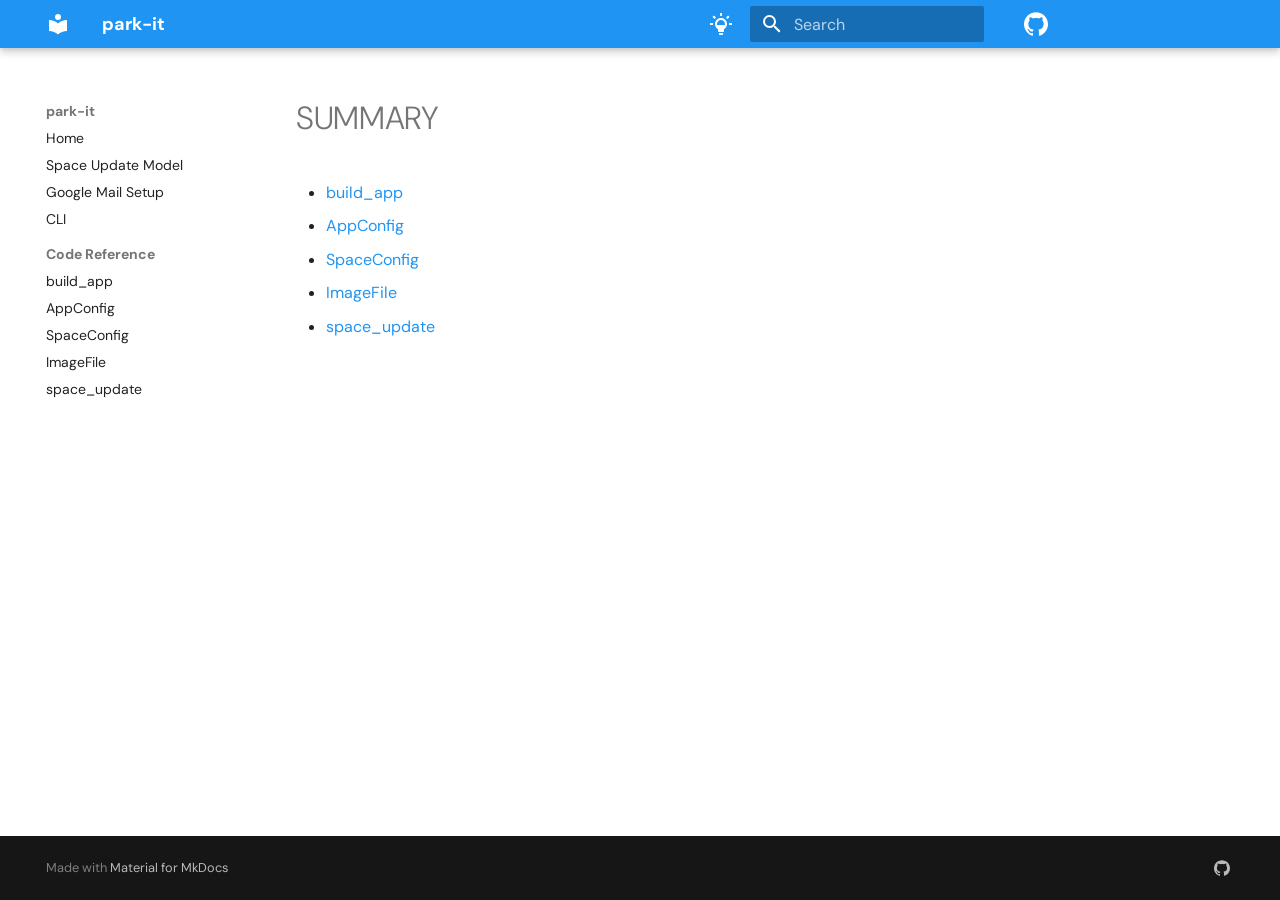
<file: reference/SUMMARY/index.html>
<!doctype html>
<html lang="en" class="no-js">
  <head>
    
      <meta charset="utf-8">
      <meta name="viewport" content="width=device-width,initial-scale=1">
      
      
      
        <link rel="canonical" href="https://joshhubert-dsp.github.io/park-it/reference/SUMMARY/">
      
      
      
      
        
      
      
      <link rel="icon" href="../../assets/images/favicon.png">
      <meta name="generator" content="mkdocs-1.6.1, mkdocs-material-9.7.6">
    
    
      
        <title>SUMMARY - park-it</title>
      
    
    
      <link rel="stylesheet" href="../../assets/stylesheets/main.484c7ddc.min.css">
      
        
        <link rel="stylesheet" href="../../assets/stylesheets/palette.ab4e12ef.min.css">
      
      


    
    
      
    
    
      
        
        
        <link rel="preconnect" href="https://fonts.gstatic.com" crossorigin>
        <link rel="stylesheet" href="https://fonts.googleapis.com/css?family=DM+Sans:300,300i,400,400i,700,700i%7CRed+Hat+Mono:400,400i,700,700i&display=fallback">
        <style>:root{--md-text-font:"DM Sans";--md-code-font:"Red Hat Mono"}</style>
      
    
    
      <link rel="stylesheet" href="../../assets/_mkdocstrings.css">
    
      <link rel="stylesheet" href="../../stylesheets/extra.css">
    
    <script>__md_scope=new URL("../..",location),__md_hash=e=>[...e].reduce(((e,_)=>(e<<5)-e+_.charCodeAt(0)),0),__md_get=(e,_=localStorage,t=__md_scope)=>JSON.parse(_.getItem(t.pathname+"."+e)),__md_set=(e,_,t=localStorage,a=__md_scope)=>{try{t.setItem(a.pathname+"."+e,JSON.stringify(_))}catch(e){}}</script>
    
      

    
    
  </head>
  
  
    
    
      
    
    
    
    
    <body dir="ltr" data-md-color-scheme="default" data-md-color-primary="blue" data-md-color-accent="deep-purple">
  
    
    <input class="md-toggle" data-md-toggle="drawer" type="checkbox" id="__drawer" autocomplete="off">
    <input class="md-toggle" data-md-toggle="search" type="checkbox" id="__search" autocomplete="off">
    <label class="md-overlay" for="__drawer"></label>
    <div data-md-component="skip">
      
    </div>
    <div data-md-component="announce">
      
    </div>
    
    
      

  

<header class="md-header md-header--shadow" data-md-component="header">
  <nav class="md-header__inner md-grid" aria-label="Header">
    <a href="../.." title="park-it" class="md-header__button md-logo" aria-label="park-it" data-md-component="logo">
      
  
  <svg xmlns="http://www.w3.org/2000/svg" viewBox="0 0 24 24"><path d="M12 8a3 3 0 0 0 3-3 3 3 0 0 0-3-3 3 3 0 0 0-3 3 3 3 0 0 0 3 3m0 3.54C9.64 9.35 6.5 8 3 8v11c3.5 0 6.64 1.35 9 3.54 2.36-2.19 5.5-3.54 9-3.54V8c-3.5 0-6.64 1.35-9 3.54"/></svg>

    </a>
    <label class="md-header__button md-icon" for="__drawer">
      
      <svg xmlns="http://www.w3.org/2000/svg" viewBox="0 0 24 24"><path d="M3 6h18v2H3zm0 5h18v2H3zm0 5h18v2H3z"/></svg>
    </label>
    <div class="md-header__title" data-md-component="header-title">
      <div class="md-header__ellipsis">
        <div class="md-header__topic">
          <span class="md-ellipsis">
            park-it
          </span>
        </div>
        <div class="md-header__topic" data-md-component="header-topic">
          <span class="md-ellipsis">
            
              SUMMARY
            
          </span>
        </div>
      </div>
    </div>
    
      
        <form class="md-header__option" data-md-component="palette">
  
    
    
    
    <input class="md-option" data-md-color-media="(prefers-color-scheme)" data-md-color-scheme="default" data-md-color-primary="blue" data-md-color-accent="deep-purple"  aria-label="Using system preference. Switch to dark mode"  type="radio" name="__palette" id="__palette_0">
    
      <label class="md-header__button md-icon" title="Using system preference. Switch to dark mode" for="__palette_1" hidden>
        <svg xmlns="http://www.w3.org/2000/svg" viewBox="0 0 24 24"><path d="M1 11h3v2H1zm9 11c0 .6.4 1 1 1h2c.6 0 1-.4 1-1v-1h-4zm3-21h-2v3h2zM4.9 3.5 3.5 4.9 5.6 7 7 5.6zM20 11v2h3v-2zm-.9-7.5L17 5.6 18.4 7l2.1-2.1zM18 12c0 2.2-1.2 4.2-3 5.2V19c0 .6-.4 1-1 1h-4c-.6 0-1-.4-1-1v-1.8c-1.8-1-3-3-3-5.2 0-3.3 2.7-6 6-6s6 2.7 6 6M8 12c0 .35.05.68.14 1h7.72c.09-.32.14-.65.14-1 0-2.21-1.79-4-4-4s-4 1.79-4 4"/></svg>
      </label>
    
  
    
    
    
    <input class="md-option" data-md-color-media="(prefers-color-scheme: dark)" data-md-color-scheme="slate" data-md-color-primary="blue" data-md-color-accent="deep-purple"  aria-label="Using dark mode. Switch to light mode."  type="radio" name="__palette" id="__palette_1">
    
      <label class="md-header__button md-icon" title="Using dark mode. Switch to light mode." for="__palette_2" hidden>
        <svg xmlns="http://www.w3.org/2000/svg" viewBox="0 0 24 24"><path d="M20 11h3v2h-3zM1 11h3v2H1zM13 1v3h-2V1zM4.92 3.5l2.13 2.14-1.42 1.41L3.5 4.93zm12.03 2.13 2.12-2.13 1.43 1.43-2.13 2.12zM12 6a6 6 0 0 1 6 6c0 2.22-1.21 4.16-3 5.2V19a1 1 0 0 1-1 1h-4a1 1 0 0 1-1-1v-1.8c-1.79-1.04-3-2.98-3-5.2a6 6 0 0 1 6-6m2 15v1a1 1 0 0 1-1 1h-2a1 1 0 0 1-1-1v-1zm-3-3h2v-2.13c1.73-.44 3-2.01 3-3.87a4 4 0 0 0-4-4 4 4 0 0 0-4 4c0 1.86 1.27 3.43 3 3.87z"/></svg>
      </label>
    
  
    
    
    
    <input class="md-option" data-md-color-media="(prefers-color-scheme: light)" data-md-color-scheme="default" data-md-color-primary="blue" data-md-color-accent="deep-purple"  aria-label="Using light mode. Switch to system preference."  type="radio" name="__palette" id="__palette_2">
    
      <label class="md-header__button md-icon" title="Using light mode. Switch to system preference." for="__palette_0" hidden>
        <svg xmlns="http://www.w3.org/2000/svg" viewBox="0 0 24 24"><path d="M12 6a6 6 0 0 1 6 6c0 2.22-1.21 4.16-3 5.2V19a1 1 0 0 1-1 1h-4a1 1 0 0 1-1-1v-1.8c-1.79-1.04-3-2.98-3-5.2a6 6 0 0 1 6-6m2 15v1a1 1 0 0 1-1 1h-2a1 1 0 0 1-1-1v-1zm6-10h3v2h-3zM1 11h3v2H1zM13 1v3h-2V1zM4.92 3.5l2.13 2.14-1.42 1.41L3.5 4.93zm12.03 2.13 2.12-2.13 1.43 1.43-2.13 2.12z"/></svg>
      </label>
    
  
</form>
      
    
    
      <script>var palette=__md_get("__palette");if(palette&&palette.color){if("(prefers-color-scheme)"===palette.color.media){var media=matchMedia("(prefers-color-scheme: light)"),input=document.querySelector(media.matches?"[data-md-color-media='(prefers-color-scheme: light)']":"[data-md-color-media='(prefers-color-scheme: dark)']");palette.color.media=input.getAttribute("data-md-color-media"),palette.color.scheme=input.getAttribute("data-md-color-scheme"),palette.color.primary=input.getAttribute("data-md-color-primary"),palette.color.accent=input.getAttribute("data-md-color-accent")}for(var[key,value]of Object.entries(palette.color))document.body.setAttribute("data-md-color-"+key,value)}</script>
    
    
    
      
      
        <label class="md-header__button md-icon" for="__search">
          
          <svg xmlns="http://www.w3.org/2000/svg" viewBox="0 0 24 24"><path d="M9.5 3A6.5 6.5 0 0 1 16 9.5c0 1.61-.59 3.09-1.56 4.23l.27.27h.79l5 5-1.5 1.5-5-5v-.79l-.27-.27A6.52 6.52 0 0 1 9.5 16 6.5 6.5 0 0 1 3 9.5 6.5 6.5 0 0 1 9.5 3m0 2C7 5 5 7 5 9.5S7 14 9.5 14 14 12 14 9.5 12 5 9.5 5"/></svg>
        </label>
        <div class="md-search" data-md-component="search" role="dialog">
  <label class="md-search__overlay" for="__search"></label>
  <div class="md-search__inner" role="search">
    <form class="md-search__form" name="search">
      <input type="text" class="md-search__input" name="query" aria-label="Search" placeholder="Search" autocapitalize="off" autocorrect="off" autocomplete="off" spellcheck="false" data-md-component="search-query" required>
      <label class="md-search__icon md-icon" for="__search">
        
        <svg xmlns="http://www.w3.org/2000/svg" viewBox="0 0 24 24"><path d="M9.5 3A6.5 6.5 0 0 1 16 9.5c0 1.61-.59 3.09-1.56 4.23l.27.27h.79l5 5-1.5 1.5-5-5v-.79l-.27-.27A6.52 6.52 0 0 1 9.5 16 6.5 6.5 0 0 1 3 9.5 6.5 6.5 0 0 1 9.5 3m0 2C7 5 5 7 5 9.5S7 14 9.5 14 14 12 14 9.5 12 5 9.5 5"/></svg>
        
        <svg xmlns="http://www.w3.org/2000/svg" viewBox="0 0 24 24"><path d="M20 11v2H8l5.5 5.5-1.42 1.42L4.16 12l7.92-7.92L13.5 5.5 8 11z"/></svg>
      </label>
      <nav class="md-search__options" aria-label="Search">
        
        <button type="reset" class="md-search__icon md-icon" title="Clear" aria-label="Clear" tabindex="-1">
          
          <svg xmlns="http://www.w3.org/2000/svg" viewBox="0 0 24 24"><path d="M19 6.41 17.59 5 12 10.59 6.41 5 5 6.41 10.59 12 5 17.59 6.41 19 12 13.41 17.59 19 19 17.59 13.41 12z"/></svg>
        </button>
      </nav>
      
    </form>
    <div class="md-search__output">
      <div class="md-search__scrollwrap" tabindex="0" data-md-scrollfix>
        <div class="md-search-result" data-md-component="search-result">
          <div class="md-search-result__meta">
            Initializing search
          </div>
          <ol class="md-search-result__list" role="presentation"></ol>
        </div>
      </div>
    </div>
  </div>
</div>
      
    
    
      <div class="md-header__source">
        <a href="https://github.com/joshhubert-dsp/park-it" title="Go to repository" class="md-source" data-md-component="source">
  <div class="md-source__icon md-icon">
    
    <svg xmlns="http://www.w3.org/2000/svg" viewBox="0 0 24 24"><path d="M12 .297c-6.63 0-12 5.373-12 12 0 5.303 3.438 9.8 8.205 11.385.6.113.82-.258.82-.577 0-.285-.01-1.04-.015-2.04-3.338.724-4.042-1.61-4.042-1.61C4.422 18.07 3.633 17.7 3.633 17.7c-1.087-.744.084-.729.084-.729 1.205.084 1.838 1.236 1.838 1.236 1.07 1.835 2.809 1.305 3.495.998.108-.776.417-1.305.76-1.605-2.665-.3-5.466-1.332-5.466-5.93 0-1.31.465-2.38 1.235-3.22-.135-.303-.54-1.523.105-3.176 0 0 1.005-.322 3.3 1.23.96-.267 1.98-.399 3-.405 1.02.006 2.04.138 3 .405 2.28-1.552 3.285-1.23 3.285-1.23.645 1.653.24 2.873.12 3.176.765.84 1.23 1.91 1.23 3.22 0 4.61-2.805 5.625-5.475 5.92.42.36.81 1.096.81 2.22 0 1.606-.015 2.896-.015 3.286 0 .315.21.69.825.57C20.565 22.092 24 17.592 24 12.297c0-6.627-5.373-12-12-12"/></svg>
  </div>
  <div class="md-source__repository">
    GitHub
  </div>
</a>
      </div>
    
  </nav>
  
</header>
    
    <div class="md-container" data-md-component="container">
      
      
        
          
        
      
      <main class="md-main" data-md-component="main">
        <div class="md-main__inner md-grid">
          
            
              
              <div class="md-sidebar md-sidebar--primary" data-md-component="sidebar" data-md-type="navigation" >
                <div class="md-sidebar__scrollwrap">
                  <div class="md-sidebar__inner">
                    



<nav class="md-nav md-nav--primary" aria-label="Navigation" data-md-level="0">
  <label class="md-nav__title" for="__drawer">
    <a href="../.." title="park-it" class="md-nav__button md-logo" aria-label="park-it" data-md-component="logo">
      
  
  <svg xmlns="http://www.w3.org/2000/svg" viewBox="0 0 24 24"><path d="M12 8a3 3 0 0 0 3-3 3 3 0 0 0-3-3 3 3 0 0 0-3 3 3 3 0 0 0 3 3m0 3.54C9.64 9.35 6.5 8 3 8v11c3.5 0 6.64 1.35 9 3.54 2.36-2.19 5.5-3.54 9-3.54V8c-3.5 0-6.64 1.35-9 3.54"/></svg>

    </a>
    park-it
  </label>
  
    <div class="md-nav__source">
      <a href="https://github.com/joshhubert-dsp/park-it" title="Go to repository" class="md-source" data-md-component="source">
  <div class="md-source__icon md-icon">
    
    <svg xmlns="http://www.w3.org/2000/svg" viewBox="0 0 24 24"><path d="M12 .297c-6.63 0-12 5.373-12 12 0 5.303 3.438 9.8 8.205 11.385.6.113.82-.258.82-.577 0-.285-.01-1.04-.015-2.04-3.338.724-4.042-1.61-4.042-1.61C4.422 18.07 3.633 17.7 3.633 17.7c-1.087-.744.084-.729.084-.729 1.205.084 1.838 1.236 1.838 1.236 1.07 1.835 2.809 1.305 3.495.998.108-.776.417-1.305.76-1.605-2.665-.3-5.466-1.332-5.466-5.93 0-1.31.465-2.38 1.235-3.22-.135-.303-.54-1.523.105-3.176 0 0 1.005-.322 3.3 1.23.96-.267 1.98-.399 3-.405 1.02.006 2.04.138 3 .405 2.28-1.552 3.285-1.23 3.285-1.23.645 1.653.24 2.873.12 3.176.765.84 1.23 1.91 1.23 3.22 0 4.61-2.805 5.625-5.475 5.92.42.36.81 1.096.81 2.22 0 1.606-.015 2.896-.015 3.286 0 .315.21.69.825.57C20.565 22.092 24 17.592 24 12.297c0-6.627-5.373-12-12-12"/></svg>
  </div>
  <div class="md-source__repository">
    GitHub
  </div>
</a>
    </div>
  
  <ul class="md-nav__list" data-md-scrollfix>
    
      
      
  
  
  
  
    <li class="md-nav__item">
      <a href="../.." class="md-nav__link">
        
  
  
  <span class="md-ellipsis">
    
  
    Home
  

    
  </span>
  
  

      </a>
    </li>
  

    
      
      
  
  
  
  
    <li class="md-nav__item">
      <a href="../../model-gen/" class="md-nav__link">
        
  
  
  <span class="md-ellipsis">
    
  
    Space Update Model
  

    
  </span>
  
  

      </a>
    </li>
  

    
      
      
  
  
  
  
    <li class="md-nav__item">
      <a href="../../gmail-setup/" class="md-nav__link">
        
  
  
  <span class="md-ellipsis">
    
  
    Google Mail Setup
  

    
  </span>
  
  

      </a>
    </li>
  

    
      
      
  
  
  
  
    <li class="md-nav__item">
      <a href="../../cli/" class="md-nav__link">
        
  
  
  <span class="md-ellipsis">
    
  
    CLI
  

    
  </span>
  
  

      </a>
    </li>
  

    
      
      
  
  
  
  
    
    
    
    
      
        
        
      
    
    
    <li class="md-nav__item md-nav__item--section md-nav__item--nested">
      
        
        
          
        
        <input class="md-nav__toggle md-toggle md-toggle--indeterminate" type="checkbox" id="__nav_5" >
        
          
          <label class="md-nav__link" for="__nav_5" id="__nav_5_label" tabindex="">
            
  
  
  <span class="md-ellipsis">
    
  
    Code Reference
  

    
  </span>
  
  

            <span class="md-nav__icon md-icon"></span>
          </label>
        
        <nav class="md-nav" data-md-level="1" aria-labelledby="__nav_5_label" aria-expanded="false">
          <label class="md-nav__title" for="__nav_5">
            <span class="md-nav__icon md-icon"></span>
            
  
    Code Reference
  

          </label>
          <ul class="md-nav__list" data-md-scrollfix>
            
              
                
  
  
  
  
    <li class="md-nav__item">
      <a href="../build_app/" class="md-nav__link">
        
  
  
  <span class="md-ellipsis">
    
  
    build_app
  

    
  </span>
  
  

      </a>
    </li>
  

              
            
              
                
  
  
  
  
    <li class="md-nav__item">
      <a href="../AppConfig/" class="md-nav__link">
        
  
  
  <span class="md-ellipsis">
    
  
    AppConfig
  

    
  </span>
  
  

      </a>
    </li>
  

              
            
              
                
  
  
  
  
    <li class="md-nav__item">
      <a href="../SpaceConfig/" class="md-nav__link">
        
  
  
  <span class="md-ellipsis">
    
  
    SpaceConfig
  

    
  </span>
  
  

      </a>
    </li>
  

              
            
              
                
  
  
  
  
    <li class="md-nav__item">
      <a href="../ImageFile/" class="md-nav__link">
        
  
  
  <span class="md-ellipsis">
    
  
    ImageFile
  

    
  </span>
  
  

      </a>
    </li>
  

              
            
              
                
  
  
  
  
    <li class="md-nav__item">
      <a href="../space_update/" class="md-nav__link">
        
  
  
  <span class="md-ellipsis">
    
  
    space_update
  

    
  </span>
  
  

      </a>
    </li>
  

              
            
          </ul>
        </nav>
      
    </li>
  

    
  </ul>
</nav>
                  </div>
                </div>
              </div>
            
            
              
              <div class="md-sidebar md-sidebar--secondary" data-md-component="sidebar" data-md-type="toc" >
                <div class="md-sidebar__scrollwrap">
                  <div class="md-sidebar__inner">
                    

<nav class="md-nav md-nav--secondary" aria-label="Table of contents">
  
  
  
  
</nav>
                  </div>
                </div>
              </div>
            
          
          
            <div class="md-content" data-md-component="content">
              
                



  


              
              <article class="md-content__inner md-typeset">
                
                  



  <h1>SUMMARY</h1>

<ul>
<li><a href="../build_app/">build_app</a></li>
<li><a href="../AppConfig/">AppConfig</a></li>
<li><a href="../SpaceConfig/">SpaceConfig</a></li>
<li><a href="../ImageFile/">ImageFile</a></li>
<li><a href="../space_update/">space_update</a></li>
</ul>












                
              </article>
            </div>
          
          
  <script>var tabs=__md_get("__tabs");if(Array.isArray(tabs))e:for(var set of document.querySelectorAll(".tabbed-set")){var labels=set.querySelector(".tabbed-labels");for(var tab of tabs)for(var label of labels.getElementsByTagName("label"))if(label.innerText.trim()===tab){var input=document.getElementById(label.htmlFor);input.checked=!0;continue e}}</script>

<script>var target=document.getElementById(location.hash.slice(1));target&&target.name&&(target.checked=target.name.startsWith("__tabbed_"))</script>
        </div>
        
      </main>
      
        <footer class="md-footer">
  
  <div class="md-footer-meta md-typeset">
    <div class="md-footer-meta__inner md-grid">
      <div class="md-copyright">
  
  
    Made with
    <a href="https://squidfunk.github.io/mkdocs-material/" target="_blank" rel="noopener">
      Material for MkDocs
    </a>
  
</div>
      
        
<div class="md-social">
  
    
    
    
    
      
      
    
    <a href="https://github.com/joshhubert-dsp/park-it" target="_blank" rel="noopener" title="github.com" class="md-social__link">
      <svg xmlns="http://www.w3.org/2000/svg" viewBox="0 0 24 24"><path d="M12 .297c-6.63 0-12 5.373-12 12 0 5.303 3.438 9.8 8.205 11.385.6.113.82-.258.82-.577 0-.285-.01-1.04-.015-2.04-3.338.724-4.042-1.61-4.042-1.61C4.422 18.07 3.633 17.7 3.633 17.7c-1.087-.744.084-.729.084-.729 1.205.084 1.838 1.236 1.838 1.236 1.07 1.835 2.809 1.305 3.495.998.108-.776.417-1.305.76-1.605-2.665-.3-5.466-1.332-5.466-5.93 0-1.31.465-2.38 1.235-3.22-.135-.303-.54-1.523.105-3.176 0 0 1.005-.322 3.3 1.23.96-.267 1.98-.399 3-.405 1.02.006 2.04.138 3 .405 2.28-1.552 3.285-1.23 3.285-1.23.645 1.653.24 2.873.12 3.176.765.84 1.23 1.91 1.23 3.22 0 4.61-2.805 5.625-5.475 5.92.42.36.81 1.096.81 2.22 0 1.606-.015 2.896-.015 3.286 0 .315.21.69.825.57C20.565 22.092 24 17.592 24 12.297c0-6.627-5.373-12-12-12"/></svg>
    </a>
  
</div>
      
    </div>
  </div>
</footer>
      
    </div>
    <div class="md-dialog" data-md-component="dialog">
      <div class="md-dialog__inner md-typeset"></div>
    </div>
    
    
    
      
      
      <script id="__config" type="application/json">{"annotate": null, "base": "../..", "features": ["content.tabs.link", "content.code.copy", "navigation.sections", "navigation.expand", "navigation.path", "navigation.tracking"], "search": "../../assets/javascripts/workers/search.2c215733.min.js", "tags": null, "translations": {"clipboard.copied": "Copied to clipboard", "clipboard.copy": "Copy to clipboard", "search.result.more.one": "1 more on this page", "search.result.more.other": "# more on this page", "search.result.none": "No matching documents", "search.result.one": "1 matching document", "search.result.other": "# matching documents", "search.result.placeholder": "Type to start searching", "search.result.term.missing": "Missing", "select.version": "Select version"}, "version": null}</script>
    
    
      <script src="../../assets/javascripts/bundle.79ae519e.min.js"></script>
      
    
  </body>
</html>
</file>
<file: assets/_mkdocstrings.css>
/* Avoid breaking parameter names, etc. in table cells. */
.doc-contents td code {
  word-break: normal !important;
}

/* No line break before first paragraph of descriptions. */
.doc-md-description,
.doc-md-description>p:first-child {
  display: inline;
}

/* No text transformation from Material for MkDocs for H5 headings. */
.md-typeset h5 .doc-object-name {
  text-transform: none;
}

/* Max width for docstring sections tables. */
.doc .md-typeset__table,
.doc .md-typeset__table table {
  display: table !important;
  width: 100%;
}

.doc .md-typeset__table tr {
  display: table-row;
}

/* Defaults in Spacy table style. */
.doc-param-default,
.doc-type_param-default {
  float: right;
}

/* Parameter headings must be inline, not blocks. */
.doc-heading-parameter,
.doc-heading-type_parameter {
  display: inline;
}

/* Default font size for parameter headings. */
.md-typeset .doc-heading-parameter {
  font-size: inherit;
}

/* Prefer space on the right, not the left of parameter permalinks. */
.doc-heading-parameter .headerlink,
.doc-heading-type_parameter .headerlink {
  margin-left: 0 !important;
  margin-right: 0.2rem;
}

/* Backward-compatibility: docstring section titles in bold. */
.doc-section-title {
  font-weight: bold;
}

/* Backlinks crumb separator. */
.doc-backlink-crumb {
  display: inline-flex;
  gap: .2rem;
  white-space: nowrap;
  align-items: center;
  vertical-align: middle;
}
.doc-backlink-crumb:not(:first-child)::before {
  background-color: var(--md-default-fg-color--lighter);
  content: "";
  display: inline;
  height: 1rem;
  --md-path-icon: url('data:image/svg+xml;charset=utf-8,<svg xmlns="http://www.w3.org/2000/svg" viewBox="0 0 24 24"><path d="M8.59 16.58 13.17 12 8.59 7.41 10 6l6 6-6 6z"/></svg>');
  -webkit-mask-image: var(--md-path-icon);
  mask-image: var(--md-path-icon);
  width: 1rem;
}
.doc-backlink-crumb.last {
  font-weight: bold;
}

/* Symbols in Navigation and ToC. */
:root, :host,
[data-md-color-scheme="default"] {
  --doc-symbol-parameter-fg-color: #df50af;
  --doc-symbol-type_parameter-fg-color: #df50af;
  --doc-symbol-attribute-fg-color: #953800;
  --doc-symbol-function-fg-color: #8250df;
  --doc-symbol-method-fg-color: #8250df;
  --doc-symbol-class-fg-color: #0550ae;
  --doc-symbol-type_alias-fg-color: #0550ae;
  --doc-symbol-module-fg-color: #5cad0f;

  --doc-symbol-parameter-bg-color: #df50af1a;
  --doc-symbol-type_parameter-bg-color: #df50af1a;
  --doc-symbol-attribute-bg-color: #9538001a;
  --doc-symbol-function-bg-color: #8250df1a;
  --doc-symbol-method-bg-color: #8250df1a;
  --doc-symbol-class-bg-color: #0550ae1a;
  --doc-symbol-type_alias-bg-color: #0550ae1a;
  --doc-symbol-module-bg-color: #5cad0f1a;
}

[data-md-color-scheme="slate"] {
  --doc-symbol-parameter-fg-color: #ffa8cc;
  --doc-symbol-type_parameter-fg-color: #ffa8cc;
  --doc-symbol-attribute-fg-color: #ffa657;
  --doc-symbol-function-fg-color: #d2a8ff;
  --doc-symbol-method-fg-color: #d2a8ff;
  --doc-symbol-class-fg-color: #79c0ff;
  --doc-symbol-type_alias-fg-color: #79c0ff;
  --doc-symbol-module-fg-color: #baff79;

  --doc-symbol-parameter-bg-color: #ffa8cc1a;
  --doc-symbol-type_parameter-bg-color: #ffa8cc1a;
  --doc-symbol-attribute-bg-color: #ffa6571a;
  --doc-symbol-function-bg-color: #d2a8ff1a;
  --doc-symbol-method-bg-color: #d2a8ff1a;
  --doc-symbol-class-bg-color: #79c0ff1a;
  --doc-symbol-type_alias-bg-color: #79c0ff1a;
  --doc-symbol-module-bg-color: #baff791a;
}

code.doc-symbol {
  border-radius: .1rem;
  font-size: .85em;
  padding: 0 .3em;
  font-weight: bold;
}

code.doc-symbol-parameter,
a code.doc-symbol-parameter {
  color: var(--doc-symbol-parameter-fg-color);
  background-color: var(--doc-symbol-parameter-bg-color);
}

code.doc-symbol-parameter::after {
  content: "param";
}

code.doc-symbol-type_parameter,
a code.doc-symbol-type_parameter {
  color: var(--doc-symbol-type_parameter-fg-color);
  background-color: var(--doc-symbol-type_parameter-bg-color);
}

code.doc-symbol-type_parameter::after {
  content: "type-param";
}

code.doc-symbol-attribute,
a code.doc-symbol-attribute {
  color: var(--doc-symbol-attribute-fg-color);
  background-color: var(--doc-symbol-attribute-bg-color);
}

code.doc-symbol-attribute::after {
  content: "attr";
}

code.doc-symbol-function,
a code.doc-symbol-function {
  color: var(--doc-symbol-function-fg-color);
  background-color: var(--doc-symbol-function-bg-color);
}

code.doc-symbol-function::after {
  content: "func";
}

code.doc-symbol-method,
a code.doc-symbol-method {
  color: var(--doc-symbol-method-fg-color);
  background-color: var(--doc-symbol-method-bg-color);
}

code.doc-symbol-method::after {
  content: "meth";
}

code.doc-symbol-class,
a code.doc-symbol-class {
  color: var(--doc-symbol-class-fg-color);
  background-color: var(--doc-symbol-class-bg-color);
}

code.doc-symbol-class::after {
  content: "class";
}


code.doc-symbol-type_alias,
a code.doc-symbol-type_alias {
  color: var(--doc-symbol-type_alias-fg-color);
  background-color: var(--doc-symbol-type_alias-bg-color);
}

code.doc-symbol-type_alias::after {
  content: "type";
}

code.doc-symbol-module,
a code.doc-symbol-module {
  color: var(--doc-symbol-module-fg-color);
  background-color: var(--doc-symbol-module-bg-color);
}

code.doc-symbol-module::after {
  content: "mod";
}

.doc-signature .autorefs {
  color: inherit;
  border-bottom: 1px dotted currentcolor;
}

/* Source code blocks (admonitions). */
:root {
  --md-admonition-icon--mkdocstrings-source: url('data:image/svg+xml;charset=utf-8,<svg xmlns="http://www.w3.org/2000/svg" viewBox="0 0 24 24"><path d="M15.22 4.97a.75.75 0 0 1 1.06 0l6.5 6.5a.75.75 0 0 1 0 1.06l-6.5 6.5a.749.749 0 0 1-1.275-.326.75.75 0 0 1 .215-.734L21.19 12l-5.97-5.97a.75.75 0 0 1 0-1.06m-6.44 0a.75.75 0 0 1 0 1.06L2.81 12l5.97 5.97a.749.749 0 0 1-.326 1.275.75.75 0 0 1-.734-.215l-6.5-6.5a.75.75 0 0 1 0-1.06l6.5-6.5a.75.75 0 0 1 1.06 0"/></svg>')
}
.md-typeset .admonition.mkdocstrings-source,
.md-typeset details.mkdocstrings-source {
  border: none;
  padding: 0;
}
.md-typeset .admonition.mkdocstrings-source:focus-within,
.md-typeset details.mkdocstrings-source:focus-within {
  box-shadow: none;
}
.md-typeset .mkdocstrings-source > .admonition-title,
.md-typeset .mkdocstrings-source > summary {
  background-color: inherit;
}
.md-typeset .mkdocstrings-source > .admonition-title::before,
.md-typeset .mkdocstrings-source > summary::before {
  background-color: var(--md-default-fg-color);
  -webkit-mask-image: var(--md-admonition-icon--mkdocstrings-source);
          mask-image: var(--md-admonition-icon--mkdocstrings-source);
}
</file>
<file: stylesheets/extra.css>
/* Hides the site name in the navigation sidebar header in spacious mode BUT also kills
upward navigation through page hiearchy
*/
/* .md-nav__title {
  display: none;
} */

/* Put search earlier, then palette toggle, then repo icon (GitHub) */
/* .md-header__inner .md-search {
  order: 10;
}

.md-header__inner .md-header__option {
  order: 20;
}
*/

.md-header__inner .md-header__option {
  margin-right: 0.25rem;
}


/* Repo (GitHub) button container */
.md-header__inner .md-header__source {
  order: 30; */
}



.md-header__source .md-source__repository {
  display: none;
}
</file>
<file: assets/stylesheets/main.484c7ddc.min.css>
@charset "UTF-8";html{-webkit-text-size-adjust:none;-moz-text-size-adjust:none;text-size-adjust:none;box-sizing:border-box}*,:after,:before{box-sizing:inherit}@media (prefers-reduced-motion){*,:after,:before{transition:none!important}}body{margin:0}a,button,input,label{-webkit-tap-highlight-color:transparent}a{color:inherit;text-decoration:none}hr{border:0;box-sizing:initial;display:block;height:.05rem;overflow:visible;padding:0}small{font-size:80%}sub,sup{line-height:1em}img{border-style:none}table{border-collapse:initial;border-spacing:0}td,th{font-weight:400;vertical-align:top}button{background:#0000;border:0;font-family:inherit;font-size:inherit;margin:0;padding:0}input{border:0;outline:none}:root{--md-primary-fg-color:#4051b5;--md-primary-fg-color--light:#5d6cc0;--md-primary-fg-color--dark:#303fa1;--md-primary-bg-color:#fff;--md-primary-bg-color--light:#ffffffb3;--md-accent-fg-color:#526cfe;--md-accent-fg-color--transparent:#526cfe1a;--md-accent-bg-color:#fff;--md-accent-bg-color--light:#ffffffb3}[data-md-color-scheme=default]{color-scheme:light}[data-md-color-scheme=default] img[src$="#gh-dark-mode-only"],[data-md-color-scheme=default] img[src$="#only-dark"]{display:none}:root,[data-md-color-scheme=default]{--md-hue:225deg;--md-default-fg-color:#000000de;--md-default-fg-color--light:#0000008a;--md-default-fg-color--lighter:#00000052;--md-default-fg-color--lightest:#00000012;--md-default-bg-color:#fff;--md-default-bg-color--light:#ffffffb3;--md-default-bg-color--lighter:#ffffff4d;--md-default-bg-color--lightest:#ffffff1f;--md-code-fg-color:#36464e;--md-code-bg-color:#f5f5f5;--md-code-bg-color--light:#f5f5f5b3;--md-code-bg-color--lighter:#f5f5f54d;--md-code-hl-color:#4287ff;--md-code-hl-color--light:#4287ff1a;--md-code-hl-number-color:#d52a2a;--md-code-hl-special-color:#db1457;--md-code-hl-function-color:#a846b9;--md-code-hl-constant-color:#6e59d9;--md-code-hl-keyword-color:#3f6ec6;--md-code-hl-string-color:#1c7d4d;--md-code-hl-name-color:var(--md-code-fg-color);--md-code-hl-operator-color:var(--md-default-fg-color--light);--md-code-hl-punctuation-color:var(--md-default-fg-color--light);--md-code-hl-comment-color:var(--md-default-fg-color--light);--md-code-hl-generic-color:var(--md-default-fg-color--light);--md-code-hl-variable-color:var(--md-default-fg-color--light);--md-typeset-color:var(--md-default-fg-color);--md-typeset-a-color:var(--md-primary-fg-color);--md-typeset-del-color:#f5503d26;--md-typeset-ins-color:#0bd57026;--md-typeset-kbd-color:#fafafa;--md-typeset-kbd-accent-color:#fff;--md-typeset-kbd-border-color:#b8b8b8;--md-typeset-mark-color:#ffff0080;--md-typeset-table-color:#0000001f;--md-typeset-table-color--light:rgba(0,0,0,.035);--md-admonition-fg-color:var(--md-default-fg-color);--md-admonition-bg-color:var(--md-default-bg-color);--md-warning-fg-color:#000000de;--md-warning-bg-color:#ff9;--md-footer-fg-color:#fff;--md-footer-fg-color--light:#ffffffb3;--md-footer-fg-color--lighter:#ffffff73;--md-footer-bg-color:#000000de;--md-footer-bg-color--dark:#00000052;--md-shadow-z1:0 0.2rem 0.5rem #0000000d,0 0 0.05rem #0000001a;--md-shadow-z2:0 0.2rem 0.5rem #0000001a,0 0 0.05rem #00000040;--md-shadow-z3:0 0.2rem 0.5rem #0003,0 0 0.05rem #00000059}.md-icon svg{fill:currentcolor;display:block;height:1.2rem;width:1.2rem}body{-webkit-font-smoothing:antialiased;-moz-osx-font-smoothing:grayscale;--md-text-font-family:var(--md-text-font,_),-apple-system,BlinkMacSystemFont,Helvetica,Arial,sans-serif;--md-code-font-family:var(--md-code-font,_),SFMono-Regular,Consolas,Menlo,monospace}aside,body,input{font-feature-settings:"kern","liga";color:var(--md-typeset-color);font-family:var(--md-text-font-family)}code,kbd,pre{font-feature-settings:"kern";font-family:var(--md-code-font-family)}:root{--md-typeset-table-sort-icon:url('data:image/svg+xml;charset=utf-8,<svg xmlns="http://www.w3.org/2000/svg" viewBox="0 0 24 24"><path d="m18 21-4-4h3V7h-3l4-4 4 4h-3v10h3M2 19v-2h10v2M2 13v-2h7v2M2 7V5h4v2z"/></svg>');--md-typeset-table-sort-icon--asc:url('data:image/svg+xml;charset=utf-8,<svg xmlns="http://www.w3.org/2000/svg" viewBox="0 0 24 24"><path d="M19 17h3l-4 4-4-4h3V3h2M2 17h10v2H2M6 5v2H2V5m0 6h7v2H2z"/></svg>');--md-typeset-table-sort-icon--desc:url('data:image/svg+xml;charset=utf-8,<svg xmlns="http://www.w3.org/2000/svg" viewBox="0 0 24 24"><path d="M19 7h3l-4-4-4 4h3v14h2M2 17h10v2H2M6 5v2H2V5m0 6h7v2H2z"/></svg>')}.md-typeset{-webkit-print-color-adjust:exact;color-adjust:exact;font-size:.8rem;line-height:1.6;overflow-wrap:break-word}@media print{.md-typeset{font-size:.68rem}}.md-typeset blockquote,.md-typeset dl,.md-typeset figure,.md-typeset ol,.md-typeset pre,.md-typeset ul{margin-bottom:1em;margin-top:1em}.md-typeset h1{color:var(--md-default-fg-color--light);font-size:2em;line-height:1.3;margin:0 0 1.25em}.md-typeset h1,.md-typeset h2{font-weight:300;letter-spacing:-.01em}.md-typeset h2{font-size:1.5625em;line-height:1.4;margin:1.6em 0 .64em}.md-typeset h3{font-size:1.25em;font-weight:400;letter-spacing:-.01em;line-height:1.5;margin:1.6em 0 .8em}.md-typeset h2+h3{margin-top:.8em}.md-typeset h4{font-weight:700;letter-spacing:-.01em;margin:1em 0}.md-typeset h5,.md-typeset h6{color:var(--md-default-fg-color--light);font-size:.8em;font-weight:700;letter-spacing:-.01em;margin:1.25em 0}.md-typeset h5{text-transform:uppercase}.md-typeset h5 code{text-transform:none}.md-typeset hr{border-bottom:.05rem solid var(--md-default-fg-color--lightest);display:flow-root;margin:1.5em 0}.md-typeset a{color:var(--md-typeset-a-color);word-break:break-word}.md-typeset a,.md-typeset a:before{transition:color 125ms}.md-typeset a:focus,.md-typeset a:hover{color:var(--md-accent-fg-color)}.md-typeset a:focus code,.md-typeset a:hover code{background-color:var(--md-accent-fg-color--transparent);color:var(--md-accent-fg-color)}.md-typeset a code{color:var(--md-typeset-a-color)}.md-typeset a.focus-visible{outline-color:var(--md-accent-fg-color);outline-offset:.2rem}.md-typeset code,.md-typeset kbd,.md-typeset pre{color:var(--md-code-fg-color);direction:ltr;font-variant-ligatures:none;transition:background-color 125ms}@media print{.md-typeset code,.md-typeset kbd,.md-typeset pre{white-space:pre-wrap}}.md-typeset code{background-color:var(--md-code-bg-color);border-radius:.1rem;-webkit-box-decoration-break:clone;box-decoration-break:clone;font-size:.85em;padding:0 .2941176471em;transition:color 125ms,background-color 125ms;word-break:break-word}.md-typeset code:not(.focus-visible){-webkit-tap-highlight-color:transparent;outline:none}.md-typeset pre{display:flow-root;line-height:1.4;position:relative}.md-typeset pre>code{-webkit-box-decoration-break:slice;box-decoration-break:slice;box-shadow:none;display:block;margin:0;outline-color:var(--md-accent-fg-color);overflow:auto;padding:.7720588235em 1.1764705882em;scrollbar-color:var(--md-default-fg-color--lighter) #0000;scrollbar-width:thin;touch-action:auto;word-break:normal}.md-typeset pre>code:hover{scrollbar-color:var(--md-accent-fg-color) #0000}.md-typeset pre>code::-webkit-scrollbar{height:.2rem;width:.2rem}.md-typeset pre>code::-webkit-scrollbar-thumb{background-color:var(--md-default-fg-color--lighter)}.md-typeset pre>code::-webkit-scrollbar-thumb:hover{background-color:var(--md-accent-fg-color)}.md-typeset kbd{background-color:var(--md-typeset-kbd-color);border-radius:.1rem;box-shadow:0 .1rem 0 .05rem var(--md-typeset-kbd-border-color),0 .1rem 0 var(--md-typeset-kbd-border-color),0 -.1rem .2rem var(--md-typeset-kbd-accent-color) inset;color:var(--md-default-fg-color);display:inline-block;font-size:.75em;padding:0 .6666666667em;vertical-align:text-top;word-break:break-word}.md-typeset mark{background-color:var(--md-typeset-mark-color);-webkit-box-decoration-break:clone;box-decoration-break:clone;color:inherit;word-break:break-word}.md-typeset abbr{cursor:help;text-decoration:none}.md-typeset [data-preview],.md-typeset abbr{border-bottom:.05rem dotted var(--md-default-fg-color--light)}.md-typeset small{opacity:.75}[dir=ltr] .md-typeset sub,[dir=ltr] .md-typeset sup{margin-left:.078125em}[dir=rtl] .md-typeset sub,[dir=rtl] .md-typeset sup{margin-right:.078125em}[dir=ltr] .md-typeset blockquote{padding-left:.6rem}[dir=rtl] .md-typeset blockquote{padding-right:.6rem}[dir=ltr] .md-typeset blockquote{border-left:.2rem solid var(--md-default-fg-color--lighter)}[dir=rtl] .md-typeset blockquote{border-right:.2rem solid var(--md-default-fg-color--lighter)}.md-typeset blockquote{color:var(--md-default-fg-color--light);margin-left:0;margin-right:0}.md-typeset ul{list-style-type:disc}.md-typeset ul[type]{list-style-type:revert-layer}[dir=ltr] .md-typeset ol,[dir=ltr] .md-typeset ul{margin-left:.625em}[dir=rtl] .md-typeset ol,[dir=rtl] .md-typeset ul{margin-right:.625em}.md-typeset ol,.md-typeset ul{padding:0}.md-typeset ol:not([hidden]),.md-typeset ul:not([hidden]){display:flow-root}.md-typeset ol ol,.md-typeset ul ol{list-style-type:lower-alpha}.md-typeset ol ol ol,.md-typeset ul ol ol{list-style-type:lower-roman}.md-typeset ol ol ol ol,.md-typeset ul ol ol ol{list-style-type:upper-alpha}.md-typeset ol ol ol ol ol,.md-typeset ul ol ol ol ol{list-style-type:upper-roman}.md-typeset ol[type],.md-typeset ul[type]{list-style-type:revert-layer}[dir=ltr] .md-typeset ol li,[dir=ltr] .md-typeset ul li{margin-left:1.25em}[dir=rtl] .md-typeset ol li,[dir=rtl] .md-typeset ul li{margin-right:1.25em}.md-typeset ol li,.md-typeset ul li{margin-bottom:.5em}.md-typeset ol li blockquote,.md-typeset ol li p,.md-typeset ul li blockquote,.md-typeset ul li p{margin:.5em 0}.md-typeset ol li:last-child,.md-typeset ul li:last-child{margin-bottom:0}[dir=ltr] .md-typeset ol li ol,[dir=ltr] .md-typeset ol li ul,[dir=ltr] .md-typeset ul li ol,[dir=ltr] .md-typeset ul li ul{margin-left:.625em}[dir=rtl] .md-typeset ol li ol,[dir=rtl] .md-typeset ol li ul,[dir=rtl] .md-typeset ul li ol,[dir=rtl] .md-typeset ul li ul{margin-right:.625em}.md-typeset ol li ol,.md-typeset ol li ul,.md-typeset ul li ol,.md-typeset ul li ul{margin-bottom:.5em;margin-top:.5em}[dir=ltr] .md-typeset dd{margin-left:1.875em}[dir=rtl] .md-typeset dd{margin-right:1.875em}.md-typeset dd{margin-bottom:1.5em;margin-top:1em}.md-typeset img,.md-typeset svg,.md-typeset video{height:auto;max-width:100%}.md-typeset img[align=left]{margin:1em 1em 1em 0}.md-typeset img[align=right]{margin:1em 0 1em 1em}.md-typeset img[align]:only-child{margin-top:0}.md-typeset figure{display:flow-root;margin:1em auto;max-width:100%;text-align:center;width:fit-content}.md-typeset figure img{display:block;margin:0 auto}.md-typeset figcaption{font-style:italic;margin:1em auto;max-width:24rem}.md-typeset iframe{max-width:100%}.md-typeset table:not([class]){background-color:var(--md-default-bg-color);border:.05rem solid var(--md-typeset-table-color);border-radius:.1rem;display:inline-block;font-size:.64rem;max-width:100%;overflow:auto;touch-action:auto}@media print{.md-typeset table:not([class]){display:table}}.md-typeset table:not([class])+*{margin-top:1.5em}.md-typeset table:not([class]) td>:first-child,.md-typeset table:not([class]) th>:first-child{margin-top:0}.md-typeset table:not([class]) td>:last-child,.md-typeset table:not([class]) th>:last-child{margin-bottom:0}.md-typeset table:not([class]) td:not([align]),.md-typeset table:not([class]) th:not([align]){text-align:left}[dir=rtl] .md-typeset table:not([class]) td:not([align]),[dir=rtl] .md-typeset table:not([class]) th:not([align]){text-align:right}.md-typeset table:not([class]) th{font-weight:700;min-width:5rem;padding:.9375em 1.25em;vertical-align:top}.md-typeset table:not([class]) td{border-top:.05rem solid var(--md-typeset-table-color);padding:.9375em 1.25em;vertical-align:top}.md-typeset table:not([class]) tbody tr{transition:background-color 125ms}.md-typeset table:not([class]) tbody tr:hover{background-color:var(--md-typeset-table-color--light);box-shadow:0 .05rem 0 var(--md-default-bg-color) inset}.md-typeset table:not([class]) a{word-break:normal}.md-typeset table th[role=columnheader]{cursor:pointer}[dir=ltr] .md-typeset table th[role=columnheader]:after{margin-left:.5em}[dir=rtl] .md-typeset table th[role=columnheader]:after{margin-right:.5em}.md-typeset table th[role=columnheader]:after{content:"";display:inline-block;height:1.2em;-webkit-mask-image:var(--md-typeset-table-sort-icon);mask-image:var(--md-typeset-table-sort-icon);-webkit-mask-repeat:no-repeat;mask-repeat:no-repeat;-webkit-mask-size:contain;mask-size:contain;transition:background-color 125ms;vertical-align:text-bottom;width:1.2em}.md-typeset table th[role=columnheader]:hover:after{background-color:var(--md-default-fg-color--lighter)}.md-typeset table th[role=columnheader][aria-sort=ascending]:after{background-color:var(--md-default-fg-color--light);-webkit-mask-image:var(--md-typeset-table-sort-icon--asc);mask-image:var(--md-typeset-table-sort-icon--asc)}.md-typeset table th[role=columnheader][aria-sort=descending]:after{background-color:var(--md-default-fg-color--light);-webkit-mask-image:var(--md-typeset-table-sort-icon--desc);mask-image:var(--md-typeset-table-sort-icon--desc)}.md-typeset__scrollwrap{margin:1em -.8rem;overflow-x:auto;touch-action:auto}.md-typeset__table{display:inline-block;margin-bottom:.5em;padding:0 .8rem}@media print{.md-typeset__table{display:block}}html .md-typeset__table table{display:table;margin:0;overflow:hidden;width:100%}@media screen and (max-width:44.984375em){.md-content__inner>pre{margin:1em -.8rem}.md-content__inner>pre code{border-radius:0}}.md-typeset .md-author{border-radius:100%;display:block;flex-shrink:0;height:1.6rem;overflow:hidden;position:relative;transition:color 125ms,transform 125ms;width:1.6rem}.md-typeset .md-author img{display:block}.md-typeset .md-author--more{background:var(--md-default-fg-color--lightest);color:var(--md-default-fg-color--lighter);font-size:.6rem;font-weight:700;line-height:1.6rem;text-align:center}.md-typeset .md-author--long{height:2.4rem;width:2.4rem}.md-typeset a.md-author{transform:scale(1)}.md-typeset a.md-author img{border-radius:100%;filter:grayscale(100%) opacity(75%);transition:filter 125ms}.md-typeset a.md-author:focus,.md-typeset a.md-author:hover{transform:scale(1.1);z-index:1}.md-typeset a.md-author:focus img,.md-typeset a.md-author:hover img{filter:grayscale(0)}.md-banner{background-color:var(--md-footer-bg-color);color:var(--md-footer-fg-color);overflow:auto}@media print{.md-banner{display:none}}.md-banner--warning{background-color:var(--md-warning-bg-color);color:var(--md-warning-fg-color)}.md-banner__inner{font-size:.7rem;margin:.6rem auto;padding:0 .8rem}[dir=ltr] .md-banner__button{float:right}[dir=rtl] .md-banner__button{float:left}.md-banner__button{color:inherit;cursor:pointer;transition:opacity .25s}.no-js .md-banner__button{display:none}.md-banner__button:hover{opacity:.7}html{font-size:125%;height:100%;overflow-x:hidden}@media screen and (min-width:100em){html{font-size:137.5%}}@media screen and (min-width:125em){html{font-size:150%}}body{background-color:var(--md-default-bg-color);display:flex;flex-direction:column;font-size:.5rem;min-height:100%;position:relative;width:100%}@media print{body{display:block}}@media screen and (max-width:59.984375em){body[data-md-scrolllock]{position:fixed}}.md-grid{margin-left:auto;margin-right:auto;max-width:61rem}.md-container{display:flex;flex-direction:column;flex-grow:1}@media print{.md-container{display:block}}.md-main{flex-grow:1}.md-main__inner{display:flex;height:100%;margin-top:1.5rem}.md-ellipsis{overflow:hidden;text-overflow:ellipsis}.md-toggle{display:none}.md-option{height:0;opacity:0;position:absolute;width:0}.md-option:checked+label:not([hidden]){display:block}.md-option.focus-visible+label{outline-color:var(--md-accent-fg-color);outline-style:auto}.md-skip{background-color:var(--md-default-fg-color);border-radius:.1rem;color:var(--md-default-bg-color);font-size:.64rem;margin:.5rem;opacity:0;outline-color:var(--md-accent-fg-color);padding:.3rem .5rem;position:fixed;transform:translateY(.4rem);z-index:-1}.md-skip:focus{opacity:1;transform:translateY(0);transition:transform .25s cubic-bezier(.4,0,.2,1),opacity 175ms 75ms;z-index:10}@page{margin:25mm}:root{--md-clipboard-icon:url('data:image/svg+xml;charset=utf-8,<svg xmlns="http://www.w3.org/2000/svg" viewBox="0 0 24 24"><path d="M19 21H8V7h11m0-2H8a2 2 0 0 0-2 2v14a2 2 0 0 0 2 2h11a2 2 0 0 0 2-2V7a2 2 0 0 0-2-2m-3-4H4a2 2 0 0 0-2 2v14h2V3h12z"/></svg>')}.md-clipboard{border-radius:.1rem;color:var(--md-default-fg-color--lightest);cursor:pointer;height:1.5em;outline-color:var(--md-accent-fg-color);outline-offset:.1rem;transition:color .25s;width:1.5em;z-index:1}@media print{.md-clipboard{display:none}}.md-clipboard:not(.focus-visible){-webkit-tap-highlight-color:transparent;outline:none}:hover>.md-clipboard{color:var(--md-default-fg-color--light)}.md-clipboard:focus,.md-clipboard:hover{color:var(--md-accent-fg-color)}.md-clipboard:after{background-color:currentcolor;content:"";display:block;height:1.125em;margin:0 auto;-webkit-mask-image:var(--md-clipboard-icon);mask-image:var(--md-clipboard-icon);-webkit-mask-position:center;mask-position:center;-webkit-mask-repeat:no-repeat;mask-repeat:no-repeat;-webkit-mask-size:contain;mask-size:contain;width:1.125em}.md-clipboard--inline{cursor:pointer}.md-clipboard--inline code{transition:color .25s,background-color .25s}.md-clipboard--inline:focus code,.md-clipboard--inline:hover code{background-color:var(--md-accent-fg-color--transparent);color:var(--md-accent-fg-color)}:root{--md-code-select-icon:url('data:image/svg+xml;charset=utf-8,<svg xmlns="http://www.w3.org/2000/svg" viewBox="0 0 24 24"><path d="M19 19h-4v2h4c1.1 0 2-.9 2-2v-4h-2m0-12h-4v2h4v4h2V5c0-1.1-.9-2-2-2M5 5h4V3H5c-1.1 0-2 .9-2 2v4h2m0 6H3v4c0 1.1.9 2 2 2h4v-2H5zm2-4h2v2H7zm4 0h2v2h-2zm4 0h2v2h-2zM7 7h2v2H7zm4 0h2v2h-2zm4 0h2v2h-2zm-8 8h2v2H7zm4 0h2v2h-2zm4 0h2v2h-2z"/></svg>');--md-code-copy-icon:url('data:image/svg+xml;charset=utf-8,<svg xmlns="http://www.w3.org/2000/svg" viewBox="0 0 24 24"><path d="M19 21H8V7h11m0-2H8a2 2 0 0 0-2 2v14a2 2 0 0 0 2 2h11a2 2 0 0 0 2-2V7a2 2 0 0 0-2-2m-3-4H4a2 2 0 0 0-2 2v14h2V3h12z"/></svg>')}.md-typeset .md-code__content{display:grid}.md-code__nav{background-color:var(--md-code-bg-color--lighter);border-radius:.1rem;display:flex;gap:.2rem;padding:.2rem;position:absolute;right:.25em;top:.25em;transition:background-color .25s;z-index:1}:hover>.md-code__nav{background-color:var(--md-code-bg-color--light)}.md-code__button{color:var(--md-default-fg-color--lightest);cursor:pointer;display:block;height:1.5em;outline-color:var(--md-accent-fg-color);outline-offset:.1rem;transition:color .25s;width:1.5em}:hover>*>.md-code__button{color:var(--md-default-fg-color--light)}.md-code__button.focus-visible,.md-code__button:hover{color:var(--md-accent-fg-color)}.md-code__button--active{color:var(--md-default-fg-color)!important}.md-code__button:after{background-color:currentcolor;content:"";display:block;height:1.125em;margin:0 auto;-webkit-mask-position:center;mask-position:center;-webkit-mask-repeat:no-repeat;mask-repeat:no-repeat;-webkit-mask-size:contain;mask-size:contain;width:1.125em}.md-code__button[data-md-type=select]:after{-webkit-mask-image:var(--md-code-select-icon);mask-image:var(--md-code-select-icon)}.md-code__button[data-md-type=copy]:after{-webkit-mask-image:var(--md-code-copy-icon);mask-image:var(--md-code-copy-icon)}@keyframes consent{0%{opacity:0;transform:translateY(100%)}to{opacity:1;transform:translateY(0)}}@keyframes overlay{0%{opacity:0}to{opacity:1}}.md-consent__overlay{animation:overlay .25s both;-webkit-backdrop-filter:blur(.1rem);backdrop-filter:blur(.1rem);background-color:#0000008a;height:100%;opacity:1;position:fixed;top:0;width:100%;z-index:5}.md-consent__inner{animation:consent .5s cubic-bezier(.1,.7,.1,1) both;background-color:var(--md-default-bg-color);border:0;border-radius:.1rem;bottom:0;box-shadow:0 0 .2rem #0000001a,0 .2rem .4rem #0003;max-height:100%;overflow:auto;padding:0;position:fixed;width:100%;z-index:5}.md-consent__form{padding:.8rem}.md-consent__settings{display:none;margin:1em 0}input:checked+.md-consent__settings{display:block}.md-consent__controls{margin-bottom:.8rem}.md-typeset .md-consent__controls .md-button{display:inline}@media screen and (max-width:44.984375em){.md-typeset .md-consent__controls .md-button{display:block;margin-top:.4rem;text-align:center;width:100%}}.md-consent label{cursor:pointer}.md-content{flex-grow:1;min-width:0}.md-content__inner{margin:0 .8rem 1.2rem;padding-top:.6rem}@media screen and (min-width:76.25em){[dir=ltr] .md-sidebar--primary:not([hidden])~.md-content>.md-content__inner{margin-left:1.2rem}[dir=ltr] .md-sidebar--secondary:not([hidden])~.md-content>.md-content__inner,[dir=rtl] .md-sidebar--primary:not([hidden])~.md-content>.md-content__inner{margin-right:1.2rem}[dir=rtl] .md-sidebar--secondary:not([hidden])~.md-content>.md-content__inner{margin-left:1.2rem}}.md-content__inner:before{content:"";display:block;height:.4rem}.md-content__inner>:last-child{margin-bottom:0}[dir=ltr] .md-content__button{float:right}[dir=rtl] .md-content__button{float:left}[dir=ltr] .md-content__button{margin-left:.4rem}[dir=rtl] .md-content__button{margin-right:.4rem}.md-content__button{margin:.4rem 0;padding:0}@media print{.md-content__button{display:none}}.md-typeset .md-content__button{color:var(--md-default-fg-color--lighter)}.md-content__button svg{display:inline;vertical-align:top}[dir=rtl] .md-content__button svg{transform:scaleX(-1)}[dir=ltr] .md-dialog{right:.8rem}[dir=rtl] .md-dialog{left:.8rem}.md-dialog{background-color:var(--md-default-fg-color);border-radius:.1rem;bottom:.8rem;box-shadow:var(--md-shadow-z3);min-width:11.1rem;opacity:0;padding:.4rem .6rem;pointer-events:none;position:fixed;transform:translateY(100%);transition:transform 0ms .4s,opacity .4s;z-index:4}@media print{.md-dialog{display:none}}.md-dialog--active{opacity:1;pointer-events:auto;transform:translateY(0);transition:transform .4s cubic-bezier(.075,.85,.175,1),opacity .4s}.md-dialog__inner{color:var(--md-default-bg-color);font-size:.7rem}.md-feedback{margin:2em 0 1em;text-align:center}.md-feedback fieldset{border:none;margin:0;padding:0}.md-feedback__title{font-weight:700;margin:1em auto}.md-feedback__inner{position:relative}.md-feedback__list{display:flex;flex-wrap:wrap;place-content:baseline center;position:relative}.md-feedback__list:hover .md-icon:not(:disabled){color:var(--md-default-fg-color--lighter)}:disabled .md-feedback__list{min-height:1.8rem}.md-feedback__icon{color:var(--md-default-fg-color--light);cursor:pointer;flex-shrink:0;margin:0 .1rem;transition:color 125ms}.md-feedback__icon:not(:disabled).md-icon:hover{color:var(--md-accent-fg-color)}.md-feedback__icon:disabled{color:var(--md-default-fg-color--lightest);pointer-events:none}.md-feedback__note{opacity:0;position:relative;transform:translateY(.4rem);transition:transform .4s cubic-bezier(.1,.7,.1,1),opacity .15s}.md-feedback__note>*{margin:0 auto;max-width:16rem}:disabled .md-feedback__note{opacity:1;transform:translateY(0)}@media print{.md-feedback{display:none}}.md-footer{background-color:var(--md-footer-bg-color);color:var(--md-footer-fg-color)}@media print{.md-footer{display:none}}.md-footer__inner{justify-content:space-between;overflow:auto;padding:.2rem}.md-footer__inner:not([hidden]){display:flex}.md-footer__link{align-items:end;display:flex;flex-grow:0.01;margin-bottom:.4rem;margin-top:1rem;max-width:100%;outline-color:var(--md-accent-fg-color);overflow:hidden;transition:opacity .25s}.md-footer__link:focus,.md-footer__link:hover{opacity:.7}[dir=rtl] .md-footer__link svg{transform:scaleX(-1)}@media screen and (max-width:44.984375em){.md-footer__link--prev{flex-shrink:0}.md-footer__link--prev .md-footer__title{display:none}}[dir=ltr] .md-footer__link--next{margin-left:auto}[dir=rtl] .md-footer__link--next{margin-right:auto}.md-footer__link--next{text-align:right}[dir=rtl] .md-footer__link--next{text-align:left}.md-footer__title{flex-grow:1;font-size:.9rem;margin-bottom:.7rem;max-width:calc(100% - 2.4rem);padding:0 1rem;white-space:nowrap}.md-footer__button{margin:.2rem;padding:.4rem}.md-footer__direction{font-size:.64rem;opacity:.7}.md-footer-meta{background-color:var(--md-footer-bg-color--dark)}.md-footer-meta__inner{display:flex;flex-wrap:wrap;justify-content:space-between;padding:.2rem}html .md-footer-meta.md-typeset a{color:var(--md-footer-fg-color--light)}html .md-footer-meta.md-typeset a:focus,html .md-footer-meta.md-typeset a:hover{color:var(--md-footer-fg-color)}.md-copyright{color:var(--md-footer-fg-color--lighter);font-size:.64rem;margin:auto .6rem;padding:.4rem 0;width:100%}@media screen and (min-width:45em){.md-copyright{width:auto}}.md-copyright__highlight{color:var(--md-footer-fg-color--light)}.md-social{display:inline-flex;gap:.2rem;margin:0 .4rem;padding:.2rem 0 .6rem}@media screen and (min-width:45em){.md-social{padding:.6rem 0}}.md-social__link{display:inline-block;height:1.6rem;text-align:center;width:1.6rem}.md-social__link:before{line-height:1.9}.md-social__link svg{fill:currentcolor;max-height:.8rem;vertical-align:-25%}.md-typeset .md-button{border:.1rem solid;border-radius:.1rem;color:var(--md-primary-fg-color);cursor:pointer;display:inline-block;font-weight:700;padding:.625em 2em;transition:color 125ms,background-color 125ms,border-color 125ms}.md-typeset .md-button--primary{background-color:var(--md-primary-fg-color);border-color:var(--md-primary-fg-color);color:var(--md-primary-bg-color)}.md-typeset .md-button:focus,.md-typeset .md-button:hover{background-color:var(--md-accent-fg-color);border-color:var(--md-accent-fg-color);color:var(--md-accent-bg-color)}[dir=ltr] .md-typeset .md-input{border-top-left-radius:.1rem}[dir=ltr] .md-typeset .md-input,[dir=rtl] .md-typeset .md-input{border-top-right-radius:.1rem}[dir=rtl] .md-typeset .md-input{border-top-left-radius:.1rem}.md-typeset .md-input{border-bottom:.1rem solid var(--md-default-fg-color--lighter);box-shadow:var(--md-shadow-z1);font-size:.8rem;height:1.8rem;padding:0 .6rem;transition:border .25s,box-shadow .25s}.md-typeset .md-input:focus,.md-typeset .md-input:hover{border-bottom-color:var(--md-accent-fg-color);box-shadow:var(--md-shadow-z2)}.md-typeset .md-input--stretch{width:100%}.md-header{background-color:var(--md-primary-fg-color);box-shadow:0 0 .2rem #0000,0 .2rem .4rem #0000;color:var(--md-primary-bg-color);display:block;left:0;position:sticky;right:0;top:0;z-index:4}@media print{.md-header{display:none}}.md-header[hidden]{transform:translateY(-100%);transition:transform .25s cubic-bezier(.8,0,.6,1),box-shadow .25s}.md-header--shadow{box-shadow:0 0 .2rem #0000001a,0 .2rem .4rem #0003;transition:transform .25s cubic-bezier(.1,.7,.1,1),box-shadow .25s}.md-header__inner{align-items:center;display:flex;padding:0 .2rem}.md-header__button{color:currentcolor;cursor:pointer;margin:.2rem;outline-color:var(--md-accent-fg-color);padding:.4rem;position:relative;transition:opacity .25s;vertical-align:middle;z-index:1}.md-header__button:hover{opacity:.7}.md-header__button:not([hidden]){display:inline-block}.md-header__button:not(.focus-visible){-webkit-tap-highlight-color:transparent;outline:none}.md-header__button.md-logo{margin:.2rem;padding:.4rem}@media screen and (max-width:76.234375em){.md-header__button.md-logo{display:none}}.md-header__button.md-logo img,.md-header__button.md-logo svg{fill:currentcolor;display:block;height:1.2rem;width:auto}@media screen and (min-width:60em){.md-header__button[for=__search]{display:none}}.no-js .md-header__button[for=__search]{display:none}[dir=rtl] .md-header__button[for=__search] svg{transform:scaleX(-1)}@media screen and (min-width:76.25em){.md-header__button[for=__drawer]{display:none}}.md-header__topic{display:flex;max-width:100%;position:absolute;transition:transform .4s cubic-bezier(.1,.7,.1,1),opacity .15s;white-space:nowrap}.md-header__topic+.md-header__topic{opacity:0;pointer-events:none;transform:translateX(1.25rem);transition:transform .4s cubic-bezier(1,.7,.1,.1),opacity .15s;z-index:-1}[dir=rtl] .md-header__topic+.md-header__topic{transform:translateX(-1.25rem)}.md-header__topic:first-child{font-weight:700}[dir=ltr] .md-header__title{margin-left:1rem;margin-right:.4rem}[dir=rtl] .md-header__title{margin-left:.4rem;margin-right:1rem}.md-header__title{flex-grow:1;font-size:.9rem;height:2.4rem;line-height:2.4rem}.md-header__title--active .md-header__topic{opacity:0;pointer-events:none;transform:translateX(-1.25rem);transition:transform .4s cubic-bezier(1,.7,.1,.1),opacity .15s;z-index:-1}[dir=rtl] .md-header__title--active .md-header__topic{transform:translateX(1.25rem)}.md-header__title--active .md-header__topic+.md-header__topic{opacity:1;pointer-events:auto;transform:translateX(0);transition:transform .4s cubic-bezier(.1,.7,.1,1),opacity .15s;z-index:0}.md-header__title>.md-header__ellipsis{height:100%;position:relative;width:100%}.md-header__option{display:flex;flex-shrink:0;max-width:100%;transition:max-width 0ms .25s,opacity .25s .25s;white-space:nowrap}[data-md-toggle=search]:checked~.md-header .md-header__option{max-width:0;opacity:0;transition:max-width 0ms,opacity 0ms}.md-header__option>input{bottom:0}.md-header__source{display:none}@media screen and (min-width:60em){[dir=ltr] .md-header__source{margin-left:1rem}[dir=rtl] .md-header__source{margin-right:1rem}.md-header__source{display:block;max-width:11.7rem;width:11.7rem}}@media screen and (min-width:76.25em){[dir=ltr] .md-header__source{margin-left:1.4rem}[dir=rtl] .md-header__source{margin-right:1.4rem}}.md-meta{color:var(--md-default-fg-color--light);font-size:.7rem;line-height:1.3}.md-meta__list{display:inline-flex;flex-wrap:wrap;list-style:none;margin:0;padding:0}.md-meta__item:not(:last-child):after{content:"·";margin-left:.2rem;margin-right:.2rem}.md-meta__link{color:var(--md-typeset-a-color)}.md-meta__link:focus,.md-meta__link:hover{color:var(--md-accent-fg-color)}.md-draft{background-color:#ff1744;border-radius:.125em;color:#fff;display:inline-block;font-weight:700;padding-left:.5714285714em;padding-right:.5714285714em}:root{--md-nav-icon--prev:url('data:image/svg+xml;charset=utf-8,<svg xmlns="http://www.w3.org/2000/svg" viewBox="0 0 24 24"><path d="M20 11v2H8l5.5 5.5-1.42 1.42L4.16 12l7.92-7.92L13.5 5.5 8 11z"/></svg>');--md-nav-icon--next:url('data:image/svg+xml;charset=utf-8,<svg xmlns="http://www.w3.org/2000/svg" viewBox="0 0 24 24"><path d="M8.59 16.58 13.17 12 8.59 7.41 10 6l6 6-6 6z"/></svg>');--md-toc-icon:url('data:image/svg+xml;charset=utf-8,<svg xmlns="http://www.w3.org/2000/svg" viewBox="0 0 24 24"><path d="M3 9h14V7H3zm0 4h14v-2H3zm0 4h14v-2H3zm16 0h2v-2h-2zm0-10v2h2V7zm0 6h2v-2h-2z"/></svg>')}.md-nav{font-size:.7rem;line-height:1.3}.md-nav__title{color:var(--md-default-fg-color--light);display:block;font-weight:700;overflow:hidden;padding:0 .6rem;text-overflow:ellipsis}.md-nav__title .md-nav__button{display:none}.md-nav__title .md-nav__button img{height:100%;width:auto}.md-nav__title .md-nav__button.md-logo img,.md-nav__title .md-nav__button.md-logo svg{fill:currentcolor;display:block;height:2.4rem;max-width:100%;object-fit:contain;width:auto}.md-nav__list{list-style:none;margin:0;padding:0}.md-nav__link{align-items:flex-start;display:flex;gap:.4rem;margin-top:.625em;scroll-snap-align:start;transition:color 125ms}.md-nav__link--passed,.md-nav__link--passed code{color:var(--md-default-fg-color--light)}.md-nav__item .md-nav__link--active,.md-nav__item .md-nav__link--active code{color:var(--md-typeset-a-color)}.md-nav__link .md-ellipsis{position:relative}.md-nav__link .md-ellipsis code{word-break:normal}[dir=ltr] .md-nav__link .md-icon:last-child{margin-left:auto}[dir=rtl] .md-nav__link .md-icon:last-child{margin-right:auto}.md-nav__link .md-typeset{font-size:.7rem;line-height:1.3}.md-nav__link svg{fill:currentcolor;flex-shrink:0;height:1.3em;position:relative}.md-nav__link[for]:focus,.md-nav__link[for]:hover,.md-nav__link[href]:focus,.md-nav__link[href]:hover{color:var(--md-accent-fg-color);cursor:pointer}.md-nav__link[for]:focus code,.md-nav__link[for]:hover code,.md-nav__link[href]:focus code,.md-nav__link[href]:hover code{background-color:var(--md-accent-fg-color--transparent);color:var(--md-accent-fg-color)}.md-nav__link.focus-visible{outline-color:var(--md-accent-fg-color);outline-offset:.2rem}.md-nav--primary .md-nav__link[for=__toc]{display:none}.md-nav--primary .md-nav__link[for=__toc] .md-icon:after{background-color:currentcolor;display:block;height:100%;-webkit-mask-image:var(--md-toc-icon);mask-image:var(--md-toc-icon);width:100%}.md-nav--primary .md-nav__link[for=__toc]~.md-nav{display:none}.md-nav__container>.md-nav__link{margin-top:0}.md-nav__container>.md-nav__link:first-child{flex-grow:1;min-width:0}.md-nav__icon{flex-shrink:0}.md-nav__source{display:none}@media screen and (max-width:76.234375em){.md-nav--primary,.md-nav--primary .md-nav{background-color:var(--md-default-bg-color);display:flex;flex-direction:column;height:100%;left:0;position:absolute;right:0;top:0;z-index:1}.md-nav--primary .md-nav__item,.md-nav--primary .md-nav__title{font-size:.8rem;line-height:1.5}.md-nav--primary .md-nav__title{background-color:var(--md-default-fg-color--lightest);color:var(--md-default-fg-color--light);cursor:pointer;height:5.6rem;line-height:2.4rem;padding:3rem .8rem .2rem;position:relative;white-space:nowrap}[dir=ltr] .md-nav--primary .md-nav__title .md-nav__icon{left:.4rem}[dir=rtl] .md-nav--primary .md-nav__title .md-nav__icon{right:.4rem}.md-nav--primary .md-nav__title .md-nav__icon{display:block;height:1.2rem;margin:.2rem;position:absolute;top:.4rem;width:1.2rem}.md-nav--primary .md-nav__title .md-nav__icon:after{background-color:currentcolor;content:"";display:block;height:100%;-webkit-mask-image:var(--md-nav-icon--prev);mask-image:var(--md-nav-icon--prev);-webkit-mask-position:center;mask-position:center;-webkit-mask-repeat:no-repeat;mask-repeat:no-repeat;-webkit-mask-size:contain;mask-size:contain;width:100%}.md-nav--primary .md-nav__title~.md-nav__list{background-color:var(--md-default-bg-color);box-shadow:0 .05rem 0 var(--md-default-fg-color--lightest) inset;overflow-y:auto;scroll-snap-type:y mandatory;touch-action:pan-y}.md-nav--primary .md-nav__title~.md-nav__list>:first-child{border-top:0}.md-nav--primary .md-nav__title[for=__drawer]{background-color:var(--md-primary-fg-color);color:var(--md-primary-bg-color);font-weight:700}.md-nav--primary .md-nav__title .md-logo{display:block;left:.2rem;margin:.2rem;padding:.4rem;position:absolute;right:.2rem;top:.2rem}.md-nav--primary .md-nav__list{flex:1}.md-nav--primary .md-nav__item{border-top:.05rem solid var(--md-default-fg-color--lightest)}.md-nav--primary .md-nav__item--active>.md-nav__link{color:var(--md-typeset-a-color)}.md-nav--primary .md-nav__item--active>.md-nav__link:focus,.md-nav--primary .md-nav__item--active>.md-nav__link:hover{color:var(--md-accent-fg-color)}.md-nav--primary .md-nav__link{margin-top:0;padding:.6rem .8rem}.md-nav--primary .md-nav__link svg{margin-top:.1em}.md-nav--primary .md-nav__link>.md-nav__link{padding:0}[dir=ltr] .md-nav--primary .md-nav__link .md-nav__icon{margin-right:-.2rem}[dir=rtl] .md-nav--primary .md-nav__link .md-nav__icon{margin-left:-.2rem}.md-nav--primary .md-nav__link .md-nav__icon{font-size:1.2rem;height:1.2rem;width:1.2rem}.md-nav--primary .md-nav__link .md-nav__icon:after{background-color:currentcolor;content:"";display:block;height:100%;-webkit-mask-image:var(--md-nav-icon--next);mask-image:var(--md-nav-icon--next);-webkit-mask-position:center;mask-position:center;-webkit-mask-repeat:no-repeat;mask-repeat:no-repeat;-webkit-mask-size:contain;mask-size:contain;width:100%}[dir=rtl] .md-nav--primary .md-nav__icon:after{transform:scale(-1)}.md-nav--primary .md-nav--secondary .md-nav{background-color:initial;position:static}[dir=ltr] .md-nav--primary .md-nav--secondary .md-nav .md-nav__link{padding-left:1.4rem}[dir=rtl] .md-nav--primary .md-nav--secondary .md-nav .md-nav__link{padding-right:1.4rem}[dir=ltr] .md-nav--primary .md-nav--secondary .md-nav .md-nav .md-nav__link{padding-left:2rem}[dir=rtl] .md-nav--primary .md-nav--secondary .md-nav .md-nav .md-nav__link{padding-right:2rem}[dir=ltr] .md-nav--primary .md-nav--secondary .md-nav .md-nav .md-nav .md-nav__link{padding-left:2.6rem}[dir=rtl] .md-nav--primary .md-nav--secondary .md-nav .md-nav .md-nav .md-nav__link{padding-right:2.6rem}[dir=ltr] .md-nav--primary .md-nav--secondary .md-nav .md-nav .md-nav .md-nav .md-nav__link{padding-left:3.2rem}[dir=rtl] .md-nav--primary .md-nav--secondary .md-nav .md-nav .md-nav .md-nav .md-nav__link{padding-right:3.2rem}.md-nav--secondary{background-color:initial}.md-nav__toggle~.md-nav{display:flex;opacity:0;transform:translateX(100%);transition:transform .25s cubic-bezier(.8,0,.6,1),opacity 125ms 50ms}[dir=rtl] .md-nav__toggle~.md-nav{transform:translateX(-100%)}.md-nav__toggle:checked~.md-nav{opacity:1;transform:translateX(0);transition:transform .25s cubic-bezier(.4,0,.2,1),opacity 125ms 125ms}.md-nav__toggle:checked~.md-nav>.md-nav__list{backface-visibility:hidden}}@media screen and (max-width:59.984375em){.md-nav--primary .md-nav__link[for=__toc]{display:flex}.md-nav--primary .md-nav__link[for=__toc] .md-icon:after{content:""}.md-nav--primary .md-nav__link[for=__toc]+.md-nav__link{display:none}.md-nav--primary .md-nav__link[for=__toc]~.md-nav{display:flex}.md-nav__source{background-color:var(--md-primary-fg-color--dark);color:var(--md-primary-bg-color);display:block;padding:0 .2rem}}@media screen and (min-width:60em) and (max-width:76.234375em){.md-nav--integrated .md-nav__link[for=__toc]{display:flex}.md-nav--integrated .md-nav__link[for=__toc] .md-icon:after{content:""}.md-nav--integrated .md-nav__link[for=__toc]+.md-nav__link{display:none}.md-nav--integrated .md-nav__link[for=__toc]~.md-nav{display:flex}}@media screen and (min-width:60em){.md-nav{margin-bottom:-.4rem}.md-nav--secondary .md-nav__title{background:var(--md-default-bg-color);box-shadow:0 0 .4rem .4rem var(--md-default-bg-color);position:sticky;top:0;z-index:1}.md-nav--secondary .md-nav__title[for=__toc]{scroll-snap-align:start}.md-nav--secondary .md-nav__title .md-nav__icon{display:none}[dir=ltr] .md-nav--secondary .md-nav__list{padding-left:.6rem}[dir=rtl] .md-nav--secondary .md-nav__list{padding-right:.6rem}.md-nav--secondary .md-nav__list{padding-bottom:.4rem}[dir=ltr] .md-nav--secondary .md-nav__item>.md-nav__link{margin-right:.4rem}[dir=rtl] .md-nav--secondary .md-nav__item>.md-nav__link{margin-left:.4rem}}@media screen and (min-width:76.25em){.md-nav{margin-bottom:-.4rem;transition:max-height .25s cubic-bezier(.86,0,.07,1)}.md-nav--primary .md-nav__title{background:var(--md-default-bg-color);box-shadow:0 0 .4rem .4rem var(--md-default-bg-color);position:sticky;top:0;z-index:1}.md-nav--primary .md-nav__title[for=__drawer]{scroll-snap-align:start}.md-nav--primary .md-nav__title .md-nav__icon{display:none}[dir=ltr] .md-nav--primary .md-nav__list{padding-left:.6rem}[dir=rtl] .md-nav--primary .md-nav__list{padding-right:.6rem}.md-nav--primary .md-nav__list{padding-bottom:.4rem}[dir=ltr] .md-nav--primary .md-nav__item>.md-nav__link{margin-right:.4rem}[dir=rtl] .md-nav--primary .md-nav__item>.md-nav__link{margin-left:.4rem}.md-nav__toggle~.md-nav{display:grid;grid-template-rows:minmax(.4rem,0fr);opacity:0;transition:grid-template-rows .25s cubic-bezier(.86,0,.07,1),opacity .25s,visibility 0ms .25s;visibility:collapse}.md-nav__toggle~.md-nav>.md-nav__list{overflow:hidden}.md-nav__toggle.md-toggle--indeterminate~.md-nav,.md-nav__toggle:checked~.md-nav{grid-template-rows:minmax(.4rem,1fr);opacity:1;transition:grid-template-rows .25s cubic-bezier(.86,0,.07,1),opacity .15s .1s,visibility 0ms;visibility:visible}.md-nav__toggle.md-toggle--indeterminate~.md-nav{transition:none}.md-nav__item--nested>.md-nav>.md-nav__title{display:none}.md-nav__item--section{display:block;margin:1.25em 0}.md-nav__item--section:last-child{margin-bottom:0}.md-nav__item--section>.md-nav__link{font-weight:700}.md-nav__item--section>.md-nav__link[for]{color:var(--md-default-fg-color--light)}.md-nav__item--section>.md-nav__link:not(.md-nav__container){pointer-events:none}.md-nav__item--section>.md-nav__link .md-icon,.md-nav__item--section>.md-nav__link>[for]{display:none}[dir=ltr] .md-nav__item--section>.md-nav{margin-left:-.6rem}[dir=rtl] .md-nav__item--section>.md-nav{margin-right:-.6rem}.md-nav__item--section>.md-nav{display:block;opacity:1;visibility:visible}.md-nav__item--section>.md-nav>.md-nav__list>.md-nav__item{padding:0}.md-nav__icon{border-radius:100%;height:.9rem;transition:background-color .25s;width:.9rem}.md-nav__icon:hover{background-color:var(--md-accent-fg-color--transparent)}.md-nav__icon:after{background-color:currentcolor;border-radius:100%;content:"";display:inline-block;height:100%;-webkit-mask-image:var(--md-nav-icon--next);mask-image:var(--md-nav-icon--next);-webkit-mask-position:center;mask-position:center;-webkit-mask-repeat:no-repeat;mask-repeat:no-repeat;-webkit-mask-size:contain;mask-size:contain;transition:transform .25s;vertical-align:-.1rem;width:100%}[dir=rtl] .md-nav__icon:after{transform:rotate(180deg)}.md-nav__item--nested .md-nav__toggle:checked~.md-nav__link .md-nav__icon:after,.md-nav__item--nested .md-toggle--indeterminate~.md-nav__link .md-nav__icon:after{transform:rotate(90deg)}.md-nav--lifted>.md-nav__list>.md-nav__item,.md-nav--lifted>.md-nav__title{display:none}.md-nav--lifted>.md-nav__list>.md-nav__item--active{display:block}.md-nav--lifted>.md-nav__list>.md-nav__item--active>.md-nav__link{background:var(--md-default-bg-color);box-shadow:0 0 .4rem .4rem var(--md-default-bg-color);margin-top:0;position:sticky;top:0;z-index:1}.md-nav--lifted>.md-nav__list>.md-nav__item--active>.md-nav__link:not(.md-nav__container){pointer-events:none}.md-nav--lifted>.md-nav__list>.md-nav__item--active.md-nav__item--section{margin:0}[dir=ltr] .md-nav--lifted>.md-nav__list>.md-nav__item>.md-nav:not(.md-nav--secondary){margin-left:-.6rem}[dir=rtl] .md-nav--lifted>.md-nav__list>.md-nav__item>.md-nav:not(.md-nav--secondary){margin-right:-.6rem}.md-nav--lifted>.md-nav__list>.md-nav__item>[for]{color:var(--md-default-fg-color--light)}.md-nav--lifted .md-nav[data-md-level="1"]{grid-template-rows:minmax(.4rem,1fr);opacity:1;visibility:visible}[dir=ltr] .md-nav--integrated>.md-nav__list>.md-nav__item--active .md-nav--secondary{border-left:.05rem solid var(--md-primary-fg-color)}[dir=rtl] .md-nav--integrated>.md-nav__list>.md-nav__item--active .md-nav--secondary{border-right:.05rem solid var(--md-primary-fg-color)}.md-nav--integrated>.md-nav__list>.md-nav__item--active .md-nav--secondary{display:block;margin-bottom:1.25em;opacity:1;visibility:visible}.md-nav--integrated>.md-nav__list>.md-nav__item--active .md-nav--secondary>.md-nav__list{overflow:visible;padding-bottom:0}.md-nav--integrated>.md-nav__list>.md-nav__item--active .md-nav--secondary>.md-nav__title{display:none}}.md-pagination{font-size:.8rem;font-weight:700;gap:.4rem}.md-pagination,.md-pagination>*{align-items:center;display:flex;justify-content:center}.md-pagination>*{border-radius:.2rem;height:1.8rem;min-width:1.8rem;text-align:center}.md-pagination__current{background-color:var(--md-default-fg-color--lightest);color:var(--md-default-fg-color--light)}.md-pagination__link{transition:color 125ms,background-color 125ms}.md-pagination__link:focus,.md-pagination__link:hover{background-color:var(--md-accent-fg-color--transparent);color:var(--md-accent-fg-color)}.md-pagination__link:focus svg,.md-pagination__link:hover svg{color:var(--md-accent-fg-color)}.md-pagination__link.focus-visible{outline-color:var(--md-accent-fg-color);outline-offset:.2rem}.md-pagination__link svg{fill:currentcolor;color:var(--md-default-fg-color--lighter);display:block;max-height:100%;width:1.2rem}:root{--md-path-icon:url('data:image/svg+xml;charset=utf-8,<svg xmlns="http://www.w3.org/2000/svg" viewBox="0 0 24 24"><path d="M8.59 16.58 13.17 12 8.59 7.41 10 6l6 6-6 6z"/></svg>')}.md-path{font-size:.7rem;margin:0 .8rem;overflow:auto;padding-top:1.2rem}.md-path:not([hidden]){display:block}@media screen and (min-width:76.25em){.md-path{margin:0 1.2rem}}.md-path__list{align-items:center;display:flex;gap:.2rem;list-style:none;margin:0;padding:0}.md-path__item:not(:first-child){display:inline-flex;gap:.2rem;white-space:nowrap}.md-path__item:not(:first-child):before{background-color:var(--md-default-fg-color--lighter);content:"";display:inline;height:.8rem;-webkit-mask-image:var(--md-path-icon);mask-image:var(--md-path-icon);width:.8rem}.md-path__link{align-items:center;color:var(--md-default-fg-color--light);display:flex}.md-path__link:focus,.md-path__link:hover{color:var(--md-accent-fg-color)}:root{--md-post-pin-icon:url('data:image/svg+xml;charset=utf-8,<svg xmlns="http://www.w3.org/2000/svg" viewBox="0 0 24 24"><path d="M16 12V4h1V2H7v2h1v8l-2 2v2h5.2v6h1.6v-6H18v-2z"/></svg>')}.md-post__back{border-bottom:.05rem solid var(--md-default-fg-color--lightest);margin-bottom:1.2rem;padding-bottom:1.2rem}@media screen and (max-width:76.234375em){.md-post__back{display:none}}[dir=rtl] .md-post__back svg{transform:scaleX(-1)}.md-post__authors{display:flex;flex-direction:column;gap:.6rem;margin:0 .6rem 1.2rem}.md-post .md-post__meta a{transition:color 125ms}.md-post .md-post__meta a:focus,.md-post .md-post__meta a:hover{color:var(--md-accent-fg-color)}.md-post__title{color:var(--md-default-fg-color--light);font-weight:700}.md-post--excerpt{margin-bottom:3.2rem}.md-post--excerpt .md-post__header{align-items:center;display:flex;gap:.6rem;min-height:1.6rem}.md-post--excerpt .md-post__authors{align-items:center;display:inline-flex;flex-direction:row;gap:.2rem;margin:0;min-height:2.4rem}[dir=ltr] .md-post--excerpt .md-post__meta .md-meta__list{margin-right:.4rem}[dir=rtl] .md-post--excerpt .md-post__meta .md-meta__list{margin-left:.4rem}.md-post--excerpt .md-post__content>:first-child{--md-scroll-margin:6rem;margin-top:0}.md-post>.md-nav--secondary{margin:1em 0}.md-pin{background:var(--md-default-fg-color--lightest);border-radius:1rem;margin-top:-.05rem;padding:.2rem}.md-pin:after{background-color:currentcolor;content:"";display:block;height:.6rem;margin:0 auto;-webkit-mask-image:var(--md-post-pin-icon);mask-image:var(--md-post-pin-icon);-webkit-mask-position:center;mask-position:center;-webkit-mask-repeat:no-repeat;mask-repeat:no-repeat;-webkit-mask-size:contain;mask-size:contain;width:.6rem}.md-profile{align-items:center;display:flex;font-size:.7rem;gap:.6rem;line-height:1.4;width:100%}.md-profile__description{flex-grow:1}.md-content--post{display:flex}@media screen and (max-width:76.234375em){.md-content--post{flex-flow:column-reverse}}.md-content--post>.md-content__inner{flex-grow:1;min-width:0}@media screen and (min-width:76.25em){[dir=ltr] .md-content--post>.md-content__inner{margin-left:1.2rem}[dir=rtl] .md-content--post>.md-content__inner{margin-right:1.2rem}}@media screen and (max-width:76.234375em){.md-sidebar.md-sidebar--post{padding:0;position:static;width:100%}.md-sidebar.md-sidebar--post .md-sidebar__scrollwrap{overflow:visible}.md-sidebar.md-sidebar--post .md-sidebar__inner{padding:0}.md-sidebar.md-sidebar--post .md-post__meta{margin-left:.6rem;margin-right:.6rem}.md-sidebar.md-sidebar--post .md-nav__item{border:none;display:inline}.md-sidebar.md-sidebar--post .md-nav__list{display:inline-flex;flex-wrap:wrap;gap:.6rem;padding-bottom:.6rem;padding-top:.6rem}.md-sidebar.md-sidebar--post .md-nav__link{padding:0}.md-sidebar.md-sidebar--post .md-nav{height:auto;margin-bottom:0;position:static}}:root{--md-progress-value:0;--md-progress-delay:400ms}.md-progress{background:var(--md-primary-bg-color);height:.075rem;opacity:min(clamp(0,var(--md-progress-value),1),clamp(0,100 - var(--md-progress-value),1));position:fixed;top:0;transform:scaleX(calc(var(--md-progress-value)*1%));transform-origin:left;transition:transform .5s cubic-bezier(.19,1,.22,1),opacity .25s var(--md-progress-delay);width:100%;z-index:4}:root{--md-search-result-icon:url('data:image/svg+xml;charset=utf-8,<svg xmlns="http://www.w3.org/2000/svg" viewBox="0 0 24 24"><path d="M14 2H6a2 2 0 0 0-2 2v16a2 2 0 0 0 2 2h7c-.41-.25-.8-.56-1.14-.9-.33-.33-.61-.7-.86-1.1H6V4h7v5h5v1.18c.71.16 1.39.43 2 .82V8zm6.31 16.9c1.33-2.11.69-4.9-1.4-6.22-2.11-1.33-4.91-.68-6.22 1.4-1.34 2.11-.69 4.89 1.4 6.22 1.46.93 3.32.93 4.79.02L22 23.39 23.39 22zm-3.81.1a2.5 2.5 0 0 1-2.5-2.5 2.5 2.5 0 0 1 2.5-2.5 2.5 2.5 0 0 1 2.5 2.5 2.5 2.5 0 0 1-2.5 2.5"/></svg>')}.md-search{position:relative}@media screen and (min-width:60em){.md-search{padding:.2rem 0}}.no-js .md-search{display:none}.md-search__overlay{opacity:0;z-index:1}@media screen and (max-width:59.984375em){[dir=ltr] .md-search__overlay{left:-2.2rem}[dir=rtl] .md-search__overlay{right:-2.2rem}.md-search__overlay{background-color:var(--md-default-bg-color);border-radius:1rem;height:2rem;overflow:hidden;pointer-events:none;position:absolute;top:-1rem;transform-origin:center;transition:transform .3s .1s,opacity .2s .2s;width:2rem}[data-md-toggle=search]:checked~.md-header .md-search__overlay{opacity:1;transition:transform .4s,opacity .1s}}@media screen and (min-width:60em){[dir=ltr] .md-search__overlay{left:0}[dir=rtl] .md-search__overlay{right:0}.md-search__overlay{background-color:#0000008a;cursor:pointer;height:0;position:fixed;top:0;transition:width 0ms .25s,height 0ms .25s,opacity .25s;width:0}[data-md-toggle=search]:checked~.md-header .md-search__overlay{height:200vh;opacity:1;transition:width 0ms,height 0ms,opacity .25s;width:100%}}@media screen and (max-width:29.984375em){[data-md-toggle=search]:checked~.md-header .md-search__overlay{transform:scale(45)}}@media screen and (min-width:30em) and (max-width:44.984375em){[data-md-toggle=search]:checked~.md-header .md-search__overlay{transform:scale(60)}}@media screen and (min-width:45em) and (max-width:59.984375em){[data-md-toggle=search]:checked~.md-header .md-search__overlay{transform:scale(75)}}.md-search__inner{backface-visibility:hidden}@media screen and (max-width:59.984375em){[dir=ltr] .md-search__inner{left:0}[dir=rtl] .md-search__inner{right:0}.md-search__inner{height:0;opacity:0;overflow:hidden;position:fixed;top:0;transform:translateX(5%);transition:width 0ms .3s,height 0ms .3s,transform .15s cubic-bezier(.4,0,.2,1) .15s,opacity .15s .15s;width:0;z-index:2}[dir=rtl] .md-search__inner{transform:translateX(-5%)}[data-md-toggle=search]:checked~.md-header .md-search__inner{height:100%;opacity:1;transform:translateX(0);transition:width 0ms 0ms,height 0ms 0ms,transform .15s cubic-bezier(.1,.7,.1,1) .15s,opacity .15s .15s;width:100%}}@media screen and (min-width:60em){[dir=ltr] .md-search__inner{float:right}[dir=rtl] .md-search__inner{float:left}.md-search__inner{padding:.1rem 0;position:relative;transition:width .25s cubic-bezier(.1,.7,.1,1);width:11.7rem}}@media screen and (min-width:60em) and (max-width:76.234375em){[data-md-toggle=search]:checked~.md-header .md-search__inner{width:23.4rem}}@media screen and (min-width:76.25em){[data-md-toggle=search]:checked~.md-header .md-search__inner{width:34.4rem}}.md-search__form{background-color:var(--md-default-bg-color);box-shadow:0 0 .6rem #0000;height:2.4rem;position:relative;transition:color .25s,background-color .25s;z-index:2}@media screen and (min-width:60em){.md-search__form{background-color:#00000042;border-radius:.1rem;height:1.8rem}.md-search__form:hover{background-color:#ffffff1f}}[data-md-toggle=search]:checked~.md-header .md-search__form{background-color:var(--md-default-bg-color);border-radius:.1rem .1rem 0 0;box-shadow:0 0 .6rem #00000012;color:var(--md-default-fg-color)}[dir=ltr] .md-search__input{padding-left:3.6rem;padding-right:2.2rem}[dir=rtl] .md-search__input{padding-left:2.2rem;padding-right:3.6rem}.md-search__input{background:#0000;font-size:.9rem;height:100%;position:relative;text-overflow:ellipsis;width:100%;z-index:2}.md-search__input::placeholder{transition:color .25s}.md-search__input::placeholder,.md-search__input~.md-search__icon{color:var(--md-default-fg-color--light)}.md-search__input::-ms-clear{display:none}@media screen and (max-width:59.984375em){.md-search__input{font-size:.9rem;height:2.4rem;width:100%}}@media screen and (min-width:60em){[dir=ltr] .md-search__input{padding-left:2.2rem}[dir=rtl] .md-search__input{padding-right:2.2rem}.md-search__input{color:inherit;font-size:.8rem}.md-search__input::placeholder{color:var(--md-primary-bg-color--light)}.md-search__input+.md-search__icon{color:var(--md-primary-bg-color)}[data-md-toggle=search]:checked~.md-header .md-search__input{text-overflow:clip}[data-md-toggle=search]:checked~.md-header .md-search__input+.md-search__icon{color:var(--md-default-fg-color--light)}[data-md-toggle=search]:checked~.md-header .md-search__input::placeholder{color:#0000}}.md-search__icon{cursor:pointer;display:inline-block;height:1.2rem;transition:color .25s,opacity .25s;width:1.2rem}.md-search__icon:hover{opacity:.7}[dir=ltr] .md-search__icon[for=__search]{left:.5rem}[dir=rtl] .md-search__icon[for=__search]{right:.5rem}.md-search__icon[for=__search]{position:absolute;top:.3rem;z-index:2}[dir=rtl] .md-search__icon[for=__search] svg{transform:scaleX(-1)}@media screen and (max-width:59.984375em){[dir=ltr] .md-search__icon[for=__search]{left:.8rem}[dir=rtl] .md-search__icon[for=__search]{right:.8rem}.md-search__icon[for=__search]{top:.6rem}.md-search__icon[for=__search] svg:first-child{display:none}}@media screen and (min-width:60em){.md-search__icon[for=__search]{pointer-events:none}.md-search__icon[for=__search] svg:last-child{display:none}}[dir=ltr] .md-search__options{right:.5rem}[dir=rtl] .md-search__options{left:.5rem}.md-search__options{pointer-events:none;position:absolute;top:.3rem;z-index:2}@media screen and (max-width:59.984375em){[dir=ltr] .md-search__options{right:.8rem}[dir=rtl] .md-search__options{left:.8rem}.md-search__options{top:.6rem}}[dir=ltr] .md-search__options>.md-icon{margin-left:.2rem}[dir=rtl] .md-search__options>.md-icon{margin-right:.2rem}.md-search__options>.md-icon{color:var(--md-default-fg-color--light);opacity:0;transform:scale(.75);transition:transform .15s cubic-bezier(.1,.7,.1,1),opacity .15s}.md-search__options>.md-icon:not(.focus-visible){-webkit-tap-highlight-color:transparent;outline:none}[data-md-toggle=search]:checked~.md-header .md-search__input:valid~.md-search__options>.md-icon{opacity:1;pointer-events:auto;transform:scale(1)}[data-md-toggle=search]:checked~.md-header .md-search__input:valid~.md-search__options>.md-icon:hover{opacity:.7}[dir=ltr] .md-search__suggest{padding-left:3.6rem;padding-right:2.2rem}[dir=rtl] .md-search__suggest{padding-left:2.2rem;padding-right:3.6rem}.md-search__suggest{align-items:center;color:var(--md-default-fg-color--lighter);display:flex;font-size:.9rem;height:100%;opacity:0;position:absolute;top:0;transition:opacity 50ms;white-space:nowrap;width:100%}@media screen and (min-width:60em){[dir=ltr] .md-search__suggest{padding-left:2.2rem}[dir=rtl] .md-search__suggest{padding-right:2.2rem}.md-search__suggest{font-size:.8rem}}[data-md-toggle=search]:checked~.md-header .md-search__suggest{opacity:1;transition:opacity .3s .1s}[dir=ltr] .md-search__output{border-bottom-left-radius:.1rem}[dir=ltr] .md-search__output,[dir=rtl] .md-search__output{border-bottom-right-radius:.1rem}[dir=rtl] .md-search__output{border-bottom-left-radius:.1rem}.md-search__output{overflow:hidden;position:absolute;width:100%;z-index:1}@media screen and (max-width:59.984375em){.md-search__output{bottom:0;top:2.4rem}}@media screen and (min-width:60em){.md-search__output{opacity:0;top:1.9rem;transition:opacity .4s}[data-md-toggle=search]:checked~.md-header .md-search__output{box-shadow:var(--md-shadow-z3);opacity:1}}.md-search__scrollwrap{backface-visibility:hidden;background-color:var(--md-default-bg-color);height:100%;overflow-y:auto;touch-action:pan-y}@media (-webkit-max-device-pixel-ratio:1),(max-resolution:1dppx){.md-search__scrollwrap{transform:translateZ(0)}}@media screen and (min-width:60em) and (max-width:76.234375em){.md-search__scrollwrap{width:23.4rem}}@media screen and (min-width:76.25em){.md-search__scrollwrap{width:34.4rem}}@media screen and (min-width:60em){.md-search__scrollwrap{max-height:0;scrollbar-color:var(--md-default-fg-color--lighter) #0000;scrollbar-width:thin}[data-md-toggle=search]:checked~.md-header .md-search__scrollwrap{max-height:75vh}.md-search__scrollwrap:hover{scrollbar-color:var(--md-accent-fg-color) #0000}.md-search__scrollwrap::-webkit-scrollbar{height:.2rem;width:.2rem}.md-search__scrollwrap::-webkit-scrollbar-thumb{background-color:var(--md-default-fg-color--lighter)}.md-search__scrollwrap::-webkit-scrollbar-thumb:hover{background-color:var(--md-accent-fg-color)}}.md-search-result{color:var(--md-default-fg-color);word-break:break-word}.md-search-result__meta{background-color:var(--md-default-fg-color--lightest);color:var(--md-default-fg-color--light);font-size:.64rem;line-height:1.8rem;padding:0 .8rem;scroll-snap-align:start}@media screen and (min-width:60em){[dir=ltr] .md-search-result__meta{padding-left:2.2rem}[dir=rtl] .md-search-result__meta{padding-right:2.2rem}}.md-search-result__list{list-style:none;margin:0;padding:0;-webkit-user-select:none;user-select:none}.md-search-result__item{box-shadow:0 -.05rem var(--md-default-fg-color--lightest)}.md-search-result__item:first-child{box-shadow:none}.md-search-result__link{display:block;outline:none;scroll-snap-align:start;transition:background-color .25s}.md-search-result__link:focus,.md-search-result__link:hover{background-color:var(--md-accent-fg-color--transparent)}.md-search-result__link:last-child p:last-child{margin-bottom:.6rem}.md-search-result__more>summary{cursor:pointer;display:block;outline:none;position:sticky;scroll-snap-align:start;top:0;z-index:1}.md-search-result__more>summary::marker{display:none}.md-search-result__more>summary::-webkit-details-marker{display:none}.md-search-result__more>summary>div{color:var(--md-typeset-a-color);font-size:.64rem;padding:.75em .8rem;transition:color .25s,background-color .25s}@media screen and (min-width:60em){[dir=ltr] .md-search-result__more>summary>div{padding-left:2.2rem}[dir=rtl] .md-search-result__more>summary>div{padding-right:2.2rem}}.md-search-result__more>summary:focus>div,.md-search-result__more>summary:hover>div{background-color:var(--md-accent-fg-color--transparent);color:var(--md-accent-fg-color)}.md-search-result__more[open]>summary{background-color:var(--md-default-bg-color)}.md-search-result__article{overflow:hidden;padding:0 .8rem;position:relative}@media screen and (min-width:60em){[dir=ltr] .md-search-result__article{padding-left:2.2rem}[dir=rtl] .md-search-result__article{padding-right:2.2rem}}[dir=ltr] .md-search-result__icon{left:0}[dir=rtl] .md-search-result__icon{right:0}.md-search-result__icon{color:var(--md-default-fg-color--light);height:1.2rem;margin:.5rem;position:absolute;width:1.2rem}@media screen and (max-width:59.984375em){.md-search-result__icon{display:none}}.md-search-result__icon:after{background-color:currentcolor;content:"";display:inline-block;height:100%;-webkit-mask-image:var(--md-search-result-icon);mask-image:var(--md-search-result-icon);-webkit-mask-position:center;mask-position:center;-webkit-mask-repeat:no-repeat;mask-repeat:no-repeat;-webkit-mask-size:contain;mask-size:contain;width:100%}[dir=rtl] .md-search-result__icon:after{transform:scaleX(-1)}.md-search-result .md-typeset{color:var(--md-default-fg-color--light);font-size:.64rem;line-height:1.6}.md-search-result .md-typeset h1{color:var(--md-default-fg-color);font-size:.8rem;font-weight:400;line-height:1.4;margin:.55rem 0}.md-search-result .md-typeset h1 mark{text-decoration:none}.md-search-result .md-typeset h2{color:var(--md-default-fg-color);font-size:.64rem;font-weight:700;line-height:1.6;margin:.5em 0}.md-search-result .md-typeset h2 mark{text-decoration:none}.md-search-result__terms{color:var(--md-default-fg-color);display:block;font-size:.64rem;font-style:italic;margin:.5em 0}.md-search-result mark{background-color:initial;color:var(--md-accent-fg-color);text-decoration:underline}.md-select{position:relative;z-index:1}.md-select__inner{background-color:var(--md-default-bg-color);border-radius:.1rem;box-shadow:var(--md-shadow-z2);color:var(--md-default-fg-color);left:50%;margin-top:.2rem;max-height:0;opacity:0;position:absolute;top:calc(100% - .2rem);transform:translate3d(-50%,.3rem,0);transition:transform .25s 375ms,opacity .25s .25s,max-height 0ms .5s}.md-select:focus-within .md-select__inner,.md-select:hover .md-select__inner{max-height:10rem;opacity:1;transform:translate3d(-50%,0,0);transition:transform .25s cubic-bezier(.1,.7,.1,1),opacity .25s,max-height 0ms}.md-select__inner:after{border-bottom:.2rem solid #0000;border-bottom-color:var(--md-default-bg-color);border-left:.2rem solid #0000;border-right:.2rem solid #0000;border-top:0;content:"";height:0;left:50%;margin-left:-.2rem;margin-top:-.2rem;position:absolute;top:0;width:0}.md-select__list{border-radius:.1rem;font-size:.8rem;list-style-type:none;margin:0;max-height:inherit;overflow:auto;padding:0}.md-select__item{line-height:1.8rem}[dir=ltr] .md-select__link{padding-left:.6rem;padding-right:1.2rem}[dir=rtl] .md-select__link{padding-left:1.2rem;padding-right:.6rem}.md-select__link{cursor:pointer;display:block;outline:none;scroll-snap-align:start;transition:background-color .25s,color .25s;width:100%}.md-select__link:focus,.md-select__link:hover{color:var(--md-accent-fg-color)}.md-select__link:focus{background-color:var(--md-default-fg-color--lightest)}.md-sidebar{align-self:flex-start;flex-shrink:0;padding:1.2rem 0;position:sticky;top:2.4rem;width:12.1rem}@media print{.md-sidebar{display:none}}@media screen and (max-width:76.234375em){[dir=ltr] .md-sidebar--primary{left:-12.1rem}[dir=rtl] .md-sidebar--primary{right:-12.1rem}.md-sidebar--primary{background-color:var(--md-default-bg-color);display:block;height:100%;position:fixed;top:0;transform:translateX(0);transition:transform .25s cubic-bezier(.4,0,.2,1),box-shadow .25s;width:12.1rem;z-index:5}[data-md-toggle=drawer]:checked~.md-container .md-sidebar--primary{box-shadow:var(--md-shadow-z3);transform:translateX(12.1rem)}[dir=rtl] [data-md-toggle=drawer]:checked~.md-container .md-sidebar--primary{transform:translateX(-12.1rem)}.md-sidebar--primary .md-sidebar__scrollwrap{bottom:0;left:0;margin:0;overflow:hidden;position:absolute;right:0;scroll-snap-type:none;top:0}}@media screen and (min-width:76.25em){.md-sidebar{height:0}.no-js .md-sidebar{height:auto}.md-header--lifted~.md-container .md-sidebar{top:4.8rem}}.md-sidebar--secondary{display:none;order:2}@media screen and (min-width:60em){.md-sidebar--secondary{height:0}.no-js .md-sidebar--secondary{height:auto}.md-sidebar--secondary:not([hidden]){display:block}.md-sidebar--secondary .md-sidebar__scrollwrap{touch-action:pan-y}}.md-sidebar__scrollwrap{backface-visibility:hidden;margin:0 .2rem;overflow-y:auto;scrollbar-color:var(--md-default-fg-color--lighter) #0000}@media screen and (min-width:60em){.md-sidebar__scrollwrap{scrollbar-gutter:stable;scrollbar-width:thin}}.md-sidebar__scrollwrap::-webkit-scrollbar{height:.2rem;width:.2rem}.md-sidebar__scrollwrap:focus-within,.md-sidebar__scrollwrap:hover{scrollbar-color:var(--md-accent-fg-color) #0000}.md-sidebar__scrollwrap:focus-within::-webkit-scrollbar-thumb,.md-sidebar__scrollwrap:hover::-webkit-scrollbar-thumb{background-color:var(--md-default-fg-color--lighter)}.md-sidebar__scrollwrap:focus-within::-webkit-scrollbar-thumb:hover,.md-sidebar__scrollwrap:hover::-webkit-scrollbar-thumb:hover{background-color:var(--md-accent-fg-color)}@supports selector(::-webkit-scrollbar){.md-sidebar__scrollwrap{scrollbar-gutter:auto}[dir=ltr] .md-sidebar__inner{padding-right:calc(100% - 11.5rem)}[dir=rtl] .md-sidebar__inner{padding-left:calc(100% - 11.5rem)}}@media screen and (max-width:76.234375em){.md-overlay{background-color:#0000008a;height:0;opacity:0;position:fixed;top:0;transition:width 0ms .25s,height 0ms .25s,opacity .25s;width:0;z-index:5}[data-md-toggle=drawer]:checked~.md-overlay{height:100%;opacity:1;transition:width 0ms,height 0ms,opacity .25s;width:100%}}@keyframes facts{0%{height:0}to{height:.65rem}}@keyframes fact{0%{opacity:0;transform:translateY(100%)}50%{opacity:0}to{opacity:1;transform:translateY(0)}}:root{--md-source-forks-icon:url('data:image/svg+xml;charset=utf-8,<svg xmlns="http://www.w3.org/2000/svg" viewBox="0 0 16 16"><path d="M5 5.372v.878c0 .414.336.75.75.75h4.5a.75.75 0 0 0 .75-.75v-.878a2.25 2.25 0 1 1 1.5 0v.878a2.25 2.25 0 0 1-2.25 2.25h-1.5v2.128a2.251 2.251 0 1 1-1.5 0V8.5h-1.5A2.25 2.25 0 0 1 3.5 6.25v-.878a2.25 2.25 0 1 1 1.5 0M5 3.25a.75.75 0 1 0-1.5 0 .75.75 0 0 0 1.5 0m6.75.75a.75.75 0 1 0 0-1.5.75.75 0 0 0 0 1.5m-3 8.75a.75.75 0 1 0-1.5 0 .75.75 0 0 0 1.5 0"/></svg>');--md-source-repositories-icon:url('data:image/svg+xml;charset=utf-8,<svg xmlns="http://www.w3.org/2000/svg" viewBox="0 0 16 16"><path d="M2 2.5A2.5 2.5 0 0 1 4.5 0h8.75a.75.75 0 0 1 .75.75v12.5a.75.75 0 0 1-.75.75h-2.5a.75.75 0 0 1 0-1.5h1.75v-2h-8a1 1 0 0 0-.714 1.7.75.75 0 1 1-1.072 1.05A2.5 2.5 0 0 1 2 11.5Zm10.5-1h-8a1 1 0 0 0-1 1v6.708A2.5 2.5 0 0 1 4.5 9h8ZM5 12.25a.25.25 0 0 1 .25-.25h3.5a.25.25 0 0 1 .25.25v3.25a.25.25 0 0 1-.4.2l-1.45-1.087a.25.25 0 0 0-.3 0L5.4 15.7a.25.25 0 0 1-.4-.2Z"/></svg>');--md-source-stars-icon:url('data:image/svg+xml;charset=utf-8,<svg xmlns="http://www.w3.org/2000/svg" viewBox="0 0 16 16"><path d="M8 .25a.75.75 0 0 1 .673.418l1.882 3.815 4.21.612a.75.75 0 0 1 .416 1.279l-3.046 2.97.719 4.192a.751.751 0 0 1-1.088.791L8 12.347l-3.766 1.98a.75.75 0 0 1-1.088-.79l.72-4.194L.818 6.374a.75.75 0 0 1 .416-1.28l4.21-.611L7.327.668A.75.75 0 0 1 8 .25m0 2.445L6.615 5.5a.75.75 0 0 1-.564.41l-3.097.45 2.24 2.184a.75.75 0 0 1 .216.664l-.528 3.084 2.769-1.456a.75.75 0 0 1 .698 0l2.77 1.456-.53-3.084a.75.75 0 0 1 .216-.664l2.24-2.183-3.096-.45a.75.75 0 0 1-.564-.41z"/></svg>');--md-source-version-icon:url('data:image/svg+xml;charset=utf-8,<svg xmlns="http://www.w3.org/2000/svg" viewBox="0 0 16 16"><path d="M1 7.775V2.75C1 1.784 1.784 1 2.75 1h5.025c.464 0 .91.184 1.238.513l6.25 6.25a1.75 1.75 0 0 1 0 2.474l-5.026 5.026a1.75 1.75 0 0 1-2.474 0l-6.25-6.25A1.75 1.75 0 0 1 1 7.775m1.5 0c0 .066.026.13.073.177l6.25 6.25a.25.25 0 0 0 .354 0l5.025-5.025a.25.25 0 0 0 0-.354l-6.25-6.25a.25.25 0 0 0-.177-.073H2.75a.25.25 0 0 0-.25.25ZM6 5a1 1 0 1 1 0 2 1 1 0 0 1 0-2"/></svg>')}.md-source{backface-visibility:hidden;display:block;font-size:.65rem;line-height:1.2;outline-color:var(--md-accent-fg-color);transition:opacity .25s;white-space:nowrap}.md-source:hover{opacity:.7}.md-source__icon{display:inline-block;height:2.4rem;vertical-align:middle;width:2rem}[dir=ltr] .md-source__icon svg{margin-left:.6rem}[dir=rtl] .md-source__icon svg{margin-right:.6rem}.md-source__icon svg{margin-top:.6rem}[dir=ltr] .md-source__icon+.md-source__repository{padding-left:2rem}[dir=rtl] .md-source__icon+.md-source__repository{padding-right:2rem}[dir=ltr] .md-source__icon+.md-source__repository{margin-left:-2rem}[dir=rtl] .md-source__icon+.md-source__repository{margin-right:-2rem}[dir=ltr] .md-source__repository{margin-left:.6rem}[dir=rtl] .md-source__repository{margin-right:.6rem}.md-source__repository{display:inline-block;max-width:calc(100% - 1.2rem);overflow:hidden;text-overflow:ellipsis;vertical-align:middle}.md-source__facts{display:flex;font-size:.55rem;gap:.4rem;list-style-type:none;margin:.1rem 0 0;opacity:.75;overflow:hidden;padding:0;width:100%}.md-source__repository--active .md-source__facts{animation:facts .25s ease-in}.md-source__fact{overflow:hidden;text-overflow:ellipsis}.md-source__repository--active .md-source__fact{animation:fact .4s ease-out}[dir=ltr] .md-source__fact:before{margin-right:.1rem}[dir=rtl] .md-source__fact:before{margin-left:.1rem}.md-source__fact:before{background-color:currentcolor;content:"";display:inline-block;height:.6rem;-webkit-mask-position:center;mask-position:center;-webkit-mask-repeat:no-repeat;mask-repeat:no-repeat;-webkit-mask-size:contain;mask-size:contain;vertical-align:text-top;width:.6rem}.md-source__fact:nth-child(1n+2){flex-shrink:0}.md-source__fact--version:before{-webkit-mask-image:var(--md-source-version-icon);mask-image:var(--md-source-version-icon)}.md-source__fact--stars:before{-webkit-mask-image:var(--md-source-stars-icon);mask-image:var(--md-source-stars-icon)}.md-source__fact--forks:before{-webkit-mask-image:var(--md-source-forks-icon);mask-image:var(--md-source-forks-icon)}.md-source__fact--repositories:before{-webkit-mask-image:var(--md-source-repositories-icon);mask-image:var(--md-source-repositories-icon)}.md-source-file{margin:1em 0}[dir=ltr] .md-source-file__fact{margin-right:.6rem}[dir=rtl] .md-source-file__fact{margin-left:.6rem}.md-source-file__fact{align-items:center;color:var(--md-default-fg-color--light);display:inline-flex;font-size:.68rem;gap:.3rem}.md-source-file__fact .md-icon{flex-shrink:0;margin-bottom:.05rem}[dir=ltr] .md-source-file__fact .md-author{float:left}[dir=rtl] .md-source-file__fact .md-author{float:right}.md-source-file__fact .md-author{margin-right:.2rem}.md-source-file__fact svg{width:.9rem}:root{--md-status:url('data:image/svg+xml;charset=utf-8,<svg xmlns="http://www.w3.org/2000/svg" viewBox="0 0 24 24"><path d="M11 9h2V7h-2m1 13c-4.41 0-8-3.59-8-8s3.59-8 8-8 8 3.59 8 8-3.59 8-8 8m0-18A10 10 0 0 0 2 12a10 10 0 0 0 10 10 10 10 0 0 0 10-10A10 10 0 0 0 12 2m-1 15h2v-6h-2z"/></svg>');--md-status--new:url('data:image/svg+xml;charset=utf-8,<svg xmlns="http://www.w3.org/2000/svg" viewBox="0 0 24 24"><path d="m23 12-2.44-2.78.34-3.68-3.61-.82-1.89-3.18L12 3 8.6 1.54 6.71 4.72l-3.61.81.34 3.68L1 12l2.44 2.78-.34 3.69 3.61.82 1.89 3.18L12 21l3.4 1.46 1.89-3.18 3.61-.82-.34-3.68zm-10 5h-2v-2h2zm0-4h-2V7h2z"/></svg>');--md-status--deprecated:url('data:image/svg+xml;charset=utf-8,<svg xmlns="http://www.w3.org/2000/svg" viewBox="0 0 24 24"><path d="M9 3v1H4v2h1v13a2 2 0 0 0 2 2h10a2 2 0 0 0 2-2V6h1V4h-5V3zm0 5h2v9H9zm4 0h2v9h-2z"/></svg>');--md-status--encrypted:url('data:image/svg+xml;charset=utf-8,<svg xmlns="http://www.w3.org/2000/svg" viewBox="0 0 24 24"><path d="M12 1 3 5v6c0 5.55 3.84 10.74 9 12 5.16-1.26 9-6.45 9-12V5zm0 6c1.4 0 2.8 1.1 2.8 2.5V11c.6 0 1.2.6 1.2 1.3v3.5c0 .6-.6 1.2-1.3 1.2H9.2c-.6 0-1.2-.6-1.2-1.3v-3.5c0-.6.6-1.2 1.2-1.2V9.5C9.2 8.1 10.6 7 12 7m0 1.2c-.8 0-1.5.5-1.5 1.3V11h3V9.5c0-.8-.7-1.3-1.5-1.3"/></svg>')}.md-status:after{background-color:var(--md-default-fg-color--light);content:"";display:inline-block;height:1.125em;-webkit-mask-image:var(--md-status);mask-image:var(--md-status);-webkit-mask-position:center;mask-position:center;-webkit-mask-repeat:no-repeat;mask-repeat:no-repeat;-webkit-mask-size:contain;mask-size:contain;vertical-align:text-bottom;width:1.125em}.md-status:hover:after{background-color:currentcolor}.md-status--new:after{-webkit-mask-image:var(--md-status--new);mask-image:var(--md-status--new)}.md-status--deprecated:after{-webkit-mask-image:var(--md-status--deprecated);mask-image:var(--md-status--deprecated)}.md-status--encrypted:after{-webkit-mask-image:var(--md-status--encrypted);mask-image:var(--md-status--encrypted)}.md-tabs{background-color:var(--md-primary-fg-color);color:var(--md-primary-bg-color);display:block;line-height:1.3;overflow:auto;width:100%;z-index:3}@media print{.md-tabs{display:none}}@media screen and (max-width:76.234375em){.md-tabs{display:none}}.md-tabs[hidden]{pointer-events:none}[dir=ltr] .md-tabs__list{margin-left:.2rem}[dir=rtl] .md-tabs__list{margin-right:.2rem}.md-tabs__list{contain:content;display:flex;list-style:none;margin:0;overflow:auto;padding:0;scrollbar-width:none;white-space:nowrap}.md-tabs__list::-webkit-scrollbar{display:none}.md-tabs__item{height:2.4rem;padding-left:.6rem;padding-right:.6rem}.md-tabs__item--active .md-tabs__link{color:inherit;opacity:1}.md-tabs__link{backface-visibility:hidden;display:flex;font-size:.7rem;margin-top:.8rem;opacity:.7;outline-color:var(--md-accent-fg-color);outline-offset:.2rem;transition:transform .4s cubic-bezier(.1,.7,.1,1),opacity .25s}.md-tabs__link:focus,.md-tabs__link:hover{color:inherit;opacity:1}[dir=ltr] .md-tabs__link svg{margin-right:.4rem}[dir=rtl] .md-tabs__link svg{margin-left:.4rem}.md-tabs__link svg{fill:currentcolor;height:1.3em}.md-tabs__item:nth-child(2) .md-tabs__link{transition-delay:20ms}.md-tabs__item:nth-child(3) .md-tabs__link{transition-delay:40ms}.md-tabs__item:nth-child(4) .md-tabs__link{transition-delay:60ms}.md-tabs__item:nth-child(5) .md-tabs__link{transition-delay:80ms}.md-tabs__item:nth-child(6) .md-tabs__link{transition-delay:.1s}.md-tabs__item:nth-child(7) .md-tabs__link{transition-delay:.12s}.md-tabs__item:nth-child(8) .md-tabs__link{transition-delay:.14s}.md-tabs__item:nth-child(9) .md-tabs__link{transition-delay:.16s}.md-tabs__item:nth-child(10) .md-tabs__link{transition-delay:.18s}.md-tabs__item:nth-child(11) .md-tabs__link{transition-delay:.2s}.md-tabs__item:nth-child(12) .md-tabs__link{transition-delay:.22s}.md-tabs__item:nth-child(13) .md-tabs__link{transition-delay:.24s}.md-tabs__item:nth-child(14) .md-tabs__link{transition-delay:.26s}.md-tabs__item:nth-child(15) .md-tabs__link{transition-delay:.28s}.md-tabs__item:nth-child(16) .md-tabs__link{transition-delay:.3s}.md-tabs[hidden] .md-tabs__link{opacity:0;transform:translateY(50%);transition:transform 0ms .1s,opacity .1s}:root{--md-tag-icon:url('data:image/svg+xml;charset=utf-8,<svg xmlns="http://www.w3.org/2000/svg" viewBox="0 0 24 24"><path d="m5.41 21 .71-4h-4l.35-2h4l1.06-6h-4l.35-2h4l.71-4h2l-.71 4h6l.71-4h2l-.71 4h4l-.35 2h-4l-1.06 6h4l-.35 2h-4l-.71 4h-2l.71-4h-6l-.71 4zM9.53 9l-1.06 6h6l1.06-6z"/></svg>')}.md-typeset .md-tags:not([hidden]){display:inline-flex;flex-wrap:wrap;gap:.5em;margin-bottom:.75em;margin-top:-.125em}.md-typeset .md-tag{align-items:center;background:var(--md-default-fg-color--lightest);border-radius:2.4rem;display:inline-flex;font-size:.64rem;font-size:min(.8em,.64rem);font-weight:700;gap:.5em;letter-spacing:normal;line-height:1.6;padding:.3125em .78125em}.md-typeset .md-tag[href]{-webkit-tap-highlight-color:transparent;color:inherit;outline:none;transition:color 125ms,background-color 125ms}.md-typeset .md-tag[href]:focus,.md-typeset .md-tag[href]:hover{background-color:var(--md-accent-fg-color);color:var(--md-accent-bg-color)}[id]>.md-typeset .md-tag{vertical-align:text-top}.md-typeset .md-tag-shadow{opacity:.5}.md-typeset .md-tag-icon:before{background-color:var(--md-default-fg-color--lighter);content:"";display:inline-block;height:1.2em;-webkit-mask-image:var(--md-tag-icon);mask-image:var(--md-tag-icon);-webkit-mask-position:center;mask-position:center;-webkit-mask-repeat:no-repeat;mask-repeat:no-repeat;-webkit-mask-size:contain;mask-size:contain;transition:background-color 125ms;vertical-align:text-bottom;width:1.2em}.md-typeset .md-tag-icon[href]:focus:before,.md-typeset .md-tag-icon[href]:hover:before{background-color:var(--md-accent-bg-color)}@keyframes pulse{0%{transform:scale(.95)}75%{transform:scale(1)}to{transform:scale(.95)}}:root{--md-annotation-bg-icon:url('data:image/svg+xml;charset=utf-8,<svg xmlns="http://www.w3.org/2000/svg" viewBox="0 0 24 24"><path d="M12 2A10 10 0 0 0 2 12a10 10 0 0 0 10 10 10 10 0 0 0 10-10A10 10 0 0 0 12 2"/></svg>');--md-annotation-icon:url('data:image/svg+xml;charset=utf-8,<svg xmlns="http://www.w3.org/2000/svg" viewBox="0 0 24 24"><path d="M17 13h-4v4h-2v-4H7v-2h4V7h2v4h4m-5-9A10 10 0 0 0 2 12a10 10 0 0 0 10 10 10 10 0 0 0 10-10A10 10 0 0 0 12 2"/></svg>')}.md-tooltip{backface-visibility:hidden;background-color:var(--md-default-bg-color);border-radius:.1rem;box-shadow:var(--md-shadow-z2);color:var(--md-default-fg-color);font-family:var(--md-text-font-family);left:clamp(var(--md-tooltip-0,0rem) + .8rem,var(--md-tooltip-x),100vw + var(--md-tooltip-0,0rem) + .8rem - var(--md-tooltip-width) - 2 * .8rem);max-width:calc(100vw - 1.6rem);opacity:0;position:absolute;top:var(--md-tooltip-y);transform:translateY(-.4rem);transition:transform 0ms .25s,opacity .25s,z-index .25s;width:var(--md-tooltip-width);z-index:0}.md-tooltip--active{opacity:1;transform:translateY(0);transition:transform .25s cubic-bezier(.1,.7,.1,1),opacity .25s,z-index 0ms;z-index:2}.md-tooltip--inline{font-weight:700;-webkit-user-select:none;user-select:none;width:auto}.md-tooltip--inline:not(.md-tooltip--active){transform:translateY(.2rem) scale(.9)}.md-tooltip--inline .md-tooltip__inner{font-size:.5rem;padding:.2rem .4rem}[hidden]+.md-tooltip--inline{display:none}.focus-visible>.md-tooltip,.md-tooltip:target{outline:var(--md-accent-fg-color) auto}.md-tooltip__inner{font-size:.64rem;padding:.8rem}.md-tooltip__inner.md-typeset>:first-child{margin-top:0}.md-tooltip__inner.md-typeset>:last-child{margin-bottom:0}.md-annotation{font-style:normal;font-weight:400;outline:none;text-align:initial;vertical-align:text-bottom;white-space:normal}[dir=rtl] .md-annotation{direction:rtl}code .md-annotation{font-family:var(--md-code-font-family);font-size:inherit}.md-annotation:not([hidden]){display:inline-block;line-height:1.25}.md-annotation__index{border-radius:.01px;cursor:pointer;display:inline-block;margin-left:.4ch;margin-right:.4ch;outline:none;overflow:hidden;position:relative;-webkit-user-select:none;user-select:none;vertical-align:text-top;z-index:0}.md-annotation .md-annotation__index{transition:z-index .25s}@media screen{.md-annotation__index{width:2.2ch}[data-md-visible]>.md-annotation__index{animation:pulse 2s infinite}.md-annotation__index:before{background:var(--md-default-bg-color);-webkit-mask-image:var(--md-annotation-bg-icon);mask-image:var(--md-annotation-bg-icon)}.md-annotation__index:after,.md-annotation__index:before{content:"";height:2.2ch;-webkit-mask-position:center;mask-position:center;-webkit-mask-repeat:no-repeat;mask-repeat:no-repeat;-webkit-mask-size:contain;mask-size:contain;position:absolute;top:-.1ch;width:2.2ch;z-index:-1}.md-annotation__index:after{background-color:var(--md-default-fg-color--lighter);-webkit-mask-image:var(--md-annotation-icon);mask-image:var(--md-annotation-icon);transform:scale(1.0001);transition:background-color .25s,transform .25s}.md-tooltip--active+.md-annotation__index:after{transform:rotate(45deg)}.md-tooltip--active+.md-annotation__index:after,:hover>.md-annotation__index:after{background-color:var(--md-accent-fg-color)}}.md-tooltip--active+.md-annotation__index{animation-play-state:paused;transition-duration:0ms;z-index:2}.md-annotation__index [data-md-annotation-id]{display:inline-block}@media print{.md-annotation__index [data-md-annotation-id]{background:var(--md-default-fg-color--lighter);border-radius:2ch;color:var(--md-default-bg-color);font-weight:700;padding:0 .6ch;white-space:nowrap}.md-annotation__index [data-md-annotation-id]:after{content:attr(data-md-annotation-id)}}.md-typeset .md-annotation-list{counter-reset:annotation;list-style:none!important}.md-typeset .md-annotation-list li{position:relative}[dir=ltr] .md-typeset .md-annotation-list li:before{left:-2.125em}[dir=rtl] .md-typeset .md-annotation-list li:before{right:-2.125em}.md-typeset .md-annotation-list li:before{background:var(--md-default-fg-color--lighter);border-radius:2ch;color:var(--md-default-bg-color);content:counter(annotation);counter-increment:annotation;font-size:.8875em;font-weight:700;height:2ch;line-height:1.25;min-width:2ch;padding:0 .6ch;position:absolute;text-align:center;top:.25em}:root{--md-tooltip-width:20rem;--md-tooltip-tail:0.3rem}.md-tooltip2{backface-visibility:hidden;color:var(--md-default-fg-color);font-family:var(--md-text-font-family);opacity:0;pointer-events:none;position:absolute;top:calc(var(--md-tooltip-host-y) + var(--md-tooltip-y));transform:translateY(-.4rem);transform-origin:calc(var(--md-tooltip-host-x) + var(--md-tooltip-x)) 0;transition:transform 0ms .25s,opacity .25s,z-index .25s;width:100%;z-index:0}.md-tooltip2:before{border-left:var(--md-tooltip-tail) solid #0000;border-right:var(--md-tooltip-tail) solid #0000;content:"";display:block;left:clamp(1.5 * .8rem,var(--md-tooltip-host-x) + var(--md-tooltip-x) - var(--md-tooltip-tail),100vw - 2 * var(--md-tooltip-tail) - 1.5 * .8rem);position:absolute;z-index:1}.md-tooltip2--top:before{border-top:var(--md-tooltip-tail) solid var(--md-default-bg-color);bottom:calc(var(--md-tooltip-tail)*-1 + .025rem);filter:drop-shadow(0 1px 0 hsla(0,0%,0%,.05))}.md-tooltip2--bottom:before{border-bottom:var(--md-tooltip-tail) solid var(--md-default-bg-color);filter:drop-shadow(0 -1px 0 hsla(0,0%,0%,.05));top:calc(var(--md-tooltip-tail)*-1 + .025rem)}.md-tooltip2--active{opacity:1;transform:translateY(0);transition:transform .4s cubic-bezier(0,1,.5,1),opacity .25s,z-index 0ms;z-index:2}.md-tooltip2__inner{scrollbar-gutter:stable;background-color:var(--md-default-bg-color);border-radius:.1rem;box-shadow:var(--md-shadow-z2);left:clamp(.8rem,var(--md-tooltip-host-x) - .8rem,100vw - var(--md-tooltip-width) - .8rem);max-height:40vh;max-width:calc(100vw - 1.6rem);position:relative;scrollbar-width:thin}.md-tooltip2__inner::-webkit-scrollbar{height:.2rem;width:.2rem}.md-tooltip2__inner::-webkit-scrollbar-thumb{background-color:var(--md-default-fg-color--lighter)}.md-tooltip2__inner::-webkit-scrollbar-thumb:hover{background-color:var(--md-accent-fg-color)}[role=dialog]>.md-tooltip2__inner{font-size:.64rem;overflow:auto;padding:0 .8rem;pointer-events:auto;width:var(--md-tooltip-width)}[role=dialog]>.md-tooltip2__inner:after,[role=dialog]>.md-tooltip2__inner:before{content:"";display:block;height:.8rem;position:sticky;width:100%;z-index:10}[role=dialog]>.md-tooltip2__inner:before{background:linear-gradient(var(--md-default-bg-color),#0000 75%);top:0}[role=dialog]>.md-tooltip2__inner:after{background:linear-gradient(#0000,var(--md-default-bg-color) 75%);bottom:0}[role=tooltip]>.md-tooltip2__inner{font-size:.5rem;font-weight:700;left:clamp(.8rem,var(--md-tooltip-host-x) + var(--md-tooltip-x) - var(--md-tooltip-width)/2,100vw - var(--md-tooltip-width) - .8rem);max-width:min(100vw - 2 * .8rem,400px);padding:.2rem .4rem;-webkit-user-select:none;user-select:none;width:fit-content}.md-tooltip2__inner.md-typeset>:first-child{margin-top:0}.md-tooltip2__inner.md-typeset>:last-child{margin-bottom:0}[dir=ltr] .md-top{margin-left:50%}[dir=rtl] .md-top{margin-right:50%}.md-top{background-color:var(--md-default-bg-color);border-radius:1.6rem;box-shadow:var(--md-shadow-z2);color:var(--md-default-fg-color--light);cursor:pointer;display:block;font-size:.7rem;outline:none;padding:.4rem .8rem;position:fixed;top:3.2rem;transform:translate(-50%);transition:color 125ms,background-color 125ms,transform 125ms cubic-bezier(.4,0,.2,1),opacity 125ms;z-index:2}@media print{.md-top{display:none}}[dir=rtl] .md-top{transform:translate(50%)}.md-top[hidden]{opacity:0;pointer-events:none;transform:translate(-50%,.2rem);transition-duration:0ms}[dir=rtl] .md-top[hidden]{transform:translate(50%,.2rem)}.md-top:focus,.md-top:hover{background-color:var(--md-accent-fg-color);color:var(--md-accent-bg-color)}.md-top svg{display:inline-block;vertical-align:-.5em}@keyframes hoverfix{0%{pointer-events:none}}:root{--md-version-icon:url('data:image/svg+xml;charset=utf-8,<svg xmlns="http://www.w3.org/2000/svg" viewBox="0 0 320 512"><!--! Font Awesome Free 7.1.0 by @fontawesome - https://fontawesome.com License - https://fontawesome.com/license/free (Icons: CC BY 4.0, Fonts: SIL OFL 1.1, Code: MIT License) Copyright 2025 Fonticons, Inc.--><path d="M140.3 376.8c12.6 10.2 31.1 9.5 42.8-2.2l128-128c9.2-9.2 11.9-22.9 6.9-34.9S301.4 192 288.5 192h-256c-12.9 0-24.6 7.8-29.6 19.8s-2.2 25.7 7 34.8l128 128z"/></svg>')}.md-version{flex-shrink:0;font-size:.8rem;height:2.4rem}[dir=ltr] .md-version__current{margin-left:1.4rem;margin-right:.4rem}[dir=rtl] .md-version__current{margin-left:.4rem;margin-right:1.4rem}.md-version__current{color:inherit;cursor:pointer;outline:none;position:relative;top:.05rem}[dir=ltr] .md-version__current:after{margin-left:.4rem}[dir=rtl] .md-version__current:after{margin-right:.4rem}.md-version__current:after{background-color:currentcolor;content:"";display:inline-block;height:.6rem;-webkit-mask-image:var(--md-version-icon);mask-image:var(--md-version-icon);-webkit-mask-position:center;mask-position:center;-webkit-mask-repeat:no-repeat;mask-repeat:no-repeat;-webkit-mask-size:contain;mask-size:contain;width:.4rem}.md-version__alias{margin-left:.3rem;opacity:.7}.md-version__list{background-color:var(--md-default-bg-color);border-radius:.1rem;box-shadow:var(--md-shadow-z2);color:var(--md-default-fg-color);list-style-type:none;margin:.2rem .8rem;max-height:0;opacity:0;overflow:auto;padding:0;position:absolute;scroll-snap-type:y mandatory;top:.15rem;transition:max-height 0ms .5s,opacity .25s .25s;z-index:3}.md-version:focus-within .md-version__list,.md-version:hover .md-version__list{max-height:10rem;opacity:1;transition:max-height 0ms,opacity .25s}@media (hover:none),(pointer:coarse){.md-version:hover .md-version__list{animation:hoverfix .25s forwards}.md-version:focus-within .md-version__list{animation:none}}.md-version__item{line-height:1.8rem}[dir=ltr] .md-version__link{padding-left:.6rem;padding-right:1.2rem}[dir=rtl] .md-version__link{padding-left:1.2rem;padding-right:.6rem}.md-version__link{cursor:pointer;display:block;outline:none;scroll-snap-align:start;transition:color .25s,background-color .25s;white-space:nowrap;width:100%}.md-version__link:focus,.md-version__link:hover{color:var(--md-accent-fg-color)}.md-version__link:focus{background-color:var(--md-default-fg-color--lightest)}:root{--md-admonition-icon--note:url('data:image/svg+xml;charset=utf-8,<svg xmlns="http://www.w3.org/2000/svg" viewBox="0 0 24 24"><path d="M12 2C6.47 2 2 6.47 2 12s4.47 10 10 10 10-4.47 10-10S17.53 2 12 2m3.1 5.07c.14 0 .28.05.4.16l1.27 1.27c.23.22.23.57 0 .78l-1 1-2.05-2.05 1-1c.1-.11.24-.16.38-.16m-1.97 1.74 2.06 2.06-6.06 6.06H7.07v-2.06z"/></svg>');--md-admonition-icon--abstract:url('data:image/svg+xml;charset=utf-8,<svg xmlns="http://www.w3.org/2000/svg" viewBox="0 0 24 24"><path d="M17 9H7V7h10m0 6H7v-2h10m-3 6H7v-2h7M12 3a1 1 0 0 1 1 1 1 1 0 0 1-1 1 1 1 0 0 1-1-1 1 1 0 0 1 1-1m7 0h-4.18C14.4 1.84 13.3 1 12 1s-2.4.84-2.82 2H5a2 2 0 0 0-2 2v14a2 2 0 0 0 2 2h14a2 2 0 0 0 2-2V5a2 2 0 0 0-2-2"/></svg>');--md-admonition-icon--info:url('data:image/svg+xml;charset=utf-8,<svg xmlns="http://www.w3.org/2000/svg" viewBox="0 0 24 24"><path d="M13 9h-2V7h2m0 10h-2v-6h2m-1-9A10 10 0 0 0 2 12a10 10 0 0 0 10 10 10 10 0 0 0 10-10A10 10 0 0 0 12 2"/></svg>');--md-admonition-icon--tip:url('data:image/svg+xml;charset=utf-8,<svg xmlns="http://www.w3.org/2000/svg" viewBox="0 0 24 24"><path d="M17.66 11.2c-.23-.3-.51-.56-.77-.82-.67-.6-1.43-1.03-2.07-1.66C13.33 7.26 13 4.85 13.95 3c-.95.23-1.78.75-2.49 1.32-2.59 2.08-3.61 5.75-2.39 8.9.04.1.08.2.08.33 0 .22-.15.42-.35.5-.23.1-.47.04-.66-.12a.6.6 0 0 1-.14-.17c-1.13-1.43-1.31-3.48-.55-5.12C5.78 10 4.87 12.3 5 14.47c.06.5.12 1 .29 1.5.14.6.41 1.2.71 1.73 1.08 1.73 2.95 2.97 4.96 3.22 2.14.27 4.43-.12 6.07-1.6 1.83-1.66 2.47-4.32 1.53-6.6l-.13-.26c-.21-.46-.77-1.26-.77-1.26m-3.16 6.3c-.28.24-.74.5-1.1.6-1.12.4-2.24-.16-2.9-.82 1.19-.28 1.9-1.16 2.11-2.05.17-.8-.15-1.46-.28-2.23-.12-.74-.1-1.37.17-2.06.19.38.39.76.63 1.06.77 1 1.98 1.44 2.24 2.8.04.14.06.28.06.43.03.82-.33 1.72-.93 2.27"/></svg>');--md-admonition-icon--success:url('data:image/svg+xml;charset=utf-8,<svg xmlns="http://www.w3.org/2000/svg" viewBox="0 0 24 24"><path d="M21 7 9 19l-5.5-5.5 1.41-1.41L9 16.17 19.59 5.59z"/></svg>');--md-admonition-icon--question:url('data:image/svg+xml;charset=utf-8,<svg xmlns="http://www.w3.org/2000/svg" viewBox="0 0 24 24"><path d="m15.07 11.25-.9.92C13.45 12.89 13 13.5 13 15h-2v-.5c0-1.11.45-2.11 1.17-2.83l1.24-1.26c.37-.36.59-.86.59-1.41a2 2 0 0 0-2-2 2 2 0 0 0-2 2H8a4 4 0 0 1 4-4 4 4 0 0 1 4 4 3.2 3.2 0 0 1-.93 2.25M13 19h-2v-2h2M12 2A10 10 0 0 0 2 12a10 10 0 0 0 10 10 10 10 0 0 0 10-10c0-5.53-4.5-10-10-10"/></svg>');--md-admonition-icon--warning:url('data:image/svg+xml;charset=utf-8,<svg xmlns="http://www.w3.org/2000/svg" viewBox="0 0 24 24"><path d="M13 14h-2V9h2m0 9h-2v-2h2M1 21h22L12 2z"/></svg>');--md-admonition-icon--failure:url('data:image/svg+xml;charset=utf-8,<svg xmlns="http://www.w3.org/2000/svg" viewBox="0 0 24 24"><path d="M19 6.41 17.59 5 12 10.59 6.41 5 5 6.41 10.59 12 5 17.59 6.41 19 12 13.41 17.59 19 19 17.59 13.41 12z"/></svg>');--md-admonition-icon--danger:url('data:image/svg+xml;charset=utf-8,<svg xmlns="http://www.w3.org/2000/svg" viewBox="0 0 24 24"><path d="m11.5 20 4.86-9.73H13V4l-5 9.73h3.5zM12 2c2.75 0 5.1 1 7.05 2.95S22 9.25 22 12s-1 5.1-2.95 7.05S14.75 22 12 22s-5.1-1-7.05-2.95S2 14.75 2 12s1-5.1 2.95-7.05S9.25 2 12 2"/></svg>');--md-admonition-icon--bug:url('data:image/svg+xml;charset=utf-8,<svg xmlns="http://www.w3.org/2000/svg" viewBox="0 0 24 24"><path d="M11 13h2v1h-2zm10-8v6c0 5.5-3.8 10.7-9 12-5.2-1.3-9-6.5-9-12V5l9-4zm-4 5h-2.2c-.2-.6-.6-1.1-1.1-1.5l1.2-1.2-.7-.7L12.8 8H12c-.2 0-.5 0-.7.1L9.9 6.6l-.8.8 1.2 1.2c-.5.3-.9.8-1.1 1.4H7v1h2v1H7v1h2v1H7v1h2.2c.4 1.2 1.5 2 2.8 2s2.4-.8 2.8-2H17v-1h-2v-1h2v-1h-2v-1h2zm-6 2h2v-1h-2z"/></svg>');--md-admonition-icon--example:url('data:image/svg+xml;charset=utf-8,<svg xmlns="http://www.w3.org/2000/svg" viewBox="0 0 24 24"><path d="M7 2v2h1v14a4 4 0 0 0 4 4 4 4 0 0 0 4-4V4h1V2zm4 14c-.6 0-1-.4-1-1s.4-1 1-1 1 .4 1 1-.4 1-1 1m2-4c-.6 0-1-.4-1-1s.4-1 1-1 1 .4 1 1-.4 1-1 1m1-5h-4V4h4z"/></svg>');--md-admonition-icon--quote:url('data:image/svg+xml;charset=utf-8,<svg xmlns="http://www.w3.org/2000/svg" viewBox="0 0 24 24"><path d="M14 17h3l2-4V7h-6v6h3M6 17h3l2-4V7H5v6h3z"/></svg>')}.md-typeset .admonition,.md-typeset details{background-color:var(--md-admonition-bg-color);border:.075rem solid #448aff;border-radius:.2rem;box-shadow:var(--md-shadow-z1);color:var(--md-admonition-fg-color);display:flow-root;font-size:.64rem;margin:1.5625em 0;padding:0 .6rem;page-break-inside:avoid;transition:box-shadow 125ms}@media print{.md-typeset .admonition,.md-typeset details{box-shadow:none}}.md-typeset .admonition:focus-within,.md-typeset details:focus-within{box-shadow:0 0 0 .2rem #448aff1a}.md-typeset .admonition>*,.md-typeset details>*{box-sizing:border-box}.md-typeset .admonition .admonition,.md-typeset .admonition details,.md-typeset details .admonition,.md-typeset details details{margin-bottom:1em;margin-top:1em}.md-typeset .admonition .md-typeset__scrollwrap,.md-typeset details .md-typeset__scrollwrap{margin:1em -.6rem}.md-typeset .admonition .md-typeset__table,.md-typeset details .md-typeset__table{padding:0 .6rem}.md-typeset .admonition>.tabbed-set:only-child,.md-typeset details>.tabbed-set:only-child{margin-top:0}html .md-typeset .admonition>:last-child,html .md-typeset details>:last-child{margin-bottom:.6rem}[dir=ltr] .md-typeset .admonition-title,[dir=ltr] .md-typeset summary{padding-left:2rem;padding-right:.6rem}[dir=rtl] .md-typeset .admonition-title,[dir=rtl] .md-typeset summary{padding-left:.6rem;padding-right:2rem}[dir=ltr] .md-typeset .admonition-title,[dir=ltr] .md-typeset summary{border-left-width:.2rem}[dir=rtl] .md-typeset .admonition-title,[dir=rtl] .md-typeset summary{border-right-width:.2rem}[dir=ltr] .md-typeset .admonition-title,[dir=ltr] .md-typeset summary{border-top-left-radius:.1rem}[dir=ltr] .md-typeset .admonition-title,[dir=ltr] .md-typeset summary,[dir=rtl] .md-typeset .admonition-title,[dir=rtl] .md-typeset summary{border-top-right-radius:.1rem}[dir=rtl] .md-typeset .admonition-title,[dir=rtl] .md-typeset summary{border-top-left-radius:.1rem}.md-typeset .admonition-title,.md-typeset summary{background-color:#448aff1a;border:none;font-weight:700;margin:0 -.6rem;padding-bottom:.4rem;padding-top:.4rem;position:relative}html .md-typeset .admonition-title:last-child,html .md-typeset summary:last-child{margin-bottom:0}[dir=ltr] .md-typeset .admonition-title:before,[dir=ltr] .md-typeset summary:before{left:.6rem}[dir=rtl] .md-typeset .admonition-title:before,[dir=rtl] .md-typeset summary:before{right:.6rem}.md-typeset .admonition-title:before,.md-typeset summary:before{background-color:#448aff;content:"";height:1rem;-webkit-mask-image:var(--md-admonition-icon--note);mask-image:var(--md-admonition-icon--note);-webkit-mask-position:center;mask-position:center;-webkit-mask-repeat:no-repeat;mask-repeat:no-repeat;-webkit-mask-size:contain;mask-size:contain;position:absolute;top:.625em;width:1rem}.md-typeset .admonition-title code,.md-typeset summary code{box-shadow:0 0 0 .05rem var(--md-default-fg-color--lightest)}.md-typeset .admonition.note,.md-typeset details.note{border-color:#448aff}.md-typeset .admonition.note:focus-within,.md-typeset details.note:focus-within{box-shadow:0 0 0 .2rem #448aff1a}.md-typeset .note>.admonition-title,.md-typeset .note>summary{background-color:#448aff1a}.md-typeset .note>.admonition-title:before,.md-typeset .note>summary:before{background-color:#448aff;-webkit-mask-image:var(--md-admonition-icon--note);mask-image:var(--md-admonition-icon--note)}.md-typeset .note>.admonition-title:after,.md-typeset .note>summary:after{color:#448aff}.md-typeset .admonition.abstract,.md-typeset details.abstract{border-color:#00b0ff}.md-typeset .admonition.abstract:focus-within,.md-typeset details.abstract:focus-within{box-shadow:0 0 0 .2rem #00b0ff1a}.md-typeset .abstract>.admonition-title,.md-typeset .abstract>summary{background-color:#00b0ff1a}.md-typeset .abstract>.admonition-title:before,.md-typeset .abstract>summary:before{background-color:#00b0ff;-webkit-mask-image:var(--md-admonition-icon--abstract);mask-image:var(--md-admonition-icon--abstract)}.md-typeset .abstract>.admonition-title:after,.md-typeset .abstract>summary:after{color:#00b0ff}.md-typeset .admonition.info,.md-typeset details.info{border-color:#00b8d4}.md-typeset .admonition.info:focus-within,.md-typeset details.info:focus-within{box-shadow:0 0 0 .2rem #00b8d41a}.md-typeset .info>.admonition-title,.md-typeset .info>summary{background-color:#00b8d41a}.md-typeset .info>.admonition-title:before,.md-typeset .info>summary:before{background-color:#00b8d4;-webkit-mask-image:var(--md-admonition-icon--info);mask-image:var(--md-admonition-icon--info)}.md-typeset .info>.admonition-title:after,.md-typeset .info>summary:after{color:#00b8d4}.md-typeset .admonition.tip,.md-typeset details.tip{border-color:#00bfa5}.md-typeset .admonition.tip:focus-within,.md-typeset details.tip:focus-within{box-shadow:0 0 0 .2rem #00bfa51a}.md-typeset .tip>.admonition-title,.md-typeset .tip>summary{background-color:#00bfa51a}.md-typeset .tip>.admonition-title:before,.md-typeset .tip>summary:before{background-color:#00bfa5;-webkit-mask-image:var(--md-admonition-icon--tip);mask-image:var(--md-admonition-icon--tip)}.md-typeset .tip>.admonition-title:after,.md-typeset .tip>summary:after{color:#00bfa5}.md-typeset .admonition.success,.md-typeset details.success{border-color:#00c853}.md-typeset .admonition.success:focus-within,.md-typeset details.success:focus-within{box-shadow:0 0 0 .2rem #00c8531a}.md-typeset .success>.admonition-title,.md-typeset .success>summary{background-color:#00c8531a}.md-typeset .success>.admonition-title:before,.md-typeset .success>summary:before{background-color:#00c853;-webkit-mask-image:var(--md-admonition-icon--success);mask-image:var(--md-admonition-icon--success)}.md-typeset .success>.admonition-title:after,.md-typeset .success>summary:after{color:#00c853}.md-typeset .admonition.question,.md-typeset details.question{border-color:#64dd17}.md-typeset .admonition.question:focus-within,.md-typeset details.question:focus-within{box-shadow:0 0 0 .2rem #64dd171a}.md-typeset .question>.admonition-title,.md-typeset .question>summary{background-color:#64dd171a}.md-typeset .question>.admonition-title:before,.md-typeset .question>summary:before{background-color:#64dd17;-webkit-mask-image:var(--md-admonition-icon--question);mask-image:var(--md-admonition-icon--question)}.md-typeset .question>.admonition-title:after,.md-typeset .question>summary:after{color:#64dd17}.md-typeset .admonition.warning,.md-typeset details.warning{border-color:#ff9100}.md-typeset .admonition.warning:focus-within,.md-typeset details.warning:focus-within{box-shadow:0 0 0 .2rem #ff91001a}.md-typeset .warning>.admonition-title,.md-typeset .warning>summary{background-color:#ff91001a}.md-typeset .warning>.admonition-title:before,.md-typeset .warning>summary:before{background-color:#ff9100;-webkit-mask-image:var(--md-admonition-icon--warning);mask-image:var(--md-admonition-icon--warning)}.md-typeset .warning>.admonition-title:after,.md-typeset .warning>summary:after{color:#ff9100}.md-typeset .admonition.failure,.md-typeset details.failure{border-color:#ff5252}.md-typeset .admonition.failure:focus-within,.md-typeset details.failure:focus-within{box-shadow:0 0 0 .2rem #ff52521a}.md-typeset .failure>.admonition-title,.md-typeset .failure>summary{background-color:#ff52521a}.md-typeset .failure>.admonition-title:before,.md-typeset .failure>summary:before{background-color:#ff5252;-webkit-mask-image:var(--md-admonition-icon--failure);mask-image:var(--md-admonition-icon--failure)}.md-typeset .failure>.admonition-title:after,.md-typeset .failure>summary:after{color:#ff5252}.md-typeset .admonition.danger,.md-typeset details.danger{border-color:#ff1744}.md-typeset .admonition.danger:focus-within,.md-typeset details.danger:focus-within{box-shadow:0 0 0 .2rem #ff17441a}.md-typeset .danger>.admonition-title,.md-typeset .danger>summary{background-color:#ff17441a}.md-typeset .danger>.admonition-title:before,.md-typeset .danger>summary:before{background-color:#ff1744;-webkit-mask-image:var(--md-admonition-icon--danger);mask-image:var(--md-admonition-icon--danger)}.md-typeset .danger>.admonition-title:after,.md-typeset .danger>summary:after{color:#ff1744}.md-typeset .admonition.bug,.md-typeset details.bug{border-color:#f50057}.md-typeset .admonition.bug:focus-within,.md-typeset details.bug:focus-within{box-shadow:0 0 0 .2rem #f500571a}.md-typeset .bug>.admonition-title,.md-typeset .bug>summary{background-color:#f500571a}.md-typeset .bug>.admonition-title:before,.md-typeset .bug>summary:before{background-color:#f50057;-webkit-mask-image:var(--md-admonition-icon--bug);mask-image:var(--md-admonition-icon--bug)}.md-typeset .bug>.admonition-title:after,.md-typeset .bug>summary:after{color:#f50057}.md-typeset .admonition.example,.md-typeset details.example{border-color:#7c4dff}.md-typeset .admonition.example:focus-within,.md-typeset details.example:focus-within{box-shadow:0 0 0 .2rem #7c4dff1a}.md-typeset .example>.admonition-title,.md-typeset .example>summary{background-color:#7c4dff1a}.md-typeset .example>.admonition-title:before,.md-typeset .example>summary:before{background-color:#7c4dff;-webkit-mask-image:var(--md-admonition-icon--example);mask-image:var(--md-admonition-icon--example)}.md-typeset .example>.admonition-title:after,.md-typeset .example>summary:after{color:#7c4dff}.md-typeset .admonition.quote,.md-typeset details.quote{border-color:#9e9e9e}.md-typeset .admonition.quote:focus-within,.md-typeset details.quote:focus-within{box-shadow:0 0 0 .2rem #9e9e9e1a}.md-typeset .quote>.admonition-title,.md-typeset .quote>summary{background-color:#9e9e9e1a}.md-typeset .quote>.admonition-title:before,.md-typeset .quote>summary:before{background-color:#9e9e9e;-webkit-mask-image:var(--md-admonition-icon--quote);mask-image:var(--md-admonition-icon--quote)}.md-typeset .quote>.admonition-title:after,.md-typeset .quote>summary:after{color:#9e9e9e}:root{--md-footnotes-icon:url('data:image/svg+xml;charset=utf-8,<svg xmlns="http://www.w3.org/2000/svg" viewBox="0 0 24 24"><path d="M19 7v4H5.83l3.58-3.59L8 6l-6 6 6 6 1.41-1.42L5.83 13H21V7z"/></svg>')}.md-typeset .footnote{color:var(--md-default-fg-color--light);font-size:.64rem}[dir=ltr] .md-typeset .footnote>ol{margin-left:0}[dir=rtl] .md-typeset .footnote>ol{margin-right:0}.md-typeset .footnote>ol>li{transition:color 125ms}.md-typeset .footnote>ol>li:target{color:var(--md-default-fg-color)}.md-typeset .footnote>ol>li:focus-within .footnote-backref{opacity:1;transform:translateX(0);transition:none}.md-typeset .footnote>ol>li:hover .footnote-backref,.md-typeset .footnote>ol>li:target .footnote-backref{opacity:1;transform:translateX(0)}.md-typeset .footnote>ol>li>:first-child{margin-top:0}.md-typeset .footnote-ref{font-size:.75em;font-weight:700}html .md-typeset .footnote-ref{outline-offset:.1rem}.md-typeset [id^="fnref:"]:target>.footnote-ref{outline:auto}.md-typeset .footnote-backref{color:var(--md-typeset-a-color);display:inline-block;font-size:0;opacity:0;transform:translateX(.25rem);transition:color .25s,transform .25s .25s,opacity 125ms .25s;vertical-align:text-bottom}@media print{.md-typeset .footnote-backref{color:var(--md-typeset-a-color);opacity:1;transform:translateX(0)}}[dir=rtl] .md-typeset .footnote-backref{transform:translateX(-.25rem)}.md-typeset .footnote-backref:hover{color:var(--md-accent-fg-color)}.md-typeset .footnote-backref:before{background-color:currentcolor;content:"";display:inline-block;height:.8rem;-webkit-mask-image:var(--md-footnotes-icon);mask-image:var(--md-footnotes-icon);-webkit-mask-position:center;mask-position:center;-webkit-mask-repeat:no-repeat;mask-repeat:no-repeat;-webkit-mask-size:contain;mask-size:contain;width:.8rem}[dir=rtl] .md-typeset .footnote-backref:before{transform:scaleX(-1)}[dir=ltr] .md-typeset .headerlink{margin-left:.5rem}[dir=rtl] .md-typeset .headerlink{margin-right:.5rem}.md-typeset .headerlink{color:var(--md-default-fg-color--lighter);display:inline-block;opacity:0;transition:color .25s,opacity 125ms}@media print{.md-typeset .headerlink{display:none}}.md-typeset .headerlink:focus,.md-typeset :hover>.headerlink,.md-typeset :target>.headerlink{opacity:1;transition:color .25s,opacity 125ms}.md-typeset .headerlink:focus,.md-typeset .headerlink:hover,.md-typeset :target>.headerlink{color:var(--md-accent-fg-color)}.md-typeset :target{--md-scroll-margin:3.6rem;--md-scroll-offset:0rem;scroll-margin-top:calc(var(--md-scroll-margin) - var(--md-scroll-offset))}@media screen and (min-width:76.25em){.md-header--lifted~.md-container .md-typeset :target{--md-scroll-margin:6rem}}.md-typeset h1:target,.md-typeset h2:target,.md-typeset h3:target{--md-scroll-offset:0.2rem}.md-typeset h4:target{--md-scroll-offset:0.15rem}.md-typeset div.arithmatex{overflow:auto}@media screen and (max-width:44.984375em){.md-typeset div.arithmatex{margin:0 -.8rem}.md-typeset div.arithmatex>*{width:min-content}}.md-typeset div.arithmatex>*{margin-left:auto!important;margin-right:auto!important;padding:0 .8rem;touch-action:auto}.md-typeset div.arithmatex>* mjx-container{margin:0!important}.md-typeset div.arithmatex mjx-assistive-mml{height:0}.md-typeset .katex-html svg{max-width:revert}.md-typeset del.critic{background-color:var(--md-typeset-del-color)}.md-typeset del.critic,.md-typeset ins.critic{-webkit-box-decoration-break:clone;box-decoration-break:clone}.md-typeset ins.critic{background-color:var(--md-typeset-ins-color)}.md-typeset .critic.comment{-webkit-box-decoration-break:clone;box-decoration-break:clone;color:var(--md-code-hl-comment-color)}.md-typeset .critic.comment:before{content:"/* "}.md-typeset .critic.comment:after{content:" */"}.md-typeset .critic.block{box-shadow:none;display:block;margin:1em 0;overflow:auto;padding-left:.8rem;padding-right:.8rem}.md-typeset .critic.block>:first-child{margin-top:.5em}.md-typeset .critic.block>:last-child{margin-bottom:.5em}:root{--md-details-icon:url('data:image/svg+xml;charset=utf-8,<svg xmlns="http://www.w3.org/2000/svg" viewBox="0 0 24 24"><path d="M8.59 16.58 13.17 12 8.59 7.41 10 6l6 6-6 6z"/></svg>')}.md-typeset details{display:flow-root;overflow:visible;padding-top:0}.md-typeset details[open]>summary:after{transform:rotate(90deg)}.md-typeset details:not([open]){box-shadow:none;padding-bottom:0}.md-typeset details:not([open])>summary{border-radius:.1rem}[dir=ltr] .md-typeset summary{padding-right:1.8rem}[dir=rtl] .md-typeset summary{padding-left:1.8rem}[dir=ltr] .md-typeset summary{border-top-left-radius:.1rem}[dir=ltr] .md-typeset summary,[dir=rtl] .md-typeset summary{border-top-right-radius:.1rem}[dir=rtl] .md-typeset summary{border-top-left-radius:.1rem}.md-typeset summary{cursor:pointer;display:block;min-height:1rem;overflow:hidden}.md-typeset summary.focus-visible{outline-color:var(--md-accent-fg-color);outline-offset:.2rem}.md-typeset summary:not(.focus-visible){-webkit-tap-highlight-color:transparent;outline:none}[dir=ltr] .md-typeset summary:after{right:.4rem}[dir=rtl] .md-typeset summary:after{left:.4rem}.md-typeset summary:after{background-color:currentcolor;content:"";height:1rem;-webkit-mask-image:var(--md-details-icon);mask-image:var(--md-details-icon);-webkit-mask-position:center;mask-position:center;-webkit-mask-repeat:no-repeat;mask-repeat:no-repeat;-webkit-mask-size:contain;mask-size:contain;position:absolute;top:.625em;transform:rotate(0deg);transition:transform .25s;width:1rem}[dir=rtl] .md-typeset summary:after{transform:rotate(180deg)}.md-typeset summary::marker{display:none}.md-typeset summary::-webkit-details-marker{display:none}.md-typeset .emojione,.md-typeset .gemoji,.md-typeset .twemoji{--md-icon-size:1.125em;display:inline-flex;height:var(--md-icon-size);vertical-align:text-top}.md-typeset .emojione svg,.md-typeset .gemoji svg,.md-typeset .twemoji svg{fill:currentcolor;max-height:100%;width:var(--md-icon-size)}.md-typeset .lg,.md-typeset .xl,.md-typeset .xxl,.md-typeset .xxxl{vertical-align:text-bottom}.md-typeset .middle{vertical-align:middle}.md-typeset .lg{--md-icon-size:1.5em}.md-typeset .xl{--md-icon-size:2.25em}.md-typeset .xxl{--md-icon-size:3em}.md-typeset .xxxl{--md-icon-size:4em}.highlight .o,.highlight .ow{color:var(--md-code-hl-operator-color)}.highlight .p{color:var(--md-code-hl-punctuation-color)}.highlight .cpf,.highlight .l,.highlight .s,.highlight .s1,.highlight .s2,.highlight .sb,.highlight .sc,.highlight .si,.highlight .ss{color:var(--md-code-hl-string-color)}.highlight .cp,.highlight .se,.highlight .sh,.highlight .sr,.highlight .sx{color:var(--md-code-hl-special-color)}.highlight .il,.highlight .m,.highlight .mb,.highlight .mf,.highlight .mh,.highlight .mi,.highlight .mo{color:var(--md-code-hl-number-color)}.highlight .k,.highlight .kd,.highlight .kn,.highlight .kp,.highlight .kr,.highlight .kt{color:var(--md-code-hl-keyword-color)}.highlight .kc,.highlight .n{color:var(--md-code-hl-name-color)}.highlight .bp,.highlight .nb,.highlight .no{color:var(--md-code-hl-constant-color)}.highlight .nc,.highlight .ne,.highlight .nf,.highlight .nn{color:var(--md-code-hl-function-color)}.highlight .nd,.highlight .ni,.highlight .nl,.highlight .nt{color:var(--md-code-hl-keyword-color)}.highlight .c,.highlight .c1,.highlight .ch,.highlight .cm,.highlight .cs,.highlight .sd{color:var(--md-code-hl-comment-color)}.highlight .na,.highlight .nv,.highlight .vc,.highlight .vg,.highlight .vi{color:var(--md-code-hl-variable-color)}.highlight .ge,.highlight .gh,.highlight .go,.highlight .gp,.highlight .gr,.highlight .gs,.highlight .gt,.highlight .gu{color:var(--md-code-hl-generic-color)}.highlight .gd,.highlight .gi{border-radius:.1rem;margin:0 -.125em;padding:0 .125em}.highlight .gd{background-color:var(--md-typeset-del-color)}.highlight .gi{background-color:var(--md-typeset-ins-color)}.highlight .hll{background-color:var(--md-code-hl-color--light);box-shadow:2px 0 0 0 var(--md-code-hl-color) inset;display:block;margin:0 -1.1764705882em;padding:0 1.1764705882em}.highlight span.filename{background-color:var(--md-code-bg-color);border-bottom:.05rem solid var(--md-default-fg-color--lightest);border-top-left-radius:.1rem;border-top-right-radius:.1rem;display:flow-root;font-size:.85em;font-weight:700;margin-top:1em;padding:.6617647059em 1.1764705882em;position:relative}.highlight span.filename+pre{margin-top:0}.highlight span.filename+pre>code{border-top-left-radius:0;border-top-right-radius:0}.highlight [data-linenos]:before{background-color:var(--md-code-bg-color);box-shadow:-.05rem 0 var(--md-default-fg-color--lightest) inset;color:var(--md-default-fg-color--light);content:attr(data-linenos);float:left;left:-1.1764705882em;margin-left:-1.1764705882em;margin-right:1.1764705882em;padding-left:1.1764705882em;position:sticky;-webkit-user-select:none;user-select:none;z-index:3}.highlight code a[id]{position:absolute;visibility:hidden}.highlight code[data-md-copying]{display:initial}.highlight code[data-md-copying] .hll{display:contents}.highlight code[data-md-copying] .md-annotation{display:none}.highlighttable{display:flow-root}.highlighttable tbody,.highlighttable td{display:block;padding:0}.highlighttable tr{display:flex}.highlighttable pre{margin:0}.highlighttable th.filename{flex-grow:1;padding:0;text-align:left}.highlighttable th.filename span.filename{margin-top:0}.highlighttable .linenos{background-color:var(--md-code-bg-color);border-bottom-left-radius:.1rem;border-top-left-radius:.1rem;font-size:.85em;padding:.7720588235em 0 .7720588235em 1.1764705882em;-webkit-user-select:none;user-select:none}.highlighttable .linenodiv{box-shadow:-.05rem 0 var(--md-default-fg-color--lightest) inset}.highlighttable .linenodiv pre{color:var(--md-default-fg-color--light);text-align:right}.highlighttable .linenodiv span[class]{padding-right:.5882352941em}.highlighttable .code{flex:1;min-width:0}.linenodiv a{color:inherit}.md-typeset .highlighttable{direction:ltr;margin:1em 0}.md-typeset .highlighttable>tbody>tr>.code>div>pre>code{border-bottom-left-radius:0;border-top-left-radius:0}.md-typeset .highlight+.result{border:.05rem solid var(--md-code-bg-color);border-bottom-left-radius:.1rem;border-bottom-right-radius:.1rem;border-top-width:.1rem;margin-top:-1.125em;overflow:visible;padding:0 1em}.md-typeset .highlight+.result:after{clear:both;content:"";display:block}@media screen and (max-width:44.984375em){.md-content__inner>.highlight{margin:1em -.8rem}.md-content__inner>.highlight>.filename,.md-content__inner>.highlight>.highlighttable>tbody>tr>.code>div>pre>code,.md-content__inner>.highlight>.highlighttable>tbody>tr>.filename span.filename,.md-content__inner>.highlight>.highlighttable>tbody>tr>.linenos,.md-content__inner>.highlight>pre>code{border-radius:0}.md-content__inner>.highlight+.result{border-left-width:0;border-radius:0;border-right-width:0;margin-left:-.8rem;margin-right:-.8rem}}.md-typeset .keys kbd:after,.md-typeset .keys kbd:before{-moz-osx-font-smoothing:initial;-webkit-font-smoothing:initial;color:inherit;margin:0;position:relative}.md-typeset .keys span{color:var(--md-default-fg-color--light);padding:0 .2em}.md-typeset .keys .key-alt:before,.md-typeset .keys .key-left-alt:before,.md-typeset .keys .key-right-alt:before{content:"⎇";padding-right:.4em}.md-typeset .keys .key-command:before,.md-typeset .keys .key-left-command:before,.md-typeset .keys .key-right-command:before{content:"⌘";padding-right:.4em}.md-typeset .keys .key-control:before,.md-typeset .keys .key-left-control:before,.md-typeset .keys .key-right-control:before{content:"⌃";padding-right:.4em}.md-typeset .keys .key-left-meta:before,.md-typeset .keys .key-meta:before,.md-typeset .keys .key-right-meta:before{content:"◆";padding-right:.4em}.md-typeset .keys .key-left-option:before,.md-typeset .keys .key-option:before,.md-typeset .keys .key-right-option:before{content:"⌥";padding-right:.4em}.md-typeset .keys .key-left-shift:before,.md-typeset .keys .key-right-shift:before,.md-typeset .keys .key-shift:before{content:"⇧";padding-right:.4em}.md-typeset .keys .key-left-super:before,.md-typeset .keys .key-right-super:before,.md-typeset .keys .key-super:before{content:"❖";padding-right:.4em}.md-typeset .keys .key-left-windows:before,.md-typeset .keys .key-right-windows:before,.md-typeset .keys .key-windows:before{content:"⊞";padding-right:.4em}.md-typeset .keys .key-arrow-down:before{content:"↓";padding-right:.4em}.md-typeset .keys .key-arrow-left:before{content:"←";padding-right:.4em}.md-typeset .keys .key-arrow-right:before{content:"→";padding-right:.4em}.md-typeset .keys .key-arrow-up:before{content:"↑";padding-right:.4em}.md-typeset .keys .key-backspace:before{content:"⌫";padding-right:.4em}.md-typeset .keys .key-backtab:before{content:"⇤";padding-right:.4em}.md-typeset .keys .key-caps-lock:before{content:"⇪";padding-right:.4em}.md-typeset .keys .key-clear:before{content:"⌧";padding-right:.4em}.md-typeset .keys .key-context-menu:before{content:"☰";padding-right:.4em}.md-typeset .keys .key-delete:before{content:"⌦";padding-right:.4em}.md-typeset .keys .key-eject:before{content:"⏏";padding-right:.4em}.md-typeset .keys .key-end:before{content:"⤓";padding-right:.4em}.md-typeset .keys .key-escape:before{content:"⎋";padding-right:.4em}.md-typeset .keys .key-home:before{content:"⤒";padding-right:.4em}.md-typeset .keys .key-insert:before{content:"⎀";padding-right:.4em}.md-typeset .keys .key-page-down:before{content:"⇟";padding-right:.4em}.md-typeset .keys .key-page-up:before{content:"⇞";padding-right:.4em}.md-typeset .keys .key-print-screen:before{content:"⎙";padding-right:.4em}.md-typeset .keys .key-tab:after{content:"⇥";padding-left:.4em}.md-typeset .keys .key-num-enter:after{content:"⌤";padding-left:.4em}.md-typeset .keys .key-enter:after{content:"⏎";padding-left:.4em}:root{--md-tabbed-icon--prev:url('data:image/svg+xml;charset=utf-8,<svg xmlns="http://www.w3.org/2000/svg" viewBox="0 0 24 24"><path d="M15.41 16.58 10.83 12l4.58-4.59L14 6l-6 6 6 6z"/></svg>');--md-tabbed-icon--next:url('data:image/svg+xml;charset=utf-8,<svg xmlns="http://www.w3.org/2000/svg" viewBox="0 0 24 24"><path d="M8.59 16.58 13.17 12 8.59 7.41 10 6l6 6-6 6z"/></svg>')}.md-typeset .tabbed-set{border-radius:.1rem;display:flex;flex-flow:column wrap;margin:1em 0;position:relative}.md-typeset .tabbed-set>input{height:0;opacity:0;position:absolute;width:0}.md-typeset .tabbed-set>input:target{--md-scroll-offset:0.625em}.md-typeset .tabbed-set>input.focus-visible~.tabbed-labels:before{background-color:var(--md-accent-fg-color)}.md-typeset .tabbed-labels{-ms-overflow-style:none;box-shadow:0 -.05rem var(--md-default-fg-color--lightest) inset;display:flex;max-width:100%;overflow:auto;scrollbar-width:none}@media print{.md-typeset .tabbed-labels{display:contents}}@media screen{.js .md-typeset .tabbed-labels{position:relative}.js .md-typeset .tabbed-labels:before{background:var(--md-default-fg-color);bottom:0;content:"";display:block;height:2px;left:0;position:absolute;transform:translateX(var(--md-indicator-x));transition:width 225ms,background-color .25s,transform .25s;transition-timing-function:cubic-bezier(.4,0,.2,1);width:var(--md-indicator-width)}}.md-typeset .tabbed-labels::-webkit-scrollbar{display:none}.md-typeset .tabbed-labels>label{border-bottom:.1rem solid #0000;border-radius:.1rem .1rem 0 0;color:var(--md-default-fg-color--light);cursor:pointer;flex-shrink:0;font-size:.64rem;font-weight:700;padding:.78125em 1.25em .625em;scroll-margin-inline-start:1rem;transition:background-color .25s,color .25s;white-space:nowrap;width:auto}@media print{.md-typeset .tabbed-labels>label:first-child{order:1}.md-typeset .tabbed-labels>label:nth-child(2){order:2}.md-typeset .tabbed-labels>label:nth-child(3){order:3}.md-typeset .tabbed-labels>label:nth-child(4){order:4}.md-typeset .tabbed-labels>label:nth-child(5){order:5}.md-typeset .tabbed-labels>label:nth-child(6){order:6}.md-typeset .tabbed-labels>label:nth-child(7){order:7}.md-typeset .tabbed-labels>label:nth-child(8){order:8}.md-typeset .tabbed-labels>label:nth-child(9){order:9}.md-typeset .tabbed-labels>label:nth-child(10){order:10}.md-typeset .tabbed-labels>label:nth-child(11){order:11}.md-typeset .tabbed-labels>label:nth-child(12){order:12}.md-typeset .tabbed-labels>label:nth-child(13){order:13}.md-typeset .tabbed-labels>label:nth-child(14){order:14}.md-typeset .tabbed-labels>label:nth-child(15){order:15}.md-typeset .tabbed-labels>label:nth-child(16){order:16}.md-typeset .tabbed-labels>label:nth-child(17){order:17}.md-typeset .tabbed-labels>label:nth-child(18){order:18}.md-typeset .tabbed-labels>label:nth-child(19){order:19}.md-typeset .tabbed-labels>label:nth-child(20){order:20}}.md-typeset .tabbed-labels>label:hover{color:var(--md-default-fg-color)}.md-typeset .tabbed-labels>label>[href]:first-child{color:inherit}.md-typeset .tabbed-labels--linked>label{padding:0}.md-typeset .tabbed-labels--linked>label>a{display:block;padding:.78125em 1.25em .625em}.md-typeset .tabbed-content{width:100%}@media print{.md-typeset .tabbed-content{display:contents}}.md-typeset .tabbed-block{display:none}@media print{.md-typeset .tabbed-block{display:block}.md-typeset .tabbed-block:first-child{order:1}.md-typeset .tabbed-block:nth-child(2){order:2}.md-typeset .tabbed-block:nth-child(3){order:3}.md-typeset .tabbed-block:nth-child(4){order:4}.md-typeset .tabbed-block:nth-child(5){order:5}.md-typeset .tabbed-block:nth-child(6){order:6}.md-typeset .tabbed-block:nth-child(7){order:7}.md-typeset .tabbed-block:nth-child(8){order:8}.md-typeset .tabbed-block:nth-child(9){order:9}.md-typeset .tabbed-block:nth-child(10){order:10}.md-typeset .tabbed-block:nth-child(11){order:11}.md-typeset .tabbed-block:nth-child(12){order:12}.md-typeset .tabbed-block:nth-child(13){order:13}.md-typeset .tabbed-block:nth-child(14){order:14}.md-typeset .tabbed-block:nth-child(15){order:15}.md-typeset .tabbed-block:nth-child(16){order:16}.md-typeset .tabbed-block:nth-child(17){order:17}.md-typeset .tabbed-block:nth-child(18){order:18}.md-typeset .tabbed-block:nth-child(19){order:19}.md-typeset .tabbed-block:nth-child(20){order:20}}.md-typeset .tabbed-block>.highlight:first-child>pre,.md-typeset .tabbed-block>pre:first-child{margin:0}.md-typeset .tabbed-block>.highlight:first-child>pre>code,.md-typeset .tabbed-block>pre:first-child>code{border-top-left-radius:0;border-top-right-radius:0}.md-typeset .tabbed-block>.highlight:first-child>.filename{border-top-left-radius:0;border-top-right-radius:0;margin:0}.md-typeset .tabbed-block>.highlight:first-child>.highlighttable{margin:0}.md-typeset .tabbed-block>.highlight:first-child>.highlighttable>tbody>tr>.filename span.filename,.md-typeset .tabbed-block>.highlight:first-child>.highlighttable>tbody>tr>.linenos{border-top-left-radius:0;border-top-right-radius:0;margin:0}.md-typeset .tabbed-block>.highlight:first-child>.highlighttable>tbody>tr>.code>div>pre>code{border-top-left-radius:0;border-top-right-radius:0}.md-typeset .tabbed-block>.highlight:first-child+.result{margin-top:-.125em}.md-typeset .tabbed-block>.tabbed-set{margin:0}.md-typeset .tabbed-button{align-self:center;border-radius:100%;color:var(--md-default-fg-color--light);cursor:pointer;display:block;height:.9rem;margin-top:.1rem;pointer-events:auto;transition:background-color .25s;width:.9rem}.md-typeset .tabbed-button:hover{background-color:var(--md-accent-fg-color--transparent);color:var(--md-accent-fg-color)}.md-typeset .tabbed-button:after{background-color:currentcolor;content:"";display:block;height:100%;-webkit-mask-image:var(--md-tabbed-icon--prev);mask-image:var(--md-tabbed-icon--prev);-webkit-mask-position:center;mask-position:center;-webkit-mask-repeat:no-repeat;mask-repeat:no-repeat;-webkit-mask-size:contain;mask-size:contain;transition:background-color .25s,transform .25s;width:100%}.md-typeset .tabbed-control{background:linear-gradient(to right,var(--md-default-bg-color) 60%,#0000);display:flex;height:1.9rem;justify-content:start;pointer-events:none;position:absolute;transition:opacity 125ms;width:1.2rem}[dir=rtl] .md-typeset .tabbed-control{transform:rotate(180deg)}.md-typeset .tabbed-control[hidden]{opacity:0}.md-typeset .tabbed-control--next{background:linear-gradient(to left,var(--md-default-bg-color) 60%,#0000);justify-content:end;right:0}.md-typeset .tabbed-control--next .tabbed-button:after{-webkit-mask-image:var(--md-tabbed-icon--next);mask-image:var(--md-tabbed-icon--next)}@media screen and (max-width:44.984375em){[dir=ltr] .md-content__inner>.tabbed-set .tabbed-labels{padding-left:.8rem}[dir=rtl] .md-content__inner>.tabbed-set .tabbed-labels{padding-right:.8rem}.md-content__inner>.tabbed-set .tabbed-labels{margin:0 -.8rem;max-width:100vw;scroll-padding-inline-start:.8rem}[dir=ltr] .md-content__inner>.tabbed-set .tabbed-labels:after{padding-right:.8rem}[dir=rtl] .md-content__inner>.tabbed-set .tabbed-labels:after{padding-left:.8rem}.md-content__inner>.tabbed-set .tabbed-labels:after{content:""}[dir=ltr] .md-content__inner>.tabbed-set .tabbed-labels~.tabbed-control--prev{padding-left:.8rem}[dir=rtl] .md-content__inner>.tabbed-set .tabbed-labels~.tabbed-control--prev{padding-right:.8rem}[dir=ltr] .md-content__inner>.tabbed-set .tabbed-labels~.tabbed-control--prev{margin-left:-.8rem}[dir=rtl] .md-content__inner>.tabbed-set .tabbed-labels~.tabbed-control--prev{margin-right:-.8rem}.md-content__inner>.tabbed-set .tabbed-labels~.tabbed-control--prev{width:2rem}[dir=ltr] .md-content__inner>.tabbed-set .tabbed-labels~.tabbed-control--next{padding-right:.8rem}[dir=rtl] .md-content__inner>.tabbed-set .tabbed-labels~.tabbed-control--next{padding-left:.8rem}[dir=ltr] .md-content__inner>.tabbed-set .tabbed-labels~.tabbed-control--next{margin-right:-.8rem}[dir=rtl] .md-content__inner>.tabbed-set .tabbed-labels~.tabbed-control--next{margin-left:-.8rem}.md-content__inner>.tabbed-set .tabbed-labels~.tabbed-control--next{width:2rem}}@media screen{.md-typeset .tabbed-set>input:first-child:checked~.tabbed-labels>:first-child,.md-typeset .tabbed-set>input:nth-child(10):checked~.tabbed-labels>:nth-child(10),.md-typeset .tabbed-set>input:nth-child(11):checked~.tabbed-labels>:nth-child(11),.md-typeset .tabbed-set>input:nth-child(12):checked~.tabbed-labels>:nth-child(12),.md-typeset .tabbed-set>input:nth-child(13):checked~.tabbed-labels>:nth-child(13),.md-typeset .tabbed-set>input:nth-child(14):checked~.tabbed-labels>:nth-child(14),.md-typeset .tabbed-set>input:nth-child(15):checked~.tabbed-labels>:nth-child(15),.md-typeset .tabbed-set>input:nth-child(16):checked~.tabbed-labels>:nth-child(16),.md-typeset .tabbed-set>input:nth-child(17):checked~.tabbed-labels>:nth-child(17),.md-typeset .tabbed-set>input:nth-child(18):checked~.tabbed-labels>:nth-child(18),.md-typeset .tabbed-set>input:nth-child(19):checked~.tabbed-labels>:nth-child(19),.md-typeset .tabbed-set>input:nth-child(2):checked~.tabbed-labels>:nth-child(2),.md-typeset .tabbed-set>input:nth-child(20):checked~.tabbed-labels>:nth-child(20),.md-typeset .tabbed-set>input:nth-child(3):checked~.tabbed-labels>:nth-child(3),.md-typeset .tabbed-set>input:nth-child(4):checked~.tabbed-labels>:nth-child(4),.md-typeset .tabbed-set>input:nth-child(5):checked~.tabbed-labels>:nth-child(5),.md-typeset .tabbed-set>input:nth-child(6):checked~.tabbed-labels>:nth-child(6),.md-typeset .tabbed-set>input:nth-child(7):checked~.tabbed-labels>:nth-child(7),.md-typeset .tabbed-set>input:nth-child(8):checked~.tabbed-labels>:nth-child(8),.md-typeset .tabbed-set>input:nth-child(9):checked~.tabbed-labels>:nth-child(9){color:var(--md-default-fg-color)}.md-typeset .no-js .tabbed-set>input:first-child:checked~.tabbed-labels>:first-child,.md-typeset .no-js .tabbed-set>input:nth-child(10):checked~.tabbed-labels>:nth-child(10),.md-typeset .no-js .tabbed-set>input:nth-child(11):checked~.tabbed-labels>:nth-child(11),.md-typeset .no-js .tabbed-set>input:nth-child(12):checked~.tabbed-labels>:nth-child(12),.md-typeset .no-js .tabbed-set>input:nth-child(13):checked~.tabbed-labels>:nth-child(13),.md-typeset .no-js .tabbed-set>input:nth-child(14):checked~.tabbed-labels>:nth-child(14),.md-typeset .no-js .tabbed-set>input:nth-child(15):checked~.tabbed-labels>:nth-child(15),.md-typeset .no-js .tabbed-set>input:nth-child(16):checked~.tabbed-labels>:nth-child(16),.md-typeset .no-js .tabbed-set>input:nth-child(17):checked~.tabbed-labels>:nth-child(17),.md-typeset .no-js .tabbed-set>input:nth-child(18):checked~.tabbed-labels>:nth-child(18),.md-typeset .no-js .tabbed-set>input:nth-child(19):checked~.tabbed-labels>:nth-child(19),.md-typeset .no-js .tabbed-set>input:nth-child(2):checked~.tabbed-labels>:nth-child(2),.md-typeset .no-js .tabbed-set>input:nth-child(20):checked~.tabbed-labels>:nth-child(20),.md-typeset .no-js .tabbed-set>input:nth-child(3):checked~.tabbed-labels>:nth-child(3),.md-typeset .no-js .tabbed-set>input:nth-child(4):checked~.tabbed-labels>:nth-child(4),.md-typeset .no-js .tabbed-set>input:nth-child(5):checked~.tabbed-labels>:nth-child(5),.md-typeset .no-js .tabbed-set>input:nth-child(6):checked~.tabbed-labels>:nth-child(6),.md-typeset .no-js .tabbed-set>input:nth-child(7):checked~.tabbed-labels>:nth-child(7),.md-typeset .no-js .tabbed-set>input:nth-child(8):checked~.tabbed-labels>:nth-child(8),.md-typeset .no-js .tabbed-set>input:nth-child(9):checked~.tabbed-labels>:nth-child(9),.md-typeset [role=dialog] .tabbed-set>input:first-child:checked~.tabbed-labels>:first-child,.md-typeset [role=dialog] .tabbed-set>input:nth-child(10):checked~.tabbed-labels>:nth-child(10),.md-typeset [role=dialog] .tabbed-set>input:nth-child(11):checked~.tabbed-labels>:nth-child(11),.md-typeset [role=dialog] .tabbed-set>input:nth-child(12):checked~.tabbed-labels>:nth-child(12),.md-typeset [role=dialog] .tabbed-set>input:nth-child(13):checked~.tabbed-labels>:nth-child(13),.md-typeset [role=dialog] .tabbed-set>input:nth-child(14):checked~.tabbed-labels>:nth-child(14),.md-typeset [role=dialog] .tabbed-set>input:nth-child(15):checked~.tabbed-labels>:nth-child(15),.md-typeset [role=dialog] .tabbed-set>input:nth-child(16):checked~.tabbed-labels>:nth-child(16),.md-typeset [role=dialog] .tabbed-set>input:nth-child(17):checked~.tabbed-labels>:nth-child(17),.md-typeset [role=dialog] .tabbed-set>input:nth-child(18):checked~.tabbed-labels>:nth-child(18),.md-typeset [role=dialog] .tabbed-set>input:nth-child(19):checked~.tabbed-labels>:nth-child(19),.md-typeset [role=dialog] .tabbed-set>input:nth-child(2):checked~.tabbed-labels>:nth-child(2),.md-typeset [role=dialog] .tabbed-set>input:nth-child(20):checked~.tabbed-labels>:nth-child(20),.md-typeset [role=dialog] .tabbed-set>input:nth-child(3):checked~.tabbed-labels>:nth-child(3),.md-typeset [role=dialog] .tabbed-set>input:nth-child(4):checked~.tabbed-labels>:nth-child(4),.md-typeset [role=dialog] .tabbed-set>input:nth-child(5):checked~.tabbed-labels>:nth-child(5),.md-typeset [role=dialog] .tabbed-set>input:nth-child(6):checked~.tabbed-labels>:nth-child(6),.md-typeset [role=dialog] .tabbed-set>input:nth-child(7):checked~.tabbed-labels>:nth-child(7),.md-typeset [role=dialog] .tabbed-set>input:nth-child(8):checked~.tabbed-labels>:nth-child(8),.md-typeset [role=dialog] .tabbed-set>input:nth-child(9):checked~.tabbed-labels>:nth-child(9),.no-js .md-typeset .tabbed-set>input:first-child:checked~.tabbed-labels>:first-child,.no-js .md-typeset .tabbed-set>input:nth-child(10):checked~.tabbed-labels>:nth-child(10),.no-js .md-typeset .tabbed-set>input:nth-child(11):checked~.tabbed-labels>:nth-child(11),.no-js .md-typeset .tabbed-set>input:nth-child(12):checked~.tabbed-labels>:nth-child(12),.no-js .md-typeset .tabbed-set>input:nth-child(13):checked~.tabbed-labels>:nth-child(13),.no-js .md-typeset .tabbed-set>input:nth-child(14):checked~.tabbed-labels>:nth-child(14),.no-js .md-typeset .tabbed-set>input:nth-child(15):checked~.tabbed-labels>:nth-child(15),.no-js .md-typeset .tabbed-set>input:nth-child(16):checked~.tabbed-labels>:nth-child(16),.no-js .md-typeset .tabbed-set>input:nth-child(17):checked~.tabbed-labels>:nth-child(17),.no-js .md-typeset .tabbed-set>input:nth-child(18):checked~.tabbed-labels>:nth-child(18),.no-js .md-typeset .tabbed-set>input:nth-child(19):checked~.tabbed-labels>:nth-child(19),.no-js .md-typeset .tabbed-set>input:nth-child(2):checked~.tabbed-labels>:nth-child(2),.no-js .md-typeset .tabbed-set>input:nth-child(20):checked~.tabbed-labels>:nth-child(20),.no-js .md-typeset .tabbed-set>input:nth-child(3):checked~.tabbed-labels>:nth-child(3),.no-js .md-typeset .tabbed-set>input:nth-child(4):checked~.tabbed-labels>:nth-child(4),.no-js .md-typeset .tabbed-set>input:nth-child(5):checked~.tabbed-labels>:nth-child(5),.no-js .md-typeset .tabbed-set>input:nth-child(6):checked~.tabbed-labels>:nth-child(6),.no-js .md-typeset .tabbed-set>input:nth-child(7):checked~.tabbed-labels>:nth-child(7),.no-js .md-typeset .tabbed-set>input:nth-child(8):checked~.tabbed-labels>:nth-child(8),.no-js .md-typeset .tabbed-set>input:nth-child(9):checked~.tabbed-labels>:nth-child(9),[role=dialog] .md-typeset .tabbed-set>input:first-child:checked~.tabbed-labels>:first-child,[role=dialog] .md-typeset .tabbed-set>input:nth-child(10):checked~.tabbed-labels>:nth-child(10),[role=dialog] .md-typeset .tabbed-set>input:nth-child(11):checked~.tabbed-labels>:nth-child(11),[role=dialog] .md-typeset .tabbed-set>input:nth-child(12):checked~.tabbed-labels>:nth-child(12),[role=dialog] .md-typeset .tabbed-set>input:nth-child(13):checked~.tabbed-labels>:nth-child(13),[role=dialog] .md-typeset .tabbed-set>input:nth-child(14):checked~.tabbed-labels>:nth-child(14),[role=dialog] .md-typeset .tabbed-set>input:nth-child(15):checked~.tabbed-labels>:nth-child(15),[role=dialog] .md-typeset .tabbed-set>input:nth-child(16):checked~.tabbed-labels>:nth-child(16),[role=dialog] .md-typeset .tabbed-set>input:nth-child(17):checked~.tabbed-labels>:nth-child(17),[role=dialog] .md-typeset .tabbed-set>input:nth-child(18):checked~.tabbed-labels>:nth-child(18),[role=dialog] .md-typeset .tabbed-set>input:nth-child(19):checked~.tabbed-labels>:nth-child(19),[role=dialog] .md-typeset .tabbed-set>input:nth-child(2):checked~.tabbed-labels>:nth-child(2),[role=dialog] .md-typeset .tabbed-set>input:nth-child(20):checked~.tabbed-labels>:nth-child(20),[role=dialog] .md-typeset .tabbed-set>input:nth-child(3):checked~.tabbed-labels>:nth-child(3),[role=dialog] .md-typeset .tabbed-set>input:nth-child(4):checked~.tabbed-labels>:nth-child(4),[role=dialog] .md-typeset .tabbed-set>input:nth-child(5):checked~.tabbed-labels>:nth-child(5),[role=dialog] .md-typeset .tabbed-set>input:nth-child(6):checked~.tabbed-labels>:nth-child(6),[role=dialog] .md-typeset .tabbed-set>input:nth-child(7):checked~.tabbed-labels>:nth-child(7),[role=dialog] .md-typeset .tabbed-set>input:nth-child(8):checked~.tabbed-labels>:nth-child(8),[role=dialog] .md-typeset .tabbed-set>input:nth-child(9):checked~.tabbed-labels>:nth-child(9){border-color:var(--md-default-fg-color)}}.md-typeset .tabbed-set>input:first-child.focus-visible~.tabbed-labels>:first-child,.md-typeset .tabbed-set>input:nth-child(10).focus-visible~.tabbed-labels>:nth-child(10),.md-typeset .tabbed-set>input:nth-child(11).focus-visible~.tabbed-labels>:nth-child(11),.md-typeset .tabbed-set>input:nth-child(12).focus-visible~.tabbed-labels>:nth-child(12),.md-typeset .tabbed-set>input:nth-child(13).focus-visible~.tabbed-labels>:nth-child(13),.md-typeset .tabbed-set>input:nth-child(14).focus-visible~.tabbed-labels>:nth-child(14),.md-typeset .tabbed-set>input:nth-child(15).focus-visible~.tabbed-labels>:nth-child(15),.md-typeset .tabbed-set>input:nth-child(16).focus-visible~.tabbed-labels>:nth-child(16),.md-typeset .tabbed-set>input:nth-child(17).focus-visible~.tabbed-labels>:nth-child(17),.md-typeset .tabbed-set>input:nth-child(18).focus-visible~.tabbed-labels>:nth-child(18),.md-typeset .tabbed-set>input:nth-child(19).focus-visible~.tabbed-labels>:nth-child(19),.md-typeset .tabbed-set>input:nth-child(2).focus-visible~.tabbed-labels>:nth-child(2),.md-typeset .tabbed-set>input:nth-child(20).focus-visible~.tabbed-labels>:nth-child(20),.md-typeset .tabbed-set>input:nth-child(3).focus-visible~.tabbed-labels>:nth-child(3),.md-typeset .tabbed-set>input:nth-child(4).focus-visible~.tabbed-labels>:nth-child(4),.md-typeset .tabbed-set>input:nth-child(5).focus-visible~.tabbed-labels>:nth-child(5),.md-typeset .tabbed-set>input:nth-child(6).focus-visible~.tabbed-labels>:nth-child(6),.md-typeset .tabbed-set>input:nth-child(7).focus-visible~.tabbed-labels>:nth-child(7),.md-typeset .tabbed-set>input:nth-child(8).focus-visible~.tabbed-labels>:nth-child(8),.md-typeset .tabbed-set>input:nth-child(9).focus-visible~.tabbed-labels>:nth-child(9){color:var(--md-accent-fg-color)}.md-typeset .tabbed-set>input:first-child:checked~.tabbed-content>:first-child,.md-typeset .tabbed-set>input:nth-child(10):checked~.tabbed-content>:nth-child(10),.md-typeset .tabbed-set>input:nth-child(11):checked~.tabbed-content>:nth-child(11),.md-typeset .tabbed-set>input:nth-child(12):checked~.tabbed-content>:nth-child(12),.md-typeset .tabbed-set>input:nth-child(13):checked~.tabbed-content>:nth-child(13),.md-typeset .tabbed-set>input:nth-child(14):checked~.tabbed-content>:nth-child(14),.md-typeset .tabbed-set>input:nth-child(15):checked~.tabbed-content>:nth-child(15),.md-typeset .tabbed-set>input:nth-child(16):checked~.tabbed-content>:nth-child(16),.md-typeset .tabbed-set>input:nth-child(17):checked~.tabbed-content>:nth-child(17),.md-typeset .tabbed-set>input:nth-child(18):checked~.tabbed-content>:nth-child(18),.md-typeset .tabbed-set>input:nth-child(19):checked~.tabbed-content>:nth-child(19),.md-typeset .tabbed-set>input:nth-child(2):checked~.tabbed-content>:nth-child(2),.md-typeset .tabbed-set>input:nth-child(20):checked~.tabbed-content>:nth-child(20),.md-typeset .tabbed-set>input:nth-child(3):checked~.tabbed-content>:nth-child(3),.md-typeset .tabbed-set>input:nth-child(4):checked~.tabbed-content>:nth-child(4),.md-typeset .tabbed-set>input:nth-child(5):checked~.tabbed-content>:nth-child(5),.md-typeset .tabbed-set>input:nth-child(6):checked~.tabbed-content>:nth-child(6),.md-typeset .tabbed-set>input:nth-child(7):checked~.tabbed-content>:nth-child(7),.md-typeset .tabbed-set>input:nth-child(8):checked~.tabbed-content>:nth-child(8),.md-typeset .tabbed-set>input:nth-child(9):checked~.tabbed-content>:nth-child(9){display:block}:root{--md-tasklist-icon:url('data:image/svg+xml;charset=utf-8,<svg xmlns="http://www.w3.org/2000/svg" viewBox="0 0 24 24"><path d="M1 12C1 5.925 5.925 1 12 1s11 4.925 11 11-4.925 11-11 11S1 18.075 1 12m16.28-2.72a.75.75 0 0 0-.018-1.042.75.75 0 0 0-1.042-.018l-5.97 5.97-2.47-2.47a.75.75 0 0 0-1.042.018.75.75 0 0 0-.018 1.042l3 3a.75.75 0 0 0 1.06 0Z"/></svg>');--md-tasklist-icon--checked:url('data:image/svg+xml;charset=utf-8,<svg xmlns="http://www.w3.org/2000/svg" viewBox="0 0 24 24"><path d="M1 12C1 5.925 5.925 1 12 1s11 4.925 11 11-4.925 11-11 11S1 18.075 1 12m16.28-2.72a.75.75 0 0 0-.018-1.042.75.75 0 0 0-1.042-.018l-5.97 5.97-2.47-2.47a.75.75 0 0 0-1.042.018.75.75 0 0 0-.018 1.042l3 3a.75.75 0 0 0 1.06 0Z"/></svg>')}.md-typeset .task-list-item{list-style-type:none;position:relative}[dir=ltr] .md-typeset .task-list-item [type=checkbox]{left:-2em}[dir=rtl] .md-typeset .task-list-item [type=checkbox]{right:-2em}.md-typeset .task-list-item [type=checkbox]{position:absolute;top:.45em}.md-typeset .task-list-control [type=checkbox]{opacity:0;z-index:-1}[dir=ltr] .md-typeset .task-list-indicator:before{left:-1.5em}[dir=rtl] .md-typeset .task-list-indicator:before{right:-1.5em}.md-typeset .task-list-indicator:before{background-color:var(--md-default-fg-color--lightest);content:"";height:1.25em;-webkit-mask-image:var(--md-tasklist-icon);mask-image:var(--md-tasklist-icon);-webkit-mask-position:center;mask-position:center;-webkit-mask-repeat:no-repeat;mask-repeat:no-repeat;-webkit-mask-size:contain;mask-size:contain;position:absolute;top:.15em;width:1.25em}.md-typeset [type=checkbox]:checked+.task-list-indicator:before{background-color:#00e676;-webkit-mask-image:var(--md-tasklist-icon--checked);mask-image:var(--md-tasklist-icon--checked)}@media print{.giscus,[id=__comments]{display:none}}:root>*{--md-mermaid-font-family:var(--md-text-font-family),sans-serif;--md-mermaid-edge-color:var(--md-code-fg-color);--md-mermaid-node-bg-color:var(--md-accent-fg-color--transparent);--md-mermaid-node-fg-color:var(--md-accent-fg-color);--md-mermaid-label-bg-color:var(--md-default-bg-color);--md-mermaid-label-fg-color:var(--md-code-fg-color);--md-mermaid-sequence-actor-bg-color:var(--md-mermaid-label-bg-color);--md-mermaid-sequence-actor-fg-color:var(--md-mermaid-label-fg-color);--md-mermaid-sequence-actor-border-color:var(--md-mermaid-node-fg-color);--md-mermaid-sequence-actor-line-color:var(--md-default-fg-color--lighter);--md-mermaid-sequence-actorman-bg-color:var(--md-mermaid-label-bg-color);--md-mermaid-sequence-actorman-line-color:var(--md-mermaid-node-fg-color);--md-mermaid-sequence-box-bg-color:var(--md-mermaid-node-bg-color);--md-mermaid-sequence-box-fg-color:var(--md-mermaid-edge-color);--md-mermaid-sequence-label-bg-color:var(--md-mermaid-node-bg-color);--md-mermaid-sequence-label-fg-color:var(--md-mermaid-node-fg-color);--md-mermaid-sequence-loop-bg-color:var(--md-mermaid-node-bg-color);--md-mermaid-sequence-loop-fg-color:var(--md-mermaid-edge-color);--md-mermaid-sequence-loop-border-color:var(--md-mermaid-node-fg-color);--md-mermaid-sequence-message-fg-color:var(--md-mermaid-edge-color);--md-mermaid-sequence-message-line-color:var(--md-mermaid-edge-color);--md-mermaid-sequence-note-bg-color:var(--md-mermaid-label-bg-color);--md-mermaid-sequence-note-fg-color:var(--md-mermaid-edge-color);--md-mermaid-sequence-note-border-color:var(--md-mermaid-label-fg-color);--md-mermaid-sequence-number-bg-color:var(--md-mermaid-node-fg-color);--md-mermaid-sequence-number-fg-color:var(--md-accent-bg-color)}.mermaid{line-height:normal;margin:1em 0}.md-typeset .grid{grid-gap:.4rem;display:grid;grid-template-columns:repeat(auto-fit,minmax(min(100%,16rem),1fr));margin:1em 0}.md-typeset .grid.cards>ol,.md-typeset .grid.cards>ul{display:contents}.md-typeset .grid.cards>ol>li,.md-typeset .grid.cards>ul>li,.md-typeset .grid>.card{border:.05rem solid var(--md-default-fg-color--lightest);border-radius:.1rem;display:block;margin:0;padding:.8rem;transition:border .25s,box-shadow .25s}.md-typeset .grid.cards>ol>li:focus-within,.md-typeset .grid.cards>ol>li:hover,.md-typeset .grid.cards>ul>li:focus-within,.md-typeset .grid.cards>ul>li:hover,.md-typeset .grid>.card:focus-within,.md-typeset .grid>.card:hover{border-color:#0000;box-shadow:var(--md-shadow-z2)}.md-typeset .grid.cards>ol>li>hr,.md-typeset .grid.cards>ul>li>hr,.md-typeset .grid>.card>hr{margin-bottom:1em;margin-top:1em}.md-typeset .grid.cards>ol>li>:first-child,.md-typeset .grid.cards>ul>li>:first-child,.md-typeset .grid>.card>:first-child{margin-top:0}.md-typeset .grid.cards>ol>li>:last-child,.md-typeset .grid.cards>ul>li>:last-child,.md-typeset .grid>.card>:last-child{margin-bottom:0}.md-typeset .grid>*,.md-typeset .grid>.admonition,.md-typeset .grid>.highlight>*,.md-typeset .grid>.highlighttable,.md-typeset .grid>.md-typeset details,.md-typeset .grid>details,.md-typeset .grid>pre{margin-bottom:0;margin-top:0}.md-typeset .grid>.highlight>pre:only-child,.md-typeset .grid>.highlight>pre>code,.md-typeset .grid>.highlighttable,.md-typeset .grid>.highlighttable>tbody,.md-typeset .grid>.highlighttable>tbody>tr,.md-typeset .grid>.highlighttable>tbody>tr>.code,.md-typeset .grid>.highlighttable>tbody>tr>.code>.highlight,.md-typeset .grid>.highlighttable>tbody>tr>.code>.highlight>pre,.md-typeset .grid>.highlighttable>tbody>tr>.code>.highlight>pre>code{height:100%}.md-typeset .grid>.tabbed-set{margin-bottom:0;margin-top:0}@media screen and (min-width:45em){[dir=ltr] .md-typeset .inline{float:left}[dir=rtl] .md-typeset .inline{float:right}[dir=ltr] .md-typeset .inline{margin-right:.8rem}[dir=rtl] .md-typeset .inline{margin-left:.8rem}.md-typeset .inline{margin-bottom:.8rem;margin-top:0;width:11.7rem}[dir=ltr] .md-typeset .inline.end{float:right}[dir=rtl] .md-typeset .inline.end{float:left}[dir=ltr] .md-typeset .inline.end{margin-left:.8rem;margin-right:0}[dir=rtl] .md-typeset .inline.end{margin-left:0;margin-right:.8rem}}
</file>
<file: assets/stylesheets/palette.ab4e12ef.min.css>
@media screen{[data-md-color-scheme=slate]{--md-default-fg-color:hsla(var(--md-hue),15%,90%,0.82);--md-default-fg-color--light:hsla(var(--md-hue),15%,90%,0.56);--md-default-fg-color--lighter:hsla(var(--md-hue),15%,90%,0.32);--md-default-fg-color--lightest:hsla(var(--md-hue),15%,90%,0.12);--md-default-bg-color:hsla(var(--md-hue),15%,14%,1);--md-default-bg-color--light:hsla(var(--md-hue),15%,14%,0.54);--md-default-bg-color--lighter:hsla(var(--md-hue),15%,14%,0.26);--md-default-bg-color--lightest:hsla(var(--md-hue),15%,14%,0.07);--md-code-fg-color:hsla(var(--md-hue),18%,86%,0.82);--md-code-bg-color:hsla(var(--md-hue),15%,18%,1);--md-code-bg-color--light:hsla(var(--md-hue),15%,18%,0.9);--md-code-bg-color--lighter:hsla(var(--md-hue),15%,18%,0.54);--md-code-hl-color:#2977ff;--md-code-hl-color--light:#2977ff1a;--md-code-hl-number-color:#e6695b;--md-code-hl-special-color:#f06090;--md-code-hl-function-color:#c973d9;--md-code-hl-constant-color:#9383e2;--md-code-hl-keyword-color:#6791e0;--md-code-hl-string-color:#2fb170;--md-code-hl-name-color:var(--md-code-fg-color);--md-code-hl-operator-color:var(--md-default-fg-color--light);--md-code-hl-punctuation-color:var(--md-default-fg-color--light);--md-code-hl-comment-color:var(--md-default-fg-color--light);--md-code-hl-generic-color:var(--md-default-fg-color--light);--md-code-hl-variable-color:var(--md-default-fg-color--light);--md-typeset-color:var(--md-default-fg-color);--md-typeset-a-color:var(--md-primary-fg-color);--md-typeset-kbd-color:hsla(var(--md-hue),15%,90%,0.12);--md-typeset-kbd-accent-color:hsla(var(--md-hue),15%,90%,0.2);--md-typeset-kbd-border-color:hsla(var(--md-hue),15%,14%,1);--md-typeset-mark-color:#4287ff4d;--md-typeset-table-color:hsla(var(--md-hue),15%,95%,0.12);--md-typeset-table-color--light:hsla(var(--md-hue),15%,95%,0.035);--md-admonition-fg-color:var(--md-default-fg-color);--md-admonition-bg-color:var(--md-default-bg-color);--md-footer-bg-color:hsla(var(--md-hue),15%,10%,0.87);--md-footer-bg-color--dark:hsla(var(--md-hue),15%,8%,1);--md-shadow-z1:0 0.2rem 0.5rem #0000000d,0 0 0.05rem #0000001a;--md-shadow-z2:0 0.2rem 0.5rem #00000040,0 0 0.05rem #00000040;--md-shadow-z3:0 0.2rem 0.5rem #0006,0 0 0.05rem #00000059;color-scheme:dark}[data-md-color-scheme=slate] img[src$="#gh-light-mode-only"],[data-md-color-scheme=slate] img[src$="#only-light"]{display:none}[data-md-color-scheme=slate][data-md-color-primary=pink]{--md-typeset-a-color:#ed5487}[data-md-color-scheme=slate][data-md-color-primary=purple]{--md-typeset-a-color:#c46fd3}[data-md-color-scheme=slate][data-md-color-primary=deep-purple]{--md-typeset-a-color:#a47bea}[data-md-color-scheme=slate][data-md-color-primary=indigo]{--md-typeset-a-color:#5488e8}[data-md-color-scheme=slate][data-md-color-primary=teal]{--md-typeset-a-color:#00ccb8}[data-md-color-scheme=slate][data-md-color-primary=green]{--md-typeset-a-color:#71c174}[data-md-color-scheme=slate][data-md-color-primary=deep-orange]{--md-typeset-a-color:#ff764d}[data-md-color-scheme=slate][data-md-color-primary=brown]{--md-typeset-a-color:#c1775c}[data-md-color-scheme=slate][data-md-color-primary=black],[data-md-color-scheme=slate][data-md-color-primary=blue-grey],[data-md-color-scheme=slate][data-md-color-primary=grey],[data-md-color-scheme=slate][data-md-color-primary=white]{--md-typeset-a-color:#5e8bde}[data-md-color-switching] *,[data-md-color-switching] :after,[data-md-color-switching] :before{transition-duration:0ms!important}}[data-md-color-accent=red]{--md-accent-fg-color:#ff1947;--md-accent-fg-color--transparent:#ff19471a;--md-accent-bg-color:#fff;--md-accent-bg-color--light:#ffffffb3}[data-md-color-accent=pink]{--md-accent-fg-color:#f50056;--md-accent-fg-color--transparent:#f500561a;--md-accent-bg-color:#fff;--md-accent-bg-color--light:#ffffffb3}[data-md-color-accent=purple]{--md-accent-fg-color:#df41fb;--md-accent-fg-color--transparent:#df41fb1a;--md-accent-bg-color:#fff;--md-accent-bg-color--light:#ffffffb3}[data-md-color-accent=deep-purple]{--md-accent-fg-color:#7c4dff;--md-accent-fg-color--transparent:#7c4dff1a;--md-accent-bg-color:#fff;--md-accent-bg-color--light:#ffffffb3}[data-md-color-accent=indigo]{--md-accent-fg-color:#526cfe;--md-accent-fg-color--transparent:#526cfe1a;--md-accent-bg-color:#fff;--md-accent-bg-color--light:#ffffffb3}[data-md-color-accent=blue]{--md-accent-fg-color:#4287ff;--md-accent-fg-color--transparent:#4287ff1a;--md-accent-bg-color:#fff;--md-accent-bg-color--light:#ffffffb3}[data-md-color-accent=light-blue]{--md-accent-fg-color:#0091eb;--md-accent-fg-color--transparent:#0091eb1a;--md-accent-bg-color:#fff;--md-accent-bg-color--light:#ffffffb3}[data-md-color-accent=cyan]{--md-accent-fg-color:#00bad6;--md-accent-fg-color--transparent:#00bad61a;--md-accent-bg-color:#fff;--md-accent-bg-color--light:#ffffffb3}[data-md-color-accent=teal]{--md-accent-fg-color:#00bda4;--md-accent-fg-color--transparent:#00bda41a;--md-accent-bg-color:#fff;--md-accent-bg-color--light:#ffffffb3}[data-md-color-accent=green]{--md-accent-fg-color:#00c753;--md-accent-fg-color--transparent:#00c7531a;--md-accent-bg-color:#fff;--md-accent-bg-color--light:#ffffffb3}[data-md-color-accent=light-green]{--md-accent-fg-color:#63de17;--md-accent-fg-color--transparent:#63de171a;--md-accent-bg-color:#fff;--md-accent-bg-color--light:#ffffffb3}[data-md-color-accent=lime]{--md-accent-fg-color:#b0eb00;--md-accent-fg-color--transparent:#b0eb001a;--md-accent-bg-color:#000000de;--md-accent-bg-color--light:#0000008a}[data-md-color-accent=yellow]{--md-accent-fg-color:#ffd500;--md-accent-fg-color--transparent:#ffd5001a;--md-accent-bg-color:#000000de;--md-accent-bg-color--light:#0000008a}[data-md-color-accent=amber]{--md-accent-fg-color:#fa0;--md-accent-fg-color--transparent:#ffaa001a;--md-accent-bg-color:#000000de;--md-accent-bg-color--light:#0000008a}[data-md-color-accent=orange]{--md-accent-fg-color:#ff9100;--md-accent-fg-color--transparent:#ff91001a;--md-accent-bg-color:#000000de;--md-accent-bg-color--light:#0000008a}[data-md-color-accent=deep-orange]{--md-accent-fg-color:#ff6e42;--md-accent-fg-color--transparent:#ff6e421a;--md-accent-bg-color:#fff;--md-accent-bg-color--light:#ffffffb3}[data-md-color-primary=red]{--md-primary-fg-color:#ef5552;--md-primary-fg-color--light:#e57171;--md-primary-fg-color--dark:#e53734;--md-primary-bg-color:#fff;--md-primary-bg-color--light:#ffffffb3}[data-md-color-primary=pink]{--md-primary-fg-color:#e92063;--md-primary-fg-color--light:#ec417a;--md-primary-fg-color--dark:#c3185d;--md-primary-bg-color:#fff;--md-primary-bg-color--light:#ffffffb3}[data-md-color-primary=purple]{--md-primary-fg-color:#ab47bd;--md-primary-fg-color--light:#bb69c9;--md-primary-fg-color--dark:#8c24a8;--md-primary-bg-color:#fff;--md-primary-bg-color--light:#ffffffb3}[data-md-color-primary=deep-purple]{--md-primary-fg-color:#7e56c2;--md-primary-fg-color--light:#9574cd;--md-primary-fg-color--dark:#673ab6;--md-primary-bg-color:#fff;--md-primary-bg-color--light:#ffffffb3}[data-md-color-primary=indigo]{--md-primary-fg-color:#4051b5;--md-primary-fg-color--light:#5d6cc0;--md-primary-fg-color--dark:#303fa1;--md-primary-bg-color:#fff;--md-primary-bg-color--light:#ffffffb3}[data-md-color-primary=blue]{--md-primary-fg-color:#2094f3;--md-primary-fg-color--light:#42a5f5;--md-primary-fg-color--dark:#1975d2;--md-primary-bg-color:#fff;--md-primary-bg-color--light:#ffffffb3}[data-md-color-primary=light-blue]{--md-primary-fg-color:#02a6f2;--md-primary-fg-color--light:#28b5f6;--md-primary-fg-color--dark:#0287cf;--md-primary-bg-color:#fff;--md-primary-bg-color--light:#ffffffb3}[data-md-color-primary=cyan]{--md-primary-fg-color:#00bdd6;--md-primary-fg-color--light:#25c5da;--md-primary-fg-color--dark:#0097a8;--md-primary-bg-color:#fff;--md-primary-bg-color--light:#ffffffb3}[data-md-color-primary=teal]{--md-primary-fg-color:#009485;--md-primary-fg-color--light:#26a699;--md-primary-fg-color--dark:#007a6c;--md-primary-bg-color:#fff;--md-primary-bg-color--light:#ffffffb3}[data-md-color-primary=green]{--md-primary-fg-color:#4cae4f;--md-primary-fg-color--light:#68bb6c;--md-primary-fg-color--dark:#398e3d;--md-primary-bg-color:#fff;--md-primary-bg-color--light:#ffffffb3}[data-md-color-primary=light-green]{--md-primary-fg-color:#8bc34b;--md-primary-fg-color--light:#9ccc66;--md-primary-fg-color--dark:#689f38;--md-primary-bg-color:#fff;--md-primary-bg-color--light:#ffffffb3}[data-md-color-primary=lime]{--md-primary-fg-color:#cbdc38;--md-primary-fg-color--light:#d3e156;--md-primary-fg-color--dark:#b0b52c;--md-primary-bg-color:#000000de;--md-primary-bg-color--light:#0000008a}[data-md-color-primary=yellow]{--md-primary-fg-color:#ffec3d;--md-primary-fg-color--light:#ffee57;--md-primary-fg-color--dark:#fbc02d;--md-primary-bg-color:#000000de;--md-primary-bg-color--light:#0000008a}[data-md-color-primary=amber]{--md-primary-fg-color:#ffc105;--md-primary-fg-color--light:#ffc929;--md-primary-fg-color--dark:#ffa200;--md-primary-bg-color:#000000de;--md-primary-bg-color--light:#0000008a}[data-md-color-primary=orange]{--md-primary-fg-color:#ffa724;--md-primary-fg-color--light:#ffa724;--md-primary-fg-color--dark:#fa8900;--md-primary-bg-color:#000000de;--md-primary-bg-color--light:#0000008a}[data-md-color-primary=deep-orange]{--md-primary-fg-color:#ff6e42;--md-primary-fg-color--light:#ff8a66;--md-primary-fg-color--dark:#f4511f;--md-primary-bg-color:#fff;--md-primary-bg-color--light:#ffffffb3}[data-md-color-primary=brown]{--md-primary-fg-color:#795649;--md-primary-fg-color--light:#8d6e62;--md-primary-fg-color--dark:#5d4037;--md-primary-bg-color:#fff;--md-primary-bg-color--light:#ffffffb3}[data-md-color-primary=grey]{--md-primary-fg-color:#757575;--md-primary-fg-color--light:#9e9e9e;--md-primary-fg-color--dark:#616161;--md-primary-bg-color:#fff;--md-primary-bg-color--light:#ffffffb3;--md-typeset-a-color:#4051b5}[data-md-color-primary=blue-grey]{--md-primary-fg-color:#546d78;--md-primary-fg-color--light:#607c8a;--md-primary-fg-color--dark:#455a63;--md-primary-bg-color:#fff;--md-primary-bg-color--light:#ffffffb3;--md-typeset-a-color:#4051b5}[data-md-color-primary=light-green]:not([data-md-color-scheme=slate]){--md-typeset-a-color:#72ad2e}[data-md-color-primary=lime]:not([data-md-color-scheme=slate]){--md-typeset-a-color:#8b990a}[data-md-color-primary=yellow]:not([data-md-color-scheme=slate]){--md-typeset-a-color:#b8a500}[data-md-color-primary=amber]:not([data-md-color-scheme=slate]){--md-typeset-a-color:#d19d00}[data-md-color-primary=orange]:not([data-md-color-scheme=slate]){--md-typeset-a-color:#e68a00}[data-md-color-primary=white]{--md-primary-fg-color:hsla(var(--md-hue),0%,100%,1);--md-primary-fg-color--light:hsla(var(--md-hue),0%,100%,0.7);--md-primary-fg-color--dark:hsla(var(--md-hue),0%,0%,0.07);--md-primary-bg-color:hsla(var(--md-hue),0%,0%,0.87);--md-primary-bg-color--light:hsla(var(--md-hue),0%,0%,0.54);--md-typeset-a-color:#4051b5}[data-md-color-primary=white] .md-button{color:var(--md-typeset-a-color)}[data-md-color-primary=white] .md-button--primary{background-color:var(--md-typeset-a-color);border-color:var(--md-typeset-a-color);color:hsla(var(--md-hue),0%,100%,1)}@media screen and (min-width:60em){[data-md-color-primary=white] .md-search__form{background-color:hsla(var(--md-hue),0%,0%,.07)}[data-md-color-primary=white] .md-search__form:hover{background-color:hsla(var(--md-hue),0%,0%,.32)}[data-md-color-primary=white] .md-search__input+.md-search__icon{color:hsla(var(--md-hue),0%,0%,.87)}}@media screen and (min-width:76.25em){[data-md-color-primary=white] .md-tabs{border-bottom:.05rem solid #00000012}}[data-md-color-primary=black]{--md-primary-fg-color:hsla(var(--md-hue),15%,9%,1);--md-primary-fg-color--light:hsla(var(--md-hue),15%,9%,0.54);--md-primary-fg-color--dark:hsla(var(--md-hue),15%,9%,1);--md-primary-bg-color:hsla(var(--md-hue),15%,100%,1);--md-primary-bg-color--light:hsla(var(--md-hue),15%,100%,0.7);--md-typeset-a-color:#4051b5}[data-md-color-primary=black] .md-button{color:var(--md-typeset-a-color)}[data-md-color-primary=black] .md-button--primary{background-color:var(--md-typeset-a-color);border-color:var(--md-typeset-a-color);color:hsla(var(--md-hue),0%,100%,1)}[data-md-color-primary=black] .md-header{background-color:hsla(var(--md-hue),15%,9%,1)}@media screen and (max-width:59.984375em){[data-md-color-primary=black] .md-nav__source{background-color:hsla(var(--md-hue),15%,11%,.87)}}@media screen and (max-width:76.234375em){html [data-md-color-primary=black] .md-nav--primary .md-nav__title[for=__drawer]{background-color:hsla(var(--md-hue),15%,9%,1)}}@media screen and (min-width:76.25em){[data-md-color-primary=black] .md-tabs{background-color:hsla(var(--md-hue),15%,9%,1)}}
</file>
